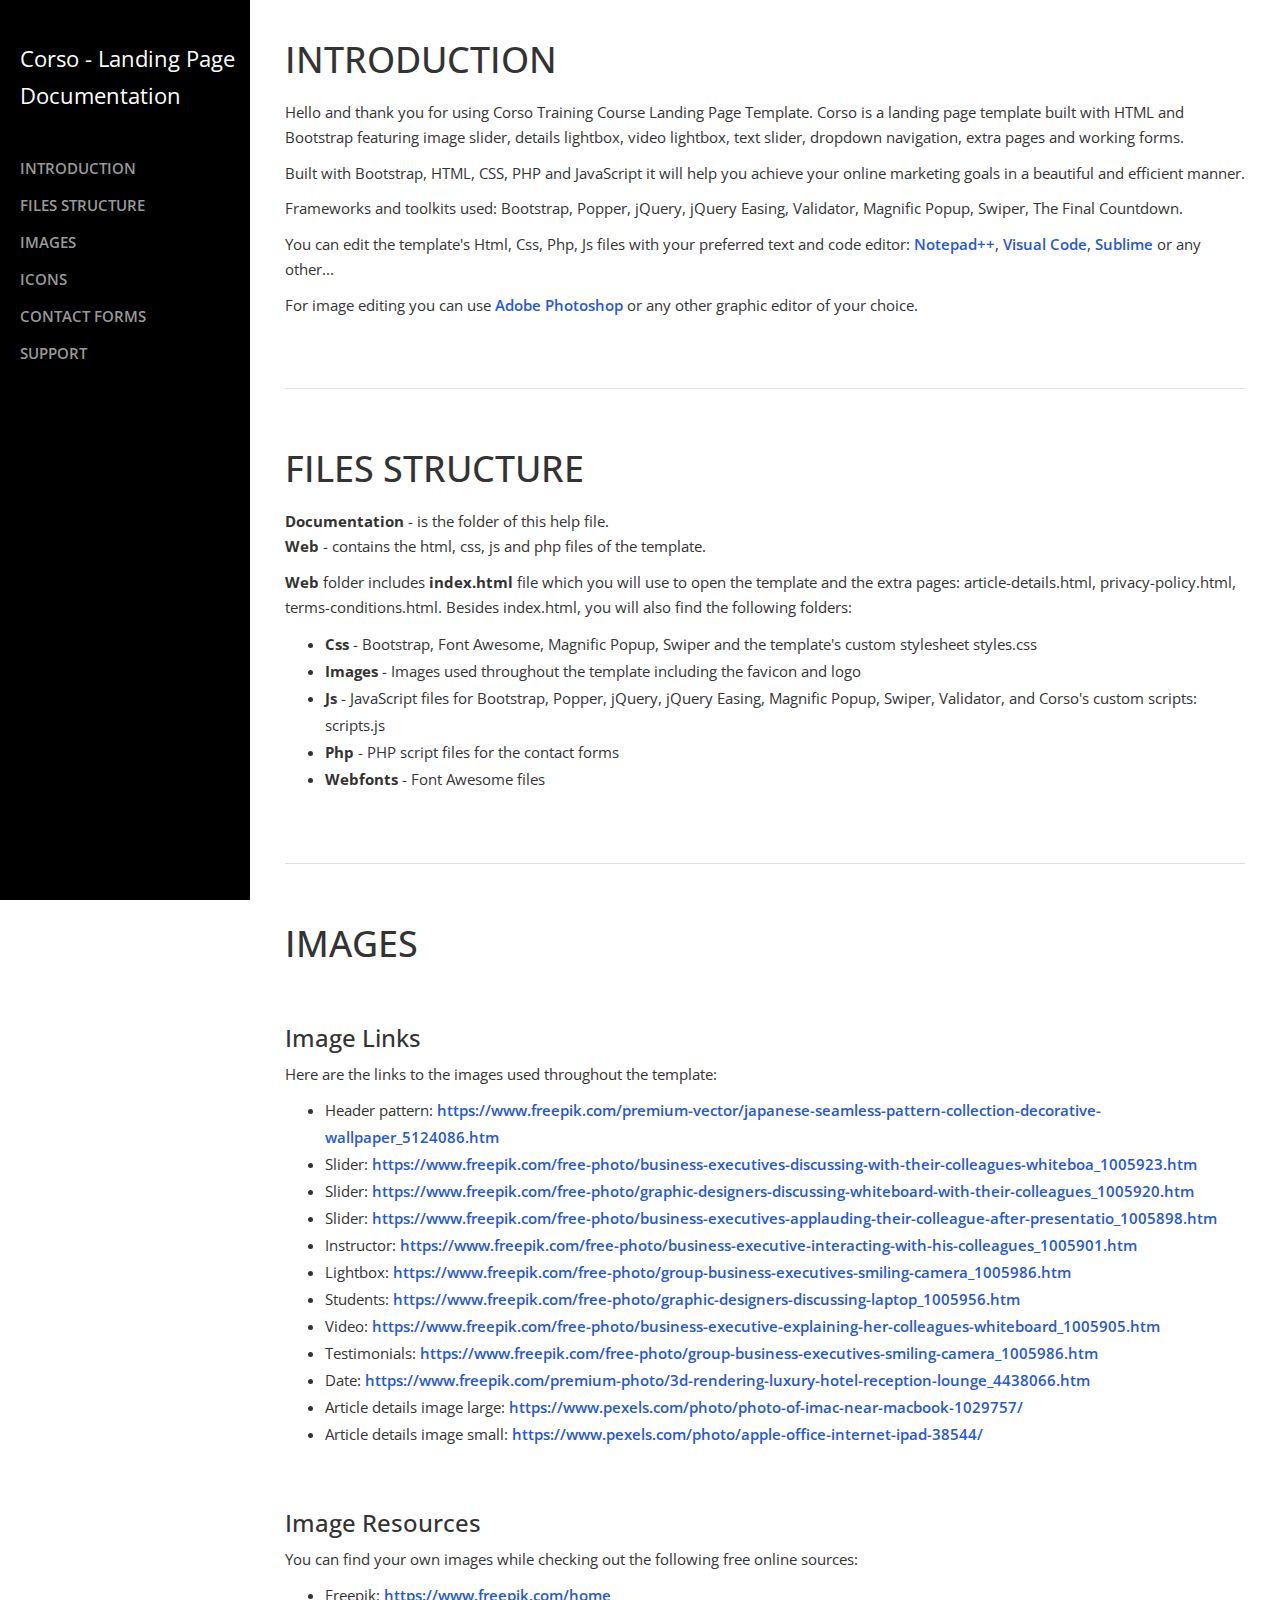
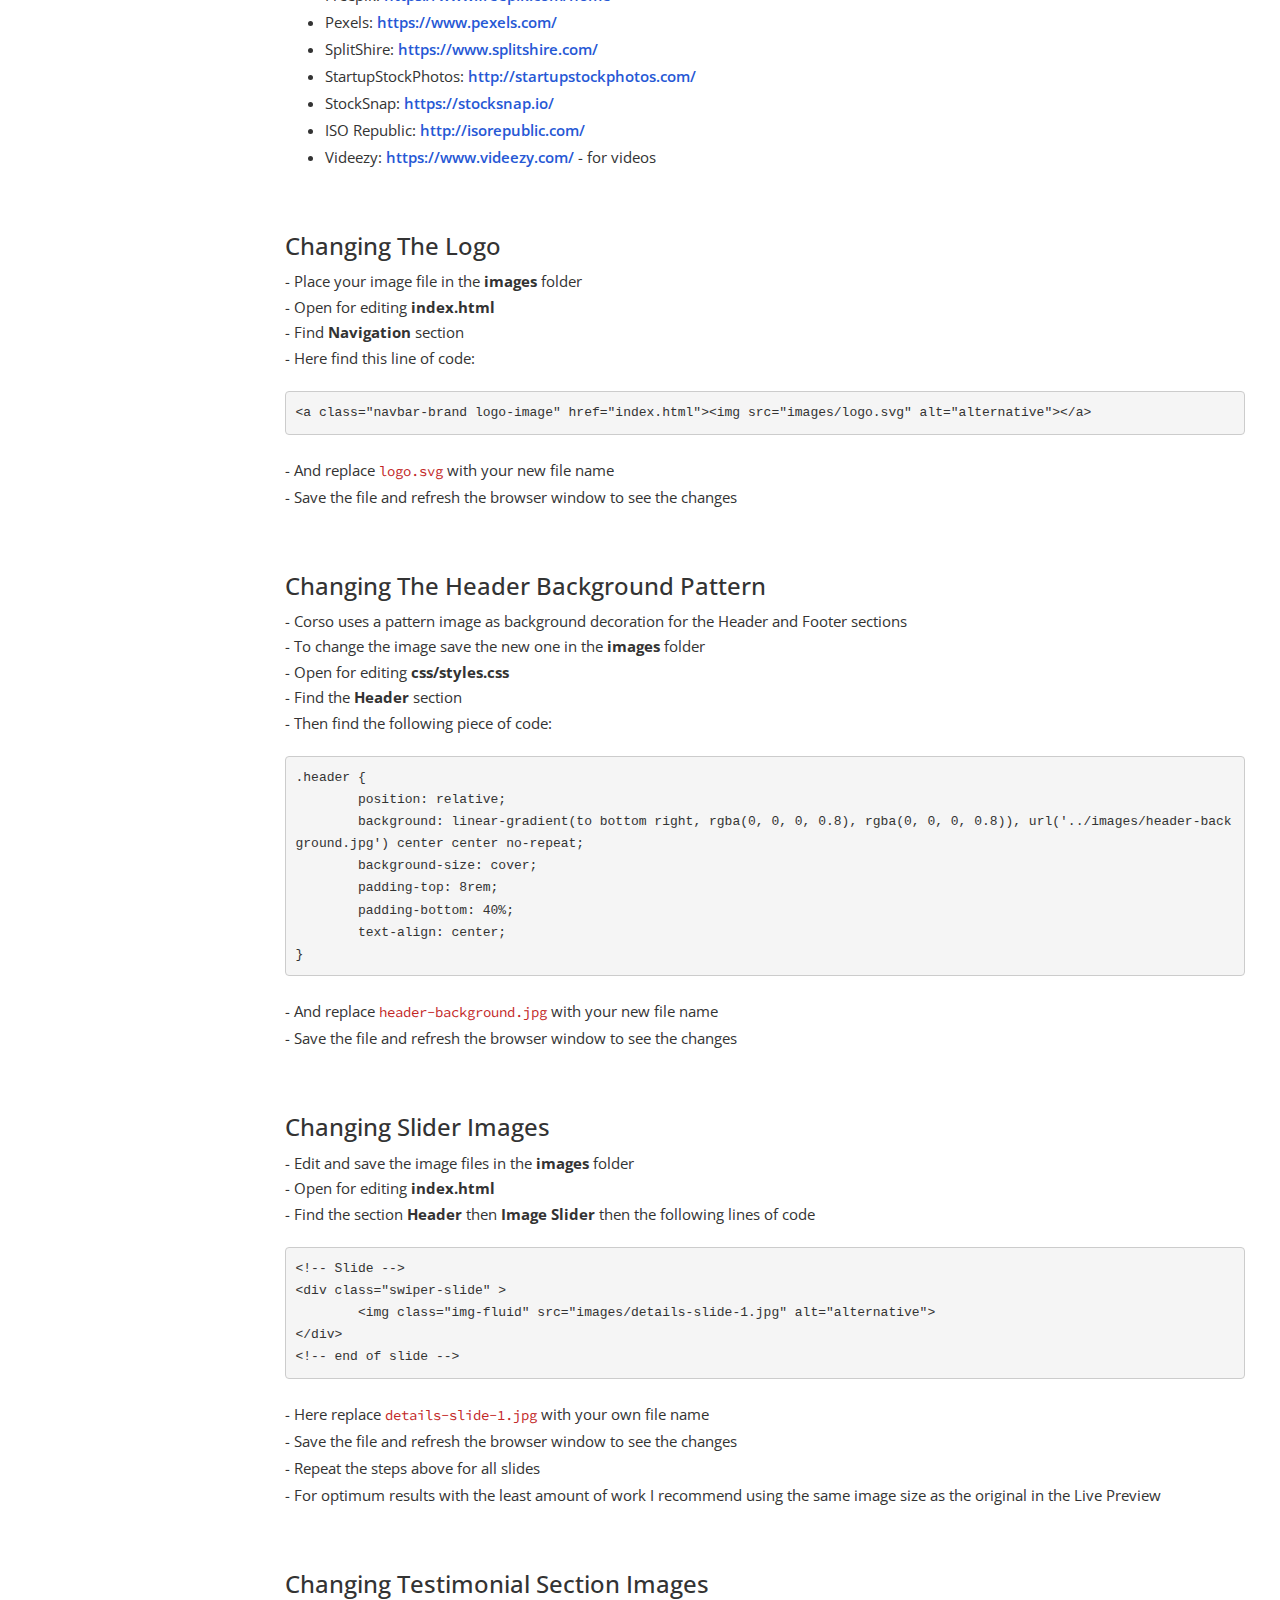
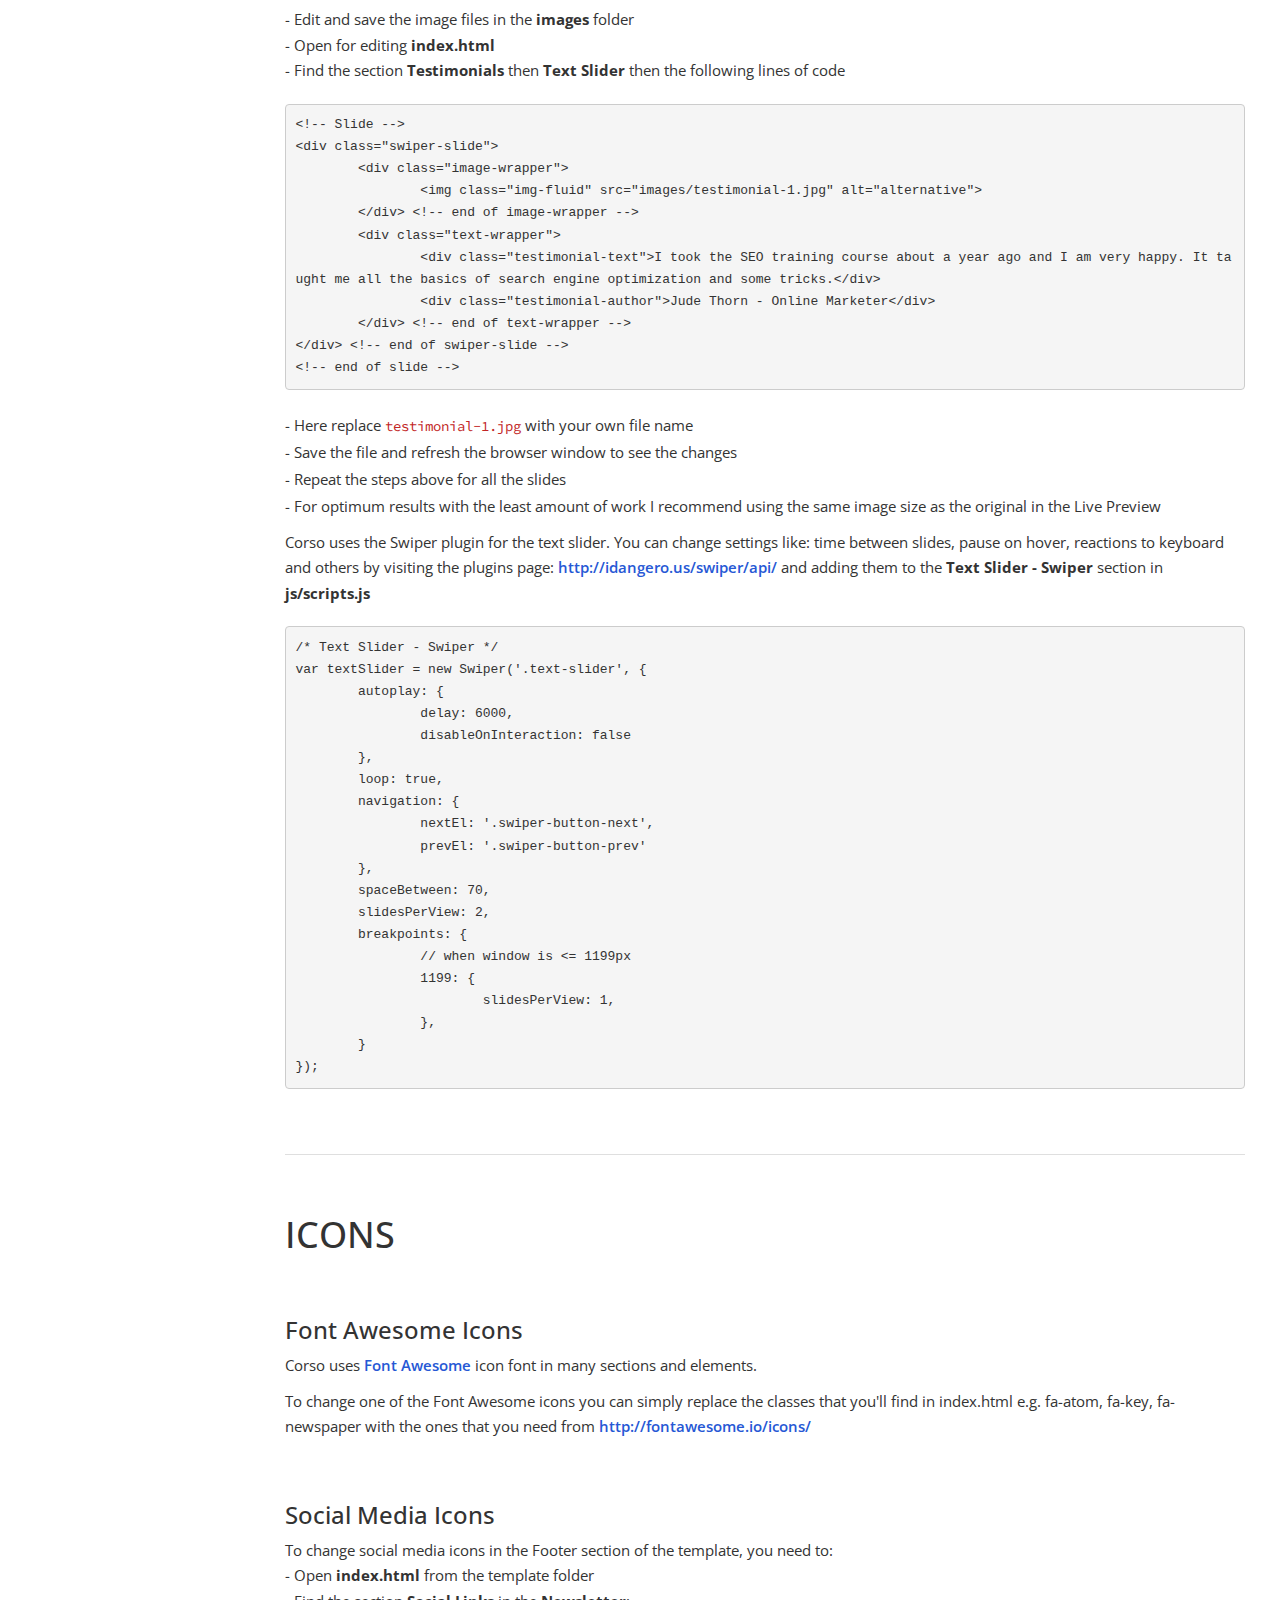
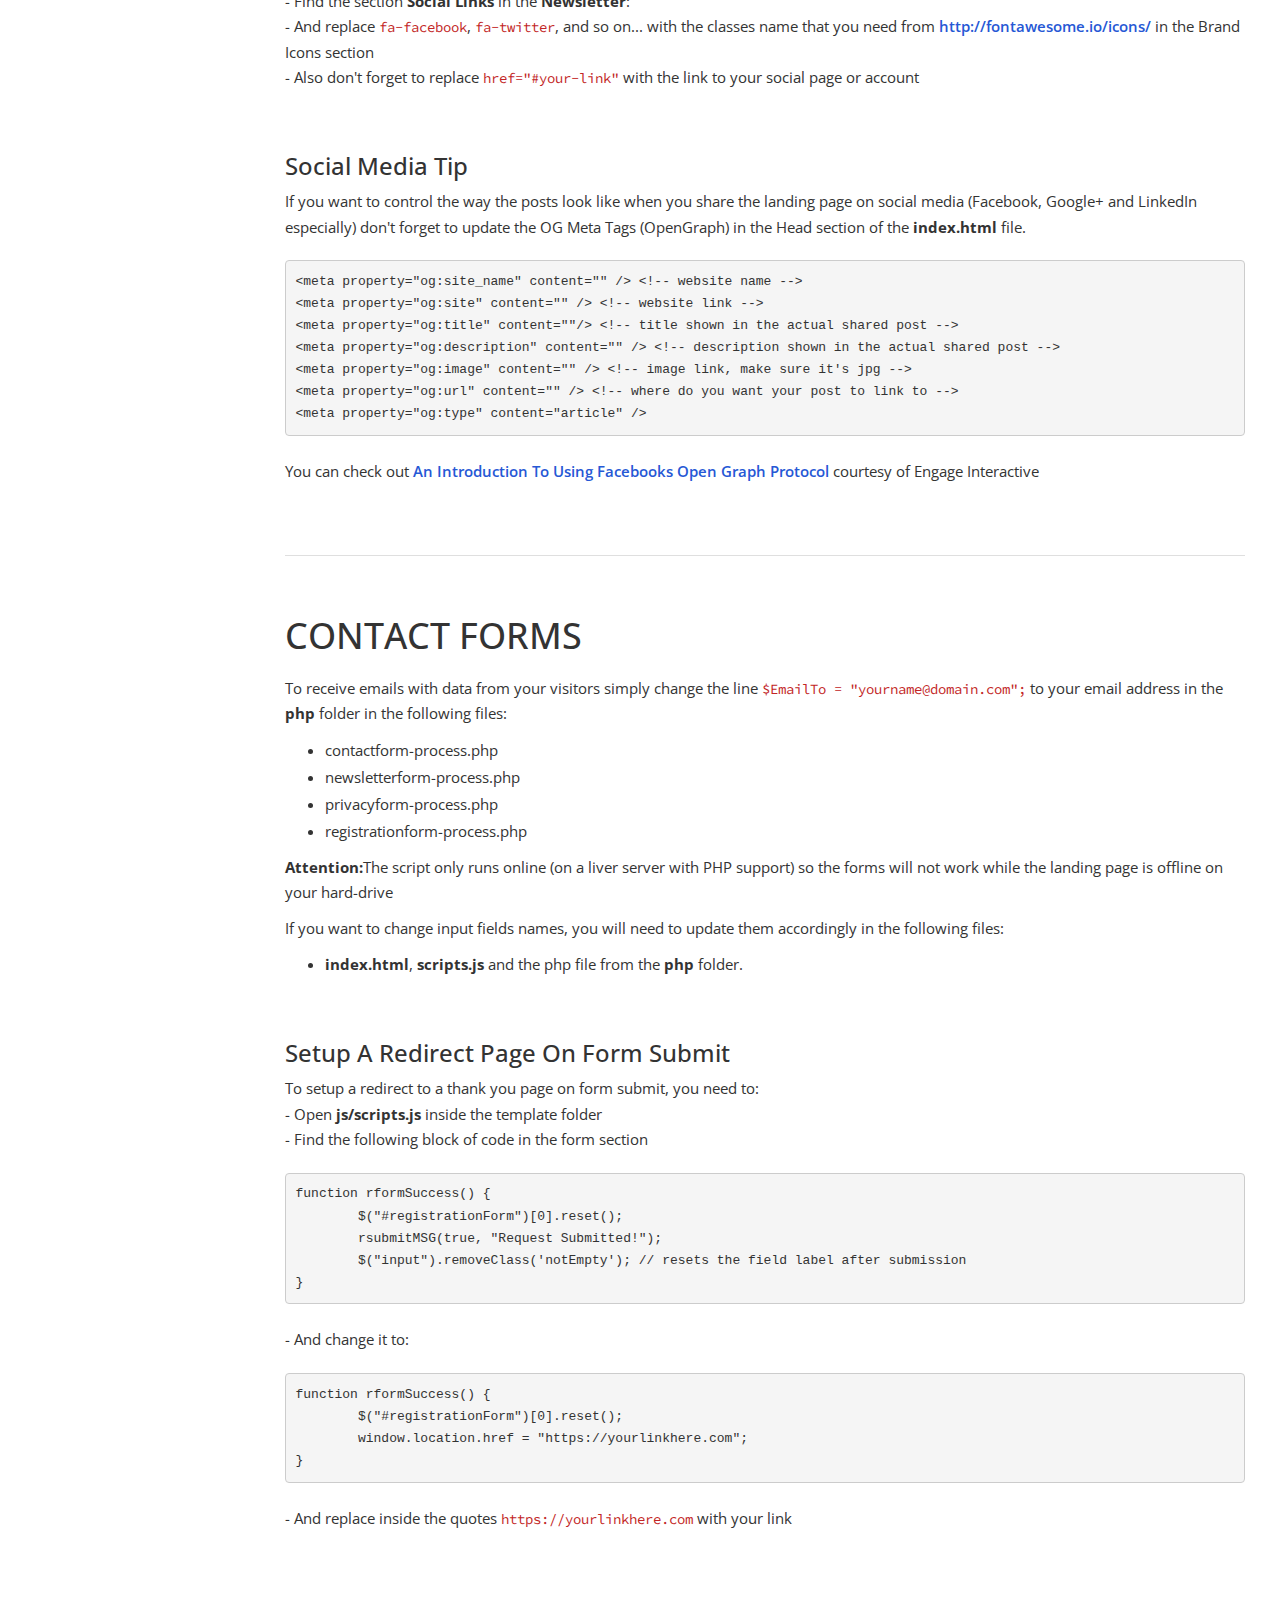
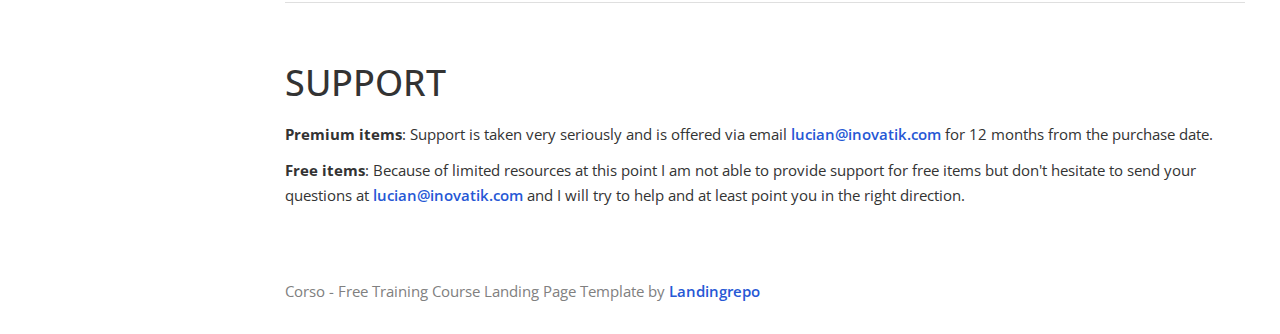
<file: Okul Kurs/documentation/index.html>
<!DOCTYPE html>
<html lang="en">
<head>

    <meta charset="utf-8">
    <meta http-equiv="X-UA-Compatible" content="IE=edge">
    <meta name="viewport" content="width=device-width, shrink-to-fit=no, initial-scale=1">
    <meta name="description" content="">
    <meta name="author" content="">
    <title>Documentation - Corso Training Course Landing Page Template</title>

    <!-- Styles -->
	<link href="https://fonts.googleapis.com/css?family=Source+Code+Pro:300,400,600" rel="stylesheet">
	<link href="https://fonts.googleapis.com/css?family=Open+Sans:300,400,600" rel="stylesheet">
    <link href="css/bootstrap.min.css" rel="stylesheet">
    <link href="css/styles.css" rel="stylesheet">

    <!-- HTML5 Shim and Respond.js IE8 support of HTML5 elements and media queries -->
    <!-- WARNING: Respond.js doesn't work if you view the page via file:// -->
    <!--[if lt IE 9]>
        <script src="https://oss.maxcdn.com/libs/html5shiv/3.7.0/html5shiv.js"></script>
        <script src="https://oss.maxcdn.com/libs/respond.js/1.4.2/respond.min.js"></script>
    <![endif]-->

</head>
<body>
    <div id="wrapper">

        <!-- Sidebar -->
        <div id="sidebar-wrapper">
			<p>Corso - Landing Page<br> Documentation</p>
            <ul class="sidebar-nav">
                <li class="sidebar-brand">
                </li>
                <li>
                    <a href="#introduction">INTRODUCTION</a>
                </li>
                <li>
                    <a href="#files">FILES STRUCTURE</a>
				</li>
				<li>
                    <a href="#images">IMAGES</a>
                </li>
                <li>
                    <a href="#icons">ICONS</a>
				</li>
				<li>
                    <a href="#forms">CONTACT FORMS</a>
                </li>
				<li>
                    <a href="#support">SUPPORT</a>
                </li>
            </ul>
        </div>
        <!-- end of sidebar wrapper -->


        <!-- Page Content -->
        <div id="page-content-wrapper">
            <div class="container-fluid">
                <div class="row">
                    <div id="introduction" class="col-lg-12">
                        <h1>INTRODUCTION</h1>
                        <p>Hello and thank you for using Corso Training Course Landing Page Template. Corso is a landing page template built with HTML and Bootstrap featuring image slider, details lightbox, video lightbox, text slider, dropdown navigation, extra pages and working forms.</p>
						<p>Built with Bootstrap, HTML, CSS, PHP and JavaScript it will help you achieve your online marketing goals in a beautiful and efficient manner.</p>
						<p>Frameworks and toolkits used: Bootstrap, Popper, jQuery, jQuery Easing, Validator, Magnific Popup, Swiper, The Final Countdown.</p>
						<p>You can edit the template's Html, Css, Php, Js files with your preferred text and code editor: <a href="https://notepad-plus-plus.org/">Notepad++</a>, <a href="https://code.visualstudio.com/">Visual Code</a>, <a href="https://www.sublimetext.com/">Sublime</a> or any other...</p>
						<p>For image editing you can use <a href="http://www.adobe.com/products/photoshop.html">Adobe Photoshop</a> or any other graphic editor of your choice.</p>
					</div> <!-- end of introduction -->
					
					
					<div class="col-lg-12"><hr></div> <!-- gray separator line -->
					
					
					<div id="files" class="col-lg-12">
                        <h1>FILES STRUCTURE</h1>
						<p>
							<b>Documentation</b> - is the folder of this help file.
							<br><b>Web</b> - contains the html, css, js and php files of the template.
						</p>
						<p><b>Web</b> folder includes <b>index.html</b> file which you will use to open the template and the extra pages: article-details.html, privacy-policy.html, terms-conditions.html. Besides index.html, you will also find the following folders:
							<ul>
								<li><b>Css</b> - Bootstrap, Font Awesome, Magnific Popup, Swiper and the template's custom stylesheet styles.css</li>
								<li><b>Images</b> - Images used throughout the template including the favicon and logo</li>
								<li><b>Js</b> - JavaScript files for Bootstrap, Popper, jQuery, jQuery Easing, Magnific Popup, Swiper, Validator, and Corso's custom scripts: scripts.js</li>
								<li><b>Php</b> - PHP script files for the contact forms</li>
								<li><b>Webfonts</b> - Font Awesome files</li>
							</ul>
						</p>
					</div> <!-- end of files structure -->


					<div class="col-lg-12"><hr></div> <!-- gray separator line -->


					<div id="images" class="col-lg-12">
						<h1>IMAGES</h1>
						<h3>Image Links</h3>
						<p>Here are the links to the images used throughout the template:
							<ul>
								<li>Header pattern: <a href="https://www.freepik.com/premium-vector/japanese-seamless-pattern-collection-decorative-wallpaper_5124086.htm">https://www.freepik.com/premium-vector/japanese-seamless-pattern-collection-decorative-wallpaper_5124086.htm</a></li>
								<li>Slider: <a href="https://www.freepik.com/free-photo/business-executives-discussing-with-their-colleagues-whiteboa_1005923.htm">https://www.freepik.com/free-photo/business-executives-discussing-with-their-colleagues-whiteboa_1005923.htm</a></li>
								<li>Slider: <a href="https://www.freepik.com/free-photo/graphic-designers-discussing-whiteboard-with-their-colleagues_1005920.htm">https://www.freepik.com/free-photo/graphic-designers-discussing-whiteboard-with-their-colleagues_1005920.htm</a></li>
								<li>Slider: <a href="https://www.freepik.com/free-photo/business-executives-applauding-their-colleague-after-presentatio_1005898.htm">https://www.freepik.com/free-photo/business-executives-applauding-their-colleague-after-presentatio_1005898.htm</a></li>
								<li>Instructor: <a href="https://www.freepik.com/free-photo/business-executive-interacting-with-his-colleagues_1005901.htm">https://www.freepik.com/free-photo/business-executive-interacting-with-his-colleagues_1005901.htm</a></li>
								<li>Lightbox: <a href="https://www.freepik.com/free-photo/group-business-executives-smiling-camera_1005986.htm">https://www.freepik.com/free-photo/group-business-executives-smiling-camera_1005986.htm</a></li>
								<li>Students: <a href="https://www.freepik.com/free-photo/graphic-designers-discussing-laptop_1005956.htm">https://www.freepik.com/free-photo/graphic-designers-discussing-laptop_1005956.htm</a></li>
								<li>Video: <a href="https://www.freepik.com/free-photo/business-executive-explaining-her-colleagues-whiteboard_1005905.htm">https://www.freepik.com/free-photo/business-executive-explaining-her-colleagues-whiteboard_1005905.htm</a></li>
								<li>Testimonials: <a href="https://www.freepik.com/free-photo/group-business-executives-smiling-camera_1005986.htm">https://www.freepik.com/free-photo/group-business-executives-smiling-camera_1005986.htm</a></li>
								<li>Date: <a href="https://www.freepik.com/premium-photo/3d-rendering-luxury-hotel-reception-lounge_4438066.htm">https://www.freepik.com/premium-photo/3d-rendering-luxury-hotel-reception-lounge_4438066.htm</a></li>
								<li>Article details image large: <a href="https://www.pexels.com/photo/photo-of-imac-near-macbook-1029757/">https://www.pexels.com/photo/photo-of-imac-near-macbook-1029757/</a></li>
								<li>Article details image small: <a href="https://www.pexels.com/photo/apple-office-internet-ipad-38544/">https://www.pexels.com/photo/apple-office-internet-ipad-38544/</a></li>
							</ul>
						</p>
						
						<h3>Image Resources</h3>
						<p>You can find your own images while checking out the following free online sources:
							<ul>
								<li>Freepik: <a href="https://www.pexels.com/">https://www.freepik.com/home</a></li>
								<li>Pexels: <a href="https://www.pexels.com/">https://www.pexels.com/</a></li>
								<li>SplitShire: <a href="https://www.splitshire.com/">https://www.splitshire.com/</a></li>
								<li>StartupStockPhotos: <a href="http://startupstockphotos.com/">http://startupstockphotos.com/</a></li>
								<li>StockSnap: <a href="https://stocksnap.io/">https://stocksnap.io/</a></li>
								<li>ISO Republic: <a href="http://isorepublic.com/">http://isorepublic.com/</a></li>
								<li>Videezy: <a href="https://www.videezy.com/">https://www.videezy.com/</a> - for videos</li>
							</ul>
						</p>

						<h3>Changing The Logo</h3>
						<p>
							- Place your image file in the <b>images</b> folder
							<br>- Open for editing <b>index.html</b>
							<br>- Find <b>Navigation</b> section
							<br>- Here find this line of code:
<pre class="code-format">
&lt;a class=&quot;navbar-brand logo-image&quot; href=&quot;index.html&quot;&gt;&lt;img src=&quot;images/logo.svg&quot; alt=&quot;alternative&quot;&gt;&lt;/a&gt; 
</pre>							
							<br>- And replace <span class="code">logo.svg</span> with your new file name
							<br>- Save the file and refresh the browser window to see the changes
						</p>
						
						<h3>Changing The Header Background Pattern</h3>
						<p>
							- Corso uses a pattern image as background decoration for the Header and Footer sections
							<br>- To change the image save the new one in the <b>images</b> folder
							<br>- Open for editing <b>css/styles.css</b>
							<br>- Find the <b>Header</b> section
							<br>- Then find the following piece of code:
<pre class="code-format">
.header {
	position: relative;
	background: linear-gradient(to bottom right, rgba(0, 0, 0, 0.8), rgba(0, 0, 0, 0.8)), url('../images/header-background.jpg') center center no-repeat;
	background-size: cover;
	padding-top: 8rem;
	padding-bottom: 40%;
	text-align: center;
}
</pre>						
							<br>- And replace <span class="code">header-background.jpg</span> with your new file name
							<br>- Save the file and refresh the browser window to see the changes
						</p>

						<h3>Changing Slider Images</h3>
						<p>
							- Edit and save the image files in the <b>images</b> folder
							<br>- Open for editing <b>index.html</b>
							<br>- Find the section <b>Header</b> then <b>Image Slider</b> then the following lines of code
<pre class="code-format">
&lt;!-- Slide --&gt;
&lt;div class=&quot;swiper-slide&quot; &gt;
	&lt;img class=&quot;img-fluid&quot; src=&quot;images/details-slide-1.jpg&quot; alt=&quot;alternative&quot;&gt;
&lt;/div&gt;
&lt;!-- end of slide --&gt;
</pre>							
							<br>- Here replace <span class="code">details-slide-1.jpg</span> with your own file name
							<br>- Save the file and refresh the browser window to see the changes
							<br>- Repeat the steps above for all slides
							<br>- For optimum results with the least amount of work I recommend using the same image size as the original in the Live Preview
						</p>

						<h3>Changing Testimonial Section Images</h3>
						<p>
							- Edit and save the image files in the <b>images</b> folder
							<br>- Open for editing <b>index.html</b>
							<br>- Find the section <b>Testimonials</b> then <b>Text Slider</b> then the following lines of code
<pre class="code-format">
&lt;!-- Slide --&gt;
&lt;div class=&quot;swiper-slide&quot;&gt;
	&lt;div class=&quot;image-wrapper&quot;&gt;
		&lt;img class=&quot;img-fluid&quot; src=&quot;images/testimonial-1.jpg&quot; alt=&quot;alternative&quot;&gt;
	&lt;/div&gt; &lt;!-- end of image-wrapper --&gt;
	&lt;div class=&quot;text-wrapper&quot;&gt;
		&lt;div class=&quot;testimonial-text&quot;&gt;I took the SEO training course about a year ago and I am very happy. It taught me all the basics of search engine optimization and some tricks.&lt;/div&gt;
		&lt;div class=&quot;testimonial-author&quot;&gt;Jude Thorn - Online Marketer&lt;/div&gt;
	&lt;/div&gt; &lt;!-- end of text-wrapper --&gt;
&lt;/div&gt; &lt;!-- end of swiper-slide --&gt;
&lt;!-- end of slide --&gt;
</pre>							
							<br>- Here replace <span class="code">testimonial-1.jpg</span> with your own file name
							<br>- Save the file and refresh the browser window to see the changes
							<br>- Repeat the steps above for all the slides
							<br>- For optimum results with the least amount of work I recommend using the same image size as the original in the Live Preview
						</p>
						<p>
							Corso uses the Swiper plugin for the text slider. You can change settings like: time between slides, pause on hover, reactions to keyboard and others by visiting the plugins page: <a href="http://idangero.us/swiper/api/">http://idangero.us/swiper/api/</a> and adding them to the <b>Text Slider - Swiper</b> section in <b>js/scripts.js</b>
<pre class="code-format">
/* Text Slider - Swiper */
var textSlider = new Swiper('.text-slider', {
	autoplay: {
		delay: 6000,
		disableOnInteraction: false
	},
	loop: true,
	navigation: {
		nextEl: '.swiper-button-next',
		prevEl: '.swiper-button-prev'
	},
	spaceBetween: 70,
	slidesPerView: 2,
	breakpoints: {
		// when window is <= 1199px
		1199: {
			slidesPerView: 1,
		},
	}
});
</pre>
						</p>
					</div> <!-- end of images -->


					<div class="col-lg-12"><hr></div> <!-- gray separator line -->
					
					
					<div id="icons" class="col-lg-12">
                        <h1>ICONS</h1>
						<h3>Font Awesome Icons</h3>
						<p>Corso uses <a href="http://fontawesome.io/">Font Awesome</a> icon font in many sections and elements.
						<p>To change one of the Font Awesome icons you can simply replace the classes that you'll find in index.html e.g. fa-atom, fa-key, fa-newspaper with the ones that you need from <a href="http://fontawesome.io/icons/">http://fontawesome.io/icons/</a></p>

						<h3>Social Media Icons</h3>
						<p>To change social media icons in the Footer section of the template, you need to: 
							<br>- Open <b>index.html</b> from the template folder
							<br>- Find the section <b>Social Links</b> in the <b>Newsletter</b>:
							<br>- And replace <span class="code">fa-facebook</span>, <span class="code">fa-twitter</span>, and so on... with the classes name that you need from <a href="http://fontawesome.io/icons/">http://fontawesome.io/icons/</a> in the Brand Icons section
							<br>- Also don't forget to replace <span class="code">href="#your-link"</span> with the link to your social page or account
						</p>

						<h3>Social Media Tip</h3>
						<p>If you want to control the way the posts look like when you share the landing page on social media (Facebook, Google+ and LinkedIn especially) don't forget to update the OG Meta Tags (OpenGraph) in the Head section of the <b>index.html</b> file.
<pre class="code-format">
&lt;meta property="og:site_name" content="" /&gt; &lt;!-- website name --&gt;
&lt;meta property="og:site" content="" /&gt; &lt;!-- website link --&gt;
&lt;meta property="og:title" content=""/&gt; &lt;!-- title shown in the actual shared post --&gt;
&lt;meta property="og:description" content="" /&gt; &lt;!-- description shown in the actual shared post --&gt;
&lt;meta property="og:image" content="" /&gt; &lt;!-- image link, make sure it's jpg --&gt;
&lt;meta property="og:url" content="" /&gt; &lt;!-- where do you want your post to link to --&gt;
&lt;meta property="og:type" content="article" /&gt;
</pre>
						<br>You can check out <a href="http://engageinteractive.co.uk/blog/an-introduction-to-using-facebooks-open-graph-protocol">An Introduction To Using Facebooks Open Graph Protocol</a> courtesy of Engage Interactive</p>
                    </div> <!-- end of icons -->
					

					<div class="col-lg-12"><hr></div> <!-- gray separator line -->
					

					<div id="forms" class="col-lg-12">
                        <h1>CONTACT FORMS</h1>
                        <p>To receive emails with data from your visitors simply change the line <span class="code">$EmailTo = "yourname@domain.com";</span> to your email address in the <b>php</b> folder in the following files:</p>
						<ul>
							<li>contactform-process.php</li>
							<li>newsletterform-process.php</li>
							<li>privacyform-process.php</li>
							<li>registrationform-process.php</li>
						</ul>
						<p><b>Attention:</b>The script only runs online (on a liver server with PHP support) so the forms will not work while the landing page is offline on your hard-drive</p>
						<p>If you want to change input fields names, you will need to update them accordingly in the following files:</p>
						<ul>
							<li><b>index.html</b>, <b>scripts.js</b> and the php file from the <b>php</b> folder.</li>
						</ul>

						<h3>Setup A Redirect Page On Form Submit</h3>
						<p>
							To setup a redirect to a thank you page on form submit, you need to: 
							<br>- Open <b>js/scripts.js</b> inside the template folder
							<br>- Find the following block of code in the form section 
<pre class="code-format">
function rformSuccess() {
	$("#registrationForm")[0].reset();
	rsubmitMSG(true, "Request Submitted!");
	$("input").removeClass('notEmpty'); // resets the field label after submission
}
</pre>
							<br>- And change it to:
<pre class="code-format">
function rformSuccess() {
	$("#registrationForm")[0].reset();
	window.location.href = "https://yourlinkhere.com";
}
</pre>
							<br>- And replace inside the quotes <span class="code">https://yourlinkhere.com</span> with your link
						</p>
					</div> <!-- end of contact form and privacy policy form -->
						
					
					<div class="col-lg-12"><hr></div> <!-- gray separator line -->

					
					<div id="support" class="col-lg-12">
						<h1>SUPPORT</h1>
						<p><b>Premium items</b>: Support is taken very seriously and is offered via email <a href="mailto:lucian@inovatik.com">lucian@inovatik.com</a> for 12 months from the purchase date.</p>
						<p><b>Free items</b>: Because of limited resources at this point I am not able to provide support for free items but don't hesitate to send your questions at <a href="mailto:lucian@inovatik.com">lucian@inovatik.com</a> and I will try to help and at least point you in the right direction.</p>
					</div> <!-- end of support -->
										
					<div class="col-lg-12">
						<p class="footer">Corso - Free Training Course Landing Page Template by <a href="https://landingrepo.com">Landingrepo</a></p>
					</div>
                </div>
            </div>
        </div> <!-- end of page content wrapper -->
    </div> <!-- end of wrapper -->
    

    <!-- Scripts Libraries -->
    <script src="js/jquery.js" type="text/javascript"></script>
    <script src="js/bootstrap.min.js" type="text/javascript"></script>

	
	<!-- Custom Scripts -->
    <script>
    <!-- Menu Toggle Script -->
	$("#menu-toggle").click(function(e) {
        e.preventDefault();
        $("#wrapper").toggleClass("toggled");
    });
	
	/* Smooth Scrolling To Anchors  */
		$(function() {
			$('a[href*="#"]:not([data-toggle="tab"])').click(function() {
				if (location.pathname.replace(/^\//,'') == this.pathname.replace(/^\//,'') && location.hostname == this.hostname) {
					var target = $(this.hash);
					target = target.length ? target : $('[name=' + this.hash.slice(1) +']');
					if (target.length) {
						$('html, body').animate({
							scrollTop: target.offset().top
						}, 700);
						return false;
					}
				}
			});
		});
	</script>

</body>
</html>
</file>
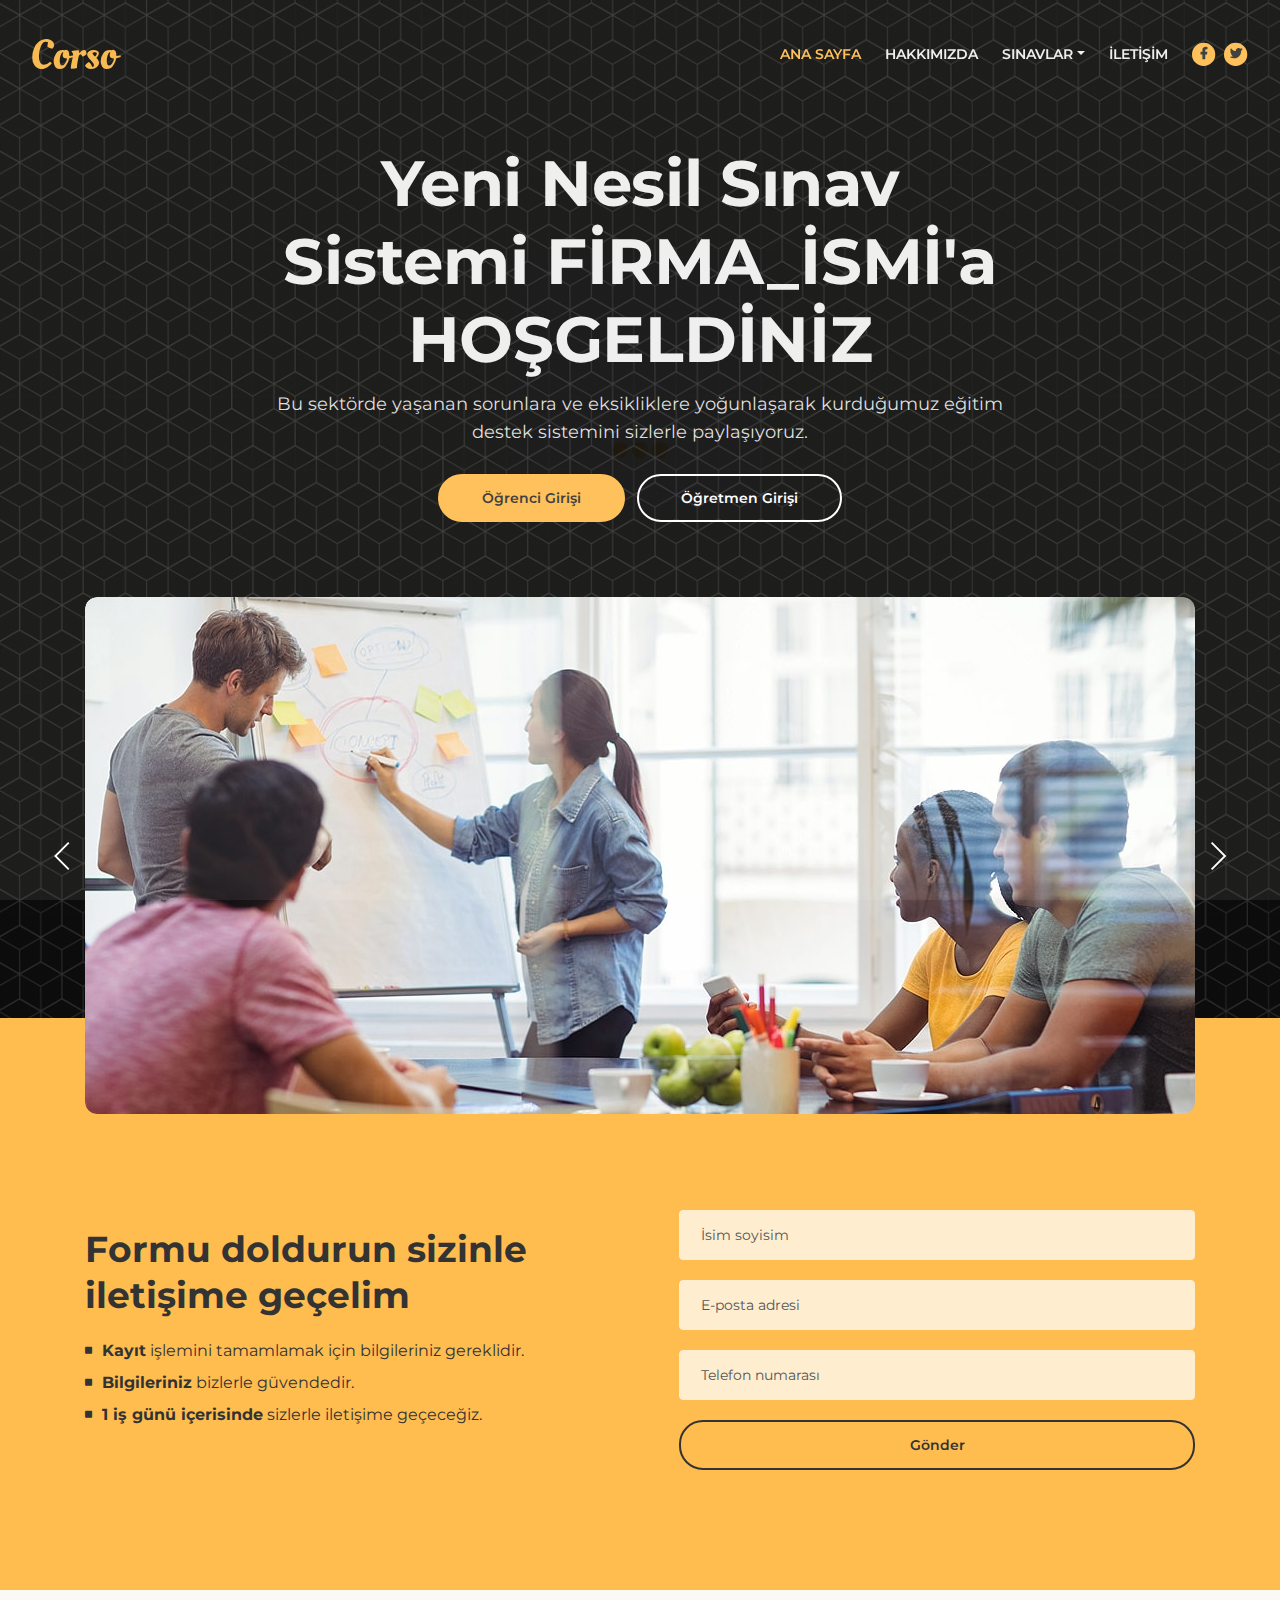
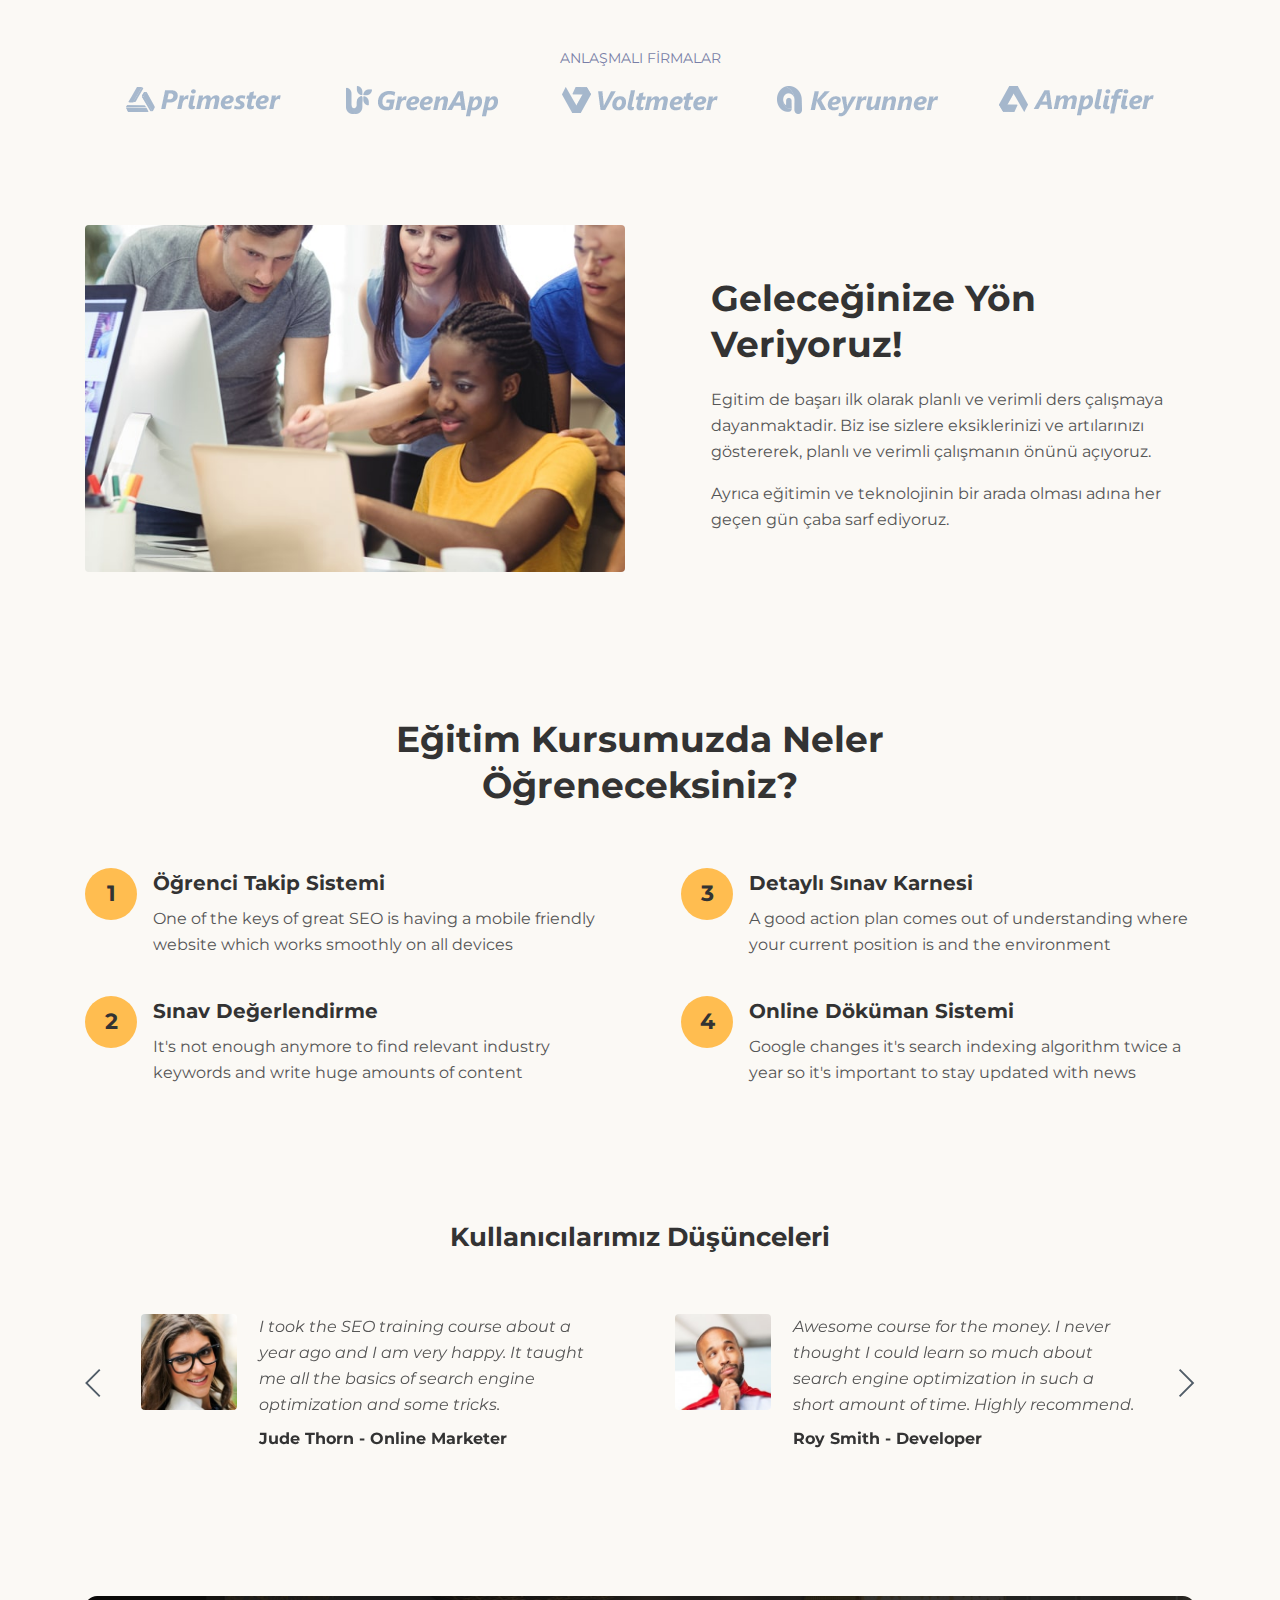
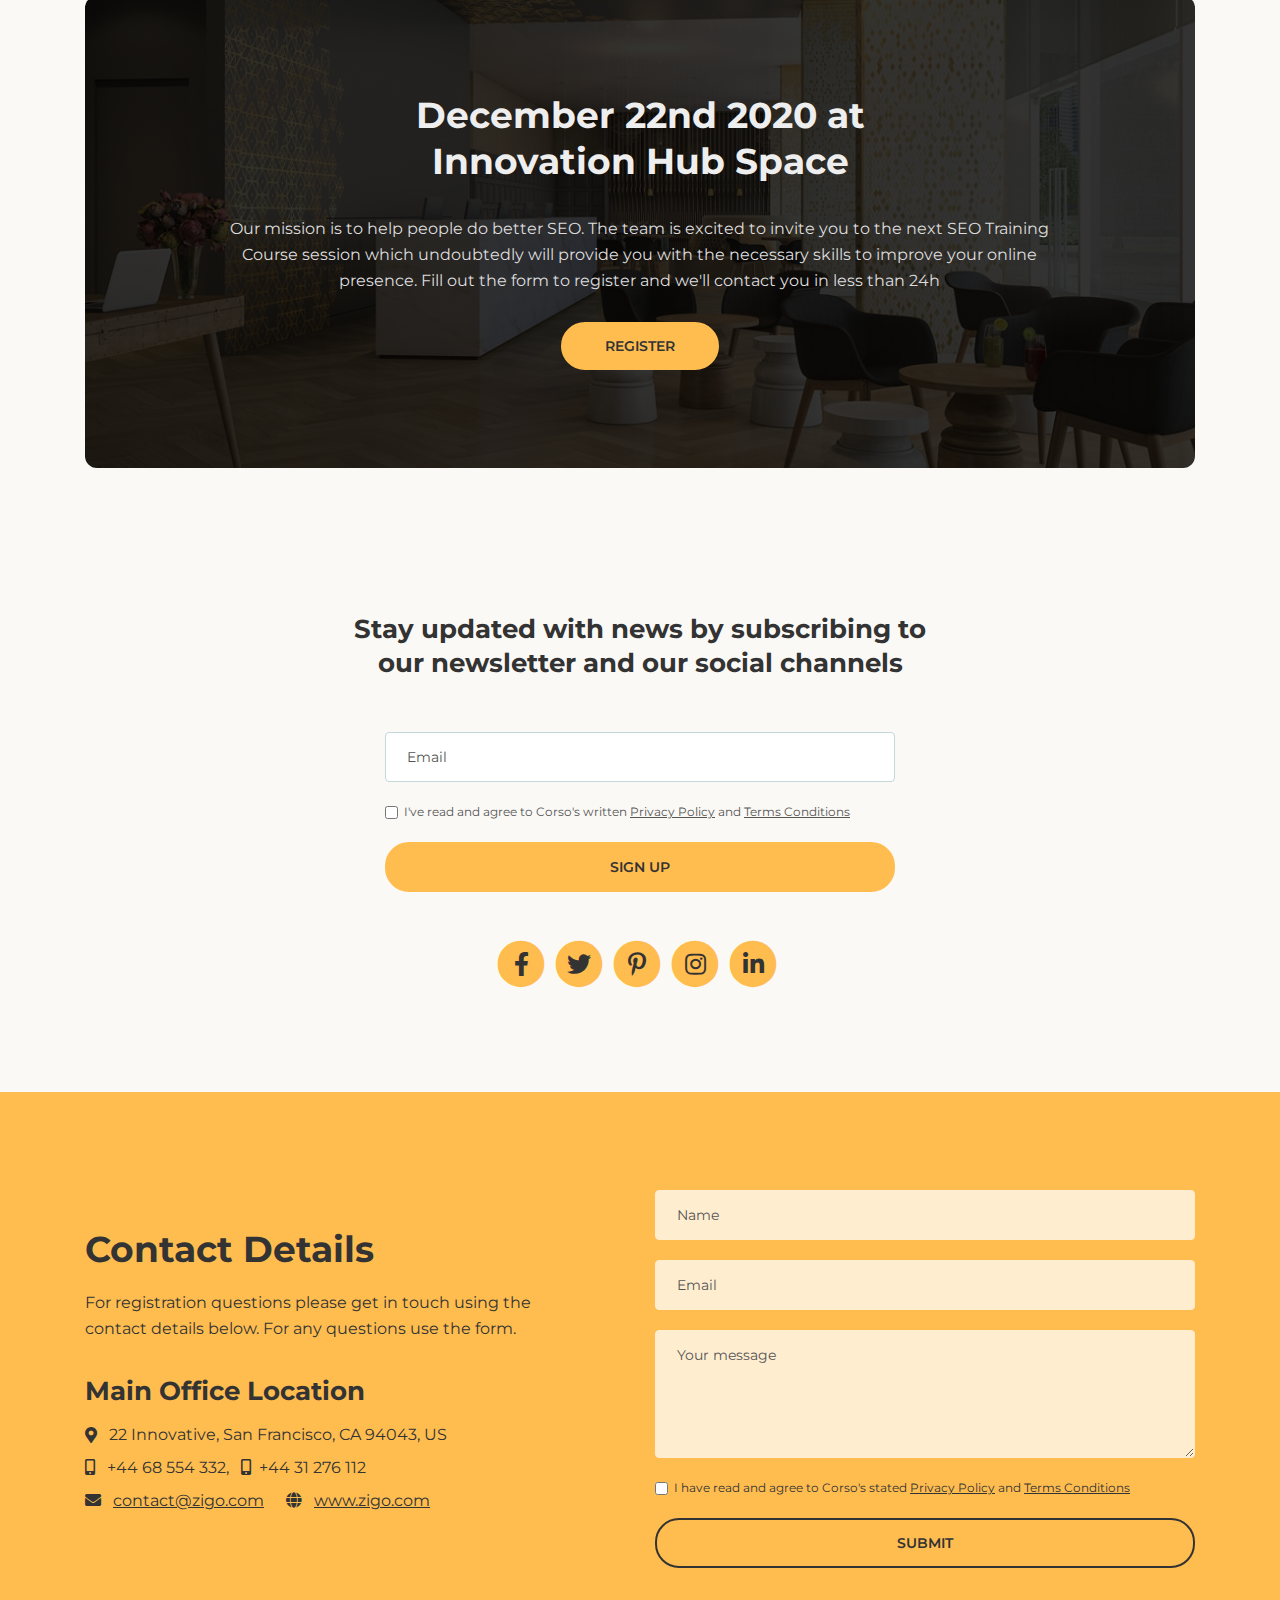
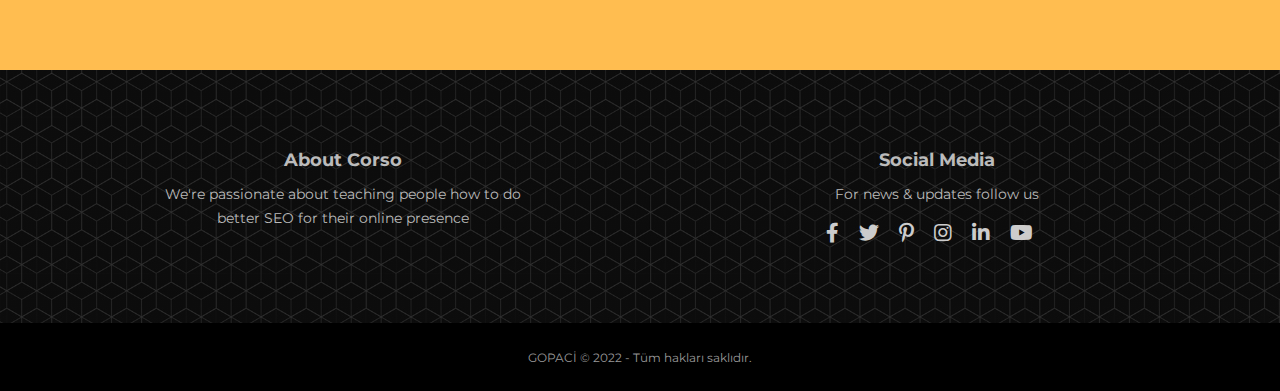
<file: Okul Kurs/web/index.html>
<!DOCTYPE html>
<html lang="en">
<head>
    <meta charset="utf-8">
    <meta name="viewport" content="width=device-width, initial-scale=1, shrink-to-fit=no">
    
    <!-- SEO Meta Tags -->
    <meta name="description" content="Landing page template built with HTML and Bootstrap 4 for presenting training courses, classes, workshops and for convincing visitors to register using the form.">
    <meta name="author" content="Inovatik">

	<meta property="og:site_name" content="" />
	<meta property="og:site" content="" />
	<meta property="og:title" content=""/>
	<meta property="og:description" content="" />
	<meta property="og:image" content="" />
	<meta property="og:url" content="" />
	<meta property="og:type" content="article" />
    <title>Firmaİsmi</title>
    
    <!-- Styles -->
    <link href="https://fonts.googleapis.com/css?family=Montserrat:400,400i,600,700,700i&display=swap" rel="stylesheet">
    <link href="css/bootstrap.css" rel="stylesheet">
    <link href="css/fontawesome-all.css" rel="stylesheet">
    <link href="css/swiper.css" rel="stylesheet">
	<link href="css/magnific-popup.css" rel="stylesheet">
	<link href="css/styles.css" rel="stylesheet">
	<!-- Favicon  -->
    <link rel="icon" href="images/favicon.png">
</head>
<body data-spy="scroll" data-target=".fixed-top">

    <!-- Preloader -->
	<div class="spinner-wrapper">
        <div class="spinner">
            <div class="bounce1"></div>
            <div class="bounce2"></div>
            <div class="bounce3"></div>
        </div>
    </div>
    <!-- end of preloader -->
    
    <nav class="navbar navbar-expand-lg navbar-dark navbar-custom fixed-top">
        <a class="navbar-brand logo-image" href="index.html"><img src="images/logo.svg" alt="alternative"></a> 
        
        <!-- Mobile Menu Toggle Button -->
        <button class="navbar-toggler" type="button" data-toggle="collapse" data-target="#navbarsExampleDefault" aria-controls="navbarsExampleDefault" aria-expanded="false" aria-label="Toggle navigation">
            <span class="navbar-toggler-awesome fas fa-bars"></span>
            <span class="navbar-toggler-awesome fas fa-times"></span>
        </button>
        <!-- end of mobile menu toggle button -->

        <div class="collapse navbar-collapse" id="navbarsExampleDefault">
            <ul class="navbar-nav ml-auto">
                <li class="nav-item">
                    <a class="nav-link page-scroll" href="#header">ANA SAYFA <span class="sr-only">(current)</span></a>
                </li>
                <li class="nav-item">
                    <a class="nav-link page-scroll" href="#instructor">HAKKIMIZDA</a>
                </li>
                <li class="nav-item dropdown">
                    <a class="nav-link dropdown-toggle page-scroll" href="#date" id="navbarDropdown" role="button" aria-haspopup="true" aria-expanded="false">SINAVLAR</a>
                    <div class="dropdown-menu" aria-labelledby="navbarDropdown">
                        <a class="dropdown-item" href="article-details.html"><span class="item-text">ÜNİVERSİTE HAZIRLIK</span></a>
                        <div class="dropdown-divider"></div>
                        <a class="dropdown-item" href="terms-conditions.html"><span class="item-text">İNGİLİZCE</span></a>
                        <div class="dropdown-divider"></div>
                        <a class="dropdown-item" href="privacy-policy.html"><span class="item-text">IQ TESTİ</span></a>
                    </div>
                </li>
                <li class="nav-item">
                    <a class="nav-link page-scroll" href="#contact">İLETİŞİM</a>
                </li>
            </ul>
            <span class="nav-item social-icons">
                <span class="fa-stack">
                    <a href="https://www.facebook.com/" target="_blank">
                        <i class="fas fa-circle fa-stack-2x"></i>
                        <i class="fab fa-facebook-f fa-stack-1x"></i>
                    </a>
                </span>
                <span class="fa-stack">
                    <a href="https://twitter.com/">
                        <i class="fas fa-circle fa-stack-2x"></i>
                        <i class="fab fa-twitter fa-stack-1x"></i>
                    </a>
                </span>
            </span>
        </div>
    </nav>
    <!-- end of navigation -->

    <!-- Header -->
    <header id="header" class="header">
        <div class="container">
            <div class="row">
                <div class="col-lg-12">
                    <div class="text-container">
                        <h1>Yeni Nesil Sınav Sistemi FİRMA_İSMİ'a HOŞGELDİNİZ</h1>
                        <p class="p-large">Bu sektörde yaşanan sorunlara ve eksikliklere yoğunlaşarak kurduğumuz eğitim destek sistemini sizlerle paylaşıyoruz.</p>
                        <a class="btn-solid-lg page-scroll" href="#">Öğrenci Girişi</a>
                        <a class="btn-outline-lg page-scroll" href="#">Öğretmen Girişi</a>
                    </div>
                </div>
            </div> 
        </div>
        
        <!-- IMAGE -->
        <div class="outer-container">
            <div class="slider-container">
                <div class="swiper-container image-slider-1">
                    <div class="swiper-wrapper">
                        <div class="swiper-slide" >
                            <img class="img-fluid" src="images/details-slide-1.jpg" alt="alternative">
                        </div>
                        <div class="swiper-slide">
                            <img class="img-fluid" src="images/details-slide-2.jpg" alt="alternative">
                        </div>
                        <div class="swiper-slide">
                            <img class="img-fluid" src="images/details-slide-3.jpg" alt="alternative">
                        </div>
                    </div> 
                    <!-- Sağ-Sol -->
                    <div class="swiper-button-next"></div>
                    <div class="swiper-button-prev"></div>
                </div>
            </div>
        </div>
    </header>
    <!-- end of header -->

    <!-- Registration -->
    <div id="register" class="form-1">
        <div class="container">
            <div class="row">
                <div class="col-lg-6">
                    <div class="text-container">
                        <h2>Formu doldurun sizinle iletişime geçelim</h2>
                        <ul class="list-unstyled li-space-lg">
                            <li class="media">
                                <i class="fas fa-square"></i>
                                <div class="media-body"><strong>Kayıt</strong> işlemini tamamlamak için bilgileriniz gereklidir.</div>
                            </li>
                            <li class="media">
                                <i class="fas fa-square"></i>
                                <div class="media-body"><strong>Bilgileriniz</strong> bizlerle güvendedir.</div>
                            </li>
                            <li class="media">
                                <i class="fas fa-square"></i>
                                <div class="media-body"><strong>1 iş günü içerisinde</strong> sizlerle iletişime geçeceğiz.</div>
                            </li>
                        </ul>
                    </div> <!-- end of text-container -->
                </div> <!-- end of col -->
                <div class="col-lg-6">
                    <!-- Registration Form -->
                    <div class="form-container">
                        <form id="registrationForm" data-toggle="validator" data-focus="false">
                            <div class="form-group">
                                <input type="text" class="form-control-input" id="rname" name="rname" required>
                                <label class="label-control" for="rname">İsim soyisim</label>
                                <div class="help-block with-errors"></div>
                            </div>
                            <div class="form-group">
                                <input type="email" class="form-control-input" id="remail" name="remail" required>
                                <label class="label-control" for="remail">E-posta adresi</label>
                                <div class="help-block with-errors"></div>
                            </div>
                            <div class="form-group">
                                <input type="text" class="form-control-input" id="rphone" name="rphone" required>
                                <label class="label-control" for="rphone">Telefon numarası</label>
                                <div class="help-block with-errors"></div>
                            </div>
                            <!-- <div class="form-group checkbox">
                                <input type="checkbox" id="rterms" value="Agreed-to-Terms" name="rterms" required>I've read and agree to Corso's written <a href="privacy-policy.html">Privacy Policy</a> and <a href="terms-conditions.html">Terms & Conditions</a>
                                <div class="help-block with-errors"></div>
                            </div> -->
                            <div class="form-group">
                                <button type="submit" class="form-control-submit-button">Gönder</button>
                            </div>
                            <div class="form-message">
                                <div id="rmsgSubmit" class="h3 text-center hidden"></div>
                            </div>
                        </form>
                    </div>                     
                </div> 
            </div> 
        </div> 
    </div>

    <!-- Partners -->
    <div class="slider-1">
        <div class="container">
            <div class="row">
                <div class="col-lg-12">
                    <p class="p-small">ANLAŞMALI FİRMALAR</p>

                    <!-- Image Slider -->
                    <div class="slider-container">
                        <div class="swiper-container image-slider-2">
                            <div class="swiper-wrapper">
                                <div class="swiper-slide">
                                        <img class="img-fluid" src="images/customer-logo-1.png" alt="alternative">
                                </div>
                                <div class="swiper-slide">
                                        <img class="img-fluid" src="images/customer-logo-2.png" alt="alternative">
                                </div>
                                <div class="swiper-slide">
                                        <img class="img-fluid" src="images/customer-logo-3.png" alt="alternative">
                                </div>
                                <div class="swiper-slide">
                                        <img class="img-fluid" src="images/customer-logo-4.png" alt="alternative">
                                </div>
                                <div class="swiper-slide">
                                        <img class="img-fluid" src="images/customer-logo-5.png" alt="alternative">
                                </div>
                                <div class="swiper-slide">
                                        <img class="img-fluid" src="images/customer-logo-6.png" alt="alternative">
                                </div>
                            </div> <!-- end of swiper-wrapper -->
                        </div> <!-- end of swiper container -->
                    </div> <!-- end of slider-container -->
                    <!-- end of image slider -->

                </div> <!-- end of col -->
            </div> <!-- end of row -->
        </div> <!-- end of container -->
    </div>
    <!-- end of partners -->

    <!-- Instructor -->
    <div id="instructor" class="basic-1">
        <div class="container">
            <div class="row">
                <div class="col-lg-6">
                    <img class="img-fluid" src="images/students.jpg" alt="alternative">
                </div> <!-- end of col -->
                <div class="col-lg-6">
                    <div class="text-container">
                        <h2>Geleceğinize Yön Veriyoruz!</h2>
                        <p>Egitim de başarı ilk olarak planlı ve verimli ders çalışmaya dayanmaktadir. Biz ise sizlere eksiklerinizi ve artılarınızı göstererek, planlı ve verimli çalışmanın önünü açıyoruz.</p>
                        <p>Ayrıca eğitimin ve teknolojinin bir arada olması adına her geçen gün çaba sarf ediyoruz.</p>
                    </div> 
                </div>
            </div>
        </div>
    </div>
    <!-- end of instructor -->

    <!-- Description -->
    <div id="description" class="basic-2">
        <div class="container">
            <div class="row">
                <div class="col-lg-12">
                    <h2>Eğitim Kursumuzda Neler Öğreneceksiniz?</h2>
                </div> <!-- end of col -->
            </div> <!-- end of row -->
            <div class="row">
                <div class="col-lg-6">
                    <ul class="list-unstyled li-space-lg first">
                        <li class="media">
                            <i class="bullet">1</i>
                            <div class="media-body">
                                <h4>Öğrenci Takip Sistemi</h4>
                                <p>One of the keys of great SEO is having a mobile friendly website which works smoothly on all devices</p>
                            </div>
                        </li>
                        <li class="media">
                            <i class="bullet">2</i>
                            <div class="media-body">
                                <h4>Sınav Değerlendirme</h4>
                                <p>It's not enough anymore to find relevant industry keywords and write huge amounts of content </p>
                            </div>
                        </li>

                    </ul>
                </div> <!-- end of col -->
                <div class="col-lg-6">
                    <ul class="list-unstyled li-space-lg second">
                        <li class="media">
                            <i class="bullet">3</i>
                            <div class="media-body">
                                <h4>Detaylı Sınav Karnesi</h4>
                                <p>A good action plan comes out of understanding where your current position is and the environment</p>
                            </div>
                        </li>
                        <li class="media">
                            <i class="bullet">4</i>
                            <div class="media-body">
                                <h4>Online Döküman Sistemi</h4>
                                <p>Google changes it's search indexing algorithm twice a year so it's important to stay updated with news</p>
                            </div>
                        </li>

                    </ul>
                </div> <!-- end of col -->
            </div> <!-- end of row -->
        </div> <!-- end of container -->
    </div> <!-- end of basic-2 -->
    <!-- end of description -->

    <!-- Testimonials -->
    <div class="slider-2">
        <div class="container">
            <div class="row">
                <div class="col-lg-12">
                    <h3>Kullanıcılarımız Düşünceleri</h3>

                    <!-- Text Slider -->
                    <div class="slider-container">
                        <div class="swiper-container text-slider">
                            <div class="swiper-wrapper">

                                <div class="swiper-slide">
                                    <div class="image-wrapper">
                                        <img class="img-fluid" src="images/testimonial-1.jpg" alt="alternative">
                                    </div> <!-- end of image-wrapper -->
                                    <div class="text-wrapper">
                                        <div class="testimonial-text">I took the SEO training course about a year ago and I am very happy. It taught me all the basics of search engine optimization and some tricks.</div>
                                        <div class="testimonial-author">Jude Thorn - Online Marketer</div>
                                    </div> <!-- end of text-wrapper -->
                                </div>

                                <div class="swiper-slide">
                                    <div class="image-wrapper">
                                        <img class="img-fluid" src="images/testimonial-2.jpg" alt="alternative">
                                    </div> <!-- end of image-wrapper -->
                                    <div class="text-wrapper">
                                        <div class="testimonial-text">Awesome course for the money. I never thought I could learn so much about search engine optimization in such a short amount of time. Highly recommend.</div>
                                        <div class="testimonial-author">Roy Smith - Developer</div>
                                    </div> <!-- end of text-wrapper -->
                                </div>

                                <div class="swiper-slide">
                                    <div class="image-wrapper">
                                        <img class="img-fluid" src="images/testimonial-3.jpg" alt="alternative">
                                    </div> <!-- end of image-wrapper -->
                                    <div class="text-wrapper">
                                        <div class="testimonial-text">Corso is the best SEO training course in the market. It teaches you all the basics but it also adds value with some advanced tips & tricks the are great.</div>
                                        <div class="testimonial-author">Martin Singer - Online Marketer</div>
                                    </div> <!-- end of text-wrapper -->
                                </div>

                            </div>

                            <div class="swiper-button-next"></div>
                            <div class="swiper-button-prev"></div>

                        </div>
                    </div>

                </div>
            </div>
        </div>
    </div>

    <!-- Date -->
    <div id="date" class="basic-5">
        <div class="container">
            <div class="row">
                <div class="col-lg-12">
                    <div class="text-container">
                        <h2>December 22nd 2020 at Innovation Hub Space</h2>
                        <p>Our mission is to help people do better SEO. The team is excited to invite you to the next SEO Training Course session which undoubtedly will provide you with the necessary skills to improve your online presence. Fill out the form to register and we'll contact you in less than 24h</p>
                        <a class="btn-solid-lg page-scroll" href="#register">REGISTER</a>
                    </div> <!-- end of text-container -->
                </div> <!-- end of col -->
            </div> <!-- end of row -->
        </div> <!-- end of container -->
    </div> <!-- end of basic-5 -->
    <!-- end of date -->


    <!-- Newsletter -->
    <div class="form-2">
        <div class="container">
            <div class="row">
                <div class="col-lg-12">
                    <h3>Stay updated with news by subscribing to our newsletter and our social channels</h3>
                    
                    <!-- Newsletter Form -->
                    <form id="newsletterForm" data-toggle="validator" data-focus="false">
                        <div class="form-group">
                            <input type="email" class="form-control-input" id="nemail" required>
                            <label class="label-control" for="nemail">Email</label>
                            <div class="help-block with-errors"></div>
                        </div>
                        <div class="form-group checkbox">
                            <input type="checkbox" id="nterms" value="Agreed-to-Terms" required>I've read and agree to Corso's written <a href="privacy-policy.html">Privacy Policy</a> and <a href="terms-conditions.html">Terms Conditions</a> 
                            <div class="help-block with-errors"></div>
                        </div>
                        <div class="form-group">
                            <button type="submit" class="form-control-submit-button">SIGN UP</button>
                        </div>
                        <div class="form-message">
                            <div id="nmsgSubmit" class="h3 text-center hidden"></div>
                        </div>
                    </form>
                    <!-- end of newsletter form -->

                    <!-- Social Links -->
                    <div class="icon-container">
                        <span class="fa-stack">
                            <a href="#your-link">
                                <i class="fas fa-circle fa-stack-2x"></i>
                                <i class="fab fa-facebook-f fa-stack-1x"></i>
                            </a>
                        </span>
                        <span class="fa-stack">
                            <a href="#your-link">
                                <i class="fas fa-circle fa-stack-2x"></i>
                                <i class="fab fa-twitter fa-stack-1x"></i>
                            </a>
                        </span>
                        <span class="fa-stack">
                            <a href="#your-link">
                                <i class="fas fa-circle fa-stack-2x"></i>
                                <i class="fab fa-pinterest-p fa-stack-1x"></i>
                            </a>
                        </span>
                        <span class="fa-stack">
                            <a href="#your-link">
                                <i class="fas fa-circle fa-stack-2x"></i>
                                <i class="fab fa-instagram fa-stack-1x"></i>
                            </a>
                        </span>
                        <span class="fa-stack">
                            <a href="#your-link">
                                <i class="fas fa-circle fa-stack-2x"></i>
                                <i class="fab fa-linkedin-in fa-stack-1x"></i>
                            </a>
                        </span>
                    </div> <!-- end of icon-container -->
                    <!-- end of social icons -->

                </div> <!-- end of col -->
            </div> <!-- end of row -->
        </div> <!-- end of container -->
    </div> <!-- end of form-2 -->
    <!-- end of newsletter -->


    <!-- Contact -->
    <div id="contact" class="form-3">
        <div class="container">
            <div class="row">
                <div class="col-lg-6">
                    <div class="text-container">
                        <h2>Contact Details</h2>
                        <p>For registration questions please get in touch using the contact details below. For any questions use the form.</p>
                        <h3>Main Office Location</h3>
                        <ul class="list-unstyled li-space-lg">
                            <li class="media">
                                <i class="fas fa-map-marker-alt"></i>
                                <div class="media-body">22 Innovative, San Francisco, CA 94043, US</div>
                            </li>
                            <li class="media">
                                <i class="fas fa-mobile-alt"></i>
                                <div class="media-body">+44 68 554 332, &nbsp;&nbsp;<i class="fas fa-mobile-alt"></i>&nbsp; +44 31 276 112</div>
                            </li>
                            <li class="media">
                                <i class="fas fa-envelope"></i>
                                <div class="media-body"><a class="light-gray" href="mailto:contact@zigo.com">contact@zigo.com</a> <i class="fas fa-globe"></i><a class="light-gray" href="#your-link">www.zigo.com</a></div>
                            </li>
                        </ul>
                    </div> <!-- end of text-container -->
                </div> <!-- end of col -->
                <div class="col-lg-6">

                    <!-- Contact Form -->
                    <form id="contactForm" data-toggle="validator" data-focus="false">
                        <div class="form-group">
                            <input type="text" class="form-control-input" id="cname" required>
                            <label class="label-control" for="cname">Name</label>
                            <div class="help-block with-errors"></div>
                        </div>
                        <div class="form-group">
                            <input type="email" class="form-control-input" id="cemail" required>
                            <label class="label-control" for="cemail">Email</label>
                            <div class="help-block with-errors"></div>
                        </div>
                        <div class="form-group">
                            <textarea class="form-control-textarea" id="cmessage" required></textarea>
                            <label class="label-control" for="cmessage">Your message</label>
                            <div class="help-block with-errors"></div>
                        </div>
                        <div class="form-group checkbox">
                            <input type="checkbox" id="cterms" value="Agreed-to-Terms" required>I have read and agree to Corso's stated <a href="privacy-policy.html">Privacy Policy</a> and <a href="terms-conditions.html">Terms Conditions</a> 
                            <div class="help-block with-errors"></div>
                        </div>
                        <div class="form-group">
                            <button type="submit" class="form-control-submit-button">SUBMIT</button>
                        </div>
                        <div class="form-message">
                            <div id="cmsgSubmit" class="h3 text-center hidden"></div>
                        </div>
                    </form>
                    <!-- end of contact form -->

                </div> <!-- end of col -->
            </div> <!-- end of row -->
        </div> <!-- end of container -->
    </div> <!-- end of form-3 -->
    <!-- end of contact -->


    <!-- Footer -->
    <div class="footer">
        <div class="container">
            <div class="row">
                <div class="col-md-6" style="text-align:center ;">
                    <div class="footer-col first">
                        <h5>About Corso</h5>
                        <p class="p-small">We're passionate about teaching people how to do <br>better SEO for their online presence</p>
                    </div>
                </div> <!-- end of col -->
                <div class="col-md-6" style="text-align:center;">
                    <div class="footer-col fourth">
                        <h5>Social Media</h5>
                        <p class="p-small">For news & updates follow us</p>
                        <a href="#your-link">
                            <i class="fab fa-facebook-f"></i>
                        </a>
                        <a href="#your-link">
                            <i class="fab fa-twitter"></i>
                        </a>
                        <a href="#your-link">
                            <i class="fab fa-pinterest-p"></i>
                        </a>
                        <a href="#your-link">
                            <i class="fab fa-instagram"></i>
                        </a>
                        <a href="#your-link">
                            <i class="fab fa-linkedin-in"></i>
                        </a>
                        <a href="#your-link">
                            <i class="fab fa-youtube"></i>
                        </a>
                    </div> 
                </div> <!-- end of col -->
            </div> <!-- end of row -->
        </div> <!-- end of container -->
    </div> <!-- end of footer -->  
    <!-- end of footer -->


    <!-- Copyright -->
    <div class="copyright">
        <div class="container">
            <div class="row">
                <div class="col-lg-12">
                    <p class="p-small">GOPACİ © 2022 - Tüm hakları saklıdır.</p>
                </div> <!-- end of col -->
            </div> <!-- enf of row -->
        </div> <!-- end of container -->
    </div> <!-- end of copyright --> 
    <!-- end of copyright -->
    
    	
    <!-- Scripts -->
    <script src="js/jquery.min.js"></script> <!-- jQuery for Bootstrap's JavaScript plugins -->
    <script src="js/popper.min.js"></script> <!-- Popper tooltip library for Bootstrap -->
    <script src="js/bootstrap.min.js"></script> <!-- Bootstrap framework -->
    <script src="js/jquery.easing.min.js"></script> <!-- jQuery Easing for smooth scrolling between anchors -->
    <script src="js/jquery.countdown.min.js"></script> <!-- The Final Countdown plugin for jQuery -->
    <script src="js/swiper.min.js"></script> <!-- Swiper for image and text sliders -->
    <script src="js/jquery.magnific-popup.js"></script> <!-- Magnific Popup for lightboxes -->
    <script src="js/validator.min.js"></script> <!-- Validator.js - Bootstrap plugin that validates forms -->
    <script src="js/scripts.js"></script> <!-- Custom scripts -->
</body>
</html>
</file>
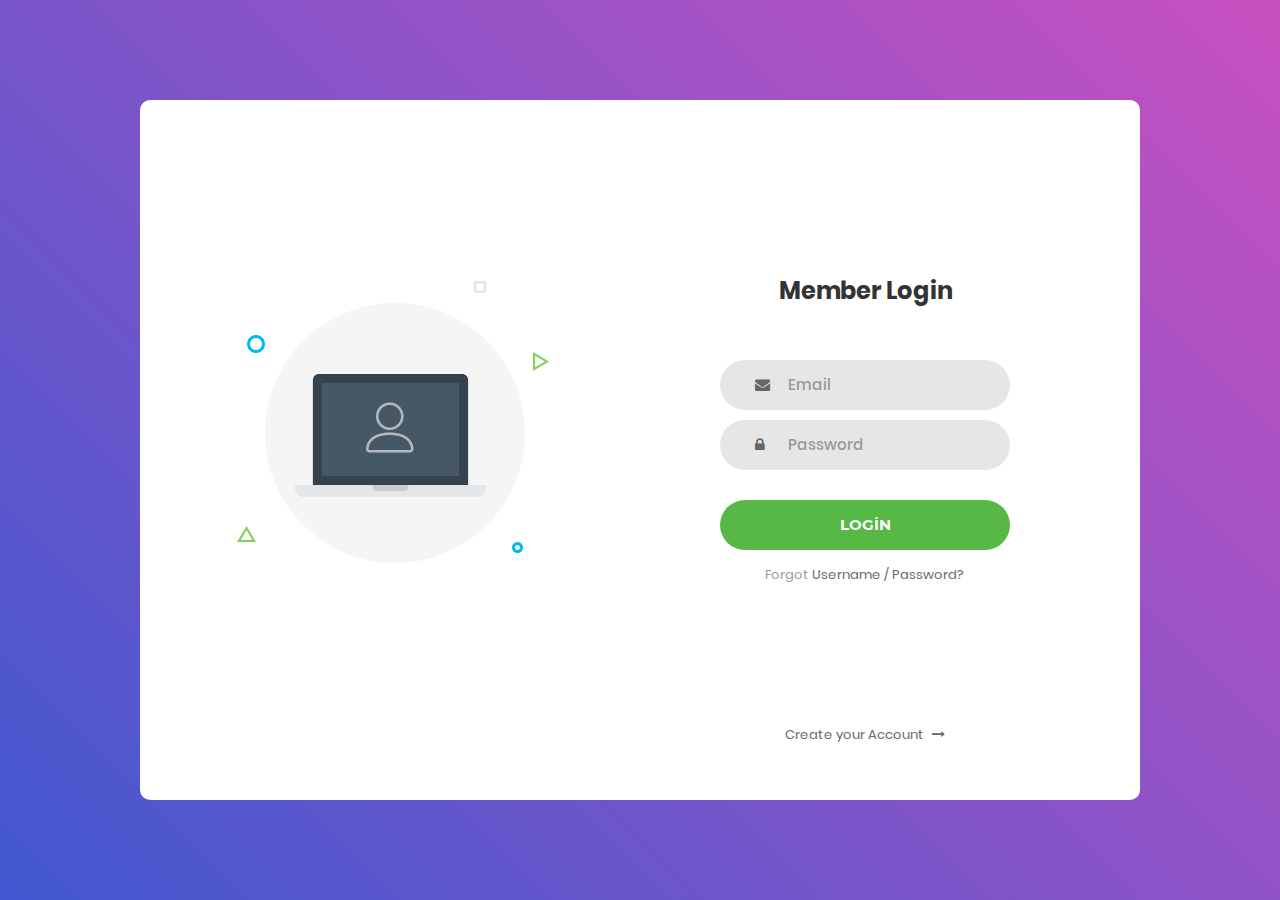
<file: ACİ_Kurs/wwwroot/Login_v1/index.html>
<!DOCTYPE html>
<html lang="tr">
<head>
	<title>Öğrenci Girişi</title>
	<meta charset="UTF-8">
	<meta name="viewport" content="width=device-width, initial-scale=1">
	<link rel="icon" type="image/png" href="images/icons/favicon.ico"/>
	<link rel="stylesheet" type="text/css" href="vendor/bootstrap/css/bootstrap.min.css">
	<link rel="stylesheet" type="text/css" href="fonts/font-awesome-4.7.0/css/font-awesome.min.css">
	<link rel="stylesheet" type="text/css" href="vendor/animate/animate.css">
	<link rel="stylesheet" type="text/css" href="vendor/css-hamburgers/hamburgers.min.css">
	<link rel="stylesheet" type="text/css" href="vendor/select2/select2.min.css">
	<link rel="stylesheet" type="text/css" href="css/util.css">
	<link rel="stylesheet" type="text/css" href="css/main.css">

</head>
<body>
	
	<div class="limiter">
		<div class="container-login100">
			<div class="wrap-login100" style="width:1000px;height:700px;">

				<div class="login100-pic js-tilt" data-tilt>
					<img src="images/img-01.png" alt="IMG">
				</div>

				<form class="login100-form validate-form">
					<span class="login100-form-title">
						Member Login
					</span>

					<div class="wrap-input100 validate-input" data-validate="Valid email is required: ex@abc.xyz">
						<input class="input100" type="text" name="email" placeholder="Email">
						<span class="focus-input100"></span>
						<span class="symbol-input100">
							<i class="fa fa-envelope" aria-hidden="true"></i>
						</span>
					</div>

					<div class="wrap-input100 validate-input" data-validate="Password is required">
						<input class="input100" type="password" name="pass" placeholder="Password">
						<span class="focus-input100"></span>
						<span class="symbol-input100">
							<i class="fa fa-lock" aria-hidden="true"></i>
						</span>
					</div>

					<div class="container-login100-form-btn">
						<button class="login100-form-btn">
							Login
						</button>
					</div>

					<div class="text-center p-t-12">
						<span class="txt1">
							Forgot
						</span>
						<a class="txt2" href="#">
							Username / Password?
						</a>
					</div>

					<div class="text-center p-t-136">
						<a class="txt2" href="#">
							Create your Account
							<i class="fa fa-long-arrow-right m-l-5" aria-hidden="true"></i>
						</a>
					</div>
				</form>
			</div>
		</div>
	</div>
	
	<script src="vendor/jquery/jquery-3.2.1.min.js"></script>
	<script src="vendor/bootstrap/js/popper.js"></script>
	<script src="vendor/bootstrap/js/bootstrap.min.js"></script>
	<script src="vendor/select2/select2.min.js"></script>
	<script src="vendor/tilt/tilt.jquery.min.js"></script>
	<script >
		$('.js-tilt').tilt({
			scale: 1.1
		})
	</script>
	<script src="js/main.js"></script>

</body>
</html>
</file>
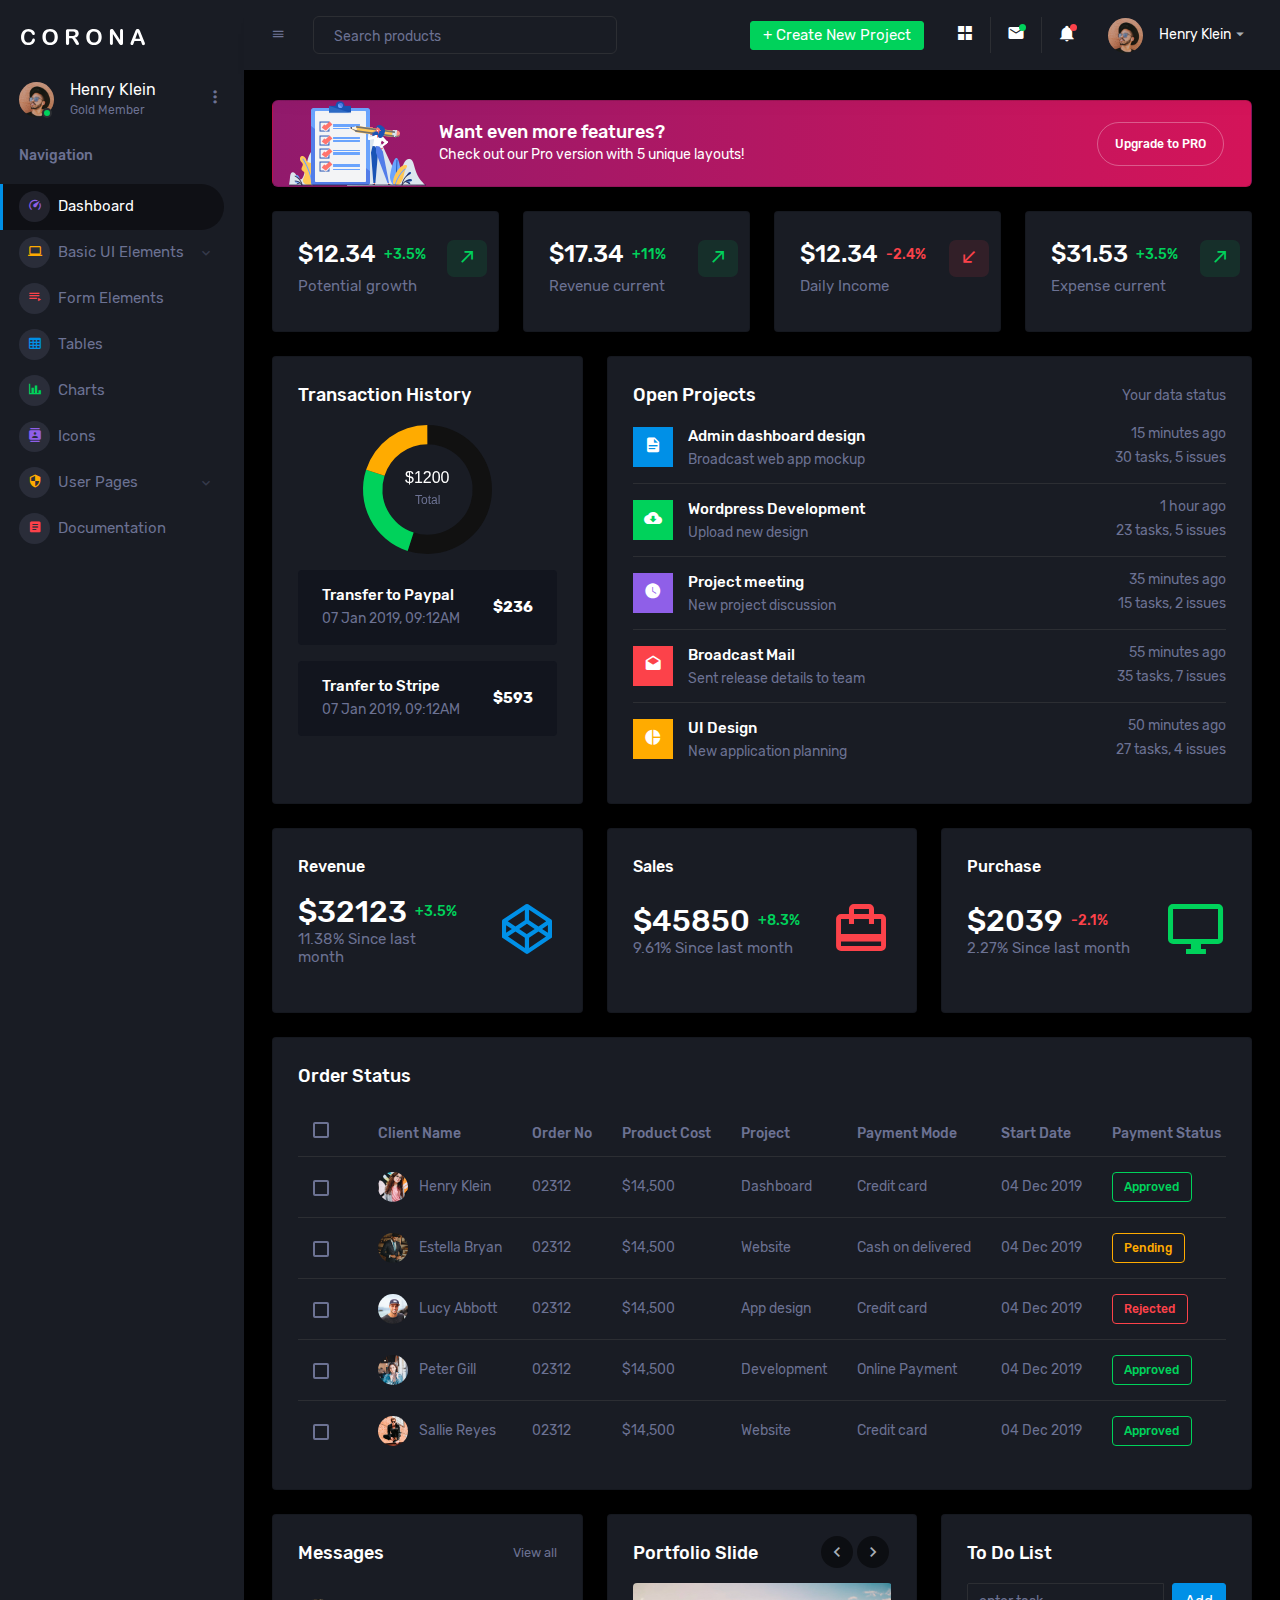
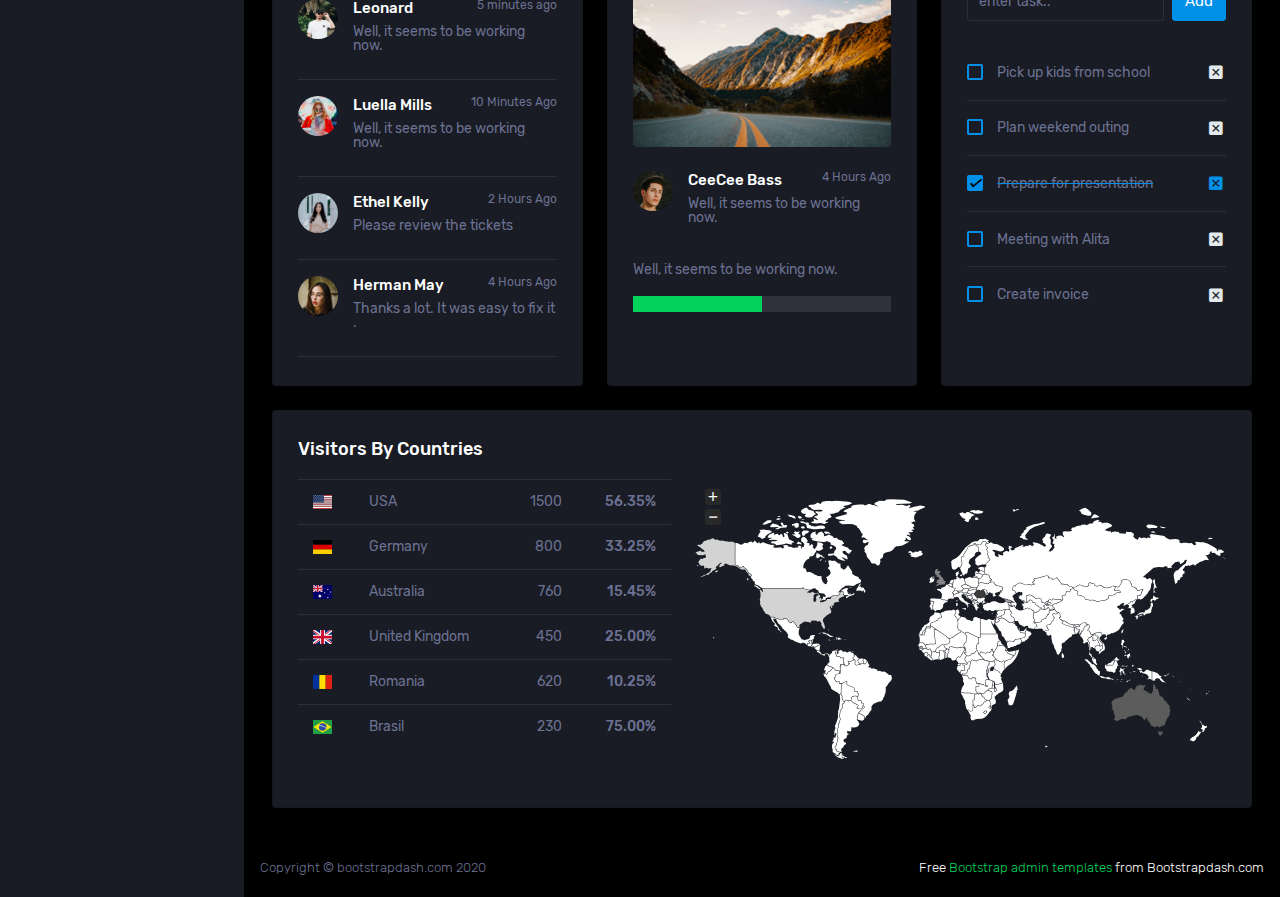
<file: ACİ_Kurs/wwwroot/ÖğrenciPanel/index.html>
<!DOCTYPE html>
<html lang="en">
  <head>
    <meta charset="utf-8">
    <meta name="viewport" content="width=device-width, initial-scale=1, shrink-to-fit=no">
    <title>Corona Admin</title>
    <link rel="stylesheet" href="assets/vendors/mdi/css/materialdesignicons.min.css">
    <link rel="stylesheet" href="assets/vendors/css/vendor.bundle.base.css">
    <link rel="stylesheet" href="assets/vendors/jvectormap/jquery-jvectormap.css">
    <link rel="stylesheet" href="assets/vendors/flag-icon-css/css/flag-icon.min.css">
    <link rel="stylesheet" href="assets/vendors/owl-carousel-2/owl.carousel.min.css">
    <link rel="stylesheet" href="assets/vendors/owl-carousel-2/owl.theme.default.min.css">
    <link rel="stylesheet" href="assets/css/style.css">
    <link rel="shortcut icon" href="assets/images/favicon.png" />
  </head>
  <body>
    <div class="container-scroller">
      <nav class="sidebar sidebar-offcanvas" id="sidebar">
        <div class="sidebar-brand-wrapper d-none d-lg-flex align-items-center justify-content-center fixed-top">
          <a class="sidebar-brand brand-logo" href="index.html"><img src="assets/images/logo.svg" alt="logo" /></a>
          <a class="sidebar-brand brand-logo-mini" href="index.html"><img src="assets/images/logo-mini.svg" alt="logo" /></a>
        </div>
        <ul class="nav">
          <li class="nav-item profile">
            <div class="profile-desc">
              <div class="profile-pic">
                <div class="count-indicator">
                  <img class="img-xs rounded-circle " src="assets/images/faces/face15.jpg" alt="">
                  <span class="count bg-success"></span>
                </div>
                <div class="profile-name">
                  <h5 class="mb-0 font-weight-normal">Henry Klein</h5>
                  <span>Gold Member</span>
                </div>
              </div>
              <a href="#" id="profile-dropdown" data-toggle="dropdown"><i class="mdi mdi-dots-vertical"></i></a>
              <div class="dropdown-menu dropdown-menu-right sidebar-dropdown preview-list" aria-labelledby="profile-dropdown">
                <a href="#" class="dropdown-item preview-item">
                  <div class="preview-thumbnail">
                    <div class="preview-icon bg-dark rounded-circle">
                      <i class="mdi mdi-settings text-primary"></i>
                    </div>
                  </div>
                  <div class="preview-item-content">
                    <p class="preview-subject ellipsis mb-1 text-small">Account settings</p>
                  </div>
                </a>
                <div class="dropdown-divider"></div>
                <a href="#" class="dropdown-item preview-item">
                  <div class="preview-thumbnail">
                    <div class="preview-icon bg-dark rounded-circle">
                      <i class="mdi mdi-onepassword  text-info"></i>
                    </div>
                  </div>
                  <div class="preview-item-content">
                    <p class="preview-subject ellipsis mb-1 text-small">Change Password</p>
                  </div>
                </a>
                <div class="dropdown-divider"></div>
                <a href="#" class="dropdown-item preview-item">
                  <div class="preview-thumbnail">
                    <div class="preview-icon bg-dark rounded-circle">
                      <i class="mdi mdi-calendar-today text-success"></i>
                    </div>
                  </div>
                  <div class="preview-item-content">
                    <p class="preview-subject ellipsis mb-1 text-small">To-do list</p>
                  </div>
                </a>
              </div>
            </div>
          </li>
          <li class="nav-item nav-category">
            <span class="nav-link">Navigation</span>
          </li>
          <li class="nav-item menu-items">
            <a class="nav-link" href="index.html">
              <span class="menu-icon">
                <i class="mdi mdi-speedometer"></i>
              </span>
              <span class="menu-title">Dashboard</span>
            </a>
          </li>
          <li class="nav-item menu-items">
            <a class="nav-link" data-toggle="collapse" href="#ui-basic" aria-expanded="false" aria-controls="ui-basic">
              <span class="menu-icon">
                <i class="mdi mdi-laptop"></i>
              </span>
              <span class="menu-title">Basic UI Elements</span>
              <i class="menu-arrow"></i>
            </a>
            <div class="collapse" id="ui-basic">
              <ul class="nav flex-column sub-menu">
                <li class="nav-item"> <a class="nav-link" href="pages/ui-features/buttons.html">Buttons</a></li>
                <li class="nav-item"> <a class="nav-link" href="pages/ui-features/dropdowns.html">Dropdowns</a></li>
                <li class="nav-item"> <a class="nav-link" href="pages/ui-features/typography.html">Typography</a></li>
              </ul>
            </div>
          </li>
          <li class="nav-item menu-items">
            <a class="nav-link" href="pages/forms/basic_elements.html">
              <span class="menu-icon">
                <i class="mdi mdi-playlist-play"></i>
              </span>
              <span class="menu-title">Form Elements</span>
            </a>
          </li>
          <li class="nav-item menu-items">
            <a class="nav-link" href="pages/tables/basic-table.html">
              <span class="menu-icon">
                <i class="mdi mdi-table-large"></i>
              </span>
              <span class="menu-title">Tables</span>
            </a>
          </li>
          <li class="nav-item menu-items">
            <a class="nav-link" href="pages/charts/chartjs.html">
              <span class="menu-icon">
                <i class="mdi mdi-chart-bar"></i>
              </span>
              <span class="menu-title">Charts</span>
            </a>
          </li>
          <li class="nav-item menu-items">
            <a class="nav-link" href="pages/icons/mdi.html">
              <span class="menu-icon">
                <i class="mdi mdi-contacts"></i>
              </span>
              <span class="menu-title">Icons</span>
            </a>
          </li>
          <li class="nav-item menu-items">
            <a class="nav-link" data-toggle="collapse" href="#auth" aria-expanded="false" aria-controls="auth">
              <span class="menu-icon">
                <i class="mdi mdi-security"></i>
              </span>
              <span class="menu-title">User Pages</span>
              <i class="menu-arrow"></i>
            </a>
            <div class="collapse" id="auth">
              <ul class="nav flex-column sub-menu">
                <li class="nav-item"> <a class="nav-link" href="pages/samples/blank-page.html"> Blank Page </a></li>
                <li class="nav-item"> <a class="nav-link" href="pages/samples/error-404.html"> 404 </a></li>
                <li class="nav-item"> <a class="nav-link" href="pages/samples/error-500.html"> 500 </a></li>
                <li class="nav-item"> <a class="nav-link" href="pages/samples/login.html"> Login </a></li>
                <li class="nav-item"> <a class="nav-link" href="pages/samples/register.html"> Register </a></li>
              </ul>
            </div>
          </li>
          <li class="nav-item menu-items">
            <a class="nav-link" href="http://www.bootstrapdash.com/demo/corona-free/jquery/documentation/documentation.html">
              <span class="menu-icon">
                <i class="mdi mdi-file-document-box"></i>
              </span>
              <span class="menu-title">Documentation</span>
            </a>
          </li>
        </ul>
      </nav>
      <!-- partial -->
      <div class="container-fluid page-body-wrapper">
        <!-- partial:partials/_navbar.html -->
        <nav class="navbar p-0 fixed-top d-flex flex-row">
          <div class="navbar-brand-wrapper d-flex d-lg-none align-items-center justify-content-center">
            <a class="navbar-brand brand-logo-mini" href="index.html"><img src="assets/images/logo-mini.svg" alt="logo" /></a>
          </div>
          <div class="navbar-menu-wrapper flex-grow d-flex align-items-stretch">
            <button class="navbar-toggler navbar-toggler align-self-center" type="button" data-toggle="minimize">
              <span class="mdi mdi-menu"></span>
            </button>
            <ul class="navbar-nav w-100">
              <li class="nav-item w-100">
                <form class="nav-link mt-2 mt-md-0 d-none d-lg-flex search">
                  <input type="text" class="form-control" placeholder="Search products">
                </form>
              </li>
            </ul>
            <ul class="navbar-nav navbar-nav-right">
              <li class="nav-item dropdown d-none d-lg-block">
                <a class="nav-link btn btn-success create-new-button" id="createbuttonDropdown" data-toggle="dropdown" aria-expanded="false" href="#">+ Create New Project</a>
                <div class="dropdown-menu dropdown-menu-right navbar-dropdown preview-list" aria-labelledby="createbuttonDropdown">
                  <h6 class="p-3 mb-0">Projects</h6>
                  <div class="dropdown-divider"></div>
                  <a class="dropdown-item preview-item">
                    <div class="preview-thumbnail">
                      <div class="preview-icon bg-dark rounded-circle">
                        <i class="mdi mdi-file-outline text-primary"></i>
                      </div>
                    </div>
                    <div class="preview-item-content">
                      <p class="preview-subject ellipsis mb-1">Software Development</p>
                    </div>
                  </a>
                  <div class="dropdown-divider"></div>
                  <a class="dropdown-item preview-item">
                    <div class="preview-thumbnail">
                      <div class="preview-icon bg-dark rounded-circle">
                        <i class="mdi mdi-web text-info"></i>
                      </div>
                    </div>
                    <div class="preview-item-content">
                      <p class="preview-subject ellipsis mb-1">UI Development</p>
                    </div>
                  </a>
                  <div class="dropdown-divider"></div>
                  <a class="dropdown-item preview-item">
                    <div class="preview-thumbnail">
                      <div class="preview-icon bg-dark rounded-circle">
                        <i class="mdi mdi-layers text-danger"></i>
                      </div>
                    </div>
                    <div class="preview-item-content">
                      <p class="preview-subject ellipsis mb-1">Software Testing</p>
                    </div>
                  </a>
                  <div class="dropdown-divider"></div>
                  <p class="p-3 mb-0 text-center">See all projects</p>
                </div>
              </li>
              <li class="nav-item nav-settings d-none d-lg-block">
                <a class="nav-link" href="#">
                  <i class="mdi mdi-view-grid"></i>
                </a>
              </li>
              <li class="nav-item dropdown border-left">
                <a class="nav-link count-indicator dropdown-toggle" id="messageDropdown" href="#" data-toggle="dropdown" aria-expanded="false">
                  <i class="mdi mdi-email"></i>
                  <span class="count bg-success"></span>
                </a>
                <div class="dropdown-menu dropdown-menu-right navbar-dropdown preview-list" aria-labelledby="messageDropdown">
                  <h6 class="p-3 mb-0">Messages</h6>
                  <div class="dropdown-divider"></div>
                  <a class="dropdown-item preview-item">
                    <div class="preview-thumbnail">
                      <img src="assets/images/faces/face4.jpg" alt="image" class="rounded-circle profile-pic">
                    </div>
                    <div class="preview-item-content">
                      <p class="preview-subject ellipsis mb-1">Mark send you a message</p>
                      <p class="text-muted mb-0"> 1 Minutes ago </p>
                    </div>
                  </a>
                  <div class="dropdown-divider"></div>
                  <a class="dropdown-item preview-item">
                    <div class="preview-thumbnail">
                      <img src="assets/images/faces/face2.jpg" alt="image" class="rounded-circle profile-pic">
                    </div>
                    <div class="preview-item-content">
                      <p class="preview-subject ellipsis mb-1">Cregh send you a message</p>
                      <p class="text-muted mb-0"> 15 Minutes ago </p>
                    </div>
                  </a>
                  <div class="dropdown-divider"></div>
                  <a class="dropdown-item preview-item">
                    <div class="preview-thumbnail">
                      <img src="assets/images/faces/face3.jpg" alt="image" class="rounded-circle profile-pic">
                    </div>
                    <div class="preview-item-content">
                      <p class="preview-subject ellipsis mb-1">Profile picture updated</p>
                      <p class="text-muted mb-0"> 18 Minutes ago </p>
                    </div>
                  </a>
                  <div class="dropdown-divider"></div>
                  <p class="p-3 mb-0 text-center">4 new messages</p>
                </div>
              </li>
              <li class="nav-item dropdown border-left">
                <a class="nav-link count-indicator dropdown-toggle" id="notificationDropdown" href="#" data-toggle="dropdown">
                  <i class="mdi mdi-bell"></i>
                  <span class="count bg-danger"></span>
                </a>
                <div class="dropdown-menu dropdown-menu-right navbar-dropdown preview-list" aria-labelledby="notificationDropdown">
                  <h6 class="p-3 mb-0">Notifications</h6>
                  <div class="dropdown-divider"></div>
                  <a class="dropdown-item preview-item">
                    <div class="preview-thumbnail">
                      <div class="preview-icon bg-dark rounded-circle">
                        <i class="mdi mdi-calendar text-success"></i>
                      </div>
                    </div>
                    <div class="preview-item-content">
                      <p class="preview-subject mb-1">Event today</p>
                      <p class="text-muted ellipsis mb-0"> Just a reminder that you have an event today </p>
                    </div>
                  </a>
                  <div class="dropdown-divider"></div>
                  <a class="dropdown-item preview-item">
                    <div class="preview-thumbnail">
                      <div class="preview-icon bg-dark rounded-circle">
                        <i class="mdi mdi-settings text-danger"></i>
                      </div>
                    </div>
                    <div class="preview-item-content">
                      <p class="preview-subject mb-1">Settings</p>
                      <p class="text-muted ellipsis mb-0"> Update dashboard </p>
                    </div>
                  </a>
                  <div class="dropdown-divider"></div>
                  <a class="dropdown-item preview-item">
                    <div class="preview-thumbnail">
                      <div class="preview-icon bg-dark rounded-circle">
                        <i class="mdi mdi-link-variant text-warning"></i>
                      </div>
                    </div>
                    <div class="preview-item-content">
                      <p class="preview-subject mb-1">Launch Admin</p>
                      <p class="text-muted ellipsis mb-0"> New admin wow! </p>
                    </div>
                  </a>
                  <div class="dropdown-divider"></div>
                  <p class="p-3 mb-0 text-center">See all notifications</p>
                </div>
              </li>
              <li class="nav-item dropdown">
                <a class="nav-link" id="profileDropdown" href="#" data-toggle="dropdown">
                  <div class="navbar-profile">
                    <img class="img-xs rounded-circle" src="assets/images/faces/face15.jpg" alt="">
                    <p class="mb-0 d-none d-sm-block navbar-profile-name">Henry Klein</p>
                    <i class="mdi mdi-menu-down d-none d-sm-block"></i>
                  </div>
                </a>
                <div class="dropdown-menu dropdown-menu-right navbar-dropdown preview-list" aria-labelledby="profileDropdown">
                  <h6 class="p-3 mb-0">Profile</h6>
                  <div class="dropdown-divider"></div>
                  <a class="dropdown-item preview-item">
                    <div class="preview-thumbnail">
                      <div class="preview-icon bg-dark rounded-circle">
                        <i class="mdi mdi-settings text-success"></i>
                      </div>
                    </div>
                    <div class="preview-item-content">
                      <p class="preview-subject mb-1">Settings</p>
                    </div>
                  </a>
                  <div class="dropdown-divider"></div>
                  <a class="dropdown-item preview-item">
                    <div class="preview-thumbnail">
                      <div class="preview-icon bg-dark rounded-circle">
                        <i class="mdi mdi-logout text-danger"></i>
                      </div>
                    </div>
                    <div class="preview-item-content">
                      <p class="preview-subject mb-1">Log out</p>
                    </div>
                  </a>
                  <div class="dropdown-divider"></div>
                  <p class="p-3 mb-0 text-center">Advanced settings</p>
                </div>
              </li>
            </ul>
            <button class="navbar-toggler navbar-toggler-right d-lg-none align-self-center" type="button" data-toggle="offcanvas">
              <span class="mdi mdi-format-line-spacing"></span>
            </button>
          </div>
        </nav>
        <!-- partial -->
        <div class="main-panel">
          <div class="content-wrapper">
            <div class="row">
              <div class="col-12 grid-margin stretch-card">
                <div class="card corona-gradient-card">
                  <div class="card-body py-0 px-0 px-sm-3">
                    <div class="row align-items-center">
                      <div class="col-4 col-sm-3 col-xl-2">
                        <img src="assets/images/dashboard/Group126@2x.png" class="gradient-corona-img img-fluid" alt="">
                      </div>
                      <div class="col-5 col-sm-7 col-xl-8 p-0">
                        <h4 class="mb-1 mb-sm-0">Want even more features?</h4>
                        <p class="mb-0 font-weight-normal d-none d-sm-block">Check out our Pro version with 5 unique layouts!</p>
                      </div>
                      <div class="col-3 col-sm-2 col-xl-2 pl-0 text-center">
                        <span>
                          <a href="https://www.bootstrapdash.com/product/corona-admin-template/" target="_blank" class="btn btn-outline-light btn-rounded get-started-btn">Upgrade to PRO</a>
                        </span>
                      </div>
                    </div>
                  </div>
                </div>
              </div>
            </div>
            <div class="row">
              <div class="col-xl-3 col-sm-6 grid-margin stretch-card">
                <div class="card">
                  <div class="card-body">
                    <div class="row">
                      <div class="col-9">
                        <div class="d-flex align-items-center align-self-start">
                          <h3 class="mb-0">$12.34</h3>
                          <p class="text-success ml-2 mb-0 font-weight-medium">+3.5%</p>
                        </div>
                      </div>
                      <div class="col-3">
                        <div class="icon icon-box-success ">
                          <span class="mdi mdi-arrow-top-right icon-item"></span>
                        </div>
                      </div>
                    </div>
                    <h6 class="text-muted font-weight-normal">Potential growth</h6>
                  </div>
                </div>
              </div>
              <div class="col-xl-3 col-sm-6 grid-margin stretch-card">
                <div class="card">
                  <div class="card-body">
                    <div class="row">
                      <div class="col-9">
                        <div class="d-flex align-items-center align-self-start">
                          <h3 class="mb-0">$17.34</h3>
                          <p class="text-success ml-2 mb-0 font-weight-medium">+11%</p>
                        </div>
                      </div>
                      <div class="col-3">
                        <div class="icon icon-box-success">
                          <span class="mdi mdi-arrow-top-right icon-item"></span>
                        </div>
                      </div>
                    </div>
                    <h6 class="text-muted font-weight-normal">Revenue current</h6>
                  </div>
                </div>
              </div>
              <div class="col-xl-3 col-sm-6 grid-margin stretch-card">
                <div class="card">
                  <div class="card-body">
                    <div class="row">
                      <div class="col-9">
                        <div class="d-flex align-items-center align-self-start">
                          <h3 class="mb-0">$12.34</h3>
                          <p class="text-danger ml-2 mb-0 font-weight-medium">-2.4%</p>
                        </div>
                      </div>
                      <div class="col-3">
                        <div class="icon icon-box-danger">
                          <span class="mdi mdi-arrow-bottom-left icon-item"></span>
                        </div>
                      </div>
                    </div>
                    <h6 class="text-muted font-weight-normal">Daily Income</h6>
                  </div>
                </div>
              </div>
              <div class="col-xl-3 col-sm-6 grid-margin stretch-card">
                <div class="card">
                  <div class="card-body">
                    <div class="row">
                      <div class="col-9">
                        <div class="d-flex align-items-center align-self-start">
                          <h3 class="mb-0">$31.53</h3>
                          <p class="text-success ml-2 mb-0 font-weight-medium">+3.5%</p>
                        </div>
                      </div>
                      <div class="col-3">
                        <div class="icon icon-box-success ">
                          <span class="mdi mdi-arrow-top-right icon-item"></span>
                        </div>
                      </div>
                    </div>
                    <h6 class="text-muted font-weight-normal">Expense current</h6>
                  </div>
                </div>
              </div>
            </div>
            <div class="row">
              <div class="col-md-4 grid-margin stretch-card">
                <div class="card">
                  <div class="card-body">
                    <h4 class="card-title">Transaction History</h4>
                    <canvas id="transaction-history" class="transaction-chart"></canvas>
                    <div class="bg-gray-dark d-flex d-md-block d-xl-flex flex-row py-3 px-4 px-md-3 px-xl-4 rounded mt-3">
                      <div class="text-md-center text-xl-left">
                        <h6 class="mb-1">Transfer to Paypal</h6>
                        <p class="text-muted mb-0">07 Jan 2019, 09:12AM</p>
                      </div>
                      <div class="align-self-center flex-grow text-right text-md-center text-xl-right py-md-2 py-xl-0">
                        <h6 class="font-weight-bold mb-0">$236</h6>
                      </div>
                    </div>
                    <div class="bg-gray-dark d-flex d-md-block d-xl-flex flex-row py-3 px-4 px-md-3 px-xl-4 rounded mt-3">
                      <div class="text-md-center text-xl-left">
                        <h6 class="mb-1">Tranfer to Stripe</h6>
                        <p class="text-muted mb-0">07 Jan 2019, 09:12AM</p>
                      </div>
                      <div class="align-self-center flex-grow text-right text-md-center text-xl-right py-md-2 py-xl-0">
                        <h6 class="font-weight-bold mb-0">$593</h6>
                      </div>
                    </div>
                  </div>
                </div>
              </div>
              <div class="col-md-8 grid-margin stretch-card">
                <div class="card">
                  <div class="card-body">
                    <div class="d-flex flex-row justify-content-between">
                      <h4 class="card-title mb-1">Open Projects</h4>
                      <p class="text-muted mb-1">Your data status</p>
                    </div>
                    <div class="row">
                      <div class="col-12">
                        <div class="preview-list">
                          <div class="preview-item border-bottom">
                            <div class="preview-thumbnail">
                              <div class="preview-icon bg-primary">
                                <i class="mdi mdi-file-document"></i>
                              </div>
                            </div>
                            <div class="preview-item-content d-sm-flex flex-grow">
                              <div class="flex-grow">
                                <h6 class="preview-subject">Admin dashboard design</h6>
                                <p class="text-muted mb-0">Broadcast web app mockup</p>
                              </div>
                              <div class="mr-auto text-sm-right pt-2 pt-sm-0">
                                <p class="text-muted">15 minutes ago</p>
                                <p class="text-muted mb-0">30 tasks, 5 issues </p>
                              </div>
                            </div>
                          </div>
                          <div class="preview-item border-bottom">
                            <div class="preview-thumbnail">
                              <div class="preview-icon bg-success">
                                <i class="mdi mdi-cloud-download"></i>
                              </div>
                            </div>
                            <div class="preview-item-content d-sm-flex flex-grow">
                              <div class="flex-grow">
                                <h6 class="preview-subject">Wordpress Development</h6>
                                <p class="text-muted mb-0">Upload new design</p>
                              </div>
                              <div class="mr-auto text-sm-right pt-2 pt-sm-0">
                                <p class="text-muted">1 hour ago</p>
                                <p class="text-muted mb-0">23 tasks, 5 issues </p>
                              </div>
                            </div>
                          </div>
                          <div class="preview-item border-bottom">
                            <div class="preview-thumbnail">
                              <div class="preview-icon bg-info">
                                <i class="mdi mdi-clock"></i>
                              </div>
                            </div>
                            <div class="preview-item-content d-sm-flex flex-grow">
                              <div class="flex-grow">
                                <h6 class="preview-subject">Project meeting</h6>
                                <p class="text-muted mb-0">New project discussion</p>
                              </div>
                              <div class="mr-auto text-sm-right pt-2 pt-sm-0">
                                <p class="text-muted">35 minutes ago</p>
                                <p class="text-muted mb-0">15 tasks, 2 issues</p>
                              </div>
                            </div>
                          </div>
                          <div class="preview-item border-bottom">
                            <div class="preview-thumbnail">
                              <div class="preview-icon bg-danger">
                                <i class="mdi mdi-email-open"></i>
                              </div>
                            </div>
                            <div class="preview-item-content d-sm-flex flex-grow">
                              <div class="flex-grow">
                                <h6 class="preview-subject">Broadcast Mail</h6>
                                <p class="text-muted mb-0">Sent release details to team</p>
                              </div>
                              <div class="mr-auto text-sm-right pt-2 pt-sm-0">
                                <p class="text-muted">55 minutes ago</p>
                                <p class="text-muted mb-0">35 tasks, 7 issues </p>
                              </div>
                            </div>
                          </div>
                          <div class="preview-item">
                            <div class="preview-thumbnail">
                              <div class="preview-icon bg-warning">
                                <i class="mdi mdi-chart-pie"></i>
                              </div>
                            </div>
                            <div class="preview-item-content d-sm-flex flex-grow">
                              <div class="flex-grow">
                                <h6 class="preview-subject">UI Design</h6>
                                <p class="text-muted mb-0">New application planning</p>
                              </div>
                              <div class="mr-auto text-sm-right pt-2 pt-sm-0">
                                <p class="text-muted">50 minutes ago</p>
                                <p class="text-muted mb-0">27 tasks, 4 issues </p>
                              </div>
                            </div>
                          </div>
                        </div>
                      </div>
                    </div>
                  </div>
                </div>
              </div>
            </div>
            <div class="row">
              <div class="col-sm-4 grid-margin">
                <div class="card">
                  <div class="card-body">
                    <h5>Revenue</h5>
                    <div class="row">
                      <div class="col-8 col-sm-12 col-xl-8 my-auto">
                        <div class="d-flex d-sm-block d-md-flex align-items-center">
                          <h2 class="mb-0">$32123</h2>
                          <p class="text-success ml-2 mb-0 font-weight-medium">+3.5%</p>
                        </div>
                        <h6 class="text-muted font-weight-normal">11.38% Since last month</h6>
                      </div>
                      <div class="col-4 col-sm-12 col-xl-4 text-center text-xl-right">
                        <i class="icon-lg mdi mdi-codepen text-primary ml-auto"></i>
                      </div>
                    </div>
                  </div>
                </div>
              </div>
              <div class="col-sm-4 grid-margin">
                <div class="card">
                  <div class="card-body">
                    <h5>Sales</h5>
                    <div class="row">
                      <div class="col-8 col-sm-12 col-xl-8 my-auto">
                        <div class="d-flex d-sm-block d-md-flex align-items-center">
                          <h2 class="mb-0">$45850</h2>
                          <p class="text-success ml-2 mb-0 font-weight-medium">+8.3%</p>
                        </div>
                        <h6 class="text-muted font-weight-normal"> 9.61% Since last month</h6>
                      </div>
                      <div class="col-4 col-sm-12 col-xl-4 text-center text-xl-right">
                        <i class="icon-lg mdi mdi-wallet-travel text-danger ml-auto"></i>
                      </div>
                    </div>
                  </div>
                </div>
              </div>
              <div class="col-sm-4 grid-margin">
                <div class="card">
                  <div class="card-body">
                    <h5>Purchase</h5>
                    <div class="row">
                      <div class="col-8 col-sm-12 col-xl-8 my-auto">
                        <div class="d-flex d-sm-block d-md-flex align-items-center">
                          <h2 class="mb-0">$2039</h2>
                          <p class="text-danger ml-2 mb-0 font-weight-medium">-2.1% </p>
                        </div>
                        <h6 class="text-muted font-weight-normal">2.27% Since last month</h6>
                      </div>
                      <div class="col-4 col-sm-12 col-xl-4 text-center text-xl-right">
                        <i class="icon-lg mdi mdi-monitor text-success ml-auto"></i>
                      </div>
                    </div>
                  </div>
                </div>
              </div>
            </div>
            <div class="row ">
              <div class="col-12 grid-margin">
                <div class="card">
                  <div class="card-body">
                    <h4 class="card-title">Order Status</h4>
                    <div class="table-responsive">
                      <table class="table">
                        <thead>
                          <tr>
                            <th>
                              <div class="form-check form-check-muted m-0">
                                <label class="form-check-label">
                                  <input type="checkbox" class="form-check-input">
                                </label>
                              </div>
                            </th>
                            <th> Client Name </th>
                            <th> Order No </th>
                            <th> Product Cost </th>
                            <th> Project </th>
                            <th> Payment Mode </th>
                            <th> Start Date </th>
                            <th> Payment Status </th>
                          </tr>
                        </thead>
                        <tbody>
                          <tr>
                            <td>
                              <div class="form-check form-check-muted m-0">
                                <label class="form-check-label">
                                  <input type="checkbox" class="form-check-input">
                                </label>
                              </div>
                            </td>
                            <td>
                              <img src="assets/images/faces/face1.jpg" alt="image" />
                              <span class="pl-2">Henry Klein</span>
                            </td>
                            <td> 02312 </td>
                            <td> $14,500 </td>
                            <td> Dashboard </td>
                            <td> Credit card </td>
                            <td> 04 Dec 2019 </td>
                            <td>
                              <div class="badge badge-outline-success">Approved</div>
                            </td>
                          </tr>
                          <tr>
                            <td>
                              <div class="form-check form-check-muted m-0">
                                <label class="form-check-label">
                                  <input type="checkbox" class="form-check-input">
                                </label>
                              </div>
                            </td>
                            <td>
                              <img src="assets/images/faces/face2.jpg" alt="image" />
                              <span class="pl-2">Estella Bryan</span>
                            </td>
                            <td> 02312 </td>
                            <td> $14,500 </td>
                            <td> Website </td>
                            <td> Cash on delivered </td>
                            <td> 04 Dec 2019 </td>
                            <td>
                              <div class="badge badge-outline-warning">Pending</div>
                            </td>
                          </tr>
                          <tr>
                            <td>
                              <div class="form-check form-check-muted m-0">
                                <label class="form-check-label">
                                  <input type="checkbox" class="form-check-input">
                                </label>
                              </div>
                            </td>
                            <td>
                              <img src="assets/images/faces/face5.jpg" alt="image" />
                              <span class="pl-2">Lucy Abbott</span>
                            </td>
                            <td> 02312 </td>
                            <td> $14,500 </td>
                            <td> App design </td>
                            <td> Credit card </td>
                            <td> 04 Dec 2019 </td>
                            <td>
                              <div class="badge badge-outline-danger">Rejected</div>
                            </td>
                          </tr>
                          <tr>
                            <td>
                              <div class="form-check form-check-muted m-0">
                                <label class="form-check-label">
                                  <input type="checkbox" class="form-check-input">
                                </label>
                              </div>
                            </td>
                            <td>
                              <img src="assets/images/faces/face3.jpg" alt="image" />
                              <span class="pl-2">Peter Gill</span>
                            </td>
                            <td> 02312 </td>
                            <td> $14,500 </td>
                            <td> Development </td>
                            <td> Online Payment </td>
                            <td> 04 Dec 2019 </td>
                            <td>
                              <div class="badge badge-outline-success">Approved</div>
                            </td>
                          </tr>
                          <tr>
                            <td>
                              <div class="form-check form-check-muted m-0">
                                <label class="form-check-label">
                                  <input type="checkbox" class="form-check-input">
                                </label>
                              </div>
                            </td>
                            <td>
                              <img src="assets/images/faces/face4.jpg" alt="image" />
                              <span class="pl-2">Sallie Reyes</span>
                            </td>
                            <td> 02312 </td>
                            <td> $14,500 </td>
                            <td> Website </td>
                            <td> Credit card </td>
                            <td> 04 Dec 2019 </td>
                            <td>
                              <div class="badge badge-outline-success">Approved</div>
                            </td>
                          </tr>
                        </tbody>
                      </table>
                    </div>
                  </div>
                </div>
              </div>
            </div>
            <div class="row">
              <div class="col-md-6 col-xl-4 grid-margin stretch-card">
                <div class="card">
                  <div class="card-body">
                    <div class="d-flex flex-row justify-content-between">
                      <h4 class="card-title">Messages</h4>
                      <p class="text-muted mb-1 small">View all</p>
                    </div>
                    <div class="preview-list">
                      <div class="preview-item border-bottom">
                        <div class="preview-thumbnail">
                          <img src="assets/images/faces/face6.jpg" alt="image" class="rounded-circle" />
                        </div>
                        <div class="preview-item-content d-flex flex-grow">
                          <div class="flex-grow">
                            <div class="d-flex d-md-block d-xl-flex justify-content-between">
                              <h6 class="preview-subject">Leonard</h6>
                              <p class="text-muted text-small">5 minutes ago</p>
                            </div>
                            <p class="text-muted">Well, it seems to be working now.</p>
                          </div>
                        </div>
                      </div>
                      <div class="preview-item border-bottom">
                        <div class="preview-thumbnail">
                          <img src="assets/images/faces/face8.jpg" alt="image" class="rounded-circle" />
                        </div>
                        <div class="preview-item-content d-flex flex-grow">
                          <div class="flex-grow">
                            <div class="d-flex d-md-block d-xl-flex justify-content-between">
                              <h6 class="preview-subject">Luella Mills</h6>
                              <p class="text-muted text-small">10 Minutes Ago</p>
                            </div>
                            <p class="text-muted">Well, it seems to be working now.</p>
                          </div>
                        </div>
                      </div>
                      <div class="preview-item border-bottom">
                        <div class="preview-thumbnail">
                          <img src="assets/images/faces/face9.jpg" alt="image" class="rounded-circle" />
                        </div>
                        <div class="preview-item-content d-flex flex-grow">
                          <div class="flex-grow">
                            <div class="d-flex d-md-block d-xl-flex justify-content-between">
                              <h6 class="preview-subject">Ethel Kelly</h6>
                              <p class="text-muted text-small">2 Hours Ago</p>
                            </div>
                            <p class="text-muted">Please review the tickets</p>
                          </div>
                        </div>
                      </div>
                      <div class="preview-item border-bottom">
                        <div class="preview-thumbnail">
                          <img src="assets/images/faces/face11.jpg" alt="image" class="rounded-circle" />
                        </div>
                        <div class="preview-item-content d-flex flex-grow">
                          <div class="flex-grow">
                            <div class="d-flex d-md-block d-xl-flex justify-content-between">
                              <h6 class="preview-subject">Herman May</h6>
                              <p class="text-muted text-small">4 Hours Ago</p>
                            </div>
                            <p class="text-muted">Thanks a lot. It was easy to fix it .</p>
                          </div>
                        </div>
                      </div>
                    </div>
                  </div>
                </div>
              </div>
              <div class="col-md-6 col-xl-4 grid-margin stretch-card">
                <div class="card">
                  <div class="card-body">
                    <h4 class="card-title">Portfolio Slide</h4>
                    <div class="owl-carousel owl-theme full-width owl-carousel-dash portfolio-carousel" id="owl-carousel-basic">
                      <div class="item">
                        <img src="assets/images/dashboard/Rectangle.jpg" alt="">
                      </div>
                      <div class="item">
                        <img src="assets/images/dashboard/Img_5.jpg" alt="">
                      </div>
                      <div class="item">
                        <img src="assets/images/dashboard/img_6.jpg" alt="">
                      </div>
                    </div>
                    <div class="d-flex py-4">
                      <div class="preview-list w-100">
                        <div class="preview-item p-0">
                          <div class="preview-thumbnail">
                            <img src="assets/images/faces/face12.jpg" class="rounded-circle" alt="">
                          </div>
                          <div class="preview-item-content d-flex flex-grow">
                            <div class="flex-grow">
                              <div class="d-flex d-md-block d-xl-flex justify-content-between">
                                <h6 class="preview-subject">CeeCee Bass</h6>
                                <p class="text-muted text-small">4 Hours Ago</p>
                              </div>
                              <p class="text-muted">Well, it seems to be working now.</p>
                            </div>
                          </div>
                        </div>
                      </div>
                    </div>
                    <p class="text-muted">Well, it seems to be working now. </p>
                    <div class="progress progress-md portfolio-progress">
                      <div class="progress-bar bg-success" role="progressbar" style="width: 50%" aria-valuenow="25" aria-valuemin="0" aria-valuemax="100"></div>
                    </div>
                  </div>
                </div>
              </div>
              <div class="col-md-12 col-xl-4 grid-margin stretch-card">
                <div class="card">
                  <div class="card-body">
                    <h4 class="card-title">To do list</h4>
                    <div class="add-items d-flex">
                      <input type="text" class="form-control todo-list-input" placeholder="enter task..">
                      <button class="add btn btn-primary todo-list-add-btn">Add</button>
                    </div>
                    <div class="list-wrapper">
                      <ul class="d-flex flex-column-reverse text-white todo-list todo-list-custom">
                        <li>
                          <div class="form-check form-check-primary">
                            <label class="form-check-label">
                              <input class="checkbox" type="checkbox"> Create invoice </label>
                          </div>
                          <i class="remove mdi mdi-close-box"></i>
                        </li>
                        <li>
                          <div class="form-check form-check-primary">
                            <label class="form-check-label">
                              <input class="checkbox" type="checkbox"> Meeting with Alita </label>
                          </div>
                          <i class="remove mdi mdi-close-box"></i>
                        </li>
                        <li class="completed">
                          <div class="form-check form-check-primary">
                            <label class="form-check-label">
                              <input class="checkbox" type="checkbox" checked> Prepare for presentation </label>
                          </div>
                          <i class="remove mdi mdi-close-box"></i>
                        </li>
                        <li>
                          <div class="form-check form-check-primary">
                            <label class="form-check-label">
                              <input class="checkbox" type="checkbox"> Plan weekend outing </label>
                          </div>
                          <i class="remove mdi mdi-close-box"></i>
                        </li>
                        <li>
                          <div class="form-check form-check-primary">
                            <label class="form-check-label">
                              <input class="checkbox" type="checkbox"> Pick up kids from school </label>
                          </div>
                          <i class="remove mdi mdi-close-box"></i>
                        </li>
                      </ul>
                    </div>
                  </div>
                </div>
              </div>
            </div>
            <div class="row">
              <div class="col-12">
                <div class="card">
                  <div class="card-body">
                    <h4 class="card-title">Visitors by Countries</h4>
                    <div class="row">
                      <div class="col-md-5">
                        <div class="table-responsive">
                          <table class="table">
                            <tbody>
                              <tr>
                                <td>
                                  <i class="flag-icon flag-icon-us"></i>
                                </td>
                                <td>USA</td>
                                <td class="text-right"> 1500 </td>
                                <td class="text-right font-weight-medium"> 56.35% </td>
                              </tr>
                              <tr>
                                <td>
                                  <i class="flag-icon flag-icon-de"></i>
                                </td>
                                <td>Germany</td>
                                <td class="text-right"> 800 </td>
                                <td class="text-right font-weight-medium"> 33.25% </td>
                              </tr>
                              <tr>
                                <td>
                                  <i class="flag-icon flag-icon-au"></i>
                                </td>
                                <td>Australia</td>
                                <td class="text-right"> 760 </td>
                                <td class="text-right font-weight-medium"> 15.45% </td>
                              </tr>
                              <tr>
                                <td>
                                  <i class="flag-icon flag-icon-gb"></i>
                                </td>
                                <td>United Kingdom</td>
                                <td class="text-right"> 450 </td>
                                <td class="text-right font-weight-medium"> 25.00% </td>
                              </tr>
                              <tr>
                                <td>
                                  <i class="flag-icon flag-icon-ro"></i>
                                </td>
                                <td>Romania</td>
                                <td class="text-right"> 620 </td>
                                <td class="text-right font-weight-medium"> 10.25% </td>
                              </tr>
                              <tr>
                                <td>
                                  <i class="flag-icon flag-icon-br"></i>
                                </td>
                                <td>Brasil</td>
                                <td class="text-right"> 230 </td>
                                <td class="text-right font-weight-medium"> 75.00% </td>
                              </tr>
                            </tbody>
                          </table>
                        </div>
                      </div>
                      <div class="col-md-7">
                        <div id="audience-map" class="vector-map"></div>
                      </div>
                    </div>
                  </div>
                </div>
              </div>
            </div>
          </div>
          <!-- content-wrapper ends -->
          <!-- partial:partials/_footer.html -->
          <footer class="footer">
            <div class="d-sm-flex justify-content-center justify-content-sm-between">
              <span class="text-muted d-block text-center text-sm-left d-sm-inline-block">Copyright © bootstrapdash.com 2020</span>
              <span class="float-none float-sm-right d-block mt-1 mt-sm-0 text-center"> Free <a href="https://www.bootstrapdash.com/bootstrap-admin-template/" target="_blank">Bootstrap admin templates</a> from Bootstrapdash.com</span>
            </div>
          </footer>
          <!-- partial -->
        </div>
        <!-- main-panel ends -->
      </div>
      <!-- page-body-wrapper ends -->
    </div>
    <!-- container-scroller -->
    <!-- plugins:js -->
    <script src="assets/vendors/js/vendor.bundle.base.js"></script>
    <!-- endinject -->
    <!-- Plugin js for this page -->
    <script src="assets/vendors/chart.js/Chart.min.js"></script>
    <script src="assets/vendors/progressbar.js/progressbar.min.js"></script>
    <script src="assets/vendors/jvectormap/jquery-jvectormap.min.js"></script>
    <script src="assets/vendors/jvectormap/jquery-jvectormap-world-mill-en.js"></script>
    <script src="assets/vendors/owl-carousel-2/owl.carousel.min.js"></script>
    <!-- End plugin js for this page -->
    <!-- inject:js -->
    <script src="assets/js/off-canvas.js"></script>
    <script src="assets/js/hoverable-collapse.js"></script>
    <script src="assets/js/misc.js"></script>
    <script src="assets/js/settings.js"></script>
    <script src="assets/js/todolist.js"></script>
    <!-- endinject -->
    <!-- Custom js for this page -->
    <script src="assets/js/dashboard.js"></script>
    <!-- End custom js for this page -->
  </body>
</html>
</file>
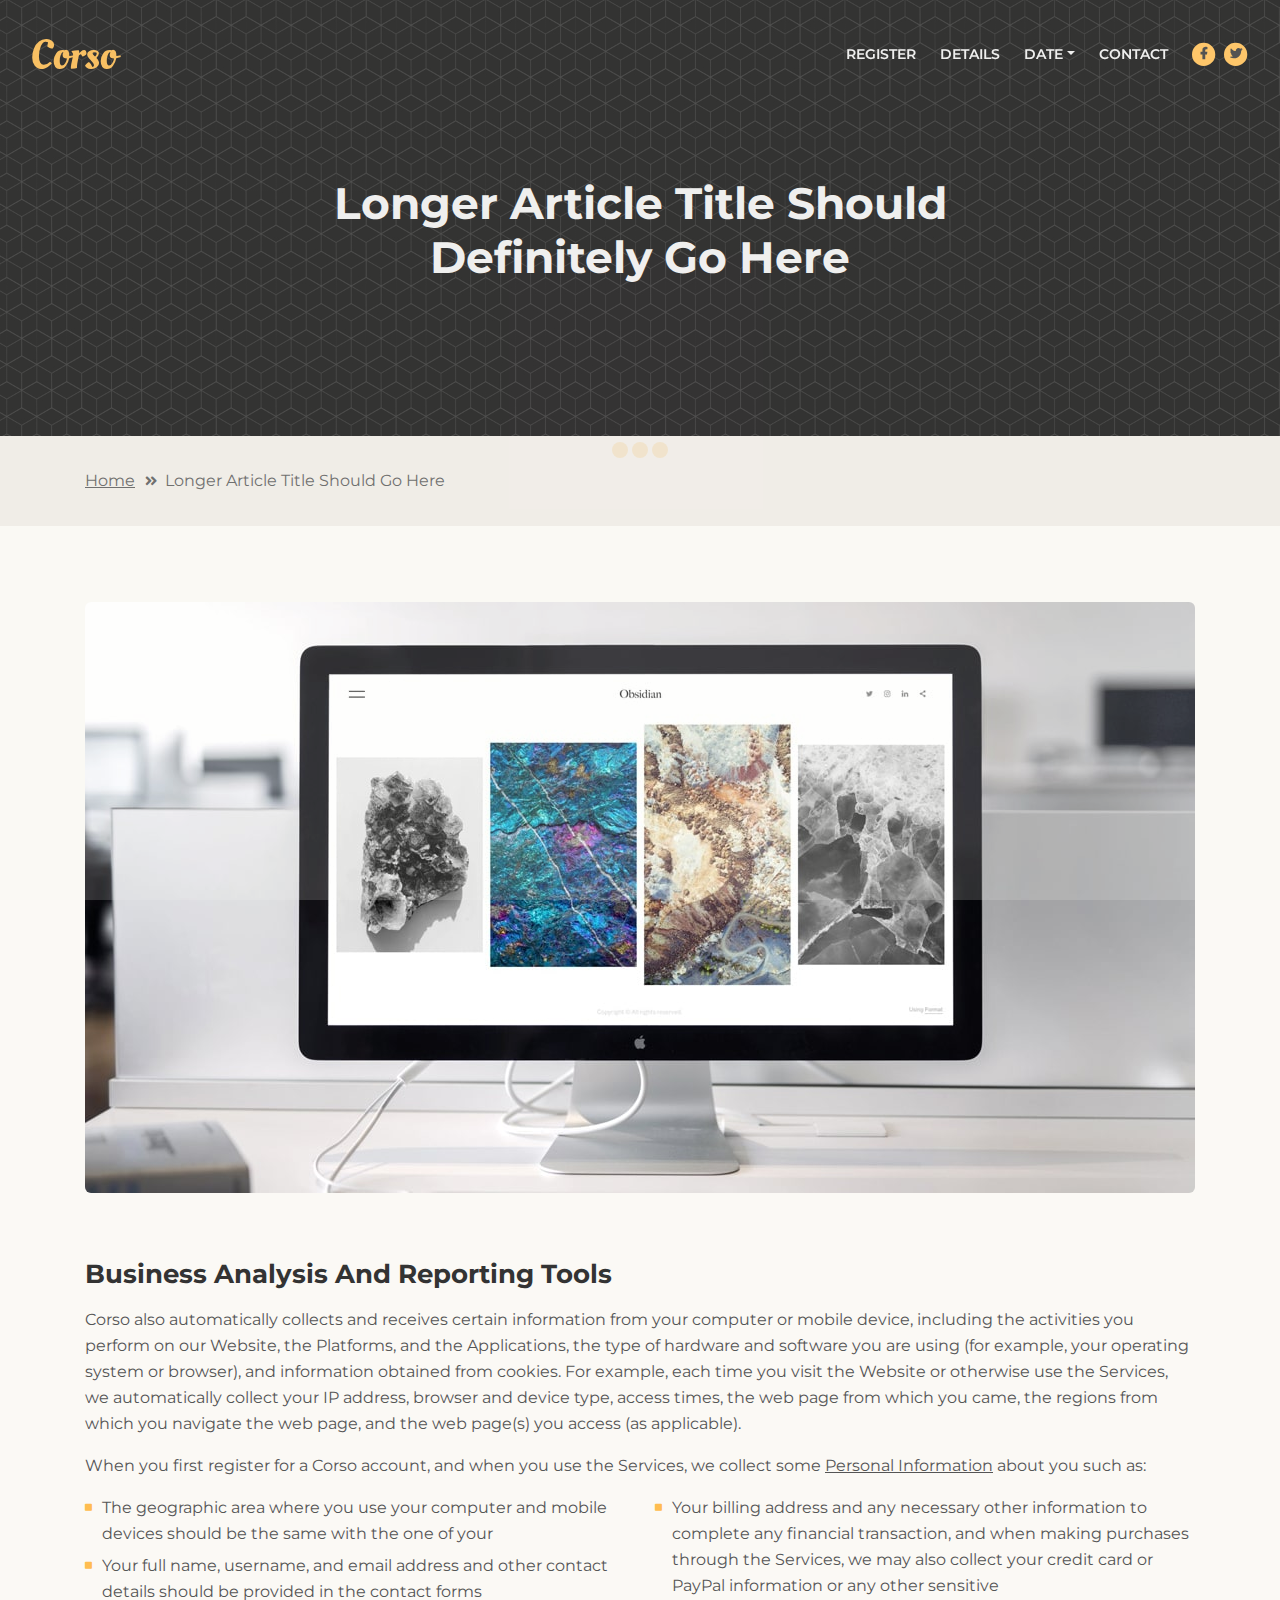
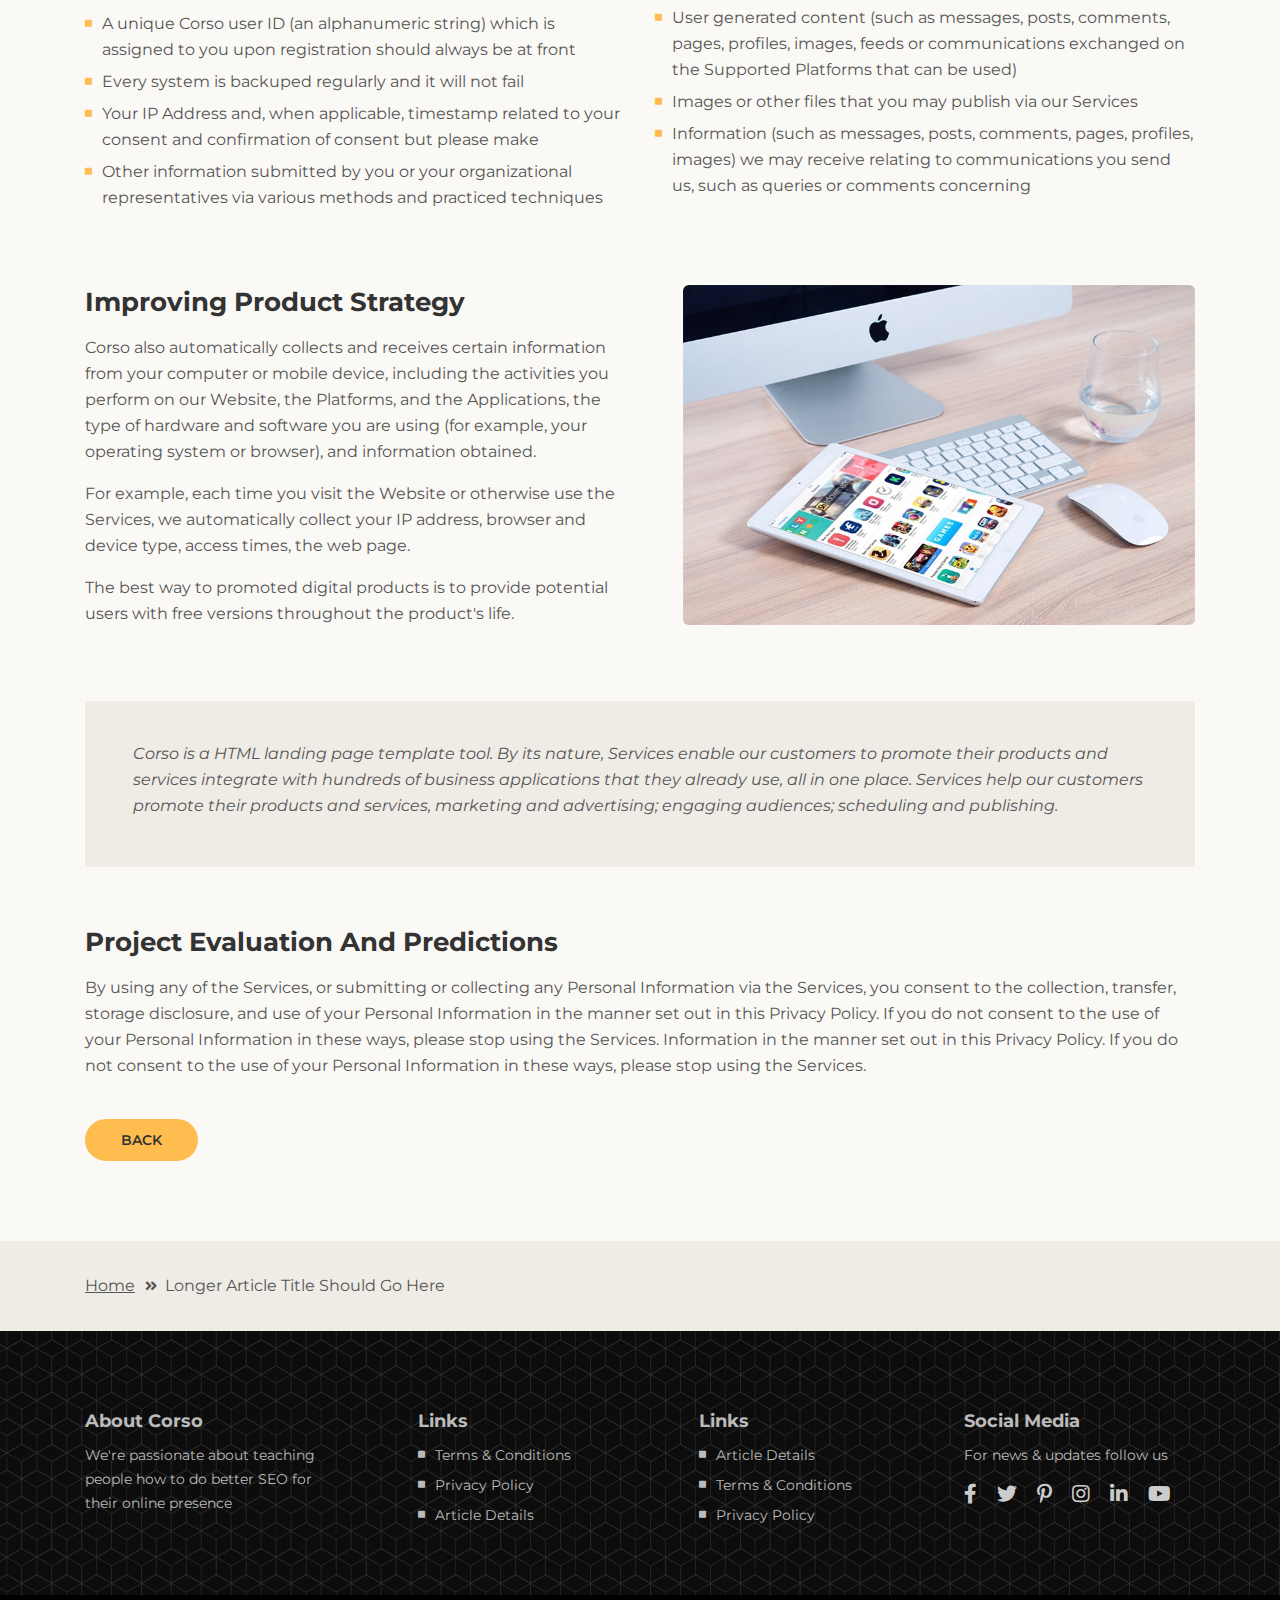
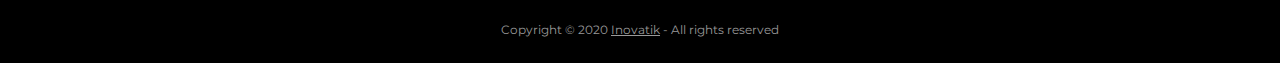
<file: Okul Kurs/web/article-details.html>
<!DOCTYPE html>
<html lang="en">
<head>
    <meta charset="utf-8">
    <meta name="viewport" content="width=device-width, initial-scale=1, shrink-to-fit=no">
    
    <!-- SEO Meta Tags -->
    <meta name="description" content="Landing page template built with HTML and Bootstrap 4 for presenting training courses, classes, workshops and for convincing visitors to register using the form.">
    <meta name="author" content="Inovatik">

    <!-- OG Meta Tags to improve the way the post looks when you share the page on LinkedIn, Facebook, Google+ -->
	<meta property="og:site_name" content="" /> <!-- website name -->
	<meta property="og:site" content="" /> <!-- website link -->
	<meta property="og:title" content=""/> <!-- title shown in the actual shared post -->
	<meta property="og:description" content="" /> <!-- description shown in the actual shared post -->
	<meta property="og:image" content="" /> <!-- image link, make sure it's jpg -->
	<meta property="og:url" content="" /> <!-- where do you want your post to link to -->
	<meta property="og:type" content="article" />

    <!-- Website Title -->
    <title>Article Details - Corso</title>
    
    <!-- Styles -->
    <link href="https://fonts.googleapis.com/css?family=Montserrat:400,400i,600,700,700i&display=swap" rel="stylesheet">
    <link href="css/bootstrap.css" rel="stylesheet">
    <link href="css/fontawesome-all.css" rel="stylesheet">
    <link href="css/swiper.css" rel="stylesheet">
	<link href="css/magnific-popup.css" rel="stylesheet">
    <link href="css/styles.css" rel="stylesheet">
	
	<!-- Favicon  -->
    <link rel="icon" href="images/favicon.png">
</head>
<body data-spy="scroll" data-target=".fixed-top">
    
    <!-- Preloader -->
	<div class="spinner-wrapper">
        <div class="spinner">
            <div class="bounce1"></div>
            <div class="bounce2"></div>
            <div class="bounce3"></div>
        </div>
    </div>
    <!-- end of preloader -->
    

    <!-- Navigation -->
    <nav class="navbar navbar-expand-lg navbar-dark navbar-custom fixed-top">

        <!-- Text Logo - Use this if you don't have a graphic logo -->
        <!-- <a class="navbar-brand logo-text page-scroll" href="index.html">Corso</a> -->

        <!-- Image Logo -->
        <a class="navbar-brand logo-image" href="index.html"><img src="images/logo.svg" alt="alternative"></a>
        
        <!-- Mobile Menu Toggle Button -->
        <button class="navbar-toggler" type="button" data-toggle="collapse" data-target="#navbarsExampleDefault" aria-controls="navbarsExampleDefault" aria-expanded="false" aria-label="Toggle navigation">
            <span class="navbar-toggler-awesome fas fa-bars"></span>
            <span class="navbar-toggler-awesome fas fa-times"></span>
        </button>
        <!-- end of mobile menu toggle button -->

        <div class="collapse navbar-collapse" id="navbarsExampleDefault">
            <ul class="navbar-nav ml-auto">
                <li class="nav-item">
                    <a class="nav-link page-scroll" href="index.html#register">REGISTER <span class="sr-only">(current)</span></a>
                </li>
                <li class="nav-item">
                    <a class="nav-link page-scroll" href="index.html#description">DETAILS</a>
                </li>

                <!-- Dropdown Menu -->          
                <li class="nav-item dropdown">
                    <a class="nav-link dropdown-toggle page-scroll" href="index.html#date" id="navbarDropdown" role="button" aria-haspopup="true" aria-expanded="false">DATE</a>
                    <div class="dropdown-menu" aria-labelledby="navbarDropdown">
                        <a class="dropdown-item" href="article-details.html"><span class="item-text">ARTICLE DETAILS</span></a>
                        <div class="dropdown-divider"></div>
                        <a class="dropdown-item" href="terms-conditions.html"><span class="item-text">TERMS CONDITIONS</span></a>
                        <div class="dropdown-divider"></div>
                        <a class="dropdown-item" href="privacy-policy.html"><span class="item-text">PRIVACY POLICY</span></a>
                    </div>
                </li>
                <!-- end of dropdown menu -->

                <li class="nav-item">
                    <a class="nav-link page-scroll" href="index.html#contact">CONTACT</a>
                </li>
            </ul>
            <span class="nav-item social-icons">
                <span class="fa-stack">
                    <a href="#your-link">
                        <i class="fas fa-circle fa-stack-2x"></i>
                        <i class="fab fa-facebook-f fa-stack-1x"></i>
                    </a>
                </span>
                <span class="fa-stack">
                    <a href="#your-link">
                        <i class="fas fa-circle fa-stack-2x"></i>
                        <i class="fab fa-twitter fa-stack-1x"></i>
                    </a>
                </span>
            </span>
        </div>
    </nav> <!-- end of navbar -->
    <!-- end of navigation -->


    <!-- Header -->
    <header id="header" class="ex-header">
        <div class="container">
            <div class="row">
                <div class="col-md-12">
                    <h1 class="white">Longer Article Title Should Definitely Go Here</h1>
                </div> <!-- end of col -->
            </div> <!-- end of row -->
        </div> <!-- end of container -->
    </header> <!-- end of ex-header -->
    <!-- end of header -->


    <!-- Breadcrumbs -->
    <div class="ex-basic-1">
        <div class="container">
            <div class="row">
                <div class="col-lg-12">
                    <div class="breadcrumbs">
                        <a href="index.html">Home</a><i class="fa fa-angle-double-right"></i><span>Longer Article Title Should Go Here</span>
                    </div> <!-- end of breadcrumbs -->
                </div> <!-- end of col -->
            </div> <!-- end of row -->
        </div> <!-- end of container -->
    </div> <!-- end of ex-basic-1 -->
    <!-- end of breadcrumbs -->


    <!-- Privacy Content -->
    <div class="ex-basic-2">
        <div class="container">
            <div class="row">
                <div class="col-lg-12">
                    <div class="image-container-large">
                        <img class="img-fluid" src="images/article-details-large.jpg" alt="alternative">
                    </div> <!-- end of image-container-large -->
                    <div class="text-container">
                        <h3>Business Analysis And Reporting Tools</h3>
                        <p>Corso also automatically collects and receives certain information from your computer or mobile device, including the activities you perform on our Website, the Platforms, and the Applications, the type of hardware and software you are using (for example, your operating system or browser), and information obtained from cookies. For example, each time you visit the Website or otherwise use the Services, we automatically collect your IP address, browser and device type, access times, the web page from which you came, the regions from which you navigate the web page, and the web page(s) you access (as applicable).</p>
                        <p>When you first register for a Corso account, and when you use the Services, we collect some <a href="#your-link">Personal Information</a> about you such as:</p>
                        <div class="row">
                            <div class="col-md-6">
                                <ul class="list-unstyled li-space-lg">
                                    <li class="media">
                                        <i class="fas fa-square"></i>
                                        <div class="media-body">The geographic area where you use your computer and mobile devices should be the same with the one of your</div>
                                    </li>
                                    <li class="media">
                                        <i class="fas fa-square"></i>
                                        <div class="media-body">Your full name, username, and email address and other contact details should be provided in the contact forms</div>
                                    </li>
                                    <li class="media">
                                        <i class="fas fa-square"></i>
                                        <div class="media-body">A unique Corso user ID (an alphanumeric string) which is assigned to you upon registration should always be at front</div>
                                    </li>
                                    <li class="media">
                                        <i class="fas fa-square"></i>
                                        <div class="media-body">Every system is backuped regularly and it will not fail</div>
                                    </li>
                                    <li class="media">
                                        <i class="fas fa-square"></i>
                                        <div class="media-body">Your IP Address and, when applicable, timestamp related to your consent and confirmation of consent but please make</div>
                                    </li>
                                    <li class="media">
                                        <i class="fas fa-square"></i>
                                        <div class="media-body">Other information submitted by you or your organizational representatives via various methods and practiced techniques</div>
                                    </li>
                                </ul>
                            </div> <!-- end of col -->

                            <div class="col-md-6">
                                <ul class="list-unstyled li-space-lg">
                                    <li class="media">
                                        <i class="fas fa-square"></i>
                                        <div class="media-body">Your billing address and any necessary other information to complete any financial transaction, and when making purchases through the Services, we may also collect your credit card or PayPal information or any other sensitive</div>
                                    </li>
                                    <li class="media">
                                        <i class="fas fa-square"></i>
                                        <div class="media-body">User generated content (such as messages, posts, comments, pages, profiles, images, feeds or communications exchanged on the Supported Platforms that can be used)</div>
                                    </li>
                                    <li class="media">
                                        <i class="fas fa-square"></i>
                                        <div class="media-body">Images or other files that you may publish via our Services</div>
                                    </li>
                                    <li class="media">
                                        <i class="fas fa-square"></i>
                                        <div class="media-body">Information (such as messages, posts, comments, pages, profiles, images) we may receive relating to communications you send us, such as queries or comments concerning</div>
                                    </li>
                                </ul>
                            </div> <!-- end of col -->
                        </div> <!-- end of row -->
                    </div> <!-- end of text-container-->
                    
                    <div class="text-container">
                        <div class="row">
                            <div class="col-md-6">
                                <h3>Improving Product Strategy</h3>
                                <p>Corso also automatically collects and receives certain information from your computer or mobile device, including the activities you perform on our Website, the Platforms, and the Applications, the type of hardware and software you are using (for example, your operating system or browser), and information obtained.</p>
                                <p>For example, each time you visit the Website or otherwise use the Services, we automatically collect your IP address, browser and device type, access times, the web page.</p>
                                <p>The best way to promoted digital products is to provide potential users with free versions throughout the product's life.</p>
                            </div> <!-- end of col -->
                            <div class="col-md-6">
                                <div class="image-container-small">
                                    <img class="img-fluid" src="images/article-details-small.jpg" alt="alternative">
                                </div> <!-- end of image-container-small -->
                            </div> <!-- end of col -->
                        </div> <!-- end of row -->
                    </div> <!-- end of text-container -->

                    <div class="text-container dark">
                        <p class="testimonial-text">Corso is a HTML landing page template tool. By its nature, Services enable our customers to promote their products and services integrate with hundreds of business applications that they already use, all in one place. Services help our customers promote their products and services, marketing and advertising; engaging audiences; scheduling and publishing.</p>
                    </div> <!-- end of text container -->

                    <div class="text-container last">
                        <h3>Project Evaluation And Predictions</h3>
					    <p>By using any of the Services, or submitting or collecting any Personal Information via the Services, you consent to the collection, transfer, storage disclosure, and use of your Personal Information in the manner set out in this Privacy Policy. If you do not consent to the use of your Personal Information in these ways, please stop using the Services. Information in the manner set out in this Privacy Policy. If you do not consent to the use of your Personal Information in these ways, please stop using the Services.</p>
                    </div> <!-- end of text-container -->
                    <a class="btn-solid-reg" href="index.html">BACK</a>
                </div> <!-- end of col-->
            </div> <!-- end of row -->
        </div> <!-- end of container -->
    </div> <!-- end of ex-basic-2 -->
    <!-- end of privacy content -->


    <!-- Breadcrumbs -->
    <div class="ex-basic-1">
        <div class="container">
            <div class="row">
                <div class="col-lg-12">
                    <div class="breadcrumbs">
                        <a href="index.html">Home</a><i class="fa fa-angle-double-right"></i><span>Longer Article Title Should Go Here</span>
                    </div> <!-- end of breadcrumbs -->
                </div> <!-- end of col -->
            </div> <!-- end of row -->
        </div> <!-- end of container -->
    </div> <!-- end of ex-basic-1 -->
    <!-- end of breadcrumbs -->

    
    <!-- Footer -->
    <div class="footer">
        <div class="container">
            <div class="row">
                <div class="col-md-3">
                    <div class="footer-col first">
                        <h5>About Corso</h5>
                        <p class="p-small">We're passionate about teaching people how to do better SEO for their online presence</p>
                    </div>
                </div> <!-- end of col -->
                <div class="col-md-3">
                    <div class="footer-col second">
                        <h5>Links</h5>
                        <ul class="list-unstyled li-space-lg p-small">
                            <li class="media">
                                <i class="fas fa-square"></i>
                                <div class="media-body"><a href="terms-conditions.html">Terms & Conditions</a></div>
                            </li>
                            <li class="media">
                                <i class="fas fa-square"></i>
                                <div class="media-body"><a href="privacy-policy.html">Privacy Policy</a></div>
                            </li>
                            <li class="media">
                                <i class="fas fa-square"></i>
                                <div class="media-body"><a href="article-details.html">Article Details</a></div>
                            </li>
                        </ul>
                    </div>
                </div> <!-- end of col -->
                <div class="col-md-3">
                    <div class="footer-col third">
                        <h5>Links</h5>
                        <ul class="list-unstyled li-space-lg p-small">
                            <li class="media">
                                <i class="fas fa-square"></i>
                                <div class="media-body"><a href="article-details.html">Article Details</a></div>
                            </li>
                            <li class="media">
                                <i class="fas fa-square"></i>
                                <div class="media-body"><a href="terms-conditions.html">Terms & Conditions</a></div>
                            </li>
                            <li class="media">
                                <i class="fas fa-square"></i>
                                <div class="media-body"><a href="privacy-policy.html">Privacy Policy</a></div>
                            </li>
                        </ul>
                    </div>
                </div> <!-- end of col -->
                <div class="col-md-3">
                    <div class="footer-col fourth">
                        <h5>Social Media</h5>
                        <p class="p-small">For news & updates follow us</p>
                        <a href="#your-link">
                            <i class="fab fa-facebook-f"></i>
                        </a>
                        <a href="#your-link">
                            <i class="fab fa-twitter"></i>
                        </a>
                        <a href="#your-link">
                            <i class="fab fa-pinterest-p"></i>
                        </a>
                        <a href="#your-link">
                            <i class="fab fa-instagram"></i>
                        </a>
                        <a href="#your-link">
                            <i class="fab fa-linkedin-in"></i>
                        </a>
                        <a href="#your-link">
                            <i class="fab fa-youtube"></i>
                        </a>
                    </div> 
                </div> <!-- end of col -->
            </div> <!-- end of row -->
        </div> <!-- end of container -->
    </div> <!-- end of footer -->  
    <!-- end of footer -->


    <!-- Copyright -->
    <div class="copyright">
        <div class="container">
            <div class="row">
                <div class="col-lg-12">
                    <p class="p-small">Copyright © 2020 <a href="https://inovatik.com">Inovatik</a> - All rights reserved</p>
                </div> <!-- end of col -->
            </div> <!-- enf of row -->
        </div> <!-- end of container -->
    </div> <!-- end of copyright --> 
    <!-- end of copyright -->
    
    	
    <!-- Scripts -->
    <script src="js/jquery.min.js"></script> <!-- jQuery for Bootstrap's JavaScript plugins -->
    <script src="js/popper.min.js"></script> <!-- Popper tooltip library for Bootstrap -->
    <script src="js/bootstrap.min.js"></script> <!-- Bootstrap framework -->
    <script src="js/jquery.easing.min.js"></script> <!-- jQuery Easing for smooth scrolling between anchors -->
    <script src="js/jquery.countdown.min.js"></script> <!-- The Final Countdown plugin for jQuery -->
    <script src="js/swiper.min.js"></script> <!-- Swiper for image and text sliders -->
    <script src="js/jquery.magnific-popup.js"></script> <!-- Magnific Popup for lightboxes -->
    <script src="js/validator.min.js"></script> <!-- Validator.js - Bootstrap plugin that validates forms -->
    <script src="js/scripts.js"></script> <!-- Custom scripts -->
</body>
</html>
</file>
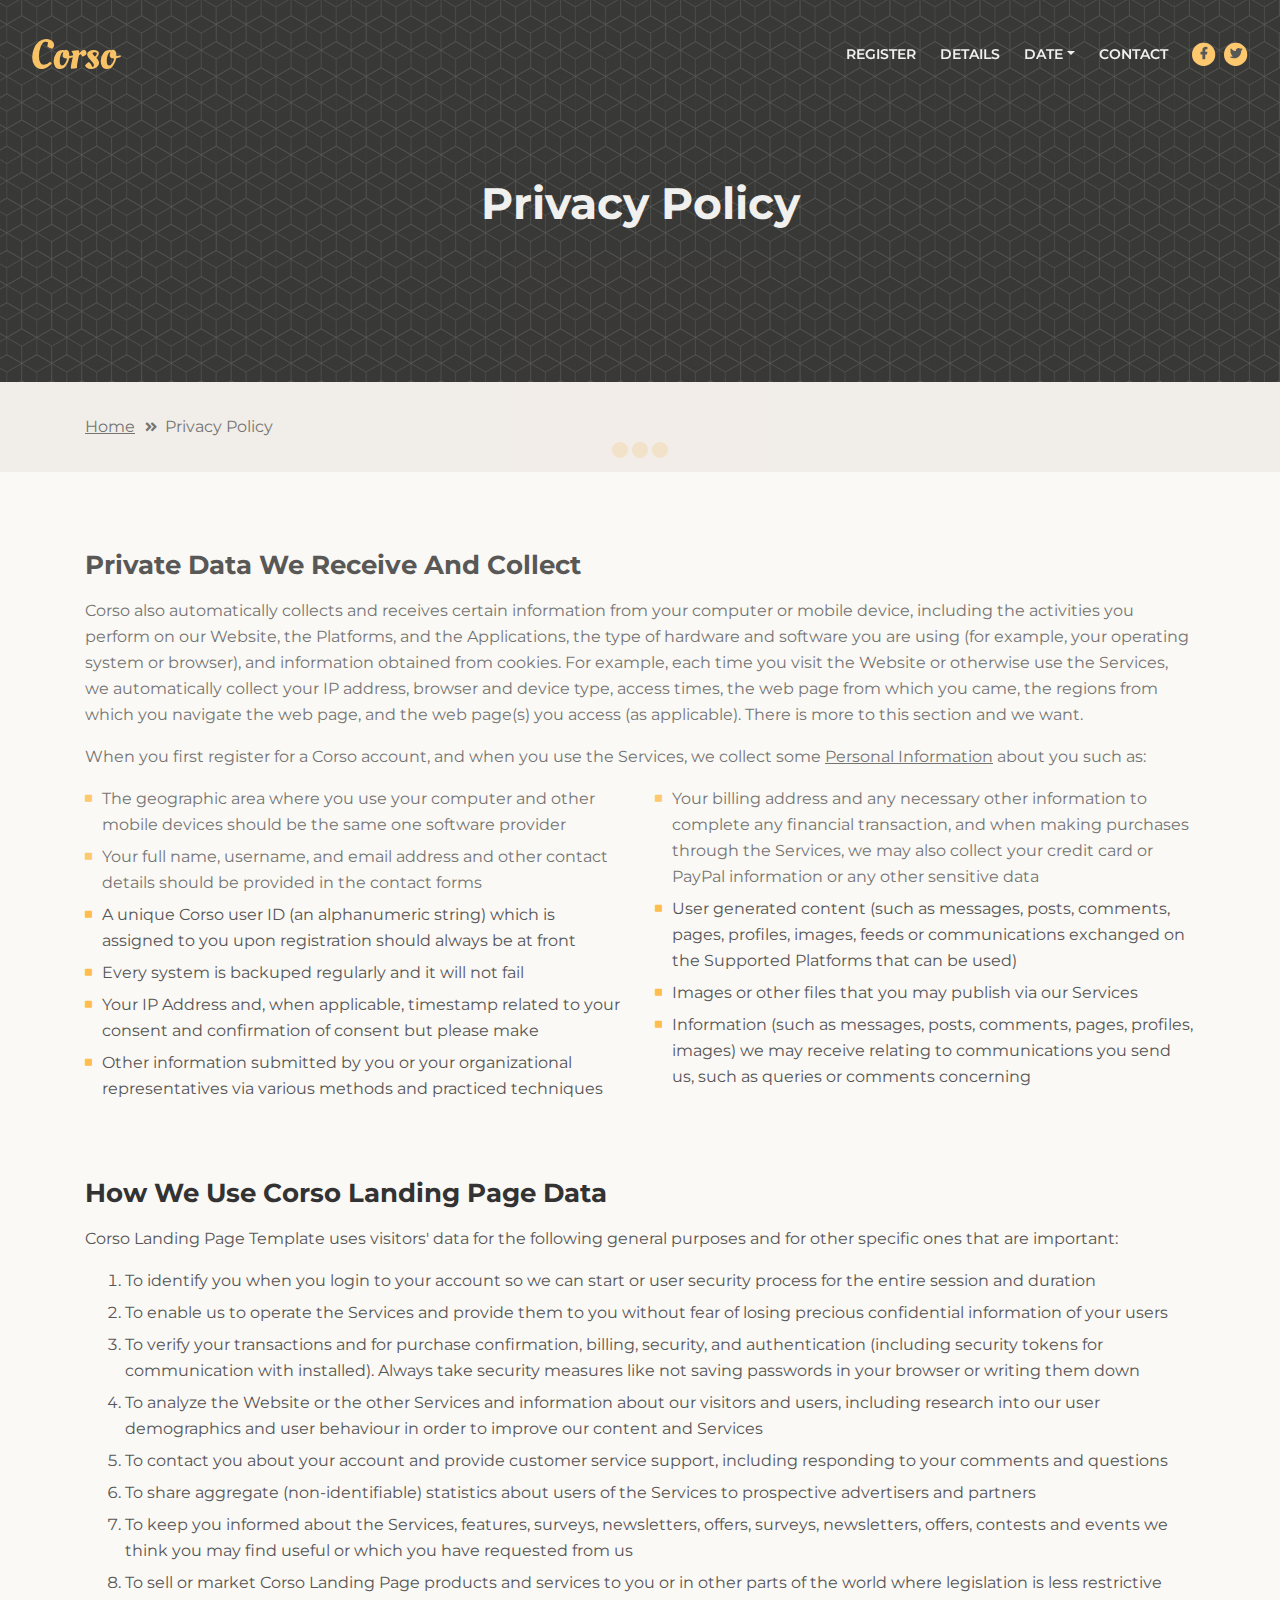
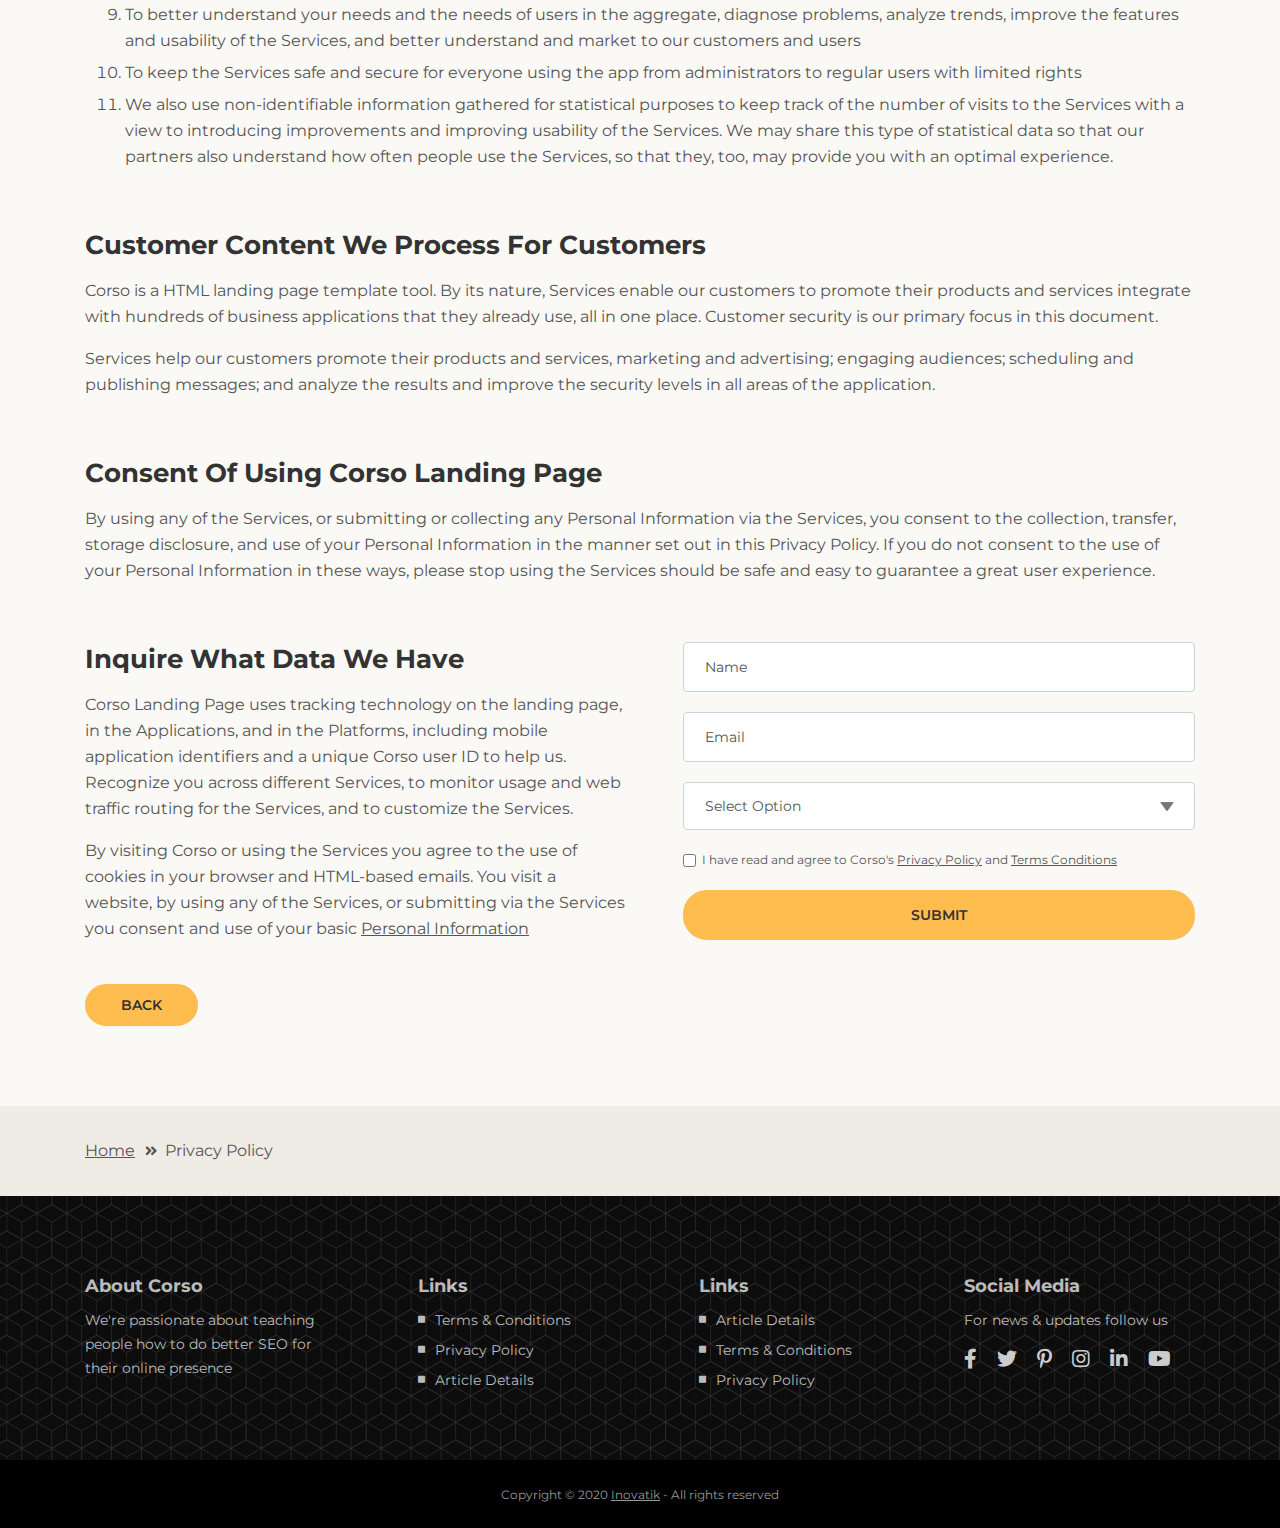
<file: Okul Kurs/web/privacy-policy.html>
<!DOCTYPE html>
<html lang="en">
<head>
    <meta charset="utf-8">
    <meta name="viewport" content="width=device-width, initial-scale=1, shrink-to-fit=no">
    
    <!-- SEO Meta Tags -->
    <meta name="description" content="Landing page template built with HTML and Bootstrap 4 for presenting training courses, classes, workshops and for convincing visitors to register using the form.">
    <meta name="author" content="Inovatik">

    <!-- OG Meta Tags to improve the way the post looks when you share the page on LinkedIn, Facebook, Google+ -->
	<meta property="og:site_name" content="" /> <!-- website name -->
	<meta property="og:site" content="" /> <!-- website link -->
	<meta property="og:title" content=""/> <!-- title shown in the actual shared post -->
	<meta property="og:description" content="" /> <!-- description shown in the actual shared post -->
	<meta property="og:image" content="" /> <!-- image link, make sure it's jpg -->
	<meta property="og:url" content="" /> <!-- where do you want your post to link to -->
	<meta property="og:type" content="article" />

    <!-- Website Title -->
    <title>Privacy Policy - Corso</title>
    
    <!-- Styles -->
    <link href="https://fonts.googleapis.com/css?family=Montserrat:400,400i,600,700,700i&display=swap" rel="stylesheet">
    <link href="css/bootstrap.css" rel="stylesheet">
    <link href="css/fontawesome-all.css" rel="stylesheet">
    <link href="css/swiper.css" rel="stylesheet">
	<link href="css/magnific-popup.css" rel="stylesheet">
	<link href="css/styles.css" rel="stylesheet">
	
	<!-- Favicon  -->
    <link rel="icon" href="images/favicon.png">
</head>
<body data-spy="scroll" data-target=".fixed-top">
    
    <!-- Preloader -->
	<div class="spinner-wrapper">
        <div class="spinner">
            <div class="bounce1"></div>
            <div class="bounce2"></div>
            <div class="bounce3"></div>
        </div>
    </div>
    <!-- end of preloader -->
    

    <!-- Navigation -->
    <nav class="navbar navbar-expand-lg navbar-dark navbar-custom fixed-top">

        <!-- Text Logo - Use this if you don't have a graphic logo -->
        <!-- <a class="navbar-brand logo-text page-scroll" href="index.html">Corso</a> -->

        <!-- Image Logo -->
        <a class="navbar-brand logo-image" href="index.html"><img src="images/logo.svg" alt="alternative"></a>
        
        <!-- Mobile Menu Toggle Button -->
        <button class="navbar-toggler" type="button" data-toggle="collapse" data-target="#navbarsExampleDefault" aria-controls="navbarsExampleDefault" aria-expanded="false" aria-label="Toggle navigation">
            <span class="navbar-toggler-awesome fas fa-bars"></span>
            <span class="navbar-toggler-awesome fas fa-times"></span>
        </button>
        <!-- end of mobile menu toggle button -->

        <div class="collapse navbar-collapse" id="navbarsExampleDefault">
            <ul class="navbar-nav ml-auto">
                <li class="nav-item">
                    <a class="nav-link page-scroll" href="index.html#register">REGISTER <span class="sr-only">(current)</span></a>
                </li>
                <li class="nav-item">
                    <a class="nav-link page-scroll" href="index.html#description">DETAILS</a>
                </li>

                <!-- Dropdown Menu -->          
                <li class="nav-item dropdown">
                    <a class="nav-link dropdown-toggle page-scroll" href="index.html#date" id="navbarDropdown" role="button" aria-haspopup="true" aria-expanded="false">DATE</a>
                    <div class="dropdown-menu" aria-labelledby="navbarDropdown">
                        <a class="dropdown-item" href="article-details.html"><span class="item-text">ARTICLE DETAILS</span></a>
                        <div class="dropdown-divider"></div>
                        <a class="dropdown-item" href="terms-conditions.html"><span class="item-text">TERMS CONDITIONS</span></a>
                        <div class="dropdown-divider"></div>
                        <a class="dropdown-item" href="privacy-policy.html"><span class="item-text">PRIVACY POLICY</span></a>
                    </div>
                </li>
                <!-- end of dropdown menu -->

                <li class="nav-item">
                    <a class="nav-link page-scroll" href="index.html#contact">CONTACT</a>
                </li>
            </ul>
            <span class="nav-item social-icons">
                <span class="fa-stack">
                    <a href="#your-link">
                        <i class="fas fa-circle fa-stack-2x"></i>
                        <i class="fab fa-facebook-f fa-stack-1x"></i>
                    </a>
                </span>
                <span class="fa-stack">
                    <a href="#your-link">
                        <i class="fas fa-circle fa-stack-2x"></i>
                        <i class="fab fa-twitter fa-stack-1x"></i>
                    </a>
                </span>
            </span>
        </div>
    </nav> <!-- end of navbar -->
    <!-- end of navigation -->


    <!-- Header -->
    <header id="header" class="ex-header">
        <div class="container">
            <div class="row">
                <div class="col-md-12">
                    <h1 class="white">Privacy Policy</h1>
                </div> <!-- end of col -->
            </div> <!-- end of row -->
        </div> <!-- end of container -->
    </header> <!-- end of ex-header -->
    <!-- end of header -->


    <!-- Breadcrumbs -->
    <div class="ex-basic-1">
        <div class="container">
            <div class="row">
                <div class="col-lg-12">
                    <div class="breadcrumbs">
                        <a href="index.html">Home</a><i class="fa fa-angle-double-right"></i><span>Privacy Policy</span>
                    </div> <!-- end of breadcrumbs -->
                </div> <!-- end of col -->
            </div> <!-- end of row -->
        </div> <!-- end of container -->
    </div> <!-- end of ex-basic-1 -->
    <!-- end of breadcrumbs -->


    <!-- Privacy Content -->
    <div class="ex-basic-2">
        <div class="container">
            <div class="row">
                <div class="col-lg-12">
                    <div class="text-container">
                        <h3>Private Data We Receive And Collect</h3>
                        <p>Corso also automatically collects and receives certain information from your computer or mobile device, including the activities you perform on our Website, the Platforms, and the Applications, the type of hardware and software you are using (for example, your operating system or browser), and information obtained from cookies. For example, each time you visit the Website or otherwise use the Services, we automatically collect your IP address, browser and device type, access times, the web page from which you came, the regions from which you navigate the web page, and the web page(s) you access (as applicable). There is more to this section and we want.</p>
                        <p>When you first register for a Corso account, and when you use the Services, we collect some <a href="#your-link">Personal Information</a> about you such as:</p>
                        <div class="row">
                            <div class="col-md-6">
                                <ul class="list-unstyled li-space-lg">
                                    <li class="media">
                                        <i class="fas fa-square"></i>
                                        <div class="media-body">The geographic area where you use your computer and other mobile devices should be the same one software provider</div>
                                    </li>
                                    <li class="media">
                                        <i class="fas fa-square"></i>
                                        <div class="media-body">Your full name, username, and email address and other contact details should be provided in the contact forms</div>
                                    </li>
                                    <li class="media">
                                        <i class="fas fa-square"></i>
                                        <div class="media-body">A unique Corso user ID (an alphanumeric string) which is assigned to you upon registration should always be at front</div>
                                    </li>
                                    <li class="media">
                                        <i class="fas fa-square"></i>
                                        <div class="media-body">Every system is backuped regularly and it will not fail</div>
                                    </li>
                                    <li class="media">
                                        <i class="fas fa-square"></i>
                                        <div class="media-body">Your IP Address and, when applicable, timestamp related to your consent and confirmation of consent but please make</div>
                                    </li>
                                    <li class="media">
                                        <i class="fas fa-square"></i>
                                        <div class="media-body">Other information submitted by you or your organizational representatives via various methods and practiced techniques</div>
                                    </li>
                                </ul>
                            </div> <!-- end of col -->

                            <div class="col-md-6">
                                <ul class="list-unstyled li-space-lg">
                                    <li class="media">
                                        <i class="fas fa-square"></i>
                                        <div class="media-body">Your billing address and any necessary other information to complete any financial transaction, and when making purchases through the Services, we may also collect your credit card or PayPal information or any other sensitive data</div>
                                    </li>
                                    <li class="media">
                                        <i class="fas fa-square"></i>
                                        <div class="media-body">User generated content (such as messages, posts, comments, pages, profiles, images, feeds or communications exchanged on the Supported Platforms that can be used)</div>
                                    </li>
                                    <li class="media">
                                        <i class="fas fa-square"></i>
                                        <div class="media-body">Images or other files that you may publish via our Services</div>
                                    </li>
                                    <li class="media">
                                        <i class="fas fa-square"></i>
                                        <div class="media-body">Information (such as messages, posts, comments, pages, profiles, images) we may receive relating to communications you send us, such as queries or comments concerning</div>
                                    </li>
                                </ul>
                            </div> <!-- end of col -->
                        </div> <!-- end of row -->
                    </div> <!-- end of text-container-->
                    
                    <div class="text-container">
                        <h3>How We Use Corso Landing Page Data</h3>
                        <p>Corso Landing Page Template uses visitors' data for the following general purposes and for other specific ones that are important:</p>
                        <ol class="li-space-lg">
                            <li>To identify you when you login to your account so we can start or user security process for the entire session and duration</li>
                            <li>To enable us to operate the Services and provide them to you without fear of losing precious confidential information of your users</li>
                            <li>To verify your transactions and for purchase confirmation, billing, security, and authentication (including security tokens for communication with installed). Always take security measures like not saving passwords in your browser or writing them down</li>
                            <li>To analyze the Website or the other Services and information about our visitors and users, including research into our user demographics and user behaviour in order to improve our content and Services</li>
                            <li>To contact you about your account and provide customer service support, including responding to your comments and questions</li>
                            <li>To share aggregate (non-identifiable) statistics about users of the Services to prospective advertisers and partners</li>
                            <li>To keep you informed about the Services, features, surveys, newsletters, offers, surveys, newsletters, offers, contests and events we think you may find useful or which you have requested from us</li>
                            <li>To sell or market Corso Landing Page products and services to you or in other parts of the world where legislation is less restrictive</li>
                            <li>To better understand your needs and the needs of users in the aggregate, diagnose problems, analyze trends, improve the features and usability of the Services, and better understand and market to our customers and users</li>
                            <li>To keep the Services safe and secure for everyone using the app from administrators to regular users with limited rights</li>
                            <li>We also use non-identifiable information gathered for statistical purposes to keep track of the number of visits to the Services with a view to introducing improvements and improving usability of the Services. We may share this type of statistical data so that our partners also understand how often people use the Services, so that they, too, may provide you with an optimal experience.</li>
                        </ol>
                    </div> <!-- end of text-container -->

                    <div class="text-container">
                        <h3>Customer Content We Process For Customers</h3>
                        <p>Corso is a HTML landing page template tool. By its nature, Services enable our customers to promote their products and services integrate with hundreds of business applications that they already use, all in one place. Customer security is our primary focus in this document.</p>
                        <p>Services help our customers promote their products and services, marketing and advertising; engaging audiences; scheduling and publishing messages; and analyze the results and improve the security levels in all areas of the application.</p>
                    </div> <!-- end of text container -->

                    <div class="text-container">
                        <h3>Consent Of Using Corso Landing Page</h3>
					    <p>By using any of the Services, or submitting or collecting any Personal Information via the Services, you consent to the collection, transfer, storage disclosure, and use of your Personal Information in the manner set out in this Privacy Policy. If you do not consent to the use of your Personal Information in these ways, please stop using the Services should be safe and easy to guarantee a great user experience.</p>
                    </div> <!-- end of text-container -->
                                       
                    <div class="row">
                        <div class="col-md-6">
                            <div class="text-container last">
                                <h3>Inquire What Data We Have</h3>
                                <p>Corso Landing Page uses tracking technology on the landing page, in the Applications, and in the Platforms, including mobile application identifiers and a unique Corso user ID to help us. Recognize you across different Services, to monitor usage and web traffic routing for the Services, and to customize the Services.</p>
                                <p>By visiting Corso or using the Services you agree to the use of cookies in your browser and HTML-based emails. You visit a website, by using any of the Services, or submitting via the Services you consent and use of your basic <a href="#your-link">Personal Information</a></p>
                            </div> <!-- end of text container -->
                        </div> <!-- end of col-->
                        <div class="col-md-6">

                            <!-- Privacy Form -->
                            <div class="form-container">
                                <form id="privacyForm" data-toggle="validator" data-focus="false">
                                    <div class="form-group">
                                        <input type="text" class="form-control-input" id="pname" required>
                                        <label class="label-control" for="pname">Name</label>
                                        <div class="help-block with-errors"></div>
                                    </div>
                                    <div class="form-group">
                                        <input type="email" class="form-control-input" id="pemail" required>
                                        <label class="label-control" for="pemail">Email</label>
                                        <div class="help-block with-errors"></div>
                                    </div>
                                    <div class="form-group">
                                        <select class="form-control-select" id="pselect" required>
                                            <option class="select-option" value="" disabled selected>Select Option</option>
                                            <option class="select-option" value="Delete data">Delete my data</option>
                                            <option class="select-option" value="Show me data">Show me my data</option>
                                        </select>
                                        <div class="help-block with-errors"></div>
                                    </div>
                                    <div class="form-group checkbox">
                                        <input type="checkbox" id="pterms" value="Agreed-to-Terms" required>I have read and agree to Corso's <a href="privacy-policy.html">Privacy Policy</a> and <a href="terms-conditions.html">Terms Conditions</a>
                                        <div class="help-block with-errors"></div>
                                    </div>
                                    <div class="form-group">
                                        <button type="submit" class="form-control-submit-button">SUBMIT</button>
                                    </div>
                                    <div class="form-message">
                                        <div id="pmsgSubmit" class="h3 text-center hidden"></div>
                                    </div>
                                </form>
                            </div> <!-- end of form container -->
                            <!-- end of privacy form -->

                        </div> <!-- end of col--> 
                    </div> <!-- end of row -->
                    <a class="btn-solid-reg" href="index.html">BACK</a>
                </div> <!-- end of col-->
            </div> <!-- end of row -->
        </div> <!-- end of container -->
    </div> <!-- end of ex-basic-2 -->
    <!-- end of privacy content -->


    <!-- Breadcrumbs -->
    <div class="ex-basic-1">
        <div class="container">
            <div class="row">
                <div class="col-lg-12">
                    <div class="breadcrumbs">
                        <a href="index.html">Home</a><i class="fa fa-angle-double-right"></i><span>Privacy Policy</span>
                    </div> <!-- end of breadcrumbs -->
                </div> <!-- end of col -->
            </div> <!-- end of row -->
        </div> <!-- end of container -->
    </div> <!-- end of ex-basic-1 -->
    <!-- end of breadcrumbs -->

    
    <!-- Footer -->
    <div class="footer">
        <div class="container">
            <div class="row">
                <div class="col-md-3">
                    <div class="footer-col first">
                        <h5>About Corso</h5>
                        <p class="p-small">We're passionate about teaching people how to do better SEO for their online presence</p>
                    </div>
                </div> <!-- end of col -->
                <div class="col-md-3">
                    <div class="footer-col second">
                        <h5>Links</h5>
                        <ul class="list-unstyled li-space-lg p-small">
                            <li class="media">
                                <i class="fas fa-square"></i>
                                <div class="media-body"><a href="terms-conditions.html">Terms & Conditions</a></div>
                            </li>
                            <li class="media">
                                <i class="fas fa-square"></i>
                                <div class="media-body"><a href="privacy-policy.html">Privacy Policy</a></div>
                            </li>
                            <li class="media">
                                <i class="fas fa-square"></i>
                                <div class="media-body"><a href="article-details.html">Article Details</a></div>
                            </li>
                        </ul>
                    </div>
                </div> <!-- end of col -->
                <div class="col-md-3">
                    <div class="footer-col third">
                        <h5>Links</h5>
                        <ul class="list-unstyled li-space-lg p-small">
                            <li class="media">
                                <i class="fas fa-square"></i>
                                <div class="media-body"><a href="article-details.html">Article Details</a></div>
                            </li>
                            <li class="media">
                                <i class="fas fa-square"></i>
                                <div class="media-body"><a href="terms-conditions.html">Terms & Conditions</a></div>
                            </li>
                            <li class="media">
                                <i class="fas fa-square"></i>
                                <div class="media-body"><a href="privacy-policy.html">Privacy Policy</a></div>
                            </li>
                        </ul>
                    </div>
                </div> <!-- end of col -->
                <div class="col-md-3">
                    <div class="footer-col fourth">
                        <h5>Social Media</h5>
                        <p class="p-small">For news & updates follow us</p>
                        <a href="#your-link">
                            <i class="fab fa-facebook-f"></i>
                        </a>
                        <a href="#your-link">
                            <i class="fab fa-twitter"></i>
                        </a>
                        <a href="#your-link">
                            <i class="fab fa-pinterest-p"></i>
                        </a>
                        <a href="#your-link">
                            <i class="fab fa-instagram"></i>
                        </a>
                        <a href="#your-link">
                            <i class="fab fa-linkedin-in"></i>
                        </a>
                        <a href="#your-link">
                            <i class="fab fa-youtube"></i>
                        </a>
                    </div> 
                </div> <!-- end of col -->
            </div> <!-- end of row -->
        </div> <!-- end of container -->
    </div> <!-- end of footer -->  
    <!-- end of footer -->


    <!-- Copyright -->
    <div class="copyright">
        <div class="container">
            <div class="row">
                <div class="col-lg-12">
                    <p class="p-small">Copyright © 2020 <a href="https://inovatik.com">Inovatik</a> - All rights reserved</p>
                </div> <!-- end of col -->
            </div> <!-- enf of row -->
        </div> <!-- end of container -->
    </div> <!-- end of copyright --> 
    <!-- end of copyright -->
    
    	
    <!-- Scripts -->
    <script src="js/jquery.min.js"></script> <!-- jQuery for Bootstrap's JavaScript plugins -->
    <script src="js/popper.min.js"></script> <!-- Popper tooltip library for Bootstrap -->
    <script src="js/bootstrap.min.js"></script> <!-- Bootstrap framework -->
    <script src="js/jquery.easing.min.js"></script> <!-- jQuery Easing for smooth scrolling between anchors -->
    <script src="js/jquery.countdown.min.js"></script> <!-- The Final Countdown plugin for jQuery -->
    <script src="js/swiper.min.js"></script> <!-- Swiper for image and text sliders -->
    <script src="js/jquery.magnific-popup.js"></script> <!-- Magnific Popup for lightboxes -->
    <script src="js/validator.min.js"></script> <!-- Validator.js - Bootstrap plugin that validates forms -->
    <script src="js/scripts.js"></script> <!-- Custom scripts -->
</body>
</html>
</file>
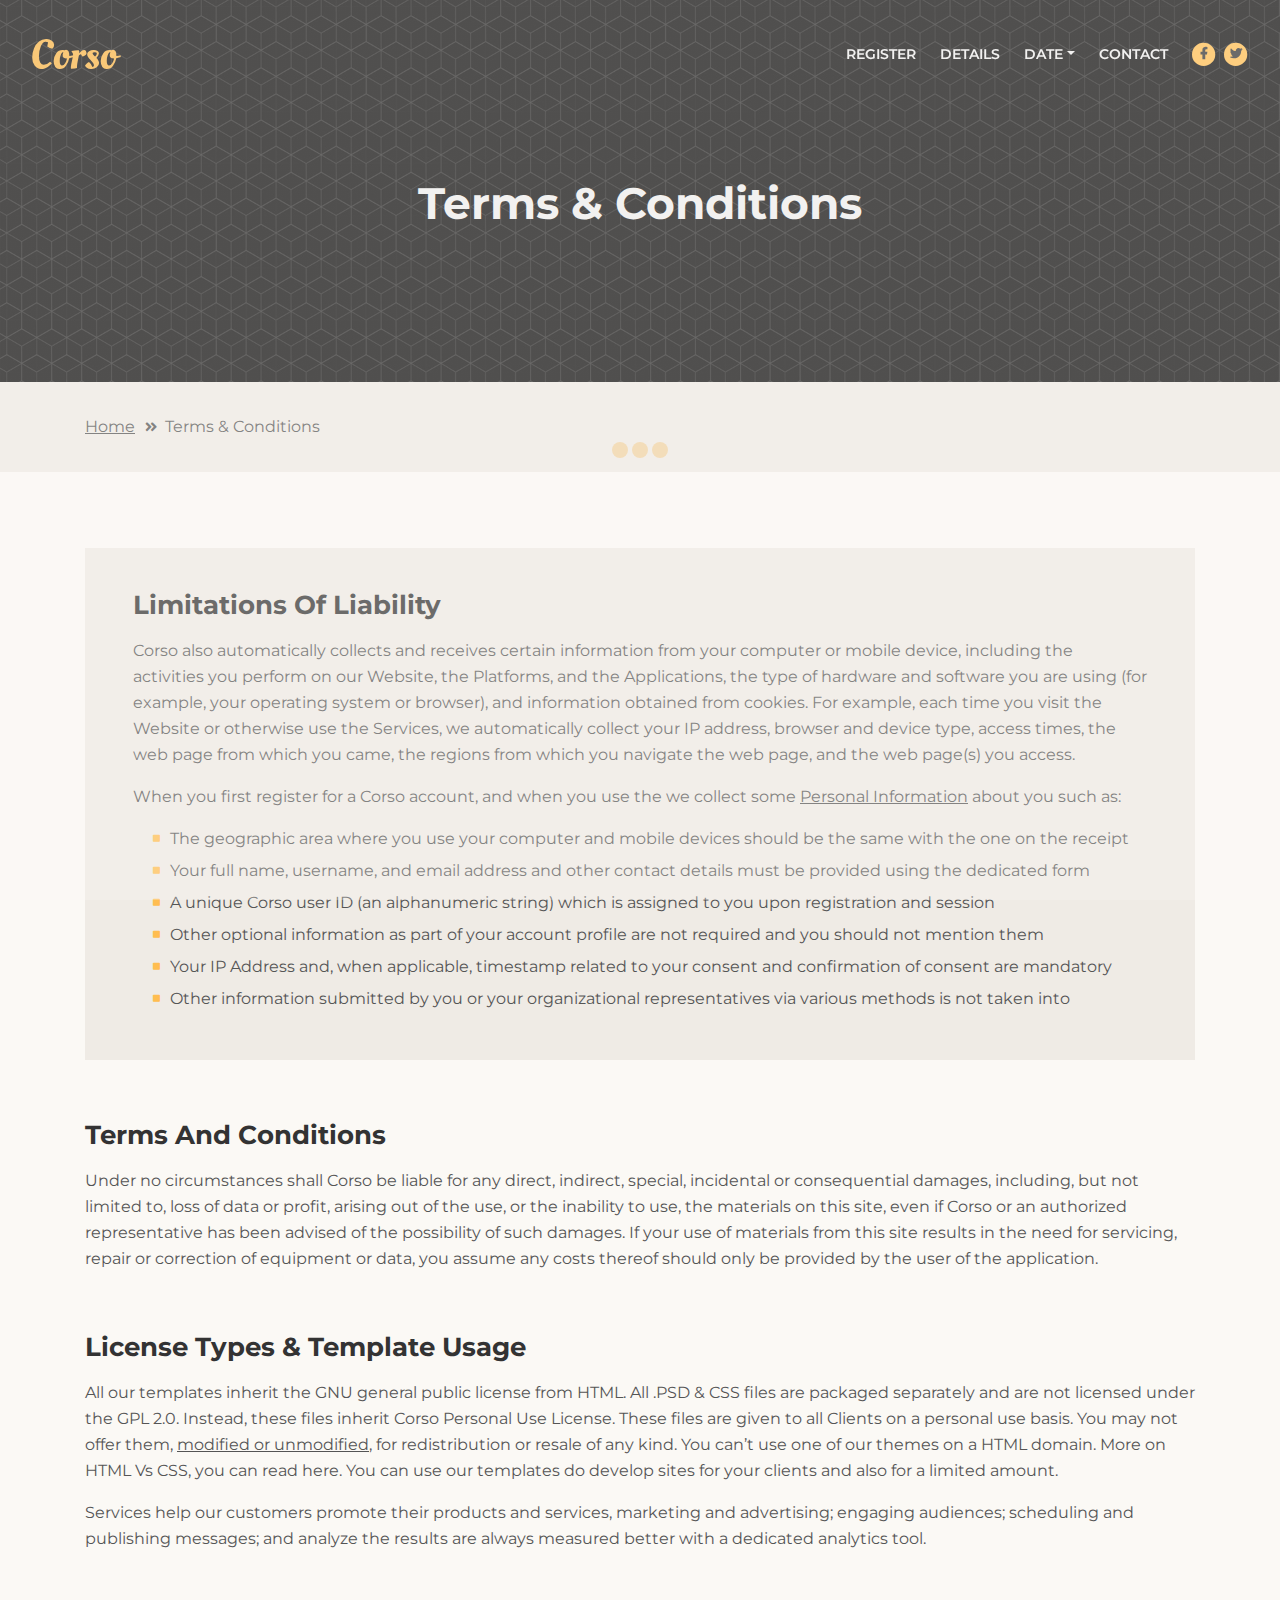
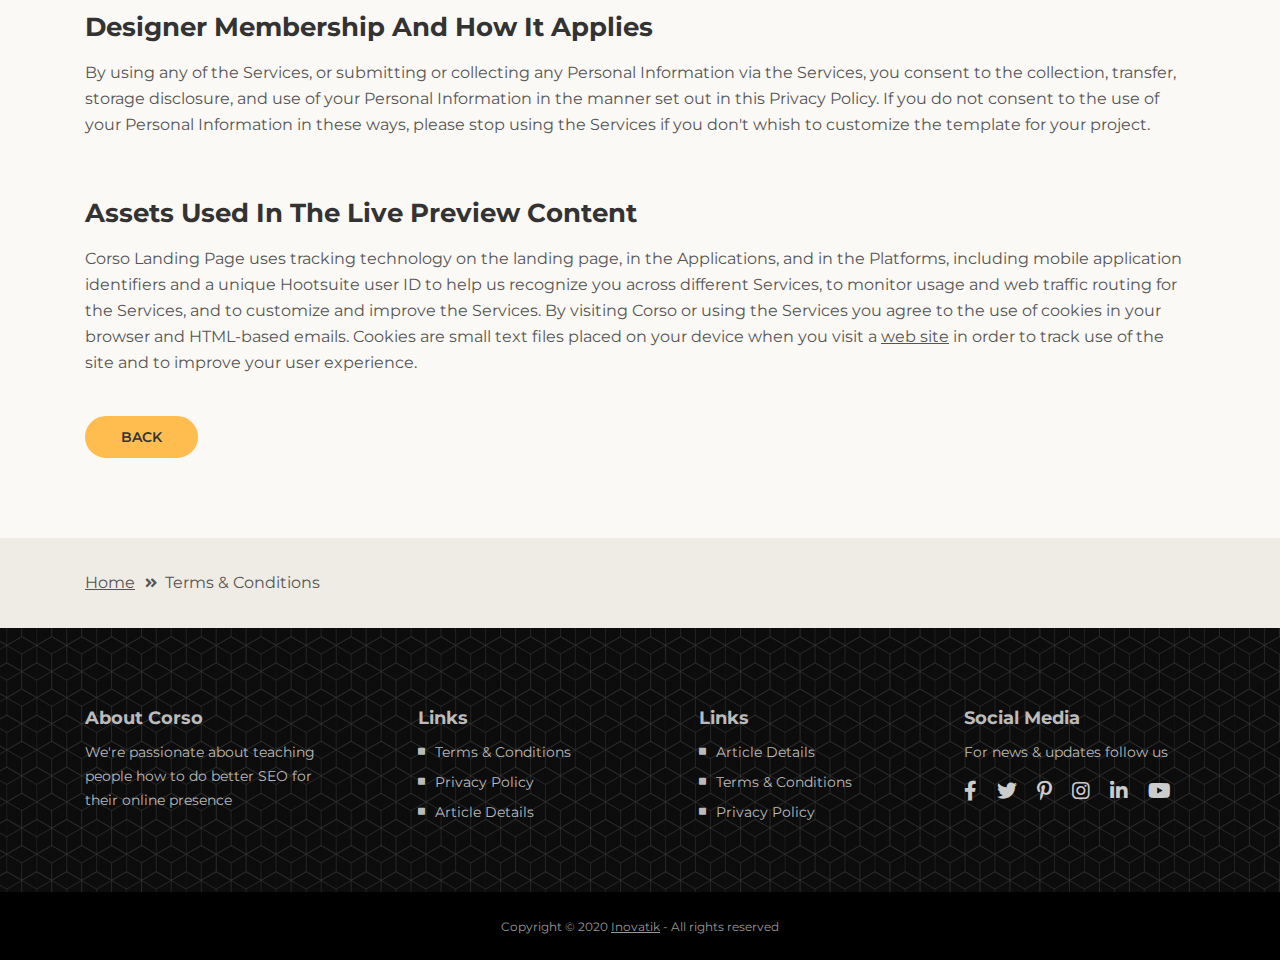
<file: Okul Kurs/web/terms-conditions.html>
<!DOCTYPE html>
<html lang="en">
<head>
    <meta charset="utf-8">
    <meta name="viewport" content="width=device-width, initial-scale=1, shrink-to-fit=no">
    
    <!-- SEO Meta Tags -->
    <meta name="description" content="Landing page template built with HTML and Bootstrap 4 for presenting training courses, classes, workshops and for convincing visitors to register using the form.">
    <meta name="author" content="Inovatik">

    <!-- OG Meta Tags to improve the way the post looks when you share the page on LinkedIn, Facebook, Google+ -->
	<meta property="og:site_name" content="" /> <!-- website name -->
	<meta property="og:site" content="" /> <!-- website link -->
	<meta property="og:title" content=""/> <!-- title shown in the actual shared post -->
	<meta property="og:description" content="" /> <!-- description shown in the actual shared post -->
	<meta property="og:image" content="" /> <!-- image link, make sure it's jpg -->
	<meta property="og:url" content="" /> <!-- where do you want your post to link to -->
	<meta property="og:type" content="article" />

    <!-- Website Title -->
    <title>Terms Conditions - Corso</title>
    
    <!-- Styles -->
    <link href="https://fonts.googleapis.com/css?family=Montserrat:400,400i,600,700,700i&display=swap" rel="stylesheet">
    <link href="css/bootstrap.css" rel="stylesheet">
    <link href="css/fontawesome-all.css" rel="stylesheet">
    <link href="css/swiper.css" rel="stylesheet">
	<link href="css/magnific-popup.css" rel="stylesheet">
	<link href="css/styles.css" rel="stylesheet">
	
	<!-- Favicon  -->
    <link rel="icon" href="images/favicon.png">
</head>
<body data-spy="scroll" data-target=".fixed-top">
    
    <!-- Preloader -->
	<div class="spinner-wrapper">
        <div class="spinner">
            <div class="bounce1"></div>
            <div class="bounce2"></div>
            <div class="bounce3"></div>
        </div>
    </div>
    <!-- end of preloader -->
    

    <!-- Navigation -->
    <nav class="navbar navbar-expand-lg navbar-dark navbar-custom fixed-top">

        <!-- Text Logo - Use this if you don't have a graphic logo -->
        <!-- <a class="navbar-brand logo-text page-scroll" href="index.html">Corso</a> -->

        <!-- Image Logo -->
        <a class="navbar-brand logo-image" href="index.html"><img src="images/logo.svg" alt="alternative"></a>
        
        <!-- Mobile Menu Toggle Button -->
        <button class="navbar-toggler" type="button" data-toggle="collapse" data-target="#navbarsExampleDefault" aria-controls="navbarsExampleDefault" aria-expanded="false" aria-label="Toggle navigation">
            <span class="navbar-toggler-awesome fas fa-bars"></span>
            <span class="navbar-toggler-awesome fas fa-times"></span>
        </button>
        <!-- end of mobile menu toggle button -->

        <div class="collapse navbar-collapse" id="navbarsExampleDefault">
            <ul class="navbar-nav ml-auto">
                <li class="nav-item">
                    <a class="nav-link page-scroll" href="index.html#register">REGISTER <span class="sr-only">(current)</span></a>
                </li>
                <li class="nav-item">
                    <a class="nav-link page-scroll" href="index.html#description">DETAILS</a>
                </li>

                <!-- Dropdown Menu -->          
                <li class="nav-item dropdown">
                    <a class="nav-link dropdown-toggle page-scroll" href="index.html#date" id="navbarDropdown" role="button" aria-haspopup="true" aria-expanded="false">DATE</a>
                    <div class="dropdown-menu" aria-labelledby="navbarDropdown">
                        <a class="dropdown-item" href="article-details.html"><span class="item-text">ARTICLE DETAILS</span></a>
                        <div class="dropdown-divider"></div>
                        <a class="dropdown-item" href="terms-conditions.html"><span class="item-text">TERMS CONDITIONS</span></a>
                        <div class="dropdown-divider"></div>
                        <a class="dropdown-item" href="privacy-policy.html"><span class="item-text">PRIVACY POLICY</span></a>
                    </div>
                </li>
                <!-- end of dropdown menu -->

                <li class="nav-item">
                    <a class="nav-link page-scroll" href="index.html#contact">CONTACT</a>
                </li>
            </ul>
            <span class="nav-item social-icons">
                <span class="fa-stack">
                    <a href="#your-link">
                        <i class="fas fa-circle fa-stack-2x"></i>
                        <i class="fab fa-facebook-f fa-stack-1x"></i>
                    </a>
                </span>
                <span class="fa-stack">
                    <a href="#your-link">
                        <i class="fas fa-circle fa-stack-2x"></i>
                        <i class="fab fa-twitter fa-stack-1x"></i>
                    </a>
                </span>
            </span>
        </div>
    </nav> <!-- end of navbar -->
    <!-- end of navigation -->


    <!-- Header -->
    <header id="header" class="ex-header">
        <div class="container">
            <div class="row">
                <div class="col-lg-12">
                    <h1 class="white">Terms & Conditions</h1>
                </div> <!-- end of col -->
            </div> <!-- end of row -->
        </div> <!-- end of container -->
    </header> <!-- end of ex-header -->
    <!-- end of header -->


    <!-- Breadcrumbs -->
    <div class="ex-basic-1">
        <div class="container">
            <div class="row">
                <div class="col-lg-12">
                    <div class="breadcrumbs">
                        <a href="index.html">Home</a><i class="fa fa-angle-double-right"></i><span>Terms & Conditions</span>
                    </div> <!-- end of breadcrumbs -->
                </div> <!-- end of col -->
            </div> <!-- end of row -->
        </div> <!-- end of container -->
    </div> <!-- end of ex-basic-1 -->
    <!-- end of breadcrumbs -->


    <!-- Terms Content -->
    <div class="ex-basic-2">
        <div class="container">
            <div class="row">
                <div class="col-lg-12">
                    <div class="text-container dark">
                        <h3>Limitations Of Liability</h3>
                        <p>Corso also automatically collects and receives certain information from your computer or mobile device, including the activities you perform on our Website, the Platforms, and the Applications, the type of hardware and software you are using (for example, your operating system or browser), and information obtained from cookies. For example, each time you visit the Website or otherwise use the Services, we automatically collect your IP address, browser and device type, access times, the web page from which you came, the regions from which you navigate the web page, and the web page(s) you access.</p>
                        <p>When you first register for a Corso account, and when you use the we collect some <a href="#your-link">Personal Information</a> about you such as:</p>
                        <ul class="list-unstyled li-space-lg indent">
                            <li class="media">
                                <i class="fas fa-square"></i>
                                <div class="media-body">The geographic area where you use your computer and mobile devices should be the same with the one on the receipt</div>
                            </li>
                            <li class="media">
                                <i class="fas fa-square"></i>
                                <div class="media-body">Your full name, username, and email address and other contact details must be provided using the dedicated form</div>
                            </li>
                            <li class="media">
                                <i class="fas fa-square"></i>
                                <div class="media-body">A unique Corso user ID (an alphanumeric string) which is assigned to you upon registration and session</div>
                            </li>
                            <li class="media">
                                <i class="fas fa-square"></i>
                                <div class="media-body">Other optional information as part of your account profile are not required and you should not mention them</div>
                            </li>
                            <li class="media">
                                <i class="fas fa-square"></i>
                                <div class="media-body">Your IP Address and, when applicable, timestamp related to your consent and confirmation of consent are mandatory</div>
                            </li>
                            <li class="media">
                                <i class="fas fa-square"></i>
                                <div class="media-body">Other information submitted by you or your organizational representatives via various methods is not taken into</div>
                            </li>
                        </ul>
                    </div> <!-- end of text-container -->
                    
                    <div class="text-container">
                        <h3>Terms And Conditions</h3>
                        <p>Under no circumstances shall Corso be liable for any direct, indirect, special, incidental or consequential damages, including, but not limited to, loss of data or profit, arising out of the use, or the inability to use, the materials on this site, even if Corso or an authorized representative has been advised of the possibility of such damages. If your use of materials from this site results in the need for servicing, repair or correction of equipment or data, you assume any costs thereof should only be provided by the user of the application.</p>
                    </div> <!-- end of text-container -->

                    <div class="text-container">
                        <h3>License Types & Template Usage</h3>
                        <p>All our templates inherit the GNU general public license from HTML. All .PSD & CSS files are packaged separately and are not licensed under the GPL 2.0. Instead, these files inherit Corso Personal Use License. These files are given to all Clients on a personal use basis. You may not offer them, <a href="#your-link">modified or unmodified</a>, for redistribution or resale of any kind. You can’t use one of our themes on a HTML domain. More on HTML Vs CSS, you can read here. You can use our templates do develop sites for your clients and also for a limited amount.</p>
                        <p>Services help our customers promote their products and services, marketing and advertising; engaging audiences; scheduling and publishing messages; and analyze the results are always measured better with a dedicated analytics tool.</p>
                    </div> <!-- end of text-container -->

                    <div class="text-container">
                        <h3>Designer Membership And How It Applies</h3>
                        <p>By using any of the Services, or submitting or collecting any Personal Information via the Services, you consent to the collection, transfer, storage disclosure, and use of your Personal Information in the manner set out in this Privacy Policy. If you do not consent to the use of your Personal Information in these ways, please stop using the Services if you don't whish to customize the template for your project.</p>
                    </div> <!-- end of text-container -->
                    
                    <div class="text-container last">
                        <h3>Assets Used In The Live Preview Content</h3>
                        <p>Corso Landing Page uses tracking technology on the landing page, in the Applications, and in the Platforms, including mobile application identifiers and a unique Hootsuite user ID to help us recognize you across different Services, to monitor usage and web traffic routing for the Services, and to customize and improve the Services. By visiting Corso or using the Services you agree to the use of cookies in your browser and HTML-based emails. Cookies are small text files placed on your device when you visit a <a href="#your-link">web site</a> in order to track use of the site and to improve your user experience.</p>
                        <a class="btn-solid-reg" href="index.html">BACK</a>
                    </div> <!-- end of text-container -->
                </div>
            </div> <!-- end of row -->
        </div> <!-- end of container -->
    </div> <!-- end of ex-basic -->
    <!-- end of terms content -->

    
    <!-- Breadcrumbs -->
    <div class="ex-basic-1">
        <div class="container">
            <div class="row">
                <div class="col-lg-12">
                    <div class="breadcrumbs">
                        <a href="index.html">Home</a><i class="fa fa-angle-double-right"></i><span>Terms & Conditions</span>
                    </div> <!-- end of breadcrumbs -->
                </div> <!-- end of col -->
            </div> <!-- end of row -->
        </div> <!-- end of container -->
    </div> <!-- end of ex-basic-1 -->
    <!-- end of breadcrumbs -->


    <!-- Footer -->
    <div class="footer">
        <div class="container">
            <div class="row">
                <div class="col-md-3">
                    <div class="footer-col first">
                        <h5>About Corso</h5>
                        <p class="p-small">We're passionate about teaching people how to do better SEO for their online presence</p>
                    </div>
                </div> <!-- end of col -->
                <div class="col-md-3">
                    <div class="footer-col second">
                        <h5>Links</h5>
                        <ul class="list-unstyled li-space-lg p-small">
                            <li class="media">
                                <i class="fas fa-square"></i>
                                <div class="media-body"><a href="terms-conditions.html">Terms & Conditions</a></div>
                            </li>
                            <li class="media">
                                <i class="fas fa-square"></i>
                                <div class="media-body"><a href="privacy-policy.html">Privacy Policy</a></div>
                            </li>
                            <li class="media">
                                <i class="fas fa-square"></i>
                                <div class="media-body"><a href="article-details.html">Article Details</a></div>
                            </li>
                        </ul>
                    </div>
                </div> <!-- end of col -->
                <div class="col-md-3">
                    <div class="footer-col third">
                        <h5>Links</h5>
                        <ul class="list-unstyled li-space-lg p-small">
                            <li class="media">
                                <i class="fas fa-square"></i>
                                <div class="media-body"><a href="article-details.html">Article Details</a></div>
                            </li>
                            <li class="media">
                                <i class="fas fa-square"></i>
                                <div class="media-body"><a href="terms-conditions.html">Terms & Conditions</a></div>
                            </li>
                            <li class="media">
                                <i class="fas fa-square"></i>
                                <div class="media-body"><a href="privacy-policy.html">Privacy Policy</a></div>
                            </li>
                        </ul>
                    </div>
                </div> <!-- end of col -->
                <div class="col-md-3">
                    <div class="footer-col fourth">
                        <h5>Social Media</h5>
                        <p class="p-small">For news & updates follow us</p>
                        <a href="#your-link">
                            <i class="fab fa-facebook-f"></i>
                        </a>
                        <a href="#your-link">
                            <i class="fab fa-twitter"></i>
                        </a>
                        <a href="#your-link">
                            <i class="fab fa-pinterest-p"></i>
                        </a>
                        <a href="#your-link">
                            <i class="fab fa-instagram"></i>
                        </a>
                        <a href="#your-link">
                            <i class="fab fa-linkedin-in"></i>
                        </a>
                        <a href="#your-link">
                            <i class="fab fa-youtube"></i>
                        </a>
                    </div> 
                </div> <!-- end of col -->
            </div> <!-- end of row -->
        </div> <!-- end of container -->
    </div> <!-- end of footer -->  
    <!-- end of footer -->


    <!-- Copyright -->
    <div class="copyright">
        <div class="container">
            <div class="row">
                <div class="col-lg-12">
                    <p class="p-small">Copyright © 2020 <a href="https://inovatik.com">Inovatik</a> - All rights reserved</p>
                </div> <!-- end of col -->
            </div> <!-- enf of row -->
        </div> <!-- end of container -->
    </div> <!-- end of copyright --> 
    <!-- end of copyright -->
    
    	
    <!-- Scripts -->
    <script src="js/jquery.min.js"></script> <!-- jQuery for Bootstrap's JavaScript plugins -->
    <script src="js/popper.min.js"></script> <!-- Popper tooltip library for Bootstrap -->
    <script src="js/bootstrap.min.js"></script> <!-- Bootstrap framework -->
    <script src="js/jquery.easing.min.js"></script> <!-- jQuery Easing for smooth scrolling between anchors -->
    <script src="js/jquery.countdown.min.js"></script> <!-- The Final Countdown plugin for jQuery -->
    <script src="js/swiper.min.js"></script> <!-- Swiper for image and text sliders -->
    <script src="js/jquery.magnific-popup.js"></script> <!-- Magnific Popup for lightboxes -->
    <script src="js/validator.min.js"></script> <!-- Validator.js - Bootstrap plugin that validates forms -->
    <script src="js/scripts.js"></script> <!-- Custom scripts -->
</body>
</html>
</file>
<file: Okul Kurs/documentation/css/styles.css>
/**************************/
/*     General Styles     */
/**************************/
body {
	overflow-x: hidden;
	font: 400 15px/1.8em "Open Sans", sans-serif; 
}

p {
	font: 400 15px/1.7em "Open Sans", sans-serif; 
}

h1 {
	margin-bottom: 20px;
}

h3 {
	margin-top: 62px;
}

a {
	color: #2658d5;
	font-weight: 600;
	text-decoration: none;
}
 
a:hover {
	text-decoration: none;
}

hr {
	margin-top: 60px;
	margin-bottom: 40px;
}

pre.code-format {
	max-width: 1000px;
	line-height:1.7em;
	white-space: pre-wrap;       /* Since CSS 2.1 */
    white-space: -moz-pre-wrap;  /* Mozilla, since 1999 */
    white-space: -pre-wrap;      /* Opera 4-6 */
    white-space: -o-pre-wrap;    /* Opera 7 */
    word-wrap: break-word;       /* Internet Explorer 5.5+ */
	margin-top: 20px;
	margin-bottom: -5px;
}



/************************/
/*     Page Content     */
/************************/
#wrapper {
    padding-left: 0;
    -webkit-transition: all 0.5s ease;
    -moz-transition: all 0.5s ease;
    -o-transition: all 0.5s ease;
    transition: all 0.5s ease;
}

#wrapper.toggled {
    padding-left: 250px;
}

#sidebar-wrapper {
    z-index: 1000;
    position: fixed;
    left: 250px;
    width: 0;
    height: 100%;
    margin-left: -250px;
    overflow-y: auto;
    background: #000;
    -webkit-transition: all 0.5s ease;
    -moz-transition: all 0.5s ease;
    -o-transition: all 0.5s ease;
    transition: all 0.5s ease;
}

#sidebar-wrapper p {
	display: block;
	color: #fff;
	font-size: 22px;
	margin-left: 20px;
	margin-top: 40px;
}

#wrapper.toggled #sidebar-wrapper {
    width: 250px;
}

#page-content-wrapper {
    width: 100%;
    position: absolute;
    padding: 15px;
}

#page-content-wrapper .code {
	font: 400 14px/1.6em "Source Code Pro", sans-serif; 
	color: #c22525;
}

#page-content-wrapper hr {
	border-top: 1px solid #dfdfdf; 
}

#wrapper.toggled #page-content-wrapper {
    position: absolute;
    margin-right: -250px;
}

.separator {
	margin-bottom: 15px;
}

.footer {
	margin-top: 60px;
	color: grey;
}


/**************************/
/*     Sidebar Styles     */
/**************************/
.sidebar-nav {
    position: absolute;
    top: 0;
    width: 250px;
    margin: 0;
    padding: 0;
    list-style: none;
}

.sidebar-nav li {
    padding-top: 0.5rem;
    padding-bottom: 0.5rem;
}

.sidebar-nav li a {
    padding-left: 20px;
    line-height: 20px;
}

.sidebar-nav li a {
    display: inline-block;
    text-decoration: none;
    color: #999999;
}

.sidebar-nav li:hover {
    text-decoration: none;
    background: rgba(255,255,255,0.2);
}

.sidebar-nav li:hover a {
    color: #fff;
}

.sidebar-nav li a:active,
.sidebar-nav li a:focus {
	color: #fff;
}

.sidebar-nav > .sidebar-brand {
    font-size: 18px;
    line-height: 22px;
	margin-top: 140px;
	color: #fff;
	text-align: left;
}

.sidebar-nav > .sidebar-brand a {
    color: #999999;
}

.sidebar-nav > .sidebar-brand a:hover {
    color: #fff;
    background: none;
}


/*************************/
/*     Media Queries     */
/*************************/
@media(min-width:768px) {
    #wrapper {
        padding-left: 250px;
    }

    #wrapper.toggled {
        padding-left: 0;
    }

    #sidebar-wrapper {
        width: 250px;
    }

    #wrapper.toggled #sidebar-wrapper {
        width: 0;
    }

    #page-content-wrapper {
        padding: 20px;
        position: relative;
    }

    #wrapper.toggled #page-content-wrapper {
        position: relative;
        margin-right: 0;
    }
}
</file>
<file: Okul Kurs/web/css/styles.css>
/* Template: Corso - Free Training Course Landing Page Template
   Author: Inovatik
   Created: Nov 2019
   Description: Master CSS file
*/

/*****************************************
Table Of Contents:

01. General Styles
02. Preloader
03. Navigation
04. Header
05. Registration
06. Partners
07. Instructor
08. Description
09. Students
10. Details Lightbox
11. Video
12. Takeaways
13. Testimonials
14. Date
15. Newsletter
16. Contact
17. Footer
18. Copyright
19. Back To Top Button
20. Extra Pages
21. Media Queries
******************************************/

/*****************************************
Colors:
- Backgrounds - light gray #fbf9f5
- Backgrounds, buttons - yellow #ffbd50
- Headings text, navbar links - black #333
- Body text - dark gray #555
******************************************/


/******************************/
/*     01. General Styles     */
/******************************/
body,
html {
    width: 100%;
	height: 100%;
}

body, p {
	color: #555; 
	font: 400 1rem/1.625rem "Montserrat", sans-serif;
}

.p-large {
	font: 400 1.125rem/1.75rem "Montserrat", sans-serif;
}

.p-small {
	font: 400 0.875rem/1.5rem "Montserrat", sans-serif;
}

.p-heading {
	margin-bottom: 3.75rem;
}

h1 {
	color: #333;
	font: 700 2.75rem/3.375rem "Montserrat", sans-serif;
}

h2 {
	color: #333;
	font: 700 2.25rem/2.875rem "Montserrat", sans-serif;
}

h3 {
	color: #333;
	font: 700 1.625rem/2.125rem "Montserrat", sans-serif;
}

h4 {
	color: #333;
	font: 700 1.25rem/1.875rem "Montserrat", sans-serif;
}

h5 {
	color: #333;
	font: 700 1.125rem/1.75rem "Montserrat", sans-serif;
}

h6 {
	color: #333;
	font: 700 1rem/1.625rem "Montserrat", sans-serif;
}

.testimonial-text {
	font-style: italic;
}

.testimonial-author {
	font-weight: 700;
	font-size: 1rem;
	line-height: 1.625rem;
}

.li-space-lg li {
	margin-bottom: 0.375rem;
}

.indent {
	padding-left: 1.25rem;
}

a {
	color: #555;
	text-decoration: underline;
}

a:hover {
	color: #555;
	text-decoration: underline;
}

.white {
	color: #eee;
}

.btn-solid-reg {
	display: inline-block;
	padding: 1.1875rem 2.125rem 1.1875rem 2.125rem;
	border: 0.125rem solid #ffbd50;
	border-radius: 2rem;
	background-color: #ffbd50;
	color: #333;
	font: 600 0.875rem/0 "Montserrat", sans-serif;
	text-decoration: none;
	transition: all 0.2s;
}

.btn-solid-reg:hover {
	border: 0.125rem solid #333;
	background-color: transparent;
	color: #333;
	text-decoration: none;
}

.btn-solid-lg {
	display: inline-block;
	padding: 1.375rem 2.625rem 1.375rem 2.625rem;
	border: 0.125rem solid #ffbd50;
	border-radius: 2rem;
	background-color: #ffbd50;
	color: #333;
	font: 600 0.875rem/0 "Montserrat", sans-serif;
	text-decoration: none;
	transition: all 0.2s;
}

.btn-solid-lg:hover {
	border: 0.125rem solid #333;
	background-color: transparent;
	color: #333;
	text-decoration: none;
}

.btn-outline-reg {
	display: inline-block;
	padding: 1.1875rem 2.125rem 1.1875rem 2.125rem;
	border: 0.125rem solid #333;
	border-radius: 2rem;
	background-color: transparent;
	color: #333;
	font: 600 0.875rem/0 "Montserrat", sans-serif;
	text-decoration: none;
	transition: all 0.2s;
}

.btn-outline-reg:hover {
	border: 0.125rem solid #ffbd50;
	background-color: #ffbd50;
	color: #333;
	text-decoration: none;
}

.btn-outline-lg {
	display: inline-block;
	padding: 1.375rem 2.625rem 1.375rem 2.625rem;
	border: 0.125rem solid #333;
	border-radius: 2rem;
	background-color: transparent;
	color: #333;
	font: 600 0.875rem/0 "Montserrat", sans-serif;
	text-decoration: none;
	transition: all 0.2s;
}

.btn-outline-lg:hover {
	border: 0.125rem solid #ffbd50;
	background-color: #ffbd50;
	color: #333;
	text-decoration: none;
}

.btn-outline-sm {
	display: inline-block;
	padding: 1rem 1.625rem 0.875rem 1.625rem;
	border: 0.125rem solid #333;
	border-radius: 2rem;
	background-color: transparent;
	color: #333;
	font: 600 0.875rem/0 "Montserrat", sans-serif;
	text-decoration: none;
	transition: all 0.2s;
}

.btn-outline-sm:hover {
	border: 0.125rem solid #ffbd50;
	background-color: #ffbd50;
	color: #333;
	text-decoration: none;
}

.form-group {
	position: relative;
	margin-bottom: 1.25rem;
}

.form-group.has-error.has-danger {
	margin-bottom: 0.625rem;
}

.form-group.has-error.has-danger .help-block.with-errors ul {
	margin-top: 0.375rem;
}

.label-control {
	position: absolute;
	top: 0.87rem;
	left: 1.375rem;
	color: #555;
	opacity: 1;
	font: 400 0.875rem/1.375rem "Montserrat", sans-serif;
	cursor: text;
	transition: all 0.2s ease;
}

/* IE10+ hack to solve lower label text position compared to the rest of the browsers */
@media screen and (-ms-high-contrast: active), screen and (-ms-high-contrast: none) {  
	.label-control {
		top: 0.9375rem;
	}
}

.form-control-input:focus + .label-control,
.form-control-input.notEmpty + .label-control,
.form-control-textarea:focus + .label-control,
.form-control-textarea.notEmpty + .label-control {
	top: 0.125rem;
	opacity: 1;
	font-size: 0.75rem;
	font-weight: 700;
}

.form-control-input,
.form-control-select {
	display: block; /* needed for proper display of the label in Firefox, IE, Edge */
	width: 100%;
	padding-top: 1.0625rem;
	padding-bottom: 0.0625rem;
	padding-left: 1.3125rem;
	border: 1px solid #c4d8dc;
	border-radius: 0.25rem;
	background-color: #fff;
	color: #555;
	font: 400 0.875rem/1.875rem "Montserrat", sans-serif;
	transition: all 0.2s;
	-webkit-appearance: none; /* removes inner shadow on form inputs on ios safari */
}

.form-control-select {
	padding-top: 0.5rem;
	padding-bottom: 0.5rem;
	height: 3rem;
}

/* IE10+ hack to solve lower label text position compared to the rest of the browsers */
@media screen and (-ms-high-contrast: active), screen and (-ms-high-contrast: none) {  
	.form-control-input {
		padding-top: 1.25rem;
		padding-bottom: 0.75rem;
		line-height: 1.75rem;
	}

	.form-control-select {
		padding-top: 0.875rem;
		padding-bottom: 0.75rem;
		height: 3.125rem;
		line-height: 2.125rem;
	}
}

select {
    /* you should keep these first rules in place to maintain cross-browser behavior */
    -webkit-appearance: none;
	-moz-appearance: none;
	-ms-appearance: none;
    -o-appearance: none;
    appearance: none;
    background-image: url('../images/down-arrow.png');
    background-position: 96% 50%;
    background-repeat: no-repeat;
    outline: none;
}

select::-ms-expand {
    display: none; /* removes the ugly default down arrow on select form field in IE11 */
}

.form-control-textarea {
	display: block; /* used to eliminate a bottom gap difference between Chrome and IE/FF */
	width: 100%;
	height: 8rem; /* used instead of html rows to normalize height between Chrome and IE/FF */
	padding-top: 1.25rem;
	padding-left: 1.3125rem;
	border: 1px solid #c4d8dc;
	border-radius: 0.25rem;
	background-color: #fff;
	color: #555;
	font: 400 0.875rem/1.75rem "Montserrat", sans-serif;
	transition: all 0.2s;
}

.form-control-input:focus,
.form-control-select:focus,
.form-control-textarea:focus {
	border: 1px solid #a1a1a1;
	outline: none; /* Removes blue border on focus */
}

.form-control-input:hover,
.form-control-select:hover,
.form-control-textarea:hover {
	border: 1px solid #a1a1a1;
}

.checkbox {
	font-size: 0.75rem;
	line-height: 1.25rem;
}

input[type='checkbox'] {
	vertical-align: -15%;
	margin-right: 0.375rem;
}

/* IE10+ hack to raise checkbox field position compared to the rest of the browsers */
@media screen and (-ms-high-contrast: active), screen and (-ms-high-contrast: none) {  
	input[type='checkbox'] {
		vertical-align: -9%;
	}
}

.form-control-submit-button {
	display: inline-block;
	width: 100%;
	height: 3.125rem;
	border: 0.125rem solid #ffbd50;
	border-radius: 1.5rem;
	background-color: #ffbd50;
	color: #333;
	font: 600 0.875rem/0 "Montserrat", sans-serif;
	cursor: pointer;
	transition: all 0.2s;
}

.form-control-submit-button:hover {
	border: 0.125rem solid #333;
	background-color: transparent;
	color: #333;
}

/* Form Success And Error Message Formatting */
#rmsgSubmit.h3.text-center.tada.animated,
#nmsgSubmit.h3.text-center.tada.animated,
#cmsgSubmit.h3.text-center.tada.animated,
#pmsgSubmit.h3.text-center.tada.animated,
#rmsgSubmit.h3.text-center,
#nmsgSubmit.h3.text-center,
#cmsgSubmit.h3.text-center,
#pmsgSubmit.h3.text-center {
	display: block;
	margin-bottom: 0;
	color: #333;
	font-weight: 700;
	font-size: 1.125rem;
	line-height: 1rem;
}

.help-block.with-errors .list-unstyled {
	font-size: 0.75rem;
	line-height: 1.125rem;
	text-align: left;
}

.help-block.with-errors ul {
	margin-bottom: 0;
}
/* end of form success and error message formatting */

/* Form Success And Error Message Animation - Animate.css */
@-webkit-keyframes tada {
	from {
		-webkit-transform: scale3d(1, 1, 1);
		-ms-transform: scale3d(1, 1, 1);
		transform: scale3d(1, 1, 1);
	}
	10%, 20% {
		-webkit-transform: scale3d(.9, .9, .9) rotate3d(0, 0, 1, -3deg);
		-ms-transform: scale3d(.9, .9, .9) rotate3d(0, 0, 1, -3deg);
		transform: scale3d(.9, .9, .9) rotate3d(0, 0, 1, -3deg);
	}
	30%, 50%, 70%, 90% {
		-webkit-transform: scale3d(1.1, 1.1, 1.1) rotate3d(0, 0, 1, 3deg);
		-ms-transform: scale3d(1.1, 1.1, 1.1) rotate3d(0, 0, 1, 3deg);
		transform: scale3d(1.1, 1.1, 1.1) rotate3d(0, 0, 1, 3deg);
	}
	40%, 60%, 80% {
		-webkit-transform: scale3d(1.1, 1.1, 1.1) rotate3d(0, 0, 1, -3deg);
		-ms-transform: scale3d(1.1, 1.1, 1.1) rotate3d(0, 0, 1, -3deg);
		transform: scale3d(1.1, 1.1, 1.1) rotate3d(0, 0, 1, -3deg);
	}
	to {
		-webkit-transform: scale3d(1, 1, 1);
		-ms-transform: scale3d(1, 1, 1);
		transform: scale3d(1, 1, 1);
	}
}

@keyframes tada {
	from {
		-webkit-transform: scale3d(1, 1, 1);
		-ms-transform: scale3d(1, 1, 1);
		transform: scale3d(1, 1, 1);
	}
	10%, 20% {
		-webkit-transform: scale3d(.9, .9, .9) rotate3d(0, 0, 1, -3deg);
		-ms-transform: scale3d(.9, .9, .9) rotate3d(0, 0, 1, -3deg);
		transform: scale3d(.9, .9, .9) rotate3d(0, 0, 1, -3deg);
	}
	30%, 50%, 70%, 90% {
		-webkit-transform: scale3d(1.1, 1.1, 1.1) rotate3d(0, 0, 1, 3deg);
		-ms-transform: scale3d(1.1, 1.1, 1.1) rotate3d(0, 0, 1, 3deg);
		transform: scale3d(1.1, 1.1, 1.1) rotate3d(0, 0, 1, 3deg);
	}
	40%, 60%, 80% {
		-webkit-transform: scale3d(1.1, 1.1, 1.1) rotate3d(0, 0, 1, -3deg);
		-ms-transform: scale3d(1.1, 1.1, 1.1) rotate3d(0, 0, 1, -3deg);
		transform: scale3d(1.1, 1.1, 1.1) rotate3d(0, 0, 1, -3deg);
	}
	to {
		-webkit-transform: scale3d(1, 1, 1);
		-ms-transform: scale3d(1, 1, 1);
		transform: scale3d(1, 1, 1);
	}
}

.tada {
	-webkit-animation-name: tada;
	animation-name: tada;
}

.animated {
	-webkit-animation-duration: 1s;
	animation-duration: 1s;
	-webkit-animation-fill-mode: both;
	animation-fill-mode: both;
}
/* end of form success and error message animation - Animate.css */

/* Fade-move Animation For Details Lightbox - Magnific Popup */
/* at start */
.my-mfp-slide-bottom .zoom-anim-dialog {
	opacity: 0;
	transition: all 0.2s ease-out;
	-webkit-transform: translateY(-1.25rem) perspective(37.5rem) rotateX(10deg);
	-ms-transform: translateY(-1.25rem) perspective(37.5rem) rotateX(10deg);
	transform: translateY(-1.25rem) perspective(37.5rem) rotateX(10deg);
}

/* animate in */
.my-mfp-slide-bottom.mfp-ready .zoom-anim-dialog {
	opacity: 1;
	-webkit-transform: translateY(0) perspective(37.5rem) rotateX(0); 
	-ms-transform: translateY(0) perspective(37.5rem) rotateX(0); 
	transform: translateY(0) perspective(37.5rem) rotateX(0); 
}

/* animate out */
.my-mfp-slide-bottom.mfp-removing .zoom-anim-dialog {
	opacity: 0;
	-webkit-transform: translateY(-0.625rem) perspective(37.5rem) rotateX(10deg); 
	-ms-transform: translateY(-0.625rem) perspective(37.5rem) rotateX(10deg); 
	transform: translateY(-0.625rem) perspective(37.5rem) rotateX(10deg); 
}

/* dark overlay, start state */
.my-mfp-slide-bottom.mfp-bg {
	opacity: 0;
	transition: opacity 0.2s ease-out;
}

/* animate in */
.my-mfp-slide-bottom.mfp-ready.mfp-bg {
	opacity: 0.8;
}
/* animate out */
.my-mfp-slide-bottom.mfp-removing.mfp-bg {
	opacity: 0;
}
/* end of fade-move animation for details lightbox - magnific popup */

/* Fade Animation For Image Lightbox - Magnific Popup */
@-webkit-keyframes fadeIn {
	from {
		opacity: 0;
	}
	to {
		opacity: 1;
	}
}

@keyframes fadeIn {
	from {
		opacity: 0;
	}
	to {
		opacity: 1;
	}
}

.fadeIn {
	-webkit-animation: fadeIn 0.6s;
	animation: fadeIn 0.6s;
}

@-webkit-keyframes fadeOut {
	from {
		opacity: 1;
	}
	to {
		opacity: 0;
	}
}

@keyframes fadeOut {
	from {
		opacity: 1;
	}
	to {
		opacity: 0;
	}
}

.fadeOut {
	-webkit-animation: fadeOut 0.8s;
	animation: fadeOut 0.8s;
}
/* end of fade animation for details lightbox - magnific popup */


/*************************/
/*     02. Preloader     */
/*************************/
.spinner-wrapper {
	position: fixed;
	z-index: 999999;
	top: 0;
	right: 0;
	bottom: 0;
	left: 0;
	background: #fbf9f5;
}

.spinner {
	position: absolute;
	top: 50%; /* centers the loading animation vertically one the screen */
	left: 50%; /* centers the loading animation horizontally one the screen */
	width: 3.75rem;
	height: 1.25rem;
	margin: -0.625rem 0 0 -1.875rem; /* is width and height divided by two */ 
	text-align: center;
}

.spinner > div {
	display: inline-block;
	width: 1rem;
	height: 1rem;
	border-radius: 100%;
	background-color: #ffbd50;
	-webkit-animation: sk-bouncedelay 1.4s infinite ease-in-out both;
	animation: sk-bouncedelay 1.4s infinite ease-in-out both;
}

.spinner .bounce1 {
	-webkit-animation-delay: -0.32s;
	animation-delay: -0.32s;
}

.spinner .bounce2 {
	-webkit-animation-delay: -0.16s;
	animation-delay: -0.16s;
}

@-webkit-keyframes sk-bouncedelay {
	0%, 80%, 100% { -webkit-transform: scale(0); }
	40% { -webkit-transform: scale(1.0); }
}

@keyframes sk-bouncedelay {
	0%, 80%, 100% { 
		-webkit-transform: scale(0);
		-ms-transform: scale(0);
		transform: scale(0);
	} 40% { 
		-webkit-transform: scale(1.0);
		-ms-transform: scale(1.0);
		transform: scale(1.0);
	}
}


/**************************/
/*     03. Navigation     */
/**************************/
.navbar-custom {
	background-color: #fff;
	box-shadow: 0 0.0625rem 0.375rem 0 rgba(0, 0, 0, 0.04);
	font: 600 0.875rem/0.875rem "Montserrat", sans-serif;
	transition: all 0.2s;
}

.navbar-custom .navbar-brand.logo-image img {
    width: 5.5625rem;
	height: 1.875rem;
}

.navbar-custom .navbar-brand.logo-text {
	font: italic 600 2rem/1.5rem "Montserrat", sans-serif;
	color: #ffbd50;
	text-decoration: none;
}

.navbar-custom .navbar-nav {
	margin-top: 0.75rem;
	margin-bottom: 0.5rem;
}

.navbar-custom .nav-item .nav-link {
	padding: 0.625rem 0.75rem;
	color: #333;
	text-decoration: none;
	transition: all 0.2s ease;
}

.navbar-custom .nav-item .nav-link:hover,
.navbar-custom .nav-item .nav-link.active {
	color: #ffbd50;
}

/* Dropdown Menu */
.navbar-custom .dropdown:hover > .dropdown-menu {
	display: block; /* this makes the dropdown menu stay open while hovering it */
	min-width: auto;
	animation: fadeDropdown 0.2s; /* required for the fade animation */
}

@keyframes fadeDropdown {
    0% {
        opacity: 0;
    }

    100% {
        opacity: 1;
    }
}

.navbar-custom .dropdown-toggle:focus { /* removes dropdown outline on focus */
	outline: 0;
}

.navbar-custom .dropdown-menu {
	margin-top: 0;
	border: none;
	border-radius: 0.25rem;
	background-color: #fff;
}

.navbar-custom .dropdown-item {
	color: #333;
	text-decoration: none;
}

.navbar-custom .dropdown-item:hover {
	background-color: #fff;
}

.navbar-custom .dropdown-item .item-text {
	font: 600 0.875rem/0.875rem "Montserrat", sans-serif;
}

.navbar-custom .dropdown-item:hover .item-text {
	color: #ffbd50;
}

.navbar-custom .dropdown-divider {
	width: 100%;
	height: 1px;
	margin: 0.75rem auto 0.725rem auto;
	border: none;
	background-color: #c4d8dc;
	opacity: 0.2;
}
/* end of dropdown menu */

.navbar-custom .social-icons {
	display: none;
}

.navbar-custom .navbar-toggler {
	padding: 0;
	border: none;
	color: #333;
	font-size: 2rem;
}

.navbar-custom button[aria-expanded='false'] .navbar-toggler-awesome.fas.fa-times{
	display: none;
}

.navbar-custom button[aria-expanded='false'] .navbar-toggler-awesome.fas.fa-bars{
	display: inline-block;
}

.navbar-custom button[aria-expanded='true'] .navbar-toggler-awesome.fas.fa-bars{
	display: none;
}

.navbar-custom button[aria-expanded='true'] .navbar-toggler-awesome.fas.fa-times{
	display: inline-block;
	margin-right: 0.125rem;
}


/*********************/
/*    04. Header     */
/*********************/
.header {
	position: relative;
	padding-top: 8rem;
	padding-bottom: 40%;
	background: linear-gradient(to bottom right, rgba(0, 0, 0, 0.8), rgba(0, 0, 0, 0.8)), url('../images/header-background.jpg') center center no-repeat;
	background-size: cover;
	text-align: center;
}

.header .countdown {
	margin-bottom: 0.5rem;
	color: #fff;
	text-align: center;
}

.header .countdown #clock .counter-number {
	display: inline-block;
	width: 6.5rem;
	height: 6.5rem;
	margin-right: 0.5rem;
	margin-bottom: 1.25rem;
	margin-left: 0.5rem;
	padding-top: 2rem;
	border: 0.125rem solid #fff;
	border-radius: 50%;
	font-weight: 400;
	font-size: 2.25rem;
	line-height: 1.25rem;
	text-align: center;
}

.header .countdown #clock .counter-number .timer-text {
	font-size: 0.75rem;
	line-height: 1rem;
	text-align: center;
}

.header h1 {
	margin-bottom: 0.75rem;
	color: #eee;
}

.header .p-large {
	margin-bottom: 1.75rem;
	color: #ddd;
}

.header .btn-solid-lg {
	margin-right: 0.5rem;
	margin-bottom: 1.125rem;
	margin-left: 0.5rem;
}

.header .btn-solid-lg:hover {
	border: 0.125rem solid #ffbd50;
	color: #ffbd50;
}

.header .btn-outline-lg {
	border: 0.125rem solid #fff;
	color: #fff;
}

.header .btn-outline-lg:hover {
	background-color: #fff;
	color: #333;
}

.header .outer-container {
	position: absolute;
	right: 0;
	bottom: -2rem;
	left: 0;
	margin-right: auto;
	margin-left: auto;
	width: 100%;
}

.header .slider-container {
	position: relative;
}

.header .swiper-container {
	position: static;
	width: 80%;
	border-radius: 0.75rem;
}

.header .swiper-container img {
	border-radius: 0.75rem;
}

.header .swiper-button-prev:focus,
.header .swiper-button-next:focus {
	/* even if you can't see it chrome you can see it on mobile device */
	outline: none;
}

.header .swiper-button-prev {
	left: 0.25rem;
	background-image: url("data:image/svg+xml;charset=utf-8,%3Csvg%20xmlns%3D'http%3A%2F%2Fwww.w3.org%2F2000%2Fsvg'%20viewBox%3D'0%200%2028%2044'%3E%3Cpath%20d%3D'M0%2C22L22%2C0l2.1%2C2.1L4.2%2C22l19.9%2C19.9L22%2C44L0%2C22L0%2C22L0%2C22z'%20fill%3D'%23ffffff'%2F%3E%3C%2Fsvg%3E");
	background-size: 1.125rem 1.75rem;
}

.header .swiper-button-next {
	right: 0.25rem;
	background-image: url("data:image/svg+xml;charset=utf-8,%3Csvg%20xmlns%3D'http%3A%2F%2Fwww.w3.org%2F2000%2Fsvg'%20viewBox%3D'0%200%2028%2044'%3E%3Cpath%20d%3D'M27%2C22L27%2C22L5%2C44l-2.1-2.1L22.8%2C22L2.9%2C2.1L5%2C0L27%2C22L27%2C22z'%20fill%3D'%23ffffff'%2F%3E%3C%2Fsvg%3E");
	background-size: 1.125rem 1.75rem;
}


/****************************/
/*     05. Registration     */
/****************************/
.form-1 {
	padding-top: 6rem;
	padding-bottom: 6.25rem;
	background-color: #ffbd50;
}

.form-1 h2 {
	margin-bottom: 1.25rem;
}

.form-1 p,
.form-1 .list-unstyled,
.form-1 .help-block,
.form-1 .checkbox,
.form-1 .checkbox a {
	color: #333;
}

.form-1 p {
	margin-bottom: 1.5rem;
}

.form-1 .list-unstyled .fas {
	color: #333;
	font-size: 0.5rem;
	line-height: 1.5rem;
}

.form-1 .list-unstyled .media-body {
	margin-left: 0.625rem;
}

.form-1 .form-control-input {
	border: 1px solid #ffedd0;
	background-color: #ffedd0;
}

.form-1 .form-control-input:hover {
	border: 1px solid #fff;
}

.form-1 .form-control-submit-button {
	border: 0.125rem solid #333;
	background-color: transparent;
}

.form-1 .form-control-submit-button:hover {
	border: 0.125rem solid #ffedd0;
	background-color: #ffedd0;
}


/************************/
/*     06. Partners     */
/************************/
.slider-1 {
	padding-top: 3.5rem;
	padding-bottom: 3rem;
	background-color: #fbf9f5;
	text-align: center;
}

.slider-1 .p-small {
	color: #797fa7;
}

.slider-1 .slider-container {
	margin-right: 1.5rem;
	margin-left: 1.5rem;
}


/**************************/
/*     07. Instructor     */
/**************************/
.basic-1 {
	padding-top: 3.75rem;
	padding-bottom: 3.5rem;
	background-color: #fbf9f5;
}

.basic-1 h2 {
	margin-bottom: 1.25rem;
}

.basic-1 img {
	margin-bottom: 2.5rem;
	border-radius: 0.25rem;
}


/***************************/
/*     08. Description     */
/***************************/
.basic-2 {
	padding-top: 3.5rem;
	padding-bottom: 2.75rem;
	background-color: #fbf9f5;
}

.basic-2 h2 {
	margin-bottom: 3.75rem;
	text-align: center;
}

.basic-2 .li-space-lg li {
	margin-bottom: 1.375rem;
}

.basic-2 .list-unstyled .bullet {
	margin-right: 0.625rem;
	width: 2.125rem;
	height: 2.125rem;
	border-radius: 50%;
	background-color: #ffbd50;
	color: #333;
	font-style: normal;
	font-weight: 700;
	font-size: 0.875rem;
	line-height: 2rem;
	text-align: center;
}


/************************/
/*     09. Students     */
/************************/
.basic-3 {
	padding-top: 2.75rem;
	padding-bottom: 4rem;
	background-color: #fbf9f5;
}

.basic-3 .text-container {
	margin-bottom: 3.5rem;
}

.basic-3 h2 {
	margin-bottom: 1.25rem;
}

.basic-3 p {
	margin-bottom: 1.375rem;
}

.basic-3 img {
	border-radius: 0.25rem;
}


/********************************/
/*     10. Details Lightbox     */
/********************************/
.lightbox-basic {
	margin: 2.5rem auto;
	padding: 2rem 1.5rem 2rem 1.5rem;
	border-radius: 0.25rem;
	background: #fbf9f5;
	text-align: left;
}

.lightbox-basic .container {
	padding-right: 0;
	padding-left: 0;
}

.lightbox-basic .image-container {
	max-width: 33.75rem;
	margin-right: auto;
	margin-bottom: 3rem;
	margin-left: auto;
}

.lightbox-basic .image-container img {
	border-radius: 0.25rem;
}

.lightbox-basic h3 {
	margin-bottom: 0.5rem;
}

.lightbox-basic hr {
	width: 2.5rem;
	height: 0.125rem;
	margin-top: 0;
	margin-bottom: 0.875rem;
	margin-left: 0;
	border: 0;
	background-color: #555;
	text-align: left;
}

.lightbox-basic h4 {
	margin-bottom: 1rem;
}

.lightbox-basic .list-unstyled .fas {
	color: #555;
	font-size: 0.5rem;
	line-height: 1.5rem;
}

.lightbox-basic .list-unstyled .media-body {
	margin-left: 0.625rem;
}

.lightbox-basic .btn-outline-reg,
.lightbox-basic .btn-solid-reg {
	margin-top: 0.75rem;
}

/* Signup Button */
.lightbox-basic .btn-solid-reg.mfp-close {
	position: relative;
	width: auto;
	height: auto;
	color: #333;
	opacity: 1;
}

.lightbox-basic .btn-solid-reg.mfp-close:hover {
	color: #333;
}
/* end of signup Button */

/* Back Button */
.lightbox-basic a.mfp-close.as-button {
	position: relative;
	width: auto;
	height: auto;
	margin-left: 0.375rem;
	color: #333;
	opacity: 1;
}

.lightbox-basic a.mfp-close.as-button:hover {
	color: #333;
}
/* end of back button */

.lightbox-basic button.mfp-close.x-button {
	position: absolute;
	top: -0.125rem;
	right: -0.125rem;
	width: 2.75rem;
	height: 2.75rem;
	color: #707984;
}


/*********************/
/*     11. Video     */
/*********************/
.basic-4 {
	padding-top: 4rem;
	padding-bottom: 3rem;
	background-color: #fbf9f5;
}

.basic-4 h2 {
	margin-bottom: 2.75rem;
	text-align: center;
}

.basic-4 .image-container {
	margin-bottom: 2rem;
}

.basic-4 .image-container img {
	border-radius: 0.75rem;
}

.basic-4 .video-wrapper {
	position: relative;
}

/* Video Play Button */
.basic-4 .video-play-button {
	position: absolute;
	z-index: 10;
	top: 50%;
	left: 50%;
	display: block;
	box-sizing: content-box;
	width: 2rem;
	height: 2.75rem;
	padding: 1.125rem 1.25rem 1.125rem 1.75rem;
	border-radius: 50%;
	-webkit-transform: translateX(-50%) translateY(-50%);
	-ms-transform: translateX(-50%) translateY(-50%);
	transform: translateX(-50%) translateY(-50%);
}
  
.basic-4 .video-play-button:before {
	content: "";
	position: absolute;
	z-index: 0;
	top: 50%;
	left: 50%;
	display: block;
	width: 4.75rem;
	height: 4.75rem;
	border-radius: 50%;
	background: #ffbd50;
	animation: pulse-border 1500ms ease-out infinite;
	-webkit-transform: translateX(-50%) translateY(-50%);
	-ms-transform: translateX(-50%) translateY(-50%);
	transform: translateX(-50%) translateY(-50%);
}
  
.basic-4 .video-play-button:after {
	content: "";
	position: absolute;
	z-index: 1;
	top: 50%;
	left: 50%;
	display: block;
	width: 4.375rem;
	height: 4.375rem;
	border-radius: 50%;
	background: #ffbd50;
	transition: all 200ms;
	-webkit-transform: translateX(-50%) translateY(-50%);
	-ms-transform: translateX(-50%) translateY(-50%);
	transform: translateX(-50%) translateY(-50%);
}
  
.basic-4 .video-play-button span {
	position: relative;
	display: block;
	z-index: 3;
	top: 0.375rem;
	left: 0.25rem;
	width: 0;
	height: 0;
	border-left: 1.625rem solid #fff;
	border-top: 1rem solid transparent;
	border-bottom: 1rem solid transparent;
}
  
@keyframes pulse-border {
	0% {
		transform: translateX(-50%) translateY(-50%) translateZ(0) scale(1);
		opacity: 1;
	}
	100% {
		transform: translateX(-50%) translateY(-50%) translateZ(0) scale(1.5);
		opacity: 0;
	}
}
/* end of video play button */


/*************************/
/*     12. Takeaways     */
/*************************/
.cards {
	padding-top: 3rem;
	padding-bottom: 2rem;
	background-color: #fbf9f5;
}

.cards h2 {
	margin-bottom: 1rem;
	text-align: center;
}

.cards p {
	text-align: center;
}

.cards .card {
	max-width: 21rem;
	margin-right: auto;
	margin-bottom: 4rem;
	margin-left: auto;
	padding: 3rem 1.625rem 1.75rem 1.625rem;
	border: none;
	background-color: #fff;
	text-align: center;
}

.cards .card-image {
	width: 6rem;
	height: 6rem;
	margin-right: auto;
	margin-bottom: 1.5rem;
	margin-left: auto;
	border-radius: 50%;
	background-color: #fbf9f5;
}

.cards .fas,
.cards .far {
	color: #ffbd50;
	font-size: 3rem;
	line-height: 6rem;
}

.cards .card-body {
	padding: 0;
}

.cards .card-title {
	margin-bottom: 0.5rem;
}


/****************************/
/*     13. Testimonials     */
/****************************/
.slider-2 {
	padding-top: 2.5rem;
	padding-bottom: 4rem;
	background-color: #fbf9f5;
}

.slider-2 h3 {
	margin-bottom: 3.75rem;
	text-align: center;
}

.slider-2 .slider-container {
	position: relative;
}

.slider-2 .swiper-container {
	position: static;
	width: 88%;
	text-align: center;
}

.slider-2 .image-wrapper {
	width: 6rem;
	margin-right: auto;
	margin-bottom: 1.5rem;
	margin-left: auto;
}

.slider-2 .image-wrapper img {
	border-radius: 0.25rem;
}

.slider-2 .testimonial-text {
	margin-bottom: 0.5rem;
}

.slider-2 .testimonial-author {
	color: #333;
}

.slider-2 .swiper-button-prev,
.slider-2 .swiper-button-next {
	width: 1.125rem;
}

.slider-2 .swiper-button-prev:focus,
.slider-2 .swiper-button-next:focus {
	/* even if you can't see it chrome you can see it on mobile device */
	outline: none;
}

.slider-2 .swiper-button-prev {
	left: -0.5rem;
	background-image: url("data:image/svg+xml;charset=utf-8,%3Csvg%20xmlns%3D'http%3A%2F%2Fwww.w3.org%2F2000%2Fsvg'%20viewBox%3D'0%200%2028%2044'%3E%3Cpath%20d%3D'M0%2C22L22%2C0l2.1%2C2.1L4.2%2C22l19.9%2C19.9L22%2C44L0%2C22L0%2C22L0%2C22z'%20fill%3D'%23505c67'%2F%3E%3C%2Fsvg%3E");
	background-size: 1.125rem 1.75rem;
}

.slider-2 .swiper-button-next {
	right: -0.5rem;
	background-image: url("data:image/svg+xml;charset=utf-8,%3Csvg%20xmlns%3D'http%3A%2F%2Fwww.w3.org%2F2000%2Fsvg'%20viewBox%3D'0%200%2028%2044'%3E%3Cpath%20d%3D'M27%2C22L27%2C22L5%2C44l-2.1-2.1L22.8%2C22L2.9%2C2.1L5%2C0L27%2C22L27%2C22z'%20fill%3D'%23505c67'%2F%3E%3C%2Fsvg%3E");
	background-size: 1.125rem 1.75rem;
}


/********************/
/*     14. Date     */
/********************/
.basic-5 {
	background-color: #fbf9f5;
}

.basic-5 .text-container {
	padding-top: 6rem;
	padding-bottom: 6.125rem;
	border-radius: 0.75rem;
	background: linear-gradient(to bottom right, rgba(0, 0, 0, 0.8), rgba(0, 0, 0, 0.8)), url('../images/date-background.jpg') center center no-repeat;
	background-size: cover;
	text-align: center;
}

.basic-5 h2 {
	width: 90%;
	margin-right: auto;
	margin-bottom: 2rem;
	margin-left: auto;
	color: #eee;
}

.basic-5 p {
	width: 88%;
	margin-right: auto;
	margin-bottom: 1.75rem;
	margin-left: auto;
	color: #ddd;
}

.basic-5 .btn-solid-lg:hover {
	border: 0.125rem solid #fff;
	color: #fff;
}


/**************************/
/*     15. Newsletter     */
/**************************/
.form-2 {
	padding-top: 8.125rem;
	padding-bottom: 5.75rem;
	background-color: #fbf9f5;
}

.form-2 h3 {
	margin-bottom: 3.25rem;
	text-align: center;
}

.form-2 form {
	margin-bottom: 3rem;
}

.form-2 .icon-container {
	text-align: center;
}

.form-2 .fa-stack {
	width: 2em;
	margin-bottom: 0.75rem;
	margin-right: 0.375rem;
	font-size: 1.5rem;
}

.form-2 .fa-stack .fa-stack-1x {
    color: #333;
	transition: all 0.2s ease;
}

.form-2 .fa-stack .fa-stack-2x {
	color: #ffbd50;
	transition: all 0.2s ease;
}

.form-2 .fa-stack:hover .fa-stack-1x {
	color: #ffbd50;
}

.form-2 .fa-stack:hover .fa-stack-2x {
    color: #333;
}


/***********************/
/*     16. Contact     */
/***********************/
.form-3 {
	padding-top: 6.125rem;
	padding-bottom: 5.125rem;
	background-color: #ffbd50;
}

.form-3 .text-container {
	margin-bottom: 3rem;
}

.form-3 h2 {
	margin-bottom: 1.125rem;
}

.form-3 p {
	color: #333;
	margin-bottom: 2rem;
}

.form-3 h3 {
	margin-bottom: 0.875rem;
}

.form-3 .list-unstyled,
.form-3 .list-unstyled a {
	color: #333;
}

.form-3 .list-unstyled .fas {
	color: #333;
	font-size: 1rem;
	line-height: 1.625rem;
}

.form-3 .list-unstyled .media-body {
	margin-left: 0.75rem;
}

.form-3 .list-unstyled .media-body .fas.fa-globe {
	margin-left: 1.125rem;
	margin-right: 0.75rem;
}

.form-3 .form-control-input,
.form-3 .form-control-textarea {
	border: 1px solid #ffedd0;
	background-color: #ffedd0;
}

.form-3 .form-control-input:hover,
.form-3 .form-control-textarea:hover {
	border: 1px solid #fff;
}

.form-3 .help-block,
.form-3 .checkbox,
.form-3 .checkbox a {
	color: #333;
}

.form-3 .form-control-submit-button {
	border: 0.125rem solid #333;
	background-color: transparent;
}

.form-3 .form-control-submit-button:hover {
	border: 0.125rem solid #ffedd0;
	background-color: #ffedd0;
}


/**********************/
/*     17. Footer     */
/**********************/
.footer {
	padding-top: 4.75rem;
	padding-bottom: 2rem;
	background: linear-gradient(to bottom right, rgba(0, 0, 0, 0.8), rgba(0, 0, 0, 0.8)), url('../images/header-background.jpg') center center no-repeat;
	background-size: cover;
}

.footer .footer-col {
	margin-bottom: 2.25rem;
}

.footer h5 {
	margin-bottom: 0.5rem;
}

.footer a { 
	text-decoration: none;
}

.footer h5,
.footer p,
.footer a {
	color: #bbb;
}

.footer .list-unstyled .fas {
	color: #bbb;
	font-size: 0.5rem;
	line-height: 1.375rem;
}

.footer .list-unstyled .media-body {
	margin-left: 0.625rem;
}

.footer .fab {
	margin-bottom: 0.75rem;
	margin-right: 1rem;
	color: #ccc;
	font-size: 1.25rem;
	transition: all 0.2s ease;
}

.footer .fab:hover {
	color: #ffbd50;
}


/*************************/
/*     18. Copyright     */
/*************************/
.copyright {
	padding-top: 1.5rem;
	padding-bottom: 0.375rem;
	background-color: #000;
	text-align: center;
}

.copyright .p-small {
	color: #999;
	font-size: 0.75rem;
	line-height: 1.375rem;
}

.copyright a {
	color: #999;
}


/**********************************/
/*     19. Back To Top Button     */
/**********************************/
a.back-to-top {
	position: fixed;
	z-index: 999;
	right: 0.75rem;
	bottom: 0.75rem;
	display: none;
	width: 2.625rem;
	height: 2.625rem;
	border-radius: 1.875rem;
	background: #ffbd50 url("../images/up-arrow.png") no-repeat center 47%;
	background-size: 1.125rem 1.125rem;
	text-indent: -9999px;
}

a:hover.back-to-top {
	background-color: #f0a731; 
}


/***************************/
/*     20. Extra Pages     */
/***************************/
.ex-header {
	padding-top: 8rem;
	padding-bottom: 5rem;
	background: linear-gradient(to bottom right, rgba(0, 0, 0, 0.8), rgba(0, 0, 0, 0.8)), url('../images/header-background.jpg') center center no-repeat;
	background-size: cover;
	text-align: center;
}

.ex-basic-1 {
	padding-top: 2rem;
	padding-bottom: 0.875rem;
	background-color: #efebe5;
}

.ex-basic-1 .breadcrumbs {
	margin-bottom: 1.125rem;
}

.ex-basic-1 .breadcrumbs .fa {
	margin-right: 0.5rem;
	margin-left: 0.625rem;
	font-size: 0.875rem;
}

.ex-basic-2 {
	padding-top: 4.75rem;
	padding-bottom: 4rem;
	background-color: #fbf9f5;
}

.ex-basic-2 h3 {
	margin-bottom: 1rem;
}

.ex-basic-2 .text-container {
	margin-bottom: 3.625rem;
}

.ex-basic-2 .text-container.last {
	margin-bottom: 0;
}

.ex-basic-2 .text-container.dark {
	padding: 1.625rem 1.5rem 0.75rem 2rem;
	background-color: #efebe5;
}

.ex-basic-2 .image-container-large {
	margin-bottom: 4rem;
}

.ex-basic-2 .image-container-large img {
	border-radius: 0.375rem;
}

.ex-basic-2 .image-container-small img {
	border-radius: 0.375rem;
}

.ex-basic-2 .list-unstyled .fas {
	color: #ffbd50;
	font-size: 0.5rem;
	line-height: 1.5rem;
}

.ex-basic-2 .list-unstyled .media-body {
	margin-left: 0.625rem;
}

.ex-basic-2 .form-container {
	margin-top: 3rem;
}

.ex-basic-2 .btn-solid-reg {
	margin-top: 1.5rem;
}


/*****************************/
/*     21. Media Queries     */
/*****************************/	
/* Min-width width 768px */
@media (min-width: 768px) {
	
	/* General Styles */
	.p-heading {
		width: 85%;
		margin-right: auto;
		margin-left: auto;
	}
	/* end of general styles */


	/* Header */
	.header {
		padding-top: 9rem;
	}

	.header h1 {
		font-size: 4rem;
		line-height: 4.875rem;
		letter-spacing: -0.3px;
	}

	.header .btn-solid-lg {
		margin-bottom: 0;
		margin-left: 0;
	}

	.header .outer-container {
		bottom: -4rem;
	}

	.header .swiper-button-prev {
		left: 1.5rem;
	}
	
	.header .swiper-button-next {
		right: 1.5rem;
	}
	/* end of header */


	/* Registration */
	.form-1 {
		padding-top: 9rem;
	}
	/* end of registration */


	/* Description */
	.basic-2 h2 {
		width: 41rem;
		margin-right: auto;
		margin-left: auto;
	}

	.basic-2 .list-unstyled .bullet {
		width: 3.25rem;
		height: 3.25rem;
		margin-right: 1rem;
		font-size: 1.375rem;
		line-height: 3.25rem;
	}
	/* end of description */


	/* Newsletter */
	.form-2 form {
		width: 31.875rem;
		margin-right: auto;
		margin-left: auto;
	}
	/* end of newsletter */


	/* Extra Pages */
	.ex-header {
		padding-top: 11rem;
		padding-bottom: 9rem;
	}

	.ex-basic-2 .text-container.dark {
		padding: 2.5rem 3rem 2rem 3rem;
	}

	.ex-basic-2 .form-container {
		margin-top: 0;
	}
	/* end of extra pages */
}
/* end of min-width width 768px */


/* Min-width width 992px */
@media (min-width: 992px) {
	
	/* Navigation */
	.navbar-custom {
		padding: 2.125rem 1.5rem 2.125rem 2rem;
        background: transparent;
		box-shadow: none;
	}
	
	.navbar-custom .navbar-nav {
		margin-top: 0;
		margin-bottom: 0;
	}

	.navbar-custom .nav-item .nav-link {
		padding: 0.25rem 0.75rem;
		color: #eee;
	}

	.navbar-custom.top-nav-collapse {
        padding: 0.5rem 1.5rem 0.5rem 2rem;
		background-color: #fff;
		box-shadow: 0 0.0625rem 0.375rem 0 rgba(0, 0, 0, 0.05);
	}

	.navbar-custom.top-nav-collapse .nav-item .nav-link {
		color: #333;
	}

	.navbar-custom.top-nav-collapse .nav-item .nav-link:hover,
	.navbar-custom.top-nav-collapse .nav-item .nav-link.active {
		color: #ffbd50;
	}

	.navbar-custom .dropdown-menu {
		padding-top: 1rem;
		padding-bottom: 1rem;
		border-top: 0.75rem solid rgba(0, 0, 0, 0);
		border-radius: 0.25rem;
	}

	.navbar-custom.top-nav-collapse .dropdown-menu {
		border-top: 0.5rem solid rgba(0, 0, 0, 0);
		box-shadow: 0 0.375rem 0.375rem 0 rgba(0, 0, 0, 0.02);
	}

	.navbar-custom .dropdown-item {
		padding-top: 0.25rem;
		padding-bottom: 0.25rem;
	}

	.navbar-custom .dropdown-divider {
		width: 84%;
	}

	.navbar-custom .social-icons {
		display: block;
		margin-right: 0.5rem;
		margin-left: 0.5rem;
	}

	.navbar-custom .fa-stack {
		width: 2em;
		margin-left: 0.25rem;
		font-size: 0.75rem;
	}
	
	.navbar-custom .fa-stack-2x {
		color: #ffbd50;
		transition: all 0.2s ease;
	}
	
	.navbar-custom .fa-stack-1x {
		color: #333;
		transition: all 0.2s ease;
	}

	.navbar-custom .fa-stack:hover .fa-stack-2x {
		color: #ee832b;
	}

	.navbar-custom .fa-stack:hover .fa-stack-1x {
		color: #fff;
	}
	/* end of navigation */


	/* General Styles */
	.p-heading {
		width: 65%;
	}
	/* end of general styles */


	/* Header */
	.header h1,
	.header .p-large {
		width: 47rem;
		margin-right: auto;
		margin-left: auto;
	}

	.header .swiper-button-prev {
		left: 3rem;
	}
	
	.header .swiper-button-next {
		right: 3rem;
	}
	/* end of header */


	/* Registration */
	.form-1 {
		padding-top: 10rem;
	}
	/* end of registration */


	/* Instructor */
	.basic-1 {
		padding-bottom: 4.5rem;
	}

	.basic-1 img {
		margin-bottom: 0;
	}
	/* end of instructor */


	/* Description */
	.basic-2 {
		padding-top: 4.5rem;
		padding-bottom: 3.5rem
	}
	/* end of description */


	/* Students */
	.basic-3 {
		padding-top: 3.5rem;
		padding-bottom: 4.5rem;
	}

	.basic-3 .text-container {
		margin-bottom: 0;
	}
	/* end of students */


	/* Details Lightbox */
	.lightbox-basic {
		max-width: 62.5rem;
		padding: 2.5rem 2.5rem 2.5rem 2.5rem;
	}

	.lightbox-basic .image-container {
		max-width: 100%;
		margin-right: 2rem;
		margin-bottom: 0;
		margin-left: 0.5rem;
	}
	
	.lightbox-basic h3 {
		margin-top: 0.5rem;
	}
	/* end of details lightbox */


	/* Video */
	.basic-4 {
		padding-top: 4.5rem;
		padding-bottom: 3.5rem;
	}
	/* end of video */


	/* Takeaways */
	.cards {
		padding-top: 3.5rem;
		padding-bottom: 3rem;
	}

	.cards .card {
		display: inline-block;
		width: 17.75rem;
		max-width: 100%;
		vertical-align: top;
	}

	.cards .card:nth-child(3n+2) {
		margin-right: 2rem;
		margin-left: 2rem;
	}
	/* end of takeaways */


	/* Testimonials */
	.slider-2 {
		padding-bottom: 9rem;
	}

	.slider-2 h3 {
		width: 37.5rem;
		margin-right: auto;
		margin-left: auto;
	}

	.slider-2 .swiper-container {
		width: 92%;
		text-align: left;
	}

	.slider-2 .image-wrapper {
		float: left;
		width: 6rem;
		margin-bottom: 0;
	}

	.slider-2 .text-wrapper {
		max-width: 100%;
		margin-left: 7.375rem;
	}

	.slider-2 .swiper-button-prev {
		left: 0;
	}
	
	.slider-2 .swiper-button-next {
		right: 0;
	}
	/* end of testimonials */


	/* Date */
	.basic-5 h2 {
		width: 70%;
	}
	/* end of date */


	/* Newsletter */
	.form-2 {
		padding-top: 9rem;
	}

	.form-2 h3 {
		width: 37.5rem;
		margin-right: auto;
		margin-left: auto;
	}
	/* end of newsletter */


	/* Contact */
	.form-3 .text-container {
		margin-bottom: 0;
	}
	/* end of contact */


	/* Extra Pages */
	.ex-header h1 {
		width: 80%;
		margin-right: auto;
		margin-left: auto;
	}

	.ex-basic-2 {
		padding-bottom: 5rem;
	}
	/* end of extra pages */
}
/* end of min-width width 992px */


/* Min-width width 1200px */
@media (min-width: 1200px) {
	
	/* Header */
	.header {
		padding-bottom: 31rem;
	}

	.header .outer-container {
		width: 69.375rem;
		bottom: -6rem;
	}

	.header .swiper-container {
		width: 100%;
	}

	.header .swiper-button-prev {
		left: -2.25rem;
	}
	
	.header .swiper-button-next {
		right: -2.25rem;
	}
	/* end of header */
	

	/* Registration */
	.form-1 {
		padding-top: 12rem;
	}

	.form-1 .text-container {
		margin-top: 1rem;
		margin-right: 3.5rem;
	}

	.form-1 form {
		margin-left: 1.5rem;
	}
	/* end of registration */


	/* Instructor */
	.basic-1 .text-container {
		margin-top: 3.125rem;
		margin-left: 3.5rem;
	}
	/* end of instructor */


	/* Description */
	.basic-2 .list-unstyled.first {
		margin-right: 1.625rem;
	}

	.basic-2 .list-unstyled.second {
		margin-left: 1.625rem;
	}
	/* end of description */


	/* Students */
	.basic-3 .text-container {
		margin-top: 2.5rem;
		margin-right: 3.5rem;
	}
	/* end of instructor */


	/* Takeaways */
	.cards .card {
		width: 21rem;
	}

	.cards .card:nth-child(3n+2) {
		margin-right: 2.875rem;
		margin-left: 2.875rem;
	}
	/* end of takeaways */


	/* Testimonials */
	.slider-2 .swiper-container {
		width: 90%;
	}

	.slider-2 .text-wrapper {
		margin-top: 0;
	}
	/* end of testimonials */


	/* Date */
	.basic-5 h2 {
		width: 50%;
	}

	.basic-5 p {
		width: 74%;
	}
	/* end of date */


	/* Contact */
	.form-3 .text-container {
		margin-top: 2.25rem;
		margin-right: 3.5rem;
	}
	/* end of contact */


	/* Footer */
	.footer .footer-col.first {
		margin-right: 1.5rem;
	}

	.footer .footer-col.second {
		margin-left: 3rem;
	}

	.footer .footer-col.third {
		margin-left: 2.75rem;
	}

	.footer .footer-col.fourth {
		margin-left: 1.5rem;
	}
	/* end of footer */


	/* Extra Pages */
	.ex-header h1 {
		width: 60%;
		margin-right: auto;
		margin-left: auto;
	}

	.ex-basic-2 .form-container {
		margin-left: 1.75rem;
	}

	.ex-basic-2 .image-container-small {
		margin-left: 1.75rem;
	}
	/* end of extra pages */
}
/* end of min-width width 1200px */
</file>
<file: ACİ_Kurs/wwwroot/Login_v1/css/util.css>
/*[ FONT SIZE ]
///////////////////////////////////////////////////////////
*/
.fs-1 {font-size: 1px;}
.fs-2 {font-size: 2px;}
.fs-3 {font-size: 3px;}
.fs-4 {font-size: 4px;}
.fs-5 {font-size: 5px;}
.fs-6 {font-size: 6px;}
.fs-7 {font-size: 7px;}
.fs-8 {font-size: 8px;}
.fs-9 {font-size: 9px;}
.fs-10 {font-size: 10px;}
.fs-11 {font-size: 11px;}
.fs-12 {font-size: 12px;}
.fs-13 {font-size: 13px;}
.fs-14 {font-size: 14px;}
.fs-15 {font-size: 15px;}
.fs-16 {font-size: 16px;}
.fs-17 {font-size: 17px;}
.fs-18 {font-size: 18px;}
.fs-19 {font-size: 19px;}
.fs-20 {font-size: 20px;}
.fs-21 {font-size: 21px;}
.fs-22 {font-size: 22px;}
.fs-23 {font-size: 23px;}
.fs-24 {font-size: 24px;}
.fs-25 {font-size: 25px;}
.fs-26 {font-size: 26px;}
.fs-27 {font-size: 27px;}
.fs-28 {font-size: 28px;}
.fs-29 {font-size: 29px;}
.fs-30 {font-size: 30px;}
.fs-31 {font-size: 31px;}
.fs-32 {font-size: 32px;}
.fs-33 {font-size: 33px;}
.fs-34 {font-size: 34px;}
.fs-35 {font-size: 35px;}
.fs-36 {font-size: 36px;}
.fs-37 {font-size: 37px;}
.fs-38 {font-size: 38px;}
.fs-39 {font-size: 39px;}
.fs-40 {font-size: 40px;}
.fs-41 {font-size: 41px;}
.fs-42 {font-size: 42px;}
.fs-43 {font-size: 43px;}
.fs-44 {font-size: 44px;}
.fs-45 {font-size: 45px;}
.fs-46 {font-size: 46px;}
.fs-47 {font-size: 47px;}
.fs-48 {font-size: 48px;}
.fs-49 {font-size: 49px;}
.fs-50 {font-size: 50px;}
.fs-51 {font-size: 51px;}
.fs-52 {font-size: 52px;}
.fs-53 {font-size: 53px;}
.fs-54 {font-size: 54px;}
.fs-55 {font-size: 55px;}
.fs-56 {font-size: 56px;}
.fs-57 {font-size: 57px;}
.fs-58 {font-size: 58px;}
.fs-59 {font-size: 59px;}
.fs-60 {font-size: 60px;}
.fs-61 {font-size: 61px;}
.fs-62 {font-size: 62px;}
.fs-63 {font-size: 63px;}
.fs-64 {font-size: 64px;}
.fs-65 {font-size: 65px;}
.fs-66 {font-size: 66px;}
.fs-67 {font-size: 67px;}
.fs-68 {font-size: 68px;}
.fs-69 {font-size: 69px;}
.fs-70 {font-size: 70px;}
.fs-71 {font-size: 71px;}
.fs-72 {font-size: 72px;}
.fs-73 {font-size: 73px;}
.fs-74 {font-size: 74px;}
.fs-75 {font-size: 75px;}
.fs-76 {font-size: 76px;}
.fs-77 {font-size: 77px;}
.fs-78 {font-size: 78px;}
.fs-79 {font-size: 79px;}
.fs-80 {font-size: 80px;}
.fs-81 {font-size: 81px;}
.fs-82 {font-size: 82px;}
.fs-83 {font-size: 83px;}
.fs-84 {font-size: 84px;}
.fs-85 {font-size: 85px;}
.fs-86 {font-size: 86px;}
.fs-87 {font-size: 87px;}
.fs-88 {font-size: 88px;}
.fs-89 {font-size: 89px;}
.fs-90 {font-size: 90px;}
.fs-91 {font-size: 91px;}
.fs-92 {font-size: 92px;}
.fs-93 {font-size: 93px;}
.fs-94 {font-size: 94px;}
.fs-95 {font-size: 95px;}
.fs-96 {font-size: 96px;}
.fs-97 {font-size: 97px;}
.fs-98 {font-size: 98px;}
.fs-99 {font-size: 99px;}
.fs-100 {font-size: 100px;}
.fs-101 {font-size: 101px;}
.fs-102 {font-size: 102px;}
.fs-103 {font-size: 103px;}
.fs-104 {font-size: 104px;}
.fs-105 {font-size: 105px;}
.fs-106 {font-size: 106px;}
.fs-107 {font-size: 107px;}
.fs-108 {font-size: 108px;}
.fs-109 {font-size: 109px;}
.fs-110 {font-size: 110px;}
.fs-111 {font-size: 111px;}
.fs-112 {font-size: 112px;}
.fs-113 {font-size: 113px;}
.fs-114 {font-size: 114px;}
.fs-115 {font-size: 115px;}
.fs-116 {font-size: 116px;}
.fs-117 {font-size: 117px;}
.fs-118 {font-size: 118px;}
.fs-119 {font-size: 119px;}
.fs-120 {font-size: 120px;}
.fs-121 {font-size: 121px;}
.fs-122 {font-size: 122px;}
.fs-123 {font-size: 123px;}
.fs-124 {font-size: 124px;}
.fs-125 {font-size: 125px;}
.fs-126 {font-size: 126px;}
.fs-127 {font-size: 127px;}
.fs-128 {font-size: 128px;}
.fs-129 {font-size: 129px;}
.fs-130 {font-size: 130px;}
.fs-131 {font-size: 131px;}
.fs-132 {font-size: 132px;}
.fs-133 {font-size: 133px;}
.fs-134 {font-size: 134px;}
.fs-135 {font-size: 135px;}
.fs-136 {font-size: 136px;}
.fs-137 {font-size: 137px;}
.fs-138 {font-size: 138px;}
.fs-139 {font-size: 139px;}
.fs-140 {font-size: 140px;}
.fs-141 {font-size: 141px;}
.fs-142 {font-size: 142px;}
.fs-143 {font-size: 143px;}
.fs-144 {font-size: 144px;}
.fs-145 {font-size: 145px;}
.fs-146 {font-size: 146px;}
.fs-147 {font-size: 147px;}
.fs-148 {font-size: 148px;}
.fs-149 {font-size: 149px;}
.fs-150 {font-size: 150px;}
.fs-151 {font-size: 151px;}
.fs-152 {font-size: 152px;}
.fs-153 {font-size: 153px;}
.fs-154 {font-size: 154px;}
.fs-155 {font-size: 155px;}
.fs-156 {font-size: 156px;}
.fs-157 {font-size: 157px;}
.fs-158 {font-size: 158px;}
.fs-159 {font-size: 159px;}
.fs-160 {font-size: 160px;}
.fs-161 {font-size: 161px;}
.fs-162 {font-size: 162px;}
.fs-163 {font-size: 163px;}
.fs-164 {font-size: 164px;}
.fs-165 {font-size: 165px;}
.fs-166 {font-size: 166px;}
.fs-167 {font-size: 167px;}
.fs-168 {font-size: 168px;}
.fs-169 {font-size: 169px;}
.fs-170 {font-size: 170px;}
.fs-171 {font-size: 171px;}
.fs-172 {font-size: 172px;}
.fs-173 {font-size: 173px;}
.fs-174 {font-size: 174px;}
.fs-175 {font-size: 175px;}
.fs-176 {font-size: 176px;}
.fs-177 {font-size: 177px;}
.fs-178 {font-size: 178px;}
.fs-179 {font-size: 179px;}
.fs-180 {font-size: 180px;}
.fs-181 {font-size: 181px;}
.fs-182 {font-size: 182px;}
.fs-183 {font-size: 183px;}
.fs-184 {font-size: 184px;}
.fs-185 {font-size: 185px;}
.fs-186 {font-size: 186px;}
.fs-187 {font-size: 187px;}
.fs-188 {font-size: 188px;}
.fs-189 {font-size: 189px;}
.fs-190 {font-size: 190px;}
.fs-191 {font-size: 191px;}
.fs-192 {font-size: 192px;}
.fs-193 {font-size: 193px;}
.fs-194 {font-size: 194px;}
.fs-195 {font-size: 195px;}
.fs-196 {font-size: 196px;}
.fs-197 {font-size: 197px;}
.fs-198 {font-size: 198px;}
.fs-199 {font-size: 199px;}
.fs-200 {font-size: 200px;}

/*[ PADDING ]
///////////////////////////////////////////////////////////
*/
.p-t-0 {padding-top: 0px;}
.p-t-1 {padding-top: 1px;}
.p-t-2 {padding-top: 2px;}
.p-t-3 {padding-top: 3px;}
.p-t-4 {padding-top: 4px;}
.p-t-5 {padding-top: 5px;}
.p-t-6 {padding-top: 6px;}
.p-t-7 {padding-top: 7px;}
.p-t-8 {padding-top: 8px;}
.p-t-9 {padding-top: 9px;}
.p-t-10 {padding-top: 10px;}
.p-t-11 {padding-top: 11px;}
.p-t-12 {padding-top: 12px;}
.p-t-13 {padding-top: 13px;}
.p-t-14 {padding-top: 14px;}
.p-t-15 {padding-top: 15px;}
.p-t-16 {padding-top: 16px;}
.p-t-17 {padding-top: 17px;}
.p-t-18 {padding-top: 18px;}
.p-t-19 {padding-top: 19px;}
.p-t-20 {padding-top: 20px;}
.p-t-21 {padding-top: 21px;}
.p-t-22 {padding-top: 22px;}
.p-t-23 {padding-top: 23px;}
.p-t-24 {padding-top: 24px;}
.p-t-25 {padding-top: 25px;}
.p-t-26 {padding-top: 26px;}
.p-t-27 {padding-top: 27px;}
.p-t-28 {padding-top: 28px;}
.p-t-29 {padding-top: 29px;}
.p-t-30 {padding-top: 30px;}
.p-t-31 {padding-top: 31px;}
.p-t-32 {padding-top: 32px;}
.p-t-33 {padding-top: 33px;}
.p-t-34 {padding-top: 34px;}
.p-t-35 {padding-top: 35px;}
.p-t-36 {padding-top: 36px;}
.p-t-37 {padding-top: 37px;}
.p-t-38 {padding-top: 38px;}
.p-t-39 {padding-top: 39px;}
.p-t-40 {padding-top: 40px;}
.p-t-41 {padding-top: 41px;}
.p-t-42 {padding-top: 42px;}
.p-t-43 {padding-top: 43px;}
.p-t-44 {padding-top: 44px;}
.p-t-45 {padding-top: 45px;}
.p-t-46 {padding-top: 46px;}
.p-t-47 {padding-top: 47px;}
.p-t-48 {padding-top: 48px;}
.p-t-49 {padding-top: 49px;}
.p-t-50 {padding-top: 50px;}
.p-t-51 {padding-top: 51px;}
.p-t-52 {padding-top: 52px;}
.p-t-53 {padding-top: 53px;}
.p-t-54 {padding-top: 54px;}
.p-t-55 {padding-top: 55px;}
.p-t-56 {padding-top: 56px;}
.p-t-57 {padding-top: 57px;}
.p-t-58 {padding-top: 58px;}
.p-t-59 {padding-top: 59px;}
.p-t-60 {padding-top: 60px;}
.p-t-61 {padding-top: 61px;}
.p-t-62 {padding-top: 62px;}
.p-t-63 {padding-top: 63px;}
.p-t-64 {padding-top: 64px;}
.p-t-65 {padding-top: 65px;}
.p-t-66 {padding-top: 66px;}
.p-t-67 {padding-top: 67px;}
.p-t-68 {padding-top: 68px;}
.p-t-69 {padding-top: 69px;}
.p-t-70 {padding-top: 70px;}
.p-t-71 {padding-top: 71px;}
.p-t-72 {padding-top: 72px;}
.p-t-73 {padding-top: 73px;}
.p-t-74 {padding-top: 74px;}
.p-t-75 {padding-top: 75px;}
.p-t-76 {padding-top: 76px;}
.p-t-77 {padding-top: 77px;}
.p-t-78 {padding-top: 78px;}
.p-t-79 {padding-top: 79px;}
.p-t-80 {padding-top: 80px;}
.p-t-81 {padding-top: 81px;}
.p-t-82 {padding-top: 82px;}
.p-t-83 {padding-top: 83px;}
.p-t-84 {padding-top: 84px;}
.p-t-85 {padding-top: 85px;}
.p-t-86 {padding-top: 86px;}
.p-t-87 {padding-top: 87px;}
.p-t-88 {padding-top: 88px;}
.p-t-89 {padding-top: 89px;}
.p-t-90 {padding-top: 90px;}
.p-t-91 {padding-top: 91px;}
.p-t-92 {padding-top: 92px;}
.p-t-93 {padding-top: 93px;}
.p-t-94 {padding-top: 94px;}
.p-t-95 {padding-top: 95px;}
.p-t-96 {padding-top: 96px;}
.p-t-97 {padding-top: 97px;}
.p-t-98 {padding-top: 98px;}
.p-t-99 {padding-top: 99px;}
.p-t-100 {padding-top: 100px;}
.p-t-101 {padding-top: 101px;}
.p-t-102 {padding-top: 102px;}
.p-t-103 {padding-top: 103px;}
.p-t-104 {padding-top: 104px;}
.p-t-105 {padding-top: 105px;}
.p-t-106 {padding-top: 106px;}
.p-t-107 {padding-top: 107px;}
.p-t-108 {padding-top: 108px;}
.p-t-109 {padding-top: 109px;}
.p-t-110 {padding-top: 110px;}
.p-t-111 {padding-top: 111px;}
.p-t-112 {padding-top: 112px;}
.p-t-113 {padding-top: 113px;}
.p-t-114 {padding-top: 114px;}
.p-t-115 {padding-top: 115px;}
.p-t-116 {padding-top: 116px;}
.p-t-117 {padding-top: 117px;}
.p-t-118 {padding-top: 118px;}
.p-t-119 {padding-top: 119px;}
.p-t-120 {padding-top: 120px;}
.p-t-121 {padding-top: 121px;}
.p-t-122 {padding-top: 122px;}
.p-t-123 {padding-top: 123px;}
.p-t-124 {padding-top: 124px;}
.p-t-125 {padding-top: 125px;}
.p-t-126 {padding-top: 126px;}
.p-t-127 {padding-top: 127px;}
.p-t-128 {padding-top: 128px;}
.p-t-129 {padding-top: 129px;}
.p-t-130 {padding-top: 130px;}
.p-t-131 {padding-top: 131px;}
.p-t-132 {padding-top: 132px;}
.p-t-133 {padding-top: 133px;}
.p-t-134 {padding-top: 134px;}
.p-t-135 {padding-top: 135px;}
.p-t-136 {padding-top: 136px;}
.p-t-137 {padding-top: 137px;}
.p-t-138 {padding-top: 138px;}
.p-t-139 {padding-top: 139px;}
.p-t-140 {padding-top: 140px;}
.p-t-141 {padding-top: 141px;}
.p-t-142 {padding-top: 142px;}
.p-t-143 {padding-top: 143px;}
.p-t-144 {padding-top: 144px;}
.p-t-145 {padding-top: 145px;}
.p-t-146 {padding-top: 146px;}
.p-t-147 {padding-top: 147px;}
.p-t-148 {padding-top: 148px;}
.p-t-149 {padding-top: 149px;}
.p-t-150 {padding-top: 150px;}
.p-t-151 {padding-top: 151px;}
.p-t-152 {padding-top: 152px;}
.p-t-153 {padding-top: 153px;}
.p-t-154 {padding-top: 154px;}
.p-t-155 {padding-top: 155px;}
.p-t-156 {padding-top: 156px;}
.p-t-157 {padding-top: 157px;}
.p-t-158 {padding-top: 158px;}
.p-t-159 {padding-top: 159px;}
.p-t-160 {padding-top: 160px;}
.p-t-161 {padding-top: 161px;}
.p-t-162 {padding-top: 162px;}
.p-t-163 {padding-top: 163px;}
.p-t-164 {padding-top: 164px;}
.p-t-165 {padding-top: 165px;}
.p-t-166 {padding-top: 166px;}
.p-t-167 {padding-top: 167px;}
.p-t-168 {padding-top: 168px;}
.p-t-169 {padding-top: 169px;}
.p-t-170 {padding-top: 170px;}
.p-t-171 {padding-top: 171px;}
.p-t-172 {padding-top: 172px;}
.p-t-173 {padding-top: 173px;}
.p-t-174 {padding-top: 174px;}
.p-t-175 {padding-top: 175px;}
.p-t-176 {padding-top: 176px;}
.p-t-177 {padding-top: 177px;}
.p-t-178 {padding-top: 178px;}
.p-t-179 {padding-top: 179px;}
.p-t-180 {padding-top: 180px;}
.p-t-181 {padding-top: 181px;}
.p-t-182 {padding-top: 182px;}
.p-t-183 {padding-top: 183px;}
.p-t-184 {padding-top: 184px;}
.p-t-185 {padding-top: 185px;}
.p-t-186 {padding-top: 186px;}
.p-t-187 {padding-top: 187px;}
.p-t-188 {padding-top: 188px;}
.p-t-189 {padding-top: 189px;}
.p-t-190 {padding-top: 190px;}
.p-t-191 {padding-top: 191px;}
.p-t-192 {padding-top: 192px;}
.p-t-193 {padding-top: 193px;}
.p-t-194 {padding-top: 194px;}
.p-t-195 {padding-top: 195px;}
.p-t-196 {padding-top: 196px;}
.p-t-197 {padding-top: 197px;}
.p-t-198 {padding-top: 198px;}
.p-t-199 {padding-top: 199px;}
.p-t-200 {padding-top: 200px;}
.p-t-201 {padding-top: 201px;}
.p-t-202 {padding-top: 202px;}
.p-t-203 {padding-top: 203px;}
.p-t-204 {padding-top: 204px;}
.p-t-205 {padding-top: 205px;}
.p-t-206 {padding-top: 206px;}
.p-t-207 {padding-top: 207px;}
.p-t-208 {padding-top: 208px;}
.p-t-209 {padding-top: 209px;}
.p-t-210 {padding-top: 210px;}
.p-t-211 {padding-top: 211px;}
.p-t-212 {padding-top: 212px;}
.p-t-213 {padding-top: 213px;}
.p-t-214 {padding-top: 214px;}
.p-t-215 {padding-top: 215px;}
.p-t-216 {padding-top: 216px;}
.p-t-217 {padding-top: 217px;}
.p-t-218 {padding-top: 218px;}
.p-t-219 {padding-top: 219px;}
.p-t-220 {padding-top: 220px;}
.p-t-221 {padding-top: 221px;}
.p-t-222 {padding-top: 222px;}
.p-t-223 {padding-top: 223px;}
.p-t-224 {padding-top: 224px;}
.p-t-225 {padding-top: 225px;}
.p-t-226 {padding-top: 226px;}
.p-t-227 {padding-top: 227px;}
.p-t-228 {padding-top: 228px;}
.p-t-229 {padding-top: 229px;}
.p-t-230 {padding-top: 230px;}
.p-t-231 {padding-top: 231px;}
.p-t-232 {padding-top: 232px;}
.p-t-233 {padding-top: 233px;}
.p-t-234 {padding-top: 234px;}
.p-t-235 {padding-top: 235px;}
.p-t-236 {padding-top: 236px;}
.p-t-237 {padding-top: 237px;}
.p-t-238 {padding-top: 238px;}
.p-t-239 {padding-top: 239px;}
.p-t-240 {padding-top: 240px;}
.p-t-241 {padding-top: 241px;}
.p-t-242 {padding-top: 242px;}
.p-t-243 {padding-top: 243px;}
.p-t-244 {padding-top: 244px;}
.p-t-245 {padding-top: 245px;}
.p-t-246 {padding-top: 246px;}
.p-t-247 {padding-top: 247px;}
.p-t-248 {padding-top: 248px;}
.p-t-249 {padding-top: 249px;}
.p-t-250 {padding-top: 250px;}
.p-b-0 {padding-bottom: 0px;}
.p-b-1 {padding-bottom: 1px;}
.p-b-2 {padding-bottom: 2px;}
.p-b-3 {padding-bottom: 3px;}
.p-b-4 {padding-bottom: 4px;}
.p-b-5 {padding-bottom: 5px;}
.p-b-6 {padding-bottom: 6px;}
.p-b-7 {padding-bottom: 7px;}
.p-b-8 {padding-bottom: 8px;}
.p-b-9 {padding-bottom: 9px;}
.p-b-10 {padding-bottom: 10px;}
.p-b-11 {padding-bottom: 11px;}
.p-b-12 {padding-bottom: 12px;}
.p-b-13 {padding-bottom: 13px;}
.p-b-14 {padding-bottom: 14px;}
.p-b-15 {padding-bottom: 15px;}
.p-b-16 {padding-bottom: 16px;}
.p-b-17 {padding-bottom: 17px;}
.p-b-18 {padding-bottom: 18px;}
.p-b-19 {padding-bottom: 19px;}
.p-b-20 {padding-bottom: 20px;}
.p-b-21 {padding-bottom: 21px;}
.p-b-22 {padding-bottom: 22px;}
.p-b-23 {padding-bottom: 23px;}
.p-b-24 {padding-bottom: 24px;}
.p-b-25 {padding-bottom: 25px;}
.p-b-26 {padding-bottom: 26px;}
.p-b-27 {padding-bottom: 27px;}
.p-b-28 {padding-bottom: 28px;}
.p-b-29 {padding-bottom: 29px;}
.p-b-30 {padding-bottom: 30px;}
.p-b-31 {padding-bottom: 31px;}
.p-b-32 {padding-bottom: 32px;}
.p-b-33 {padding-bottom: 33px;}
.p-b-34 {padding-bottom: 34px;}
.p-b-35 {padding-bottom: 35px;}
.p-b-36 {padding-bottom: 36px;}
.p-b-37 {padding-bottom: 37px;}
.p-b-38 {padding-bottom: 38px;}
.p-b-39 {padding-bottom: 39px;}
.p-b-40 {padding-bottom: 40px;}
.p-b-41 {padding-bottom: 41px;}
.p-b-42 {padding-bottom: 42px;}
.p-b-43 {padding-bottom: 43px;}
.p-b-44 {padding-bottom: 44px;}
.p-b-45 {padding-bottom: 45px;}
.p-b-46 {padding-bottom: 46px;}
.p-b-47 {padding-bottom: 47px;}
.p-b-48 {padding-bottom: 48px;}
.p-b-49 {padding-bottom: 49px;}
.p-b-50 {padding-bottom: 50px;}
.p-b-51 {padding-bottom: 51px;}
.p-b-52 {padding-bottom: 52px;}
.p-b-53 {padding-bottom: 53px;}
.p-b-54 {padding-bottom: 54px;}
.p-b-55 {padding-bottom: 55px;}
.p-b-56 {padding-bottom: 56px;}
.p-b-57 {padding-bottom: 57px;}
.p-b-58 {padding-bottom: 58px;}
.p-b-59 {padding-bottom: 59px;}
.p-b-60 {padding-bottom: 60px;}
.p-b-61 {padding-bottom: 61px;}
.p-b-62 {padding-bottom: 62px;}
.p-b-63 {padding-bottom: 63px;}
.p-b-64 {padding-bottom: 64px;}
.p-b-65 {padding-bottom: 65px;}
.p-b-66 {padding-bottom: 66px;}
.p-b-67 {padding-bottom: 67px;}
.p-b-68 {padding-bottom: 68px;}
.p-b-69 {padding-bottom: 69px;}
.p-b-70 {padding-bottom: 70px;}
.p-b-71 {padding-bottom: 71px;}
.p-b-72 {padding-bottom: 72px;}
.p-b-73 {padding-bottom: 73px;}
.p-b-74 {padding-bottom: 74px;}
.p-b-75 {padding-bottom: 75px;}
.p-b-76 {padding-bottom: 76px;}
.p-b-77 {padding-bottom: 77px;}
.p-b-78 {padding-bottom: 78px;}
.p-b-79 {padding-bottom: 79px;}
.p-b-80 {padding-bottom: 80px;}
.p-b-81 {padding-bottom: 81px;}
.p-b-82 {padding-bottom: 82px;}
.p-b-83 {padding-bottom: 83px;}
.p-b-84 {padding-bottom: 84px;}
.p-b-85 {padding-bottom: 85px;}
.p-b-86 {padding-bottom: 86px;}
.p-b-87 {padding-bottom: 87px;}
.p-b-88 {padding-bottom: 88px;}
.p-b-89 {padding-bottom: 89px;}
.p-b-90 {padding-bottom: 90px;}
.p-b-91 {padding-bottom: 91px;}
.p-b-92 {padding-bottom: 92px;}
.p-b-93 {padding-bottom: 93px;}
.p-b-94 {padding-bottom: 94px;}
.p-b-95 {padding-bottom: 95px;}
.p-b-96 {padding-bottom: 96px;}
.p-b-97 {padding-bottom: 97px;}
.p-b-98 {padding-bottom: 98px;}
.p-b-99 {padding-bottom: 99px;}
.p-b-100 {padding-bottom: 100px;}
.p-b-101 {padding-bottom: 101px;}
.p-b-102 {padding-bottom: 102px;}
.p-b-103 {padding-bottom: 103px;}
.p-b-104 {padding-bottom: 104px;}
.p-b-105 {padding-bottom: 105px;}
.p-b-106 {padding-bottom: 106px;}
.p-b-107 {padding-bottom: 107px;}
.p-b-108 {padding-bottom: 108px;}
.p-b-109 {padding-bottom: 109px;}
.p-b-110 {padding-bottom: 110px;}
.p-b-111 {padding-bottom: 111px;}
.p-b-112 {padding-bottom: 112px;}
.p-b-113 {padding-bottom: 113px;}
.p-b-114 {padding-bottom: 114px;}
.p-b-115 {padding-bottom: 115px;}
.p-b-116 {padding-bottom: 116px;}
.p-b-117 {padding-bottom: 117px;}
.p-b-118 {padding-bottom: 118px;}
.p-b-119 {padding-bottom: 119px;}
.p-b-120 {padding-bottom: 120px;}
.p-b-121 {padding-bottom: 121px;}
.p-b-122 {padding-bottom: 122px;}
.p-b-123 {padding-bottom: 123px;}
.p-b-124 {padding-bottom: 124px;}
.p-b-125 {padding-bottom: 125px;}
.p-b-126 {padding-bottom: 126px;}
.p-b-127 {padding-bottom: 127px;}
.p-b-128 {padding-bottom: 128px;}
.p-b-129 {padding-bottom: 129px;}
.p-b-130 {padding-bottom: 130px;}
.p-b-131 {padding-bottom: 131px;}
.p-b-132 {padding-bottom: 132px;}
.p-b-133 {padding-bottom: 133px;}
.p-b-134 {padding-bottom: 134px;}
.p-b-135 {padding-bottom: 135px;}
.p-b-136 {padding-bottom: 136px;}
.p-b-137 {padding-bottom: 137px;}
.p-b-138 {padding-bottom: 138px;}
.p-b-139 {padding-bottom: 139px;}
.p-b-140 {padding-bottom: 140px;}
.p-b-141 {padding-bottom: 141px;}
.p-b-142 {padding-bottom: 142px;}
.p-b-143 {padding-bottom: 143px;}
.p-b-144 {padding-bottom: 144px;}
.p-b-145 {padding-bottom: 145px;}
.p-b-146 {padding-bottom: 146px;}
.p-b-147 {padding-bottom: 147px;}
.p-b-148 {padding-bottom: 148px;}
.p-b-149 {padding-bottom: 149px;}
.p-b-150 {padding-bottom: 150px;}
.p-b-151 {padding-bottom: 151px;}
.p-b-152 {padding-bottom: 152px;}
.p-b-153 {padding-bottom: 153px;}
.p-b-154 {padding-bottom: 154px;}
.p-b-155 {padding-bottom: 155px;}
.p-b-156 {padding-bottom: 156px;}
.p-b-157 {padding-bottom: 157px;}
.p-b-158 {padding-bottom: 158px;}
.p-b-159 {padding-bottom: 159px;}
.p-b-160 {padding-bottom: 160px;}
.p-b-161 {padding-bottom: 161px;}
.p-b-162 {padding-bottom: 162px;}
.p-b-163 {padding-bottom: 163px;}
.p-b-164 {padding-bottom: 164px;}
.p-b-165 {padding-bottom: 165px;}
.p-b-166 {padding-bottom: 166px;}
.p-b-167 {padding-bottom: 167px;}
.p-b-168 {padding-bottom: 168px;}
.p-b-169 {padding-bottom: 169px;}
.p-b-170 {padding-bottom: 170px;}
.p-b-171 {padding-bottom: 171px;}
.p-b-172 {padding-bottom: 172px;}
.p-b-173 {padding-bottom: 173px;}
.p-b-174 {padding-bottom: 174px;}
.p-b-175 {padding-bottom: 175px;}
.p-b-176 {padding-bottom: 176px;}
.p-b-177 {padding-bottom: 177px;}
.p-b-178 {padding-bottom: 178px;}
.p-b-179 {padding-bottom: 179px;}
.p-b-180 {padding-bottom: 180px;}
.p-b-181 {padding-bottom: 181px;}
.p-b-182 {padding-bottom: 182px;}
.p-b-183 {padding-bottom: 183px;}
.p-b-184 {padding-bottom: 184px;}
.p-b-185 {padding-bottom: 185px;}
.p-b-186 {padding-bottom: 186px;}
.p-b-187 {padding-bottom: 187px;}
.p-b-188 {padding-bottom: 188px;}
.p-b-189 {padding-bottom: 189px;}
.p-b-190 {padding-bottom: 190px;}
.p-b-191 {padding-bottom: 191px;}
.p-b-192 {padding-bottom: 192px;}
.p-b-193 {padding-bottom: 193px;}
.p-b-194 {padding-bottom: 194px;}
.p-b-195 {padding-bottom: 195px;}
.p-b-196 {padding-bottom: 196px;}
.p-b-197 {padding-bottom: 197px;}
.p-b-198 {padding-bottom: 198px;}
.p-b-199 {padding-bottom: 199px;}
.p-b-200 {padding-bottom: 200px;}
.p-b-201 {padding-bottom: 201px;}
.p-b-202 {padding-bottom: 202px;}
.p-b-203 {padding-bottom: 203px;}
.p-b-204 {padding-bottom: 204px;}
.p-b-205 {padding-bottom: 205px;}
.p-b-206 {padding-bottom: 206px;}
.p-b-207 {padding-bottom: 207px;}
.p-b-208 {padding-bottom: 208px;}
.p-b-209 {padding-bottom: 209px;}
.p-b-210 {padding-bottom: 210px;}
.p-b-211 {padding-bottom: 211px;}
.p-b-212 {padding-bottom: 212px;}
.p-b-213 {padding-bottom: 213px;}
.p-b-214 {padding-bottom: 214px;}
.p-b-215 {padding-bottom: 215px;}
.p-b-216 {padding-bottom: 216px;}
.p-b-217 {padding-bottom: 217px;}
.p-b-218 {padding-bottom: 218px;}
.p-b-219 {padding-bottom: 219px;}
.p-b-220 {padding-bottom: 220px;}
.p-b-221 {padding-bottom: 221px;}
.p-b-222 {padding-bottom: 222px;}
.p-b-223 {padding-bottom: 223px;}
.p-b-224 {padding-bottom: 224px;}
.p-b-225 {padding-bottom: 225px;}
.p-b-226 {padding-bottom: 226px;}
.p-b-227 {padding-bottom: 227px;}
.p-b-228 {padding-bottom: 228px;}
.p-b-229 {padding-bottom: 229px;}
.p-b-230 {padding-bottom: 230px;}
.p-b-231 {padding-bottom: 231px;}
.p-b-232 {padding-bottom: 232px;}
.p-b-233 {padding-bottom: 233px;}
.p-b-234 {padding-bottom: 234px;}
.p-b-235 {padding-bottom: 235px;}
.p-b-236 {padding-bottom: 236px;}
.p-b-237 {padding-bottom: 237px;}
.p-b-238 {padding-bottom: 238px;}
.p-b-239 {padding-bottom: 239px;}
.p-b-240 {padding-bottom: 240px;}
.p-b-241 {padding-bottom: 241px;}
.p-b-242 {padding-bottom: 242px;}
.p-b-243 {padding-bottom: 243px;}
.p-b-244 {padding-bottom: 244px;}
.p-b-245 {padding-bottom: 245px;}
.p-b-246 {padding-bottom: 246px;}
.p-b-247 {padding-bottom: 247px;}
.p-b-248 {padding-bottom: 248px;}
.p-b-249 {padding-bottom: 249px;}
.p-b-250 {padding-bottom: 250px;}
.p-l-0 {padding-left: 0px;}
.p-l-1 {padding-left: 1px;}
.p-l-2 {padding-left: 2px;}
.p-l-3 {padding-left: 3px;}
.p-l-4 {padding-left: 4px;}
.p-l-5 {padding-left: 5px;}
.p-l-6 {padding-left: 6px;}
.p-l-7 {padding-left: 7px;}
.p-l-8 {padding-left: 8px;}
.p-l-9 {padding-left: 9px;}
.p-l-10 {padding-left: 10px;}
.p-l-11 {padding-left: 11px;}
.p-l-12 {padding-left: 12px;}
.p-l-13 {padding-left: 13px;}
.p-l-14 {padding-left: 14px;}
.p-l-15 {padding-left: 15px;}
.p-l-16 {padding-left: 16px;}
.p-l-17 {padding-left: 17px;}
.p-l-18 {padding-left: 18px;}
.p-l-19 {padding-left: 19px;}
.p-l-20 {padding-left: 20px;}
.p-l-21 {padding-left: 21px;}
.p-l-22 {padding-left: 22px;}
.p-l-23 {padding-left: 23px;}
.p-l-24 {padding-left: 24px;}
.p-l-25 {padding-left: 25px;}
.p-l-26 {padding-left: 26px;}
.p-l-27 {padding-left: 27px;}
.p-l-28 {padding-left: 28px;}
.p-l-29 {padding-left: 29px;}
.p-l-30 {padding-left: 30px;}
.p-l-31 {padding-left: 31px;}
.p-l-32 {padding-left: 32px;}
.p-l-33 {padding-left: 33px;}
.p-l-34 {padding-left: 34px;}
.p-l-35 {padding-left: 35px;}
.p-l-36 {padding-left: 36px;}
.p-l-37 {padding-left: 37px;}
.p-l-38 {padding-left: 38px;}
.p-l-39 {padding-left: 39px;}
.p-l-40 {padding-left: 40px;}
.p-l-41 {padding-left: 41px;}
.p-l-42 {padding-left: 42px;}
.p-l-43 {padding-left: 43px;}
.p-l-44 {padding-left: 44px;}
.p-l-45 {padding-left: 45px;}
.p-l-46 {padding-left: 46px;}
.p-l-47 {padding-left: 47px;}
.p-l-48 {padding-left: 48px;}
.p-l-49 {padding-left: 49px;}
.p-l-50 {padding-left: 50px;}
.p-l-51 {padding-left: 51px;}
.p-l-52 {padding-left: 52px;}
.p-l-53 {padding-left: 53px;}
.p-l-54 {padding-left: 54px;}
.p-l-55 {padding-left: 55px;}
.p-l-56 {padding-left: 56px;}
.p-l-57 {padding-left: 57px;}
.p-l-58 {padding-left: 58px;}
.p-l-59 {padding-left: 59px;}
.p-l-60 {padding-left: 60px;}
.p-l-61 {padding-left: 61px;}
.p-l-62 {padding-left: 62px;}
.p-l-63 {padding-left: 63px;}
.p-l-64 {padding-left: 64px;}
.p-l-65 {padding-left: 65px;}
.p-l-66 {padding-left: 66px;}
.p-l-67 {padding-left: 67px;}
.p-l-68 {padding-left: 68px;}
.p-l-69 {padding-left: 69px;}
.p-l-70 {padding-left: 70px;}
.p-l-71 {padding-left: 71px;}
.p-l-72 {padding-left: 72px;}
.p-l-73 {padding-left: 73px;}
.p-l-74 {padding-left: 74px;}
.p-l-75 {padding-left: 75px;}
.p-l-76 {padding-left: 76px;}
.p-l-77 {padding-left: 77px;}
.p-l-78 {padding-left: 78px;}
.p-l-79 {padding-left: 79px;}
.p-l-80 {padding-left: 80px;}
.p-l-81 {padding-left: 81px;}
.p-l-82 {padding-left: 82px;}
.p-l-83 {padding-left: 83px;}
.p-l-84 {padding-left: 84px;}
.p-l-85 {padding-left: 85px;}
.p-l-86 {padding-left: 86px;}
.p-l-87 {padding-left: 87px;}
.p-l-88 {padding-left: 88px;}
.p-l-89 {padding-left: 89px;}
.p-l-90 {padding-left: 90px;}
.p-l-91 {padding-left: 91px;}
.p-l-92 {padding-left: 92px;}
.p-l-93 {padding-left: 93px;}
.p-l-94 {padding-left: 94px;}
.p-l-95 {padding-left: 95px;}
.p-l-96 {padding-left: 96px;}
.p-l-97 {padding-left: 97px;}
.p-l-98 {padding-left: 98px;}
.p-l-99 {padding-left: 99px;}
.p-l-100 {padding-left: 100px;}
.p-l-101 {padding-left: 101px;}
.p-l-102 {padding-left: 102px;}
.p-l-103 {padding-left: 103px;}
.p-l-104 {padding-left: 104px;}
.p-l-105 {padding-left: 105px;}
.p-l-106 {padding-left: 106px;}
.p-l-107 {padding-left: 107px;}
.p-l-108 {padding-left: 108px;}
.p-l-109 {padding-left: 109px;}
.p-l-110 {padding-left: 110px;}
.p-l-111 {padding-left: 111px;}
.p-l-112 {padding-left: 112px;}
.p-l-113 {padding-left: 113px;}
.p-l-114 {padding-left: 114px;}
.p-l-115 {padding-left: 115px;}
.p-l-116 {padding-left: 116px;}
.p-l-117 {padding-left: 117px;}
.p-l-118 {padding-left: 118px;}
.p-l-119 {padding-left: 119px;}
.p-l-120 {padding-left: 120px;}
.p-l-121 {padding-left: 121px;}
.p-l-122 {padding-left: 122px;}
.p-l-123 {padding-left: 123px;}
.p-l-124 {padding-left: 124px;}
.p-l-125 {padding-left: 125px;}
.p-l-126 {padding-left: 126px;}
.p-l-127 {padding-left: 127px;}
.p-l-128 {padding-left: 128px;}
.p-l-129 {padding-left: 129px;}
.p-l-130 {padding-left: 130px;}
.p-l-131 {padding-left: 131px;}
.p-l-132 {padding-left: 132px;}
.p-l-133 {padding-left: 133px;}
.p-l-134 {padding-left: 134px;}
.p-l-135 {padding-left: 135px;}
.p-l-136 {padding-left: 136px;}
.p-l-137 {padding-left: 137px;}
.p-l-138 {padding-left: 138px;}
.p-l-139 {padding-left: 139px;}
.p-l-140 {padding-left: 140px;}
.p-l-141 {padding-left: 141px;}
.p-l-142 {padding-left: 142px;}
.p-l-143 {padding-left: 143px;}
.p-l-144 {padding-left: 144px;}
.p-l-145 {padding-left: 145px;}
.p-l-146 {padding-left: 146px;}
.p-l-147 {padding-left: 147px;}
.p-l-148 {padding-left: 148px;}
.p-l-149 {padding-left: 149px;}
.p-l-150 {padding-left: 150px;}
.p-l-151 {padding-left: 151px;}
.p-l-152 {padding-left: 152px;}
.p-l-153 {padding-left: 153px;}
.p-l-154 {padding-left: 154px;}
.p-l-155 {padding-left: 155px;}
.p-l-156 {padding-left: 156px;}
.p-l-157 {padding-left: 157px;}
.p-l-158 {padding-left: 158px;}
.p-l-159 {padding-left: 159px;}
.p-l-160 {padding-left: 160px;}
.p-l-161 {padding-left: 161px;}
.p-l-162 {padding-left: 162px;}
.p-l-163 {padding-left: 163px;}
.p-l-164 {padding-left: 164px;}
.p-l-165 {padding-left: 165px;}
.p-l-166 {padding-left: 166px;}
.p-l-167 {padding-left: 167px;}
.p-l-168 {padding-left: 168px;}
.p-l-169 {padding-left: 169px;}
.p-l-170 {padding-left: 170px;}
.p-l-171 {padding-left: 171px;}
.p-l-172 {padding-left: 172px;}
.p-l-173 {padding-left: 173px;}
.p-l-174 {padding-left: 174px;}
.p-l-175 {padding-left: 175px;}
.p-l-176 {padding-left: 176px;}
.p-l-177 {padding-left: 177px;}
.p-l-178 {padding-left: 178px;}
.p-l-179 {padding-left: 179px;}
.p-l-180 {padding-left: 180px;}
.p-l-181 {padding-left: 181px;}
.p-l-182 {padding-left: 182px;}
.p-l-183 {padding-left: 183px;}
.p-l-184 {padding-left: 184px;}
.p-l-185 {padding-left: 185px;}
.p-l-186 {padding-left: 186px;}
.p-l-187 {padding-left: 187px;}
.p-l-188 {padding-left: 188px;}
.p-l-189 {padding-left: 189px;}
.p-l-190 {padding-left: 190px;}
.p-l-191 {padding-left: 191px;}
.p-l-192 {padding-left: 192px;}
.p-l-193 {padding-left: 193px;}
.p-l-194 {padding-left: 194px;}
.p-l-195 {padding-left: 195px;}
.p-l-196 {padding-left: 196px;}
.p-l-197 {padding-left: 197px;}
.p-l-198 {padding-left: 198px;}
.p-l-199 {padding-left: 199px;}
.p-l-200 {padding-left: 200px;}
.p-l-201 {padding-left: 201px;}
.p-l-202 {padding-left: 202px;}
.p-l-203 {padding-left: 203px;}
.p-l-204 {padding-left: 204px;}
.p-l-205 {padding-left: 205px;}
.p-l-206 {padding-left: 206px;}
.p-l-207 {padding-left: 207px;}
.p-l-208 {padding-left: 208px;}
.p-l-209 {padding-left: 209px;}
.p-l-210 {padding-left: 210px;}
.p-l-211 {padding-left: 211px;}
.p-l-212 {padding-left: 212px;}
.p-l-213 {padding-left: 213px;}
.p-l-214 {padding-left: 214px;}
.p-l-215 {padding-left: 215px;}
.p-l-216 {padding-left: 216px;}
.p-l-217 {padding-left: 217px;}
.p-l-218 {padding-left: 218px;}
.p-l-219 {padding-left: 219px;}
.p-l-220 {padding-left: 220px;}
.p-l-221 {padding-left: 221px;}
.p-l-222 {padding-left: 222px;}
.p-l-223 {padding-left: 223px;}
.p-l-224 {padding-left: 224px;}
.p-l-225 {padding-left: 225px;}
.p-l-226 {padding-left: 226px;}
.p-l-227 {padding-left: 227px;}
.p-l-228 {padding-left: 228px;}
.p-l-229 {padding-left: 229px;}
.p-l-230 {padding-left: 230px;}
.p-l-231 {padding-left: 231px;}
.p-l-232 {padding-left: 232px;}
.p-l-233 {padding-left: 233px;}
.p-l-234 {padding-left: 234px;}
.p-l-235 {padding-left: 235px;}
.p-l-236 {padding-left: 236px;}
.p-l-237 {padding-left: 237px;}
.p-l-238 {padding-left: 238px;}
.p-l-239 {padding-left: 239px;}
.p-l-240 {padding-left: 240px;}
.p-l-241 {padding-left: 241px;}
.p-l-242 {padding-left: 242px;}
.p-l-243 {padding-left: 243px;}
.p-l-244 {padding-left: 244px;}
.p-l-245 {padding-left: 245px;}
.p-l-246 {padding-left: 246px;}
.p-l-247 {padding-left: 247px;}
.p-l-248 {padding-left: 248px;}
.p-l-249 {padding-left: 249px;}
.p-l-250 {padding-left: 250px;}
.p-r-0 {padding-right: 0px;}
.p-r-1 {padding-right: 1px;}
.p-r-2 {padding-right: 2px;}
.p-r-3 {padding-right: 3px;}
.p-r-4 {padding-right: 4px;}
.p-r-5 {padding-right: 5px;}
.p-r-6 {padding-right: 6px;}
.p-r-7 {padding-right: 7px;}
.p-r-8 {padding-right: 8px;}
.p-r-9 {padding-right: 9px;}
.p-r-10 {padding-right: 10px;}
.p-r-11 {padding-right: 11px;}
.p-r-12 {padding-right: 12px;}
.p-r-13 {padding-right: 13px;}
.p-r-14 {padding-right: 14px;}
.p-r-15 {padding-right: 15px;}
.p-r-16 {padding-right: 16px;}
.p-r-17 {padding-right: 17px;}
.p-r-18 {padding-right: 18px;}
.p-r-19 {padding-right: 19px;}
.p-r-20 {padding-right: 20px;}
.p-r-21 {padding-right: 21px;}
.p-r-22 {padding-right: 22px;}
.p-r-23 {padding-right: 23px;}
.p-r-24 {padding-right: 24px;}
.p-r-25 {padding-right: 25px;}
.p-r-26 {padding-right: 26px;}
.p-r-27 {padding-right: 27px;}
.p-r-28 {padding-right: 28px;}
.p-r-29 {padding-right: 29px;}
.p-r-30 {padding-right: 30px;}
.p-r-31 {padding-right: 31px;}
.p-r-32 {padding-right: 32px;}
.p-r-33 {padding-right: 33px;}
.p-r-34 {padding-right: 34px;}
.p-r-35 {padding-right: 35px;}
.p-r-36 {padding-right: 36px;}
.p-r-37 {padding-right: 37px;}
.p-r-38 {padding-right: 38px;}
.p-r-39 {padding-right: 39px;}
.p-r-40 {padding-right: 40px;}
.p-r-41 {padding-right: 41px;}
.p-r-42 {padding-right: 42px;}
.p-r-43 {padding-right: 43px;}
.p-r-44 {padding-right: 44px;}
.p-r-45 {padding-right: 45px;}
.p-r-46 {padding-right: 46px;}
.p-r-47 {padding-right: 47px;}
.p-r-48 {padding-right: 48px;}
.p-r-49 {padding-right: 49px;}
.p-r-50 {padding-right: 50px;}
.p-r-51 {padding-right: 51px;}
.p-r-52 {padding-right: 52px;}
.p-r-53 {padding-right: 53px;}
.p-r-54 {padding-right: 54px;}
.p-r-55 {padding-right: 55px;}
.p-r-56 {padding-right: 56px;}
.p-r-57 {padding-right: 57px;}
.p-r-58 {padding-right: 58px;}
.p-r-59 {padding-right: 59px;}
.p-r-60 {padding-right: 60px;}
.p-r-61 {padding-right: 61px;}
.p-r-62 {padding-right: 62px;}
.p-r-63 {padding-right: 63px;}
.p-r-64 {padding-right: 64px;}
.p-r-65 {padding-right: 65px;}
.p-r-66 {padding-right: 66px;}
.p-r-67 {padding-right: 67px;}
.p-r-68 {padding-right: 68px;}
.p-r-69 {padding-right: 69px;}
.p-r-70 {padding-right: 70px;}
.p-r-71 {padding-right: 71px;}
.p-r-72 {padding-right: 72px;}
.p-r-73 {padding-right: 73px;}
.p-r-74 {padding-right: 74px;}
.p-r-75 {padding-right: 75px;}
.p-r-76 {padding-right: 76px;}
.p-r-77 {padding-right: 77px;}
.p-r-78 {padding-right: 78px;}
.p-r-79 {padding-right: 79px;}
.p-r-80 {padding-right: 80px;}
.p-r-81 {padding-right: 81px;}
.p-r-82 {padding-right: 82px;}
.p-r-83 {padding-right: 83px;}
.p-r-84 {padding-right: 84px;}
.p-r-85 {padding-right: 85px;}
.p-r-86 {padding-right: 86px;}
.p-r-87 {padding-right: 87px;}
.p-r-88 {padding-right: 88px;}
.p-r-89 {padding-right: 89px;}
.p-r-90 {padding-right: 90px;}
.p-r-91 {padding-right: 91px;}
.p-r-92 {padding-right: 92px;}
.p-r-93 {padding-right: 93px;}
.p-r-94 {padding-right: 94px;}
.p-r-95 {padding-right: 95px;}
.p-r-96 {padding-right: 96px;}
.p-r-97 {padding-right: 97px;}
.p-r-98 {padding-right: 98px;}
.p-r-99 {padding-right: 99px;}
.p-r-100 {padding-right: 100px;}
.p-r-101 {padding-right: 101px;}
.p-r-102 {padding-right: 102px;}
.p-r-103 {padding-right: 103px;}
.p-r-104 {padding-right: 104px;}
.p-r-105 {padding-right: 105px;}
.p-r-106 {padding-right: 106px;}
.p-r-107 {padding-right: 107px;}
.p-r-108 {padding-right: 108px;}
.p-r-109 {padding-right: 109px;}
.p-r-110 {padding-right: 110px;}
.p-r-111 {padding-right: 111px;}
.p-r-112 {padding-right: 112px;}
.p-r-113 {padding-right: 113px;}
.p-r-114 {padding-right: 114px;}
.p-r-115 {padding-right: 115px;}
.p-r-116 {padding-right: 116px;}
.p-r-117 {padding-right: 117px;}
.p-r-118 {padding-right: 118px;}
.p-r-119 {padding-right: 119px;}
.p-r-120 {padding-right: 120px;}
.p-r-121 {padding-right: 121px;}
.p-r-122 {padding-right: 122px;}
.p-r-123 {padding-right: 123px;}
.p-r-124 {padding-right: 124px;}
.p-r-125 {padding-right: 125px;}
.p-r-126 {padding-right: 126px;}
.p-r-127 {padding-right: 127px;}
.p-r-128 {padding-right: 128px;}
.p-r-129 {padding-right: 129px;}
.p-r-130 {padding-right: 130px;}
.p-r-131 {padding-right: 131px;}
.p-r-132 {padding-right: 132px;}
.p-r-133 {padding-right: 133px;}
.p-r-134 {padding-right: 134px;}
.p-r-135 {padding-right: 135px;}
.p-r-136 {padding-right: 136px;}
.p-r-137 {padding-right: 137px;}
.p-r-138 {padding-right: 138px;}
.p-r-139 {padding-right: 139px;}
.p-r-140 {padding-right: 140px;}
.p-r-141 {padding-right: 141px;}
.p-r-142 {padding-right: 142px;}
.p-r-143 {padding-right: 143px;}
.p-r-144 {padding-right: 144px;}
.p-r-145 {padding-right: 145px;}
.p-r-146 {padding-right: 146px;}
.p-r-147 {padding-right: 147px;}
.p-r-148 {padding-right: 148px;}
.p-r-149 {padding-right: 149px;}
.p-r-150 {padding-right: 150px;}
.p-r-151 {padding-right: 151px;}
.p-r-152 {padding-right: 152px;}
.p-r-153 {padding-right: 153px;}
.p-r-154 {padding-right: 154px;}
.p-r-155 {padding-right: 155px;}
.p-r-156 {padding-right: 156px;}
.p-r-157 {padding-right: 157px;}
.p-r-158 {padding-right: 158px;}
.p-r-159 {padding-right: 159px;}
.p-r-160 {padding-right: 160px;}
.p-r-161 {padding-right: 161px;}
.p-r-162 {padding-right: 162px;}
.p-r-163 {padding-right: 163px;}
.p-r-164 {padding-right: 164px;}
.p-r-165 {padding-right: 165px;}
.p-r-166 {padding-right: 166px;}
.p-r-167 {padding-right: 167px;}
.p-r-168 {padding-right: 168px;}
.p-r-169 {padding-right: 169px;}
.p-r-170 {padding-right: 170px;}
.p-r-171 {padding-right: 171px;}
.p-r-172 {padding-right: 172px;}
.p-r-173 {padding-right: 173px;}
.p-r-174 {padding-right: 174px;}
.p-r-175 {padding-right: 175px;}
.p-r-176 {padding-right: 176px;}
.p-r-177 {padding-right: 177px;}
.p-r-178 {padding-right: 178px;}
.p-r-179 {padding-right: 179px;}
.p-r-180 {padding-right: 180px;}
.p-r-181 {padding-right: 181px;}
.p-r-182 {padding-right: 182px;}
.p-r-183 {padding-right: 183px;}
.p-r-184 {padding-right: 184px;}
.p-r-185 {padding-right: 185px;}
.p-r-186 {padding-right: 186px;}
.p-r-187 {padding-right: 187px;}
.p-r-188 {padding-right: 188px;}
.p-r-189 {padding-right: 189px;}
.p-r-190 {padding-right: 190px;}
.p-r-191 {padding-right: 191px;}
.p-r-192 {padding-right: 192px;}
.p-r-193 {padding-right: 193px;}
.p-r-194 {padding-right: 194px;}
.p-r-195 {padding-right: 195px;}
.p-r-196 {padding-right: 196px;}
.p-r-197 {padding-right: 197px;}
.p-r-198 {padding-right: 198px;}
.p-r-199 {padding-right: 199px;}
.p-r-200 {padding-right: 200px;}
.p-r-201 {padding-right: 201px;}
.p-r-202 {padding-right: 202px;}
.p-r-203 {padding-right: 203px;}
.p-r-204 {padding-right: 204px;}
.p-r-205 {padding-right: 205px;}
.p-r-206 {padding-right: 206px;}
.p-r-207 {padding-right: 207px;}
.p-r-208 {padding-right: 208px;}
.p-r-209 {padding-right: 209px;}
.p-r-210 {padding-right: 210px;}
.p-r-211 {padding-right: 211px;}
.p-r-212 {padding-right: 212px;}
.p-r-213 {padding-right: 213px;}
.p-r-214 {padding-right: 214px;}
.p-r-215 {padding-right: 215px;}
.p-r-216 {padding-right: 216px;}
.p-r-217 {padding-right: 217px;}
.p-r-218 {padding-right: 218px;}
.p-r-219 {padding-right: 219px;}
.p-r-220 {padding-right: 220px;}
.p-r-221 {padding-right: 221px;}
.p-r-222 {padding-right: 222px;}
.p-r-223 {padding-right: 223px;}
.p-r-224 {padding-right: 224px;}
.p-r-225 {padding-right: 225px;}
.p-r-226 {padding-right: 226px;}
.p-r-227 {padding-right: 227px;}
.p-r-228 {padding-right: 228px;}
.p-r-229 {padding-right: 229px;}
.p-r-230 {padding-right: 230px;}
.p-r-231 {padding-right: 231px;}
.p-r-232 {padding-right: 232px;}
.p-r-233 {padding-right: 233px;}
.p-r-234 {padding-right: 234px;}
.p-r-235 {padding-right: 235px;}
.p-r-236 {padding-right: 236px;}
.p-r-237 {padding-right: 237px;}
.p-r-238 {padding-right: 238px;}
.p-r-239 {padding-right: 239px;}
.p-r-240 {padding-right: 240px;}
.p-r-241 {padding-right: 241px;}
.p-r-242 {padding-right: 242px;}
.p-r-243 {padding-right: 243px;}
.p-r-244 {padding-right: 244px;}
.p-r-245 {padding-right: 245px;}
.p-r-246 {padding-right: 246px;}
.p-r-247 {padding-right: 247px;}
.p-r-248 {padding-right: 248px;}
.p-r-249 {padding-right: 249px;}
.p-r-250 {padding-right: 250px;}

/*[ MARGIN ]
///////////////////////////////////////////////////////////
*/
.m-t-0 {margin-top: 0px;}
.m-t-1 {margin-top: 1px;}
.m-t-2 {margin-top: 2px;}
.m-t-3 {margin-top: 3px;}
.m-t-4 {margin-top: 4px;}
.m-t-5 {margin-top: 5px;}
.m-t-6 {margin-top: 6px;}
.m-t-7 {margin-top: 7px;}
.m-t-8 {margin-top: 8px;}
.m-t-9 {margin-top: 9px;}
.m-t-10 {margin-top: 10px;}
.m-t-11 {margin-top: 11px;}
.m-t-12 {margin-top: 12px;}
.m-t-13 {margin-top: 13px;}
.m-t-14 {margin-top: 14px;}
.m-t-15 {margin-top: 15px;}
.m-t-16 {margin-top: 16px;}
.m-t-17 {margin-top: 17px;}
.m-t-18 {margin-top: 18px;}
.m-t-19 {margin-top: 19px;}
.m-t-20 {margin-top: 20px;}
.m-t-21 {margin-top: 21px;}
.m-t-22 {margin-top: 22px;}
.m-t-23 {margin-top: 23px;}
.m-t-24 {margin-top: 24px;}
.m-t-25 {margin-top: 25px;}
.m-t-26 {margin-top: 26px;}
.m-t-27 {margin-top: 27px;}
.m-t-28 {margin-top: 28px;}
.m-t-29 {margin-top: 29px;}
.m-t-30 {margin-top: 30px;}
.m-t-31 {margin-top: 31px;}
.m-t-32 {margin-top: 32px;}
.m-t-33 {margin-top: 33px;}
.m-t-34 {margin-top: 34px;}
.m-t-35 {margin-top: 35px;}
.m-t-36 {margin-top: 36px;}
.m-t-37 {margin-top: 37px;}
.m-t-38 {margin-top: 38px;}
.m-t-39 {margin-top: 39px;}
.m-t-40 {margin-top: 40px;}
.m-t-41 {margin-top: 41px;}
.m-t-42 {margin-top: 42px;}
.m-t-43 {margin-top: 43px;}
.m-t-44 {margin-top: 44px;}
.m-t-45 {margin-top: 45px;}
.m-t-46 {margin-top: 46px;}
.m-t-47 {margin-top: 47px;}
.m-t-48 {margin-top: 48px;}
.m-t-49 {margin-top: 49px;}
.m-t-50 {margin-top: 50px;}
.m-t-51 {margin-top: 51px;}
.m-t-52 {margin-top: 52px;}
.m-t-53 {margin-top: 53px;}
.m-t-54 {margin-top: 54px;}
.m-t-55 {margin-top: 55px;}
.m-t-56 {margin-top: 56px;}
.m-t-57 {margin-top: 57px;}
.m-t-58 {margin-top: 58px;}
.m-t-59 {margin-top: 59px;}
.m-t-60 {margin-top: 60px;}
.m-t-61 {margin-top: 61px;}
.m-t-62 {margin-top: 62px;}
.m-t-63 {margin-top: 63px;}
.m-t-64 {margin-top: 64px;}
.m-t-65 {margin-top: 65px;}
.m-t-66 {margin-top: 66px;}
.m-t-67 {margin-top: 67px;}
.m-t-68 {margin-top: 68px;}
.m-t-69 {margin-top: 69px;}
.m-t-70 {margin-top: 70px;}
.m-t-71 {margin-top: 71px;}
.m-t-72 {margin-top: 72px;}
.m-t-73 {margin-top: 73px;}
.m-t-74 {margin-top: 74px;}
.m-t-75 {margin-top: 75px;}
.m-t-76 {margin-top: 76px;}
.m-t-77 {margin-top: 77px;}
.m-t-78 {margin-top: 78px;}
.m-t-79 {margin-top: 79px;}
.m-t-80 {margin-top: 80px;}
.m-t-81 {margin-top: 81px;}
.m-t-82 {margin-top: 82px;}
.m-t-83 {margin-top: 83px;}
.m-t-84 {margin-top: 84px;}
.m-t-85 {margin-top: 85px;}
.m-t-86 {margin-top: 86px;}
.m-t-87 {margin-top: 87px;}
.m-t-88 {margin-top: 88px;}
.m-t-89 {margin-top: 89px;}
.m-t-90 {margin-top: 90px;}
.m-t-91 {margin-top: 91px;}
.m-t-92 {margin-top: 92px;}
.m-t-93 {margin-top: 93px;}
.m-t-94 {margin-top: 94px;}
.m-t-95 {margin-top: 95px;}
.m-t-96 {margin-top: 96px;}
.m-t-97 {margin-top: 97px;}
.m-t-98 {margin-top: 98px;}
.m-t-99 {margin-top: 99px;}
.m-t-100 {margin-top: 100px;}
.m-t-101 {margin-top: 101px;}
.m-t-102 {margin-top: 102px;}
.m-t-103 {margin-top: 103px;}
.m-t-104 {margin-top: 104px;}
.m-t-105 {margin-top: 105px;}
.m-t-106 {margin-top: 106px;}
.m-t-107 {margin-top: 107px;}
.m-t-108 {margin-top: 108px;}
.m-t-109 {margin-top: 109px;}
.m-t-110 {margin-top: 110px;}
.m-t-111 {margin-top: 111px;}
.m-t-112 {margin-top: 112px;}
.m-t-113 {margin-top: 113px;}
.m-t-114 {margin-top: 114px;}
.m-t-115 {margin-top: 115px;}
.m-t-116 {margin-top: 116px;}
.m-t-117 {margin-top: 117px;}
.m-t-118 {margin-top: 118px;}
.m-t-119 {margin-top: 119px;}
.m-t-120 {margin-top: 120px;}
.m-t-121 {margin-top: 121px;}
.m-t-122 {margin-top: 122px;}
.m-t-123 {margin-top: 123px;}
.m-t-124 {margin-top: 124px;}
.m-t-125 {margin-top: 125px;}
.m-t-126 {margin-top: 126px;}
.m-t-127 {margin-top: 127px;}
.m-t-128 {margin-top: 128px;}
.m-t-129 {margin-top: 129px;}
.m-t-130 {margin-top: 130px;}
.m-t-131 {margin-top: 131px;}
.m-t-132 {margin-top: 132px;}
.m-t-133 {margin-top: 133px;}
.m-t-134 {margin-top: 134px;}
.m-t-135 {margin-top: 135px;}
.m-t-136 {margin-top: 136px;}
.m-t-137 {margin-top: 137px;}
.m-t-138 {margin-top: 138px;}
.m-t-139 {margin-top: 139px;}
.m-t-140 {margin-top: 140px;}
.m-t-141 {margin-top: 141px;}
.m-t-142 {margin-top: 142px;}
.m-t-143 {margin-top: 143px;}
.m-t-144 {margin-top: 144px;}
.m-t-145 {margin-top: 145px;}
.m-t-146 {margin-top: 146px;}
.m-t-147 {margin-top: 147px;}
.m-t-148 {margin-top: 148px;}
.m-t-149 {margin-top: 149px;}
.m-t-150 {margin-top: 150px;}
.m-t-151 {margin-top: 151px;}
.m-t-152 {margin-top: 152px;}
.m-t-153 {margin-top: 153px;}
.m-t-154 {margin-top: 154px;}
.m-t-155 {margin-top: 155px;}
.m-t-156 {margin-top: 156px;}
.m-t-157 {margin-top: 157px;}
.m-t-158 {margin-top: 158px;}
.m-t-159 {margin-top: 159px;}
.m-t-160 {margin-top: 160px;}
.m-t-161 {margin-top: 161px;}
.m-t-162 {margin-top: 162px;}
.m-t-163 {margin-top: 163px;}
.m-t-164 {margin-top: 164px;}
.m-t-165 {margin-top: 165px;}
.m-t-166 {margin-top: 166px;}
.m-t-167 {margin-top: 167px;}
.m-t-168 {margin-top: 168px;}
.m-t-169 {margin-top: 169px;}
.m-t-170 {margin-top: 170px;}
.m-t-171 {margin-top: 171px;}
.m-t-172 {margin-top: 172px;}
.m-t-173 {margin-top: 173px;}
.m-t-174 {margin-top: 174px;}
.m-t-175 {margin-top: 175px;}
.m-t-176 {margin-top: 176px;}
.m-t-177 {margin-top: 177px;}
.m-t-178 {margin-top: 178px;}
.m-t-179 {margin-top: 179px;}
.m-t-180 {margin-top: 180px;}
.m-t-181 {margin-top: 181px;}
.m-t-182 {margin-top: 182px;}
.m-t-183 {margin-top: 183px;}
.m-t-184 {margin-top: 184px;}
.m-t-185 {margin-top: 185px;}
.m-t-186 {margin-top: 186px;}
.m-t-187 {margin-top: 187px;}
.m-t-188 {margin-top: 188px;}
.m-t-189 {margin-top: 189px;}
.m-t-190 {margin-top: 190px;}
.m-t-191 {margin-top: 191px;}
.m-t-192 {margin-top: 192px;}
.m-t-193 {margin-top: 193px;}
.m-t-194 {margin-top: 194px;}
.m-t-195 {margin-top: 195px;}
.m-t-196 {margin-top: 196px;}
.m-t-197 {margin-top: 197px;}
.m-t-198 {margin-top: 198px;}
.m-t-199 {margin-top: 199px;}
.m-t-200 {margin-top: 200px;}
.m-t-201 {margin-top: 201px;}
.m-t-202 {margin-top: 202px;}
.m-t-203 {margin-top: 203px;}
.m-t-204 {margin-top: 204px;}
.m-t-205 {margin-top: 205px;}
.m-t-206 {margin-top: 206px;}
.m-t-207 {margin-top: 207px;}
.m-t-208 {margin-top: 208px;}
.m-t-209 {margin-top: 209px;}
.m-t-210 {margin-top: 210px;}
.m-t-211 {margin-top: 211px;}
.m-t-212 {margin-top: 212px;}
.m-t-213 {margin-top: 213px;}
.m-t-214 {margin-top: 214px;}
.m-t-215 {margin-top: 215px;}
.m-t-216 {margin-top: 216px;}
.m-t-217 {margin-top: 217px;}
.m-t-218 {margin-top: 218px;}
.m-t-219 {margin-top: 219px;}
.m-t-220 {margin-top: 220px;}
.m-t-221 {margin-top: 221px;}
.m-t-222 {margin-top: 222px;}
.m-t-223 {margin-top: 223px;}
.m-t-224 {margin-top: 224px;}
.m-t-225 {margin-top: 225px;}
.m-t-226 {margin-top: 226px;}
.m-t-227 {margin-top: 227px;}
.m-t-228 {margin-top: 228px;}
.m-t-229 {margin-top: 229px;}
.m-t-230 {margin-top: 230px;}
.m-t-231 {margin-top: 231px;}
.m-t-232 {margin-top: 232px;}
.m-t-233 {margin-top: 233px;}
.m-t-234 {margin-top: 234px;}
.m-t-235 {margin-top: 235px;}
.m-t-236 {margin-top: 236px;}
.m-t-237 {margin-top: 237px;}
.m-t-238 {margin-top: 238px;}
.m-t-239 {margin-top: 239px;}
.m-t-240 {margin-top: 240px;}
.m-t-241 {margin-top: 241px;}
.m-t-242 {margin-top: 242px;}
.m-t-243 {margin-top: 243px;}
.m-t-244 {margin-top: 244px;}
.m-t-245 {margin-top: 245px;}
.m-t-246 {margin-top: 246px;}
.m-t-247 {margin-top: 247px;}
.m-t-248 {margin-top: 248px;}
.m-t-249 {margin-top: 249px;}
.m-t-250 {margin-top: 250px;}
.m-b-0 {margin-bottom: 0px;}
.m-b-1 {margin-bottom: 1px;}
.m-b-2 {margin-bottom: 2px;}
.m-b-3 {margin-bottom: 3px;}
.m-b-4 {margin-bottom: 4px;}
.m-b-5 {margin-bottom: 5px;}
.m-b-6 {margin-bottom: 6px;}
.m-b-7 {margin-bottom: 7px;}
.m-b-8 {margin-bottom: 8px;}
.m-b-9 {margin-bottom: 9px;}
.m-b-10 {margin-bottom: 10px;}
.m-b-11 {margin-bottom: 11px;}
.m-b-12 {margin-bottom: 12px;}
.m-b-13 {margin-bottom: 13px;}
.m-b-14 {margin-bottom: 14px;}
.m-b-15 {margin-bottom: 15px;}
.m-b-16 {margin-bottom: 16px;}
.m-b-17 {margin-bottom: 17px;}
.m-b-18 {margin-bottom: 18px;}
.m-b-19 {margin-bottom: 19px;}
.m-b-20 {margin-bottom: 20px;}
.m-b-21 {margin-bottom: 21px;}
.m-b-22 {margin-bottom: 22px;}
.m-b-23 {margin-bottom: 23px;}
.m-b-24 {margin-bottom: 24px;}
.m-b-25 {margin-bottom: 25px;}
.m-b-26 {margin-bottom: 26px;}
.m-b-27 {margin-bottom: 27px;}
.m-b-28 {margin-bottom: 28px;}
.m-b-29 {margin-bottom: 29px;}
.m-b-30 {margin-bottom: 30px;}
.m-b-31 {margin-bottom: 31px;}
.m-b-32 {margin-bottom: 32px;}
.m-b-33 {margin-bottom: 33px;}
.m-b-34 {margin-bottom: 34px;}
.m-b-35 {margin-bottom: 35px;}
.m-b-36 {margin-bottom: 36px;}
.m-b-37 {margin-bottom: 37px;}
.m-b-38 {margin-bottom: 38px;}
.m-b-39 {margin-bottom: 39px;}
.m-b-40 {margin-bottom: 40px;}
.m-b-41 {margin-bottom: 41px;}
.m-b-42 {margin-bottom: 42px;}
.m-b-43 {margin-bottom: 43px;}
.m-b-44 {margin-bottom: 44px;}
.m-b-45 {margin-bottom: 45px;}
.m-b-46 {margin-bottom: 46px;}
.m-b-47 {margin-bottom: 47px;}
.m-b-48 {margin-bottom: 48px;}
.m-b-49 {margin-bottom: 49px;}
.m-b-50 {margin-bottom: 50px;}
.m-b-51 {margin-bottom: 51px;}
.m-b-52 {margin-bottom: 52px;}
.m-b-53 {margin-bottom: 53px;}
.m-b-54 {margin-bottom: 54px;}
.m-b-55 {margin-bottom: 55px;}
.m-b-56 {margin-bottom: 56px;}
.m-b-57 {margin-bottom: 57px;}
.m-b-58 {margin-bottom: 58px;}
.m-b-59 {margin-bottom: 59px;}
.m-b-60 {margin-bottom: 60px;}
.m-b-61 {margin-bottom: 61px;}
.m-b-62 {margin-bottom: 62px;}
.m-b-63 {margin-bottom: 63px;}
.m-b-64 {margin-bottom: 64px;}
.m-b-65 {margin-bottom: 65px;}
.m-b-66 {margin-bottom: 66px;}
.m-b-67 {margin-bottom: 67px;}
.m-b-68 {margin-bottom: 68px;}
.m-b-69 {margin-bottom: 69px;}
.m-b-70 {margin-bottom: 70px;}
.m-b-71 {margin-bottom: 71px;}
.m-b-72 {margin-bottom: 72px;}
.m-b-73 {margin-bottom: 73px;}
.m-b-74 {margin-bottom: 74px;}
.m-b-75 {margin-bottom: 75px;}
.m-b-76 {margin-bottom: 76px;}
.m-b-77 {margin-bottom: 77px;}
.m-b-78 {margin-bottom: 78px;}
.m-b-79 {margin-bottom: 79px;}
.m-b-80 {margin-bottom: 80px;}
.m-b-81 {margin-bottom: 81px;}
.m-b-82 {margin-bottom: 82px;}
.m-b-83 {margin-bottom: 83px;}
.m-b-84 {margin-bottom: 84px;}
.m-b-85 {margin-bottom: 85px;}
.m-b-86 {margin-bottom: 86px;}
.m-b-87 {margin-bottom: 87px;}
.m-b-88 {margin-bottom: 88px;}
.m-b-89 {margin-bottom: 89px;}
.m-b-90 {margin-bottom: 90px;}
.m-b-91 {margin-bottom: 91px;}
.m-b-92 {margin-bottom: 92px;}
.m-b-93 {margin-bottom: 93px;}
.m-b-94 {margin-bottom: 94px;}
.m-b-95 {margin-bottom: 95px;}
.m-b-96 {margin-bottom: 96px;}
.m-b-97 {margin-bottom: 97px;}
.m-b-98 {margin-bottom: 98px;}
.m-b-99 {margin-bottom: 99px;}
.m-b-100 {margin-bottom: 100px;}
.m-b-101 {margin-bottom: 101px;}
.m-b-102 {margin-bottom: 102px;}
.m-b-103 {margin-bottom: 103px;}
.m-b-104 {margin-bottom: 104px;}
.m-b-105 {margin-bottom: 105px;}
.m-b-106 {margin-bottom: 106px;}
.m-b-107 {margin-bottom: 107px;}
.m-b-108 {margin-bottom: 108px;}
.m-b-109 {margin-bottom: 109px;}
.m-b-110 {margin-bottom: 110px;}
.m-b-111 {margin-bottom: 111px;}
.m-b-112 {margin-bottom: 112px;}
.m-b-113 {margin-bottom: 113px;}
.m-b-114 {margin-bottom: 114px;}
.m-b-115 {margin-bottom: 115px;}
.m-b-116 {margin-bottom: 116px;}
.m-b-117 {margin-bottom: 117px;}
.m-b-118 {margin-bottom: 118px;}
.m-b-119 {margin-bottom: 119px;}
.m-b-120 {margin-bottom: 120px;}
.m-b-121 {margin-bottom: 121px;}
.m-b-122 {margin-bottom: 122px;}
.m-b-123 {margin-bottom: 123px;}
.m-b-124 {margin-bottom: 124px;}
.m-b-125 {margin-bottom: 125px;}
.m-b-126 {margin-bottom: 126px;}
.m-b-127 {margin-bottom: 127px;}
.m-b-128 {margin-bottom: 128px;}
.m-b-129 {margin-bottom: 129px;}
.m-b-130 {margin-bottom: 130px;}
.m-b-131 {margin-bottom: 131px;}
.m-b-132 {margin-bottom: 132px;}
.m-b-133 {margin-bottom: 133px;}
.m-b-134 {margin-bottom: 134px;}
.m-b-135 {margin-bottom: 135px;}
.m-b-136 {margin-bottom: 136px;}
.m-b-137 {margin-bottom: 137px;}
.m-b-138 {margin-bottom: 138px;}
.m-b-139 {margin-bottom: 139px;}
.m-b-140 {margin-bottom: 140px;}
.m-b-141 {margin-bottom: 141px;}
.m-b-142 {margin-bottom: 142px;}
.m-b-143 {margin-bottom: 143px;}
.m-b-144 {margin-bottom: 144px;}
.m-b-145 {margin-bottom: 145px;}
.m-b-146 {margin-bottom: 146px;}
.m-b-147 {margin-bottom: 147px;}
.m-b-148 {margin-bottom: 148px;}
.m-b-149 {margin-bottom: 149px;}
.m-b-150 {margin-bottom: 150px;}
.m-b-151 {margin-bottom: 151px;}
.m-b-152 {margin-bottom: 152px;}
.m-b-153 {margin-bottom: 153px;}
.m-b-154 {margin-bottom: 154px;}
.m-b-155 {margin-bottom: 155px;}
.m-b-156 {margin-bottom: 156px;}
.m-b-157 {margin-bottom: 157px;}
.m-b-158 {margin-bottom: 158px;}
.m-b-159 {margin-bottom: 159px;}
.m-b-160 {margin-bottom: 160px;}
.m-b-161 {margin-bottom: 161px;}
.m-b-162 {margin-bottom: 162px;}
.m-b-163 {margin-bottom: 163px;}
.m-b-164 {margin-bottom: 164px;}
.m-b-165 {margin-bottom: 165px;}
.m-b-166 {margin-bottom: 166px;}
.m-b-167 {margin-bottom: 167px;}
.m-b-168 {margin-bottom: 168px;}
.m-b-169 {margin-bottom: 169px;}
.m-b-170 {margin-bottom: 170px;}
.m-b-171 {margin-bottom: 171px;}
.m-b-172 {margin-bottom: 172px;}
.m-b-173 {margin-bottom: 173px;}
.m-b-174 {margin-bottom: 174px;}
.m-b-175 {margin-bottom: 175px;}
.m-b-176 {margin-bottom: 176px;}
.m-b-177 {margin-bottom: 177px;}
.m-b-178 {margin-bottom: 178px;}
.m-b-179 {margin-bottom: 179px;}
.m-b-180 {margin-bottom: 180px;}
.m-b-181 {margin-bottom: 181px;}
.m-b-182 {margin-bottom: 182px;}
.m-b-183 {margin-bottom: 183px;}
.m-b-184 {margin-bottom: 184px;}
.m-b-185 {margin-bottom: 185px;}
.m-b-186 {margin-bottom: 186px;}
.m-b-187 {margin-bottom: 187px;}
.m-b-188 {margin-bottom: 188px;}
.m-b-189 {margin-bottom: 189px;}
.m-b-190 {margin-bottom: 190px;}
.m-b-191 {margin-bottom: 191px;}
.m-b-192 {margin-bottom: 192px;}
.m-b-193 {margin-bottom: 193px;}
.m-b-194 {margin-bottom: 194px;}
.m-b-195 {margin-bottom: 195px;}
.m-b-196 {margin-bottom: 196px;}
.m-b-197 {margin-bottom: 197px;}
.m-b-198 {margin-bottom: 198px;}
.m-b-199 {margin-bottom: 199px;}
.m-b-200 {margin-bottom: 200px;}
.m-b-201 {margin-bottom: 201px;}
.m-b-202 {margin-bottom: 202px;}
.m-b-203 {margin-bottom: 203px;}
.m-b-204 {margin-bottom: 204px;}
.m-b-205 {margin-bottom: 205px;}
.m-b-206 {margin-bottom: 206px;}
.m-b-207 {margin-bottom: 207px;}
.m-b-208 {margin-bottom: 208px;}
.m-b-209 {margin-bottom: 209px;}
.m-b-210 {margin-bottom: 210px;}
.m-b-211 {margin-bottom: 211px;}
.m-b-212 {margin-bottom: 212px;}
.m-b-213 {margin-bottom: 213px;}
.m-b-214 {margin-bottom: 214px;}
.m-b-215 {margin-bottom: 215px;}
.m-b-216 {margin-bottom: 216px;}
.m-b-217 {margin-bottom: 217px;}
.m-b-218 {margin-bottom: 218px;}
.m-b-219 {margin-bottom: 219px;}
.m-b-220 {margin-bottom: 220px;}
.m-b-221 {margin-bottom: 221px;}
.m-b-222 {margin-bottom: 222px;}
.m-b-223 {margin-bottom: 223px;}
.m-b-224 {margin-bottom: 224px;}
.m-b-225 {margin-bottom: 225px;}
.m-b-226 {margin-bottom: 226px;}
.m-b-227 {margin-bottom: 227px;}
.m-b-228 {margin-bottom: 228px;}
.m-b-229 {margin-bottom: 229px;}
.m-b-230 {margin-bottom: 230px;}
.m-b-231 {margin-bottom: 231px;}
.m-b-232 {margin-bottom: 232px;}
.m-b-233 {margin-bottom: 233px;}
.m-b-234 {margin-bottom: 234px;}
.m-b-235 {margin-bottom: 235px;}
.m-b-236 {margin-bottom: 236px;}
.m-b-237 {margin-bottom: 237px;}
.m-b-238 {margin-bottom: 238px;}
.m-b-239 {margin-bottom: 239px;}
.m-b-240 {margin-bottom: 240px;}
.m-b-241 {margin-bottom: 241px;}
.m-b-242 {margin-bottom: 242px;}
.m-b-243 {margin-bottom: 243px;}
.m-b-244 {margin-bottom: 244px;}
.m-b-245 {margin-bottom: 245px;}
.m-b-246 {margin-bottom: 246px;}
.m-b-247 {margin-bottom: 247px;}
.m-b-248 {margin-bottom: 248px;}
.m-b-249 {margin-bottom: 249px;}
.m-b-250 {margin-bottom: 250px;}
.m-l-0 {margin-left: 0px;}
.m-l-1 {margin-left: 1px;}
.m-l-2 {margin-left: 2px;}
.m-l-3 {margin-left: 3px;}
.m-l-4 {margin-left: 4px;}
.m-l-5 {margin-left: 5px;}
.m-l-6 {margin-left: 6px;}
.m-l-7 {margin-left: 7px;}
.m-l-8 {margin-left: 8px;}
.m-l-9 {margin-left: 9px;}
.m-l-10 {margin-left: 10px;}
.m-l-11 {margin-left: 11px;}
.m-l-12 {margin-left: 12px;}
.m-l-13 {margin-left: 13px;}
.m-l-14 {margin-left: 14px;}
.m-l-15 {margin-left: 15px;}
.m-l-16 {margin-left: 16px;}
.m-l-17 {margin-left: 17px;}
.m-l-18 {margin-left: 18px;}
.m-l-19 {margin-left: 19px;}
.m-l-20 {margin-left: 20px;}
.m-l-21 {margin-left: 21px;}
.m-l-22 {margin-left: 22px;}
.m-l-23 {margin-left: 23px;}
.m-l-24 {margin-left: 24px;}
.m-l-25 {margin-left: 25px;}
.m-l-26 {margin-left: 26px;}
.m-l-27 {margin-left: 27px;}
.m-l-28 {margin-left: 28px;}
.m-l-29 {margin-left: 29px;}
.m-l-30 {margin-left: 30px;}
.m-l-31 {margin-left: 31px;}
.m-l-32 {margin-left: 32px;}
.m-l-33 {margin-left: 33px;}
.m-l-34 {margin-left: 34px;}
.m-l-35 {margin-left: 35px;}
.m-l-36 {margin-left: 36px;}
.m-l-37 {margin-left: 37px;}
.m-l-38 {margin-left: 38px;}
.m-l-39 {margin-left: 39px;}
.m-l-40 {margin-left: 40px;}
.m-l-41 {margin-left: 41px;}
.m-l-42 {margin-left: 42px;}
.m-l-43 {margin-left: 43px;}
.m-l-44 {margin-left: 44px;}
.m-l-45 {margin-left: 45px;}
.m-l-46 {margin-left: 46px;}
.m-l-47 {margin-left: 47px;}
.m-l-48 {margin-left: 48px;}
.m-l-49 {margin-left: 49px;}
.m-l-50 {margin-left: 50px;}
.m-l-51 {margin-left: 51px;}
.m-l-52 {margin-left: 52px;}
.m-l-53 {margin-left: 53px;}
.m-l-54 {margin-left: 54px;}
.m-l-55 {margin-left: 55px;}
.m-l-56 {margin-left: 56px;}
.m-l-57 {margin-left: 57px;}
.m-l-58 {margin-left: 58px;}
.m-l-59 {margin-left: 59px;}
.m-l-60 {margin-left: 60px;}
.m-l-61 {margin-left: 61px;}
.m-l-62 {margin-left: 62px;}
.m-l-63 {margin-left: 63px;}
.m-l-64 {margin-left: 64px;}
.m-l-65 {margin-left: 65px;}
.m-l-66 {margin-left: 66px;}
.m-l-67 {margin-left: 67px;}
.m-l-68 {margin-left: 68px;}
.m-l-69 {margin-left: 69px;}
.m-l-70 {margin-left: 70px;}
.m-l-71 {margin-left: 71px;}
.m-l-72 {margin-left: 72px;}
.m-l-73 {margin-left: 73px;}
.m-l-74 {margin-left: 74px;}
.m-l-75 {margin-left: 75px;}
.m-l-76 {margin-left: 76px;}
.m-l-77 {margin-left: 77px;}
.m-l-78 {margin-left: 78px;}
.m-l-79 {margin-left: 79px;}
.m-l-80 {margin-left: 80px;}
.m-l-81 {margin-left: 81px;}
.m-l-82 {margin-left: 82px;}
.m-l-83 {margin-left: 83px;}
.m-l-84 {margin-left: 84px;}
.m-l-85 {margin-left: 85px;}
.m-l-86 {margin-left: 86px;}
.m-l-87 {margin-left: 87px;}
.m-l-88 {margin-left: 88px;}
.m-l-89 {margin-left: 89px;}
.m-l-90 {margin-left: 90px;}
.m-l-91 {margin-left: 91px;}
.m-l-92 {margin-left: 92px;}
.m-l-93 {margin-left: 93px;}
.m-l-94 {margin-left: 94px;}
.m-l-95 {margin-left: 95px;}
.m-l-96 {margin-left: 96px;}
.m-l-97 {margin-left: 97px;}
.m-l-98 {margin-left: 98px;}
.m-l-99 {margin-left: 99px;}
.m-l-100 {margin-left: 100px;}
.m-l-101 {margin-left: 101px;}
.m-l-102 {margin-left: 102px;}
.m-l-103 {margin-left: 103px;}
.m-l-104 {margin-left: 104px;}
.m-l-105 {margin-left: 105px;}
.m-l-106 {margin-left: 106px;}
.m-l-107 {margin-left: 107px;}
.m-l-108 {margin-left: 108px;}
.m-l-109 {margin-left: 109px;}
.m-l-110 {margin-left: 110px;}
.m-l-111 {margin-left: 111px;}
.m-l-112 {margin-left: 112px;}
.m-l-113 {margin-left: 113px;}
.m-l-114 {margin-left: 114px;}
.m-l-115 {margin-left: 115px;}
.m-l-116 {margin-left: 116px;}
.m-l-117 {margin-left: 117px;}
.m-l-118 {margin-left: 118px;}
.m-l-119 {margin-left: 119px;}
.m-l-120 {margin-left: 120px;}
.m-l-121 {margin-left: 121px;}
.m-l-122 {margin-left: 122px;}
.m-l-123 {margin-left: 123px;}
.m-l-124 {margin-left: 124px;}
.m-l-125 {margin-left: 125px;}
.m-l-126 {margin-left: 126px;}
.m-l-127 {margin-left: 127px;}
.m-l-128 {margin-left: 128px;}
.m-l-129 {margin-left: 129px;}
.m-l-130 {margin-left: 130px;}
.m-l-131 {margin-left: 131px;}
.m-l-132 {margin-left: 132px;}
.m-l-133 {margin-left: 133px;}
.m-l-134 {margin-left: 134px;}
.m-l-135 {margin-left: 135px;}
.m-l-136 {margin-left: 136px;}
.m-l-137 {margin-left: 137px;}
.m-l-138 {margin-left: 138px;}
.m-l-139 {margin-left: 139px;}
.m-l-140 {margin-left: 140px;}
.m-l-141 {margin-left: 141px;}
.m-l-142 {margin-left: 142px;}
.m-l-143 {margin-left: 143px;}
.m-l-144 {margin-left: 144px;}
.m-l-145 {margin-left: 145px;}
.m-l-146 {margin-left: 146px;}
.m-l-147 {margin-left: 147px;}
.m-l-148 {margin-left: 148px;}
.m-l-149 {margin-left: 149px;}
.m-l-150 {margin-left: 150px;}
.m-l-151 {margin-left: 151px;}
.m-l-152 {margin-left: 152px;}
.m-l-153 {margin-left: 153px;}
.m-l-154 {margin-left: 154px;}
.m-l-155 {margin-left: 155px;}
.m-l-156 {margin-left: 156px;}
.m-l-157 {margin-left: 157px;}
.m-l-158 {margin-left: 158px;}
.m-l-159 {margin-left: 159px;}
.m-l-160 {margin-left: 160px;}
.m-l-161 {margin-left: 161px;}
.m-l-162 {margin-left: 162px;}
.m-l-163 {margin-left: 163px;}
.m-l-164 {margin-left: 164px;}
.m-l-165 {margin-left: 165px;}
.m-l-166 {margin-left: 166px;}
.m-l-167 {margin-left: 167px;}
.m-l-168 {margin-left: 168px;}
.m-l-169 {margin-left: 169px;}
.m-l-170 {margin-left: 170px;}
.m-l-171 {margin-left: 171px;}
.m-l-172 {margin-left: 172px;}
.m-l-173 {margin-left: 173px;}
.m-l-174 {margin-left: 174px;}
.m-l-175 {margin-left: 175px;}
.m-l-176 {margin-left: 176px;}
.m-l-177 {margin-left: 177px;}
.m-l-178 {margin-left: 178px;}
.m-l-179 {margin-left: 179px;}
.m-l-180 {margin-left: 180px;}
.m-l-181 {margin-left: 181px;}
.m-l-182 {margin-left: 182px;}
.m-l-183 {margin-left: 183px;}
.m-l-184 {margin-left: 184px;}
.m-l-185 {margin-left: 185px;}
.m-l-186 {margin-left: 186px;}
.m-l-187 {margin-left: 187px;}
.m-l-188 {margin-left: 188px;}
.m-l-189 {margin-left: 189px;}
.m-l-190 {margin-left: 190px;}
.m-l-191 {margin-left: 191px;}
.m-l-192 {margin-left: 192px;}
.m-l-193 {margin-left: 193px;}
.m-l-194 {margin-left: 194px;}
.m-l-195 {margin-left: 195px;}
.m-l-196 {margin-left: 196px;}
.m-l-197 {margin-left: 197px;}
.m-l-198 {margin-left: 198px;}
.m-l-199 {margin-left: 199px;}
.m-l-200 {margin-left: 200px;}
.m-l-201 {margin-left: 201px;}
.m-l-202 {margin-left: 202px;}
.m-l-203 {margin-left: 203px;}
.m-l-204 {margin-left: 204px;}
.m-l-205 {margin-left: 205px;}
.m-l-206 {margin-left: 206px;}
.m-l-207 {margin-left: 207px;}
.m-l-208 {margin-left: 208px;}
.m-l-209 {margin-left: 209px;}
.m-l-210 {margin-left: 210px;}
.m-l-211 {margin-left: 211px;}
.m-l-212 {margin-left: 212px;}
.m-l-213 {margin-left: 213px;}
.m-l-214 {margin-left: 214px;}
.m-l-215 {margin-left: 215px;}
.m-l-216 {margin-left: 216px;}
.m-l-217 {margin-left: 217px;}
.m-l-218 {margin-left: 218px;}
.m-l-219 {margin-left: 219px;}
.m-l-220 {margin-left: 220px;}
.m-l-221 {margin-left: 221px;}
.m-l-222 {margin-left: 222px;}
.m-l-223 {margin-left: 223px;}
.m-l-224 {margin-left: 224px;}
.m-l-225 {margin-left: 225px;}
.m-l-226 {margin-left: 226px;}
.m-l-227 {margin-left: 227px;}
.m-l-228 {margin-left: 228px;}
.m-l-229 {margin-left: 229px;}
.m-l-230 {margin-left: 230px;}
.m-l-231 {margin-left: 231px;}
.m-l-232 {margin-left: 232px;}
.m-l-233 {margin-left: 233px;}
.m-l-234 {margin-left: 234px;}
.m-l-235 {margin-left: 235px;}
.m-l-236 {margin-left: 236px;}
.m-l-237 {margin-left: 237px;}
.m-l-238 {margin-left: 238px;}
.m-l-239 {margin-left: 239px;}
.m-l-240 {margin-left: 240px;}
.m-l-241 {margin-left: 241px;}
.m-l-242 {margin-left: 242px;}
.m-l-243 {margin-left: 243px;}
.m-l-244 {margin-left: 244px;}
.m-l-245 {margin-left: 245px;}
.m-l-246 {margin-left: 246px;}
.m-l-247 {margin-left: 247px;}
.m-l-248 {margin-left: 248px;}
.m-l-249 {margin-left: 249px;}
.m-l-250 {margin-left: 250px;}
.m-r-0 {margin-right: 0px;}
.m-r-1 {margin-right: 1px;}
.m-r-2 {margin-right: 2px;}
.m-r-3 {margin-right: 3px;}
.m-r-4 {margin-right: 4px;}
.m-r-5 {margin-right: 5px;}
.m-r-6 {margin-right: 6px;}
.m-r-7 {margin-right: 7px;}
.m-r-8 {margin-right: 8px;}
.m-r-9 {margin-right: 9px;}
.m-r-10 {margin-right: 10px;}
.m-r-11 {margin-right: 11px;}
.m-r-12 {margin-right: 12px;}
.m-r-13 {margin-right: 13px;}
.m-r-14 {margin-right: 14px;}
.m-r-15 {margin-right: 15px;}
.m-r-16 {margin-right: 16px;}
.m-r-17 {margin-right: 17px;}
.m-r-18 {margin-right: 18px;}
.m-r-19 {margin-right: 19px;}
.m-r-20 {margin-right: 20px;}
.m-r-21 {margin-right: 21px;}
.m-r-22 {margin-right: 22px;}
.m-r-23 {margin-right: 23px;}
.m-r-24 {margin-right: 24px;}
.m-r-25 {margin-right: 25px;}
.m-r-26 {margin-right: 26px;}
.m-r-27 {margin-right: 27px;}
.m-r-28 {margin-right: 28px;}
.m-r-29 {margin-right: 29px;}
.m-r-30 {margin-right: 30px;}
.m-r-31 {margin-right: 31px;}
.m-r-32 {margin-right: 32px;}
.m-r-33 {margin-right: 33px;}
.m-r-34 {margin-right: 34px;}
.m-r-35 {margin-right: 35px;}
.m-r-36 {margin-right: 36px;}
.m-r-37 {margin-right: 37px;}
.m-r-38 {margin-right: 38px;}
.m-r-39 {margin-right: 39px;}
.m-r-40 {margin-right: 40px;}
.m-r-41 {margin-right: 41px;}
.m-r-42 {margin-right: 42px;}
.m-r-43 {margin-right: 43px;}
.m-r-44 {margin-right: 44px;}
.m-r-45 {margin-right: 45px;}
.m-r-46 {margin-right: 46px;}
.m-r-47 {margin-right: 47px;}
.m-r-48 {margin-right: 48px;}
.m-r-49 {margin-right: 49px;}
.m-r-50 {margin-right: 50px;}
.m-r-51 {margin-right: 51px;}
.m-r-52 {margin-right: 52px;}
.m-r-53 {margin-right: 53px;}
.m-r-54 {margin-right: 54px;}
.m-r-55 {margin-right: 55px;}
.m-r-56 {margin-right: 56px;}
.m-r-57 {margin-right: 57px;}
.m-r-58 {margin-right: 58px;}
.m-r-59 {margin-right: 59px;}
.m-r-60 {margin-right: 60px;}
.m-r-61 {margin-right: 61px;}
.m-r-62 {margin-right: 62px;}
.m-r-63 {margin-right: 63px;}
.m-r-64 {margin-right: 64px;}
.m-r-65 {margin-right: 65px;}
.m-r-66 {margin-right: 66px;}
.m-r-67 {margin-right: 67px;}
.m-r-68 {margin-right: 68px;}
.m-r-69 {margin-right: 69px;}
.m-r-70 {margin-right: 70px;}
.m-r-71 {margin-right: 71px;}
.m-r-72 {margin-right: 72px;}
.m-r-73 {margin-right: 73px;}
.m-r-74 {margin-right: 74px;}
.m-r-75 {margin-right: 75px;}
.m-r-76 {margin-right: 76px;}
.m-r-77 {margin-right: 77px;}
.m-r-78 {margin-right: 78px;}
.m-r-79 {margin-right: 79px;}
.m-r-80 {margin-right: 80px;}
.m-r-81 {margin-right: 81px;}
.m-r-82 {margin-right: 82px;}
.m-r-83 {margin-right: 83px;}
.m-r-84 {margin-right: 84px;}
.m-r-85 {margin-right: 85px;}
.m-r-86 {margin-right: 86px;}
.m-r-87 {margin-right: 87px;}
.m-r-88 {margin-right: 88px;}
.m-r-89 {margin-right: 89px;}
.m-r-90 {margin-right: 90px;}
.m-r-91 {margin-right: 91px;}
.m-r-92 {margin-right: 92px;}
.m-r-93 {margin-right: 93px;}
.m-r-94 {margin-right: 94px;}
.m-r-95 {margin-right: 95px;}
.m-r-96 {margin-right: 96px;}
.m-r-97 {margin-right: 97px;}
.m-r-98 {margin-right: 98px;}
.m-r-99 {margin-right: 99px;}
.m-r-100 {margin-right: 100px;}
.m-r-101 {margin-right: 101px;}
.m-r-102 {margin-right: 102px;}
.m-r-103 {margin-right: 103px;}
.m-r-104 {margin-right: 104px;}
.m-r-105 {margin-right: 105px;}
.m-r-106 {margin-right: 106px;}
.m-r-107 {margin-right: 107px;}
.m-r-108 {margin-right: 108px;}
.m-r-109 {margin-right: 109px;}
.m-r-110 {margin-right: 110px;}
.m-r-111 {margin-right: 111px;}
.m-r-112 {margin-right: 112px;}
.m-r-113 {margin-right: 113px;}
.m-r-114 {margin-right: 114px;}
.m-r-115 {margin-right: 115px;}
.m-r-116 {margin-right: 116px;}
.m-r-117 {margin-right: 117px;}
.m-r-118 {margin-right: 118px;}
.m-r-119 {margin-right: 119px;}
.m-r-120 {margin-right: 120px;}
.m-r-121 {margin-right: 121px;}
.m-r-122 {margin-right: 122px;}
.m-r-123 {margin-right: 123px;}
.m-r-124 {margin-right: 124px;}
.m-r-125 {margin-right: 125px;}
.m-r-126 {margin-right: 126px;}
.m-r-127 {margin-right: 127px;}
.m-r-128 {margin-right: 128px;}
.m-r-129 {margin-right: 129px;}
.m-r-130 {margin-right: 130px;}
.m-r-131 {margin-right: 131px;}
.m-r-132 {margin-right: 132px;}
.m-r-133 {margin-right: 133px;}
.m-r-134 {margin-right: 134px;}
.m-r-135 {margin-right: 135px;}
.m-r-136 {margin-right: 136px;}
.m-r-137 {margin-right: 137px;}
.m-r-138 {margin-right: 138px;}
.m-r-139 {margin-right: 139px;}
.m-r-140 {margin-right: 140px;}
.m-r-141 {margin-right: 141px;}
.m-r-142 {margin-right: 142px;}
.m-r-143 {margin-right: 143px;}
.m-r-144 {margin-right: 144px;}
.m-r-145 {margin-right: 145px;}
.m-r-146 {margin-right: 146px;}
.m-r-147 {margin-right: 147px;}
.m-r-148 {margin-right: 148px;}
.m-r-149 {margin-right: 149px;}
.m-r-150 {margin-right: 150px;}
.m-r-151 {margin-right: 151px;}
.m-r-152 {margin-right: 152px;}
.m-r-153 {margin-right: 153px;}
.m-r-154 {margin-right: 154px;}
.m-r-155 {margin-right: 155px;}
.m-r-156 {margin-right: 156px;}
.m-r-157 {margin-right: 157px;}
.m-r-158 {margin-right: 158px;}
.m-r-159 {margin-right: 159px;}
.m-r-160 {margin-right: 160px;}
.m-r-161 {margin-right: 161px;}
.m-r-162 {margin-right: 162px;}
.m-r-163 {margin-right: 163px;}
.m-r-164 {margin-right: 164px;}
.m-r-165 {margin-right: 165px;}
.m-r-166 {margin-right: 166px;}
.m-r-167 {margin-right: 167px;}
.m-r-168 {margin-right: 168px;}
.m-r-169 {margin-right: 169px;}
.m-r-170 {margin-right: 170px;}
.m-r-171 {margin-right: 171px;}
.m-r-172 {margin-right: 172px;}
.m-r-173 {margin-right: 173px;}
.m-r-174 {margin-right: 174px;}
.m-r-175 {margin-right: 175px;}
.m-r-176 {margin-right: 176px;}
.m-r-177 {margin-right: 177px;}
.m-r-178 {margin-right: 178px;}
.m-r-179 {margin-right: 179px;}
.m-r-180 {margin-right: 180px;}
.m-r-181 {margin-right: 181px;}
.m-r-182 {margin-right: 182px;}
.m-r-183 {margin-right: 183px;}
.m-r-184 {margin-right: 184px;}
.m-r-185 {margin-right: 185px;}
.m-r-186 {margin-right: 186px;}
.m-r-187 {margin-right: 187px;}
.m-r-188 {margin-right: 188px;}
.m-r-189 {margin-right: 189px;}
.m-r-190 {margin-right: 190px;}
.m-r-191 {margin-right: 191px;}
.m-r-192 {margin-right: 192px;}
.m-r-193 {margin-right: 193px;}
.m-r-194 {margin-right: 194px;}
.m-r-195 {margin-right: 195px;}
.m-r-196 {margin-right: 196px;}
.m-r-197 {margin-right: 197px;}
.m-r-198 {margin-right: 198px;}
.m-r-199 {margin-right: 199px;}
.m-r-200 {margin-right: 200px;}
.m-r-201 {margin-right: 201px;}
.m-r-202 {margin-right: 202px;}
.m-r-203 {margin-right: 203px;}
.m-r-204 {margin-right: 204px;}
.m-r-205 {margin-right: 205px;}
.m-r-206 {margin-right: 206px;}
.m-r-207 {margin-right: 207px;}
.m-r-208 {margin-right: 208px;}
.m-r-209 {margin-right: 209px;}
.m-r-210 {margin-right: 210px;}
.m-r-211 {margin-right: 211px;}
.m-r-212 {margin-right: 212px;}
.m-r-213 {margin-right: 213px;}
.m-r-214 {margin-right: 214px;}
.m-r-215 {margin-right: 215px;}
.m-r-216 {margin-right: 216px;}
.m-r-217 {margin-right: 217px;}
.m-r-218 {margin-right: 218px;}
.m-r-219 {margin-right: 219px;}
.m-r-220 {margin-right: 220px;}
.m-r-221 {margin-right: 221px;}
.m-r-222 {margin-right: 222px;}
.m-r-223 {margin-right: 223px;}
.m-r-224 {margin-right: 224px;}
.m-r-225 {margin-right: 225px;}
.m-r-226 {margin-right: 226px;}
.m-r-227 {margin-right: 227px;}
.m-r-228 {margin-right: 228px;}
.m-r-229 {margin-right: 229px;}
.m-r-230 {margin-right: 230px;}
.m-r-231 {margin-right: 231px;}
.m-r-232 {margin-right: 232px;}
.m-r-233 {margin-right: 233px;}
.m-r-234 {margin-right: 234px;}
.m-r-235 {margin-right: 235px;}
.m-r-236 {margin-right: 236px;}
.m-r-237 {margin-right: 237px;}
.m-r-238 {margin-right: 238px;}
.m-r-239 {margin-right: 239px;}
.m-r-240 {margin-right: 240px;}
.m-r-241 {margin-right: 241px;}
.m-r-242 {margin-right: 242px;}
.m-r-243 {margin-right: 243px;}
.m-r-244 {margin-right: 244px;}
.m-r-245 {margin-right: 245px;}
.m-r-246 {margin-right: 246px;}
.m-r-247 {margin-right: 247px;}
.m-r-248 {margin-right: 248px;}
.m-r-249 {margin-right: 249px;}
.m-r-250 {margin-right: 250px;}
.m-l-r-auto {margin-left: auto;	margin-right: auto;}
.m-l-auto {margin-left: auto;}
.m-r-auto {margin-right: auto;}



/*[ TEXT ]
///////////////////////////////////////////////////////////
*/
/* ------------------------------------ */
.text-white {color: white;}
.text-black {color: black;}

.text-hov-white:hover {color: white;}

/* ------------------------------------ */
.text-up {text-transform: uppercase;}

/* ------------------------------------ */
.text-center {text-align: center;}
.text-left {text-align: left;}
.text-right {text-align: right;}
.text-middle {vertical-align: middle;}

/* ------------------------------------ */
.lh-1-0 {line-height: 1.0;}
.lh-1-1 {line-height: 1.1;}
.lh-1-2 {line-height: 1.2;}
.lh-1-3 {line-height: 1.3;}
.lh-1-4 {line-height: 1.4;}
.lh-1-5 {line-height: 1.5;}
.lh-1-6 {line-height: 1.6;}
.lh-1-7 {line-height: 1.7;}
.lh-1-8 {line-height: 1.8;}
.lh-1-9 {line-height: 1.9;}
.lh-2-0 {line-height: 2.0;}
.lh-2-1 {line-height: 2.1;}
.lh-2-2 {line-height: 2.2;}
.lh-2-3 {line-height: 2.3;}
.lh-2-4 {line-height: 2.4;}
.lh-2-5 {line-height: 2.5;}
.lh-2-6 {line-height: 2.6;}
.lh-2-7 {line-height: 2.7;}
.lh-2-8 {line-height: 2.8;}
.lh-2-9 {line-height: 2.9;}





/*[ SHAPE ]
///////////////////////////////////////////////////////////
*/

/*[ Display ]
-----------------------------------------------------------
*/
.dis-none {display: none;}
.dis-block {display: block;}
.dis-inline {display: inline;}
.dis-inline-block {display: inline-block;}
.dis-flex {
	display: -webkit-box;
	display: -webkit-flex;
	display: -moz-box;
	display: -ms-flexbox;
	display: flex;
}

/*[ Position ]
-----------------------------------------------------------
*/
.pos-relative {position: relative;}
.pos-absolute {position: absolute;}
.pos-fixed {position: fixed;}

/*[ float ]
-----------------------------------------------------------
*/
.float-l {float: left;}
.float-r {float: right;}


/*[ Width & Height ]
-----------------------------------------------------------
*/
.sizefull {
	width: 100%;
	height: 100%;
}
.w-full {width: 100%;}
.h-full {height: 100%;}
.max-w-full {max-width: 100%;}
.max-h-full {max-height: 100%;}
.min-w-full {min-width: 100%;}
.min-h-full {min-height: 100%;}

/*[ Top Bottom Left Right ]
-----------------------------------------------------------
*/
.top-0 {top: 0;}
.bottom-0 {bottom: 0;}
.left-0 {left: 0;}
.right-0 {right: 0;}

.top-auto {top: auto;}
.bottom-auto {bottom: auto;}
.left-auto {left: auto;}
.right-auto {right: auto;}


/*[ Opacity ]
-----------------------------------------------------------
*/
.op-0-0 {opacity: 0;}
.op-0-1 {opacity: 0.1;}
.op-0-2 {opacity: 0.2;}
.op-0-3 {opacity: 0.3;}
.op-0-4 {opacity: 0.4;}
.op-0-5 {opacity: 0.5;}
.op-0-6 {opacity: 0.6;}
.op-0-7 {opacity: 0.7;}
.op-0-8 {opacity: 0.8;}
.op-0-9 {opacity: 0.9;}
.op-1-0 {opacity: 1;}

/*[ Background ]
-----------------------------------------------------------
*/
.bgwhite {background-color: white;}
.bgblack {background-color: black;}



/*[ Wrap Picture ]
-----------------------------------------------------------
*/
.wrap-pic-w img {width: 100%;}
.wrap-pic-max-w img {max-width: 100%;}

/* ------------------------------------ */
.wrap-pic-h img {height: 100%;}
.wrap-pic-max-h img {max-height: 100%;}

/* ------------------------------------ */
.wrap-pic-cir {
	border-radius: 50%;
	overflow: hidden;
}
.wrap-pic-cir img {
	width: 100%;
}



/*[ Hover ]
-----------------------------------------------------------
*/
.hov-pointer:hover {cursor: pointer;}

/* ------------------------------------ */
.hov-img-zoom {
	display: block;
	overflow: hidden;
}
.hov-img-zoom img{
	width: 100%;
	-webkit-transition: all 0.6s;
    -o-transition: all 0.6s;
    -moz-transition: all 0.6s;
    transition: all 0.6s;
}
.hov-img-zoom:hover img {
	-webkit-transform: scale(1.1);
  	-moz-transform: scale(1.1);
  	-ms-transform: scale(1.1);
  	-o-transform: scale(1.1);
	transform: scale(1.1);
}



/*[  ]
-----------------------------------------------------------
*/
.bo-cir {border-radius: 50%;}

.of-hidden {overflow: hidden;}

.visible-false {visibility: hidden;}
.visible-true {visibility: visible;}




/*[ Transition ]
-----------------------------------------------------------
*/
.trans-0-1 {
	-webkit-transition: all 0.1s;
    -o-transition: all 0.1s;
    -moz-transition: all 0.1s;
    transition: all 0.1s;
}
.trans-0-2 {
	-webkit-transition: all 0.2s;
    -o-transition: all 0.2s;
    -moz-transition: all 0.2s;
    transition: all 0.2s;
}
.trans-0-3 {
	-webkit-transition: all 0.3s;
    -o-transition: all 0.3s;
    -moz-transition: all 0.3s;
    transition: all 0.3s;
}
.trans-0-4 {
	-webkit-transition: all 0.4s;
    -o-transition: all 0.4s;
    -moz-transition: all 0.4s;
    transition: all 0.4s;
}
.trans-0-5 {
	-webkit-transition: all 0.5s;
    -o-transition: all 0.5s;
    -moz-transition: all 0.5s;
    transition: all 0.5s;
}
.trans-0-6 {
	-webkit-transition: all 0.6s;
    -o-transition: all 0.6s;
    -moz-transition: all 0.6s;
    transition: all 0.6s;
}
.trans-0-9 {
	-webkit-transition: all 0.9s;
    -o-transition: all 0.9s;
    -moz-transition: all 0.9s;
    transition: all 0.9s;
}
.trans-1-0 {
	-webkit-transition: all 1s;
    -o-transition: all 1s;
    -moz-transition: all 1s;
    transition: all 1s;
}



/*[ Layout ]
///////////////////////////////////////////////////////////
*/

/*[ Flex ]
-----------------------------------------------------------
*/
/* ------------------------------------ */
.flex-w {
	display: -webkit-box;
	display: -webkit-flex;
	display: -moz-box;
	display: -ms-flexbox;
	display: flex;
	-webkit-flex-wrap: wrap;
	-moz-flex-wrap: wrap;
	-ms-flex-wrap: wrap;
	-o-flex-wrap: wrap;
	flex-wrap: wrap;
}

/* ------------------------------------ */
.flex-l {
	display: -webkit-box;
	display: -webkit-flex;
	display: -moz-box;
	display: -ms-flexbox;
	display: flex;
	justify-content: flex-start;
}

.flex-r {
	display: -webkit-box;
	display: -webkit-flex;
	display: -moz-box;
	display: -ms-flexbox;
	display: flex;
	justify-content: flex-end;
}

.flex-c {
	display: -webkit-box;
	display: -webkit-flex;
	display: -moz-box;
	display: -ms-flexbox;
	display: flex;
	justify-content: center;
}

.flex-sa {
	display: -webkit-box;
	display: -webkit-flex;
	display: -moz-box;
	display: -ms-flexbox;
	display: flex;
	justify-content: space-around;
}

.flex-sb {
	display: -webkit-box;
	display: -webkit-flex;
	display: -moz-box;
	display: -ms-flexbox;
	display: flex;
	justify-content: space-between;
}

/* ------------------------------------ */
.flex-t {
	display: -webkit-box;
	display: -webkit-flex;
	display: -moz-box;
	display: -ms-flexbox;
	display: flex;
	-ms-align-items: flex-start;
	align-items: flex-start;
}

.flex-b {
	display: -webkit-box;
	display: -webkit-flex;
	display: -moz-box;
	display: -ms-flexbox;
	display: flex;
	-ms-align-items: flex-end;
	align-items: flex-end;
}

.flex-m {
	display: -webkit-box;
	display: -webkit-flex;
	display: -moz-box;
	display: -ms-flexbox;
	display: flex;
	-ms-align-items: center;
	align-items: center;
}

.flex-str {
	display: -webkit-box;
	display: -webkit-flex;
	display: -moz-box;
	display: -ms-flexbox;
	display: flex;
	-ms-align-items: stretch;
	align-items: stretch;
}

/* ------------------------------------ */
.flex-row {
	display: -webkit-box;
	display: -webkit-flex;
	display: -moz-box;
	display: -ms-flexbox;
	display: flex;
	-webkit-flex-direction: row;
	-moz-flex-direction: row;
	-ms-flex-direction: row;
	-o-flex-direction: row;
	flex-direction: row;
}

.flex-row-rev {
	display: -webkit-box;
	display: -webkit-flex;
	display: -moz-box;
	display: -ms-flexbox;
	display: flex;
	-webkit-flex-direction: row-reverse;
	-moz-flex-direction: row-reverse;
	-ms-flex-direction: row-reverse;
	-o-flex-direction: row-reverse;
	flex-direction: row-reverse;
}

.flex-col {
	display: -webkit-box;
	display: -webkit-flex;
	display: -moz-box;
	display: -ms-flexbox;
	display: flex;
	-webkit-flex-direction: column;
	-moz-flex-direction: column;
	-ms-flex-direction: column;
	-o-flex-direction: column;
	flex-direction: column;
}

.flex-col-rev {
	display: -webkit-box;
	display: -webkit-flex;
	display: -moz-box;
	display: -ms-flexbox;
	display: flex;
	-webkit-flex-direction: column-reverse;
	-moz-flex-direction: column-reverse;
	-ms-flex-direction: column-reverse;
	-o-flex-direction: column-reverse;
	flex-direction: column-reverse;
}

/* ------------------------------------ */
.flex-c-m {
	display: -webkit-box;
	display: -webkit-flex;
	display: -moz-box;
	display: -ms-flexbox;
	display: flex;
	justify-content: center;
	-ms-align-items: center;
	align-items: center;
}

.flex-c-t {
	display: -webkit-box;
	display: -webkit-flex;
	display: -moz-box;
	display: -ms-flexbox;
	display: flex;
	justify-content: center;
	-ms-align-items: flex-start;
	align-items: flex-start;
}

.flex-c-b {
	display: -webkit-box;
	display: -webkit-flex;
	display: -moz-box;
	display: -ms-flexbox;
	display: flex;
	justify-content: center;
	-ms-align-items: flex-end;
	align-items: flex-end;
}

.flex-c-str {
	display: -webkit-box;
	display: -webkit-flex;
	display: -moz-box;
	display: -ms-flexbox;
	display: flex;
	justify-content: center;
	-ms-align-items: stretch;
	align-items: stretch;
}

.flex-l-m {
	display: -webkit-box;
	display: -webkit-flex;
	display: -moz-box;
	display: -ms-flexbox;
	display: flex;
	justify-content: flex-start;
	-ms-align-items: center;
	align-items: center;
}

.flex-r-m {
	display: -webkit-box;
	display: -webkit-flex;
	display: -moz-box;
	display: -ms-flexbox;
	display: flex;
	justify-content: flex-end;
	-ms-align-items: center;
	align-items: center;
}

.flex-sa-m {
	display: -webkit-box;
	display: -webkit-flex;
	display: -moz-box;
	display: -ms-flexbox;
	display: flex;
	justify-content: space-around;
	-ms-align-items: center;
	align-items: center;
}

.flex-sb-m {
	display: -webkit-box;
	display: -webkit-flex;
	display: -moz-box;
	display: -ms-flexbox;
	display: flex;
	justify-content: space-between;
	-ms-align-items: center;
	align-items: center;
}

/* ------------------------------------ */
.flex-col-l {
	display: -webkit-box;
	display: -webkit-flex;
	display: -moz-box;
	display: -ms-flexbox;
	display: flex;
	-webkit-flex-direction: column;
	-moz-flex-direction: column;
	-ms-flex-direction: column;
	-o-flex-direction: column;
	flex-direction: column;
	-ms-align-items: flex-start;
	align-items: flex-start;
}

.flex-col-r {
	display: -webkit-box;
	display: -webkit-flex;
	display: -moz-box;
	display: -ms-flexbox;
	display: flex;
	-webkit-flex-direction: column;
	-moz-flex-direction: column;
	-ms-flex-direction: column;
	-o-flex-direction: column;
	flex-direction: column;
	-ms-align-items: flex-end;
	align-items: flex-end;
}

.flex-col-c {
	display: -webkit-box;
	display: -webkit-flex;
	display: -moz-box;
	display: -ms-flexbox;
	display: flex;
	-webkit-flex-direction: column;
	-moz-flex-direction: column;
	-ms-flex-direction: column;
	-o-flex-direction: column;
	flex-direction: column;
	-ms-align-items: center;
	align-items: center;
}

.flex-col-l-m {
	display: -webkit-box;
	display: -webkit-flex;
	display: -moz-box;
	display: -ms-flexbox;
	display: flex;
	-webkit-flex-direction: column;
	-moz-flex-direction: column;
	-ms-flex-direction: column;
	-o-flex-direction: column;
	flex-direction: column;
	-ms-align-items: flex-start;
	align-items: flex-start;
	justify-content: center;
}

.flex-col-r-m {
	display: -webkit-box;
	display: -webkit-flex;
	display: -moz-box;
	display: -ms-flexbox;
	display: flex;
	-webkit-flex-direction: column;
	-moz-flex-direction: column;
	-ms-flex-direction: column;
	-o-flex-direction: column;
	flex-direction: column;
	-ms-align-items: flex-end;
	align-items: flex-end;
	justify-content: center;
}

.flex-col-c-m {
	display: -webkit-box;
	display: -webkit-flex;
	display: -moz-box;
	display: -ms-flexbox;
	display: flex;
	-webkit-flex-direction: column;
	-moz-flex-direction: column;
	-ms-flex-direction: column;
	-o-flex-direction: column;
	flex-direction: column;
	-ms-align-items: center;
	align-items: center;
	justify-content: center;
}

.flex-col-str {
	display: -webkit-box;
	display: -webkit-flex;
	display: -moz-box;
	display: -ms-flexbox;
	display: flex;
	-webkit-flex-direction: column;
	-moz-flex-direction: column;
	-ms-flex-direction: column;
	-o-flex-direction: column;
	flex-direction: column;
	-ms-align-items: stretch;
	align-items: stretch;
}

.flex-col-sb {
	display: -webkit-box;
	display: -webkit-flex;
	display: -moz-box;
	display: -ms-flexbox;
	display: flex;
	-webkit-flex-direction: column;
	-moz-flex-direction: column;
	-ms-flex-direction: column;
	-o-flex-direction: column;
	flex-direction: column;
	justify-content: space-between;
}

/* ------------------------------------ */
.flex-col-rev-l {
	display: -webkit-box;
	display: -webkit-flex;
	display: -moz-box;
	display: -ms-flexbox;
	display: flex;
	-webkit-flex-direction: column-reverse;
	-moz-flex-direction: column-reverse;
	-ms-flex-direction: column-reverse;
	-o-flex-direction: column-reverse;
	flex-direction: column-reverse;
	-ms-align-items: flex-start;
	align-items: flex-start;
}

.flex-col-rev-r {
	display: -webkit-box;
	display: -webkit-flex;
	display: -moz-box;
	display: -ms-flexbox;
	display: flex;
	-webkit-flex-direction: column-reverse;
	-moz-flex-direction: column-reverse;
	-ms-flex-direction: column-reverse;
	-o-flex-direction: column-reverse;
	flex-direction: column-reverse;
	-ms-align-items: flex-end;
	align-items: flex-end;
}

.flex-col-rev-c {
	display: -webkit-box;
	display: -webkit-flex;
	display: -moz-box;
	display: -ms-flexbox;
	display: flex;
	-webkit-flex-direction: column-reverse;
	-moz-flex-direction: column-reverse;
	-ms-flex-direction: column-reverse;
	-o-flex-direction: column-reverse;
	flex-direction: column-reverse;
	-ms-align-items: center;
	align-items: center;
}

.flex-col-rev-str {
	display: -webkit-box;
	display: -webkit-flex;
	display: -moz-box;
	display: -ms-flexbox;
	display: flex;
	-webkit-flex-direction: column-reverse;
	-moz-flex-direction: column-reverse;
	-ms-flex-direction: column-reverse;
	-o-flex-direction: column-reverse;
	flex-direction: column-reverse;
	-ms-align-items: stretch;
	align-items: stretch;
}


/*[ Absolute ]
-----------------------------------------------------------
*/
.ab-c-m {
	position: absolute;
	top: 50%;
	left: 50%;
	-webkit-transform: translate(-50%, -50%);
  	-moz-transform: translate(-50%, -50%);
  	-ms-transform: translate(-50%, -50%);
  	-o-transform: translate(-50%, -50%);
	transform: translate(-50%, -50%);
}

.ab-c-t {
	position: absolute;
	top: 0px;
	left: 50%;
	-webkit-transform: translateX(-50%);
  	-moz-transform: translateX(-50%);
  	-ms-transform: translateX(-50%);
  	-o-transform: translateX(-50%);
	transform: translateX(-50%);
}

.ab-c-b {
	position: absolute;
	bottom: 0px;
	left: 50%;
	-webkit-transform: translateX(-50%);
  	-moz-transform: translateX(-50%);
  	-ms-transform: translateX(-50%);
  	-o-transform: translateX(-50%);
	transform: translateX(-50%);
}

.ab-l-m {
	position: absolute;
	left: 0px;
	top: 50%;
	-webkit-transform: translateY(-50%);
  	-moz-transform: translateY(-50%);
  	-ms-transform: translateY(-50%);
  	-o-transform: translateY(-50%);
	transform: translateY(-50%);
}

.ab-r-m {
	position: absolute;
	right: 0px;
	top: 50%;
	-webkit-transform: translateY(-50%);
  	-moz-transform: translateY(-50%);
  	-ms-transform: translateY(-50%);
  	-o-transform: translateY(-50%);
	transform: translateY(-50%);
}

.ab-t-l {
	position: absolute;
	left: 0px;
	top: 0px;
}

.ab-t-r {
	position: absolute;
	right: 0px;
	top: 0px;
}

.ab-b-l {
	position: absolute;
	left: 0px;
	bottom: 0px;
}

.ab-b-r {
	position: absolute;
	right: 0px;
	bottom: 0px;
}
</file>
<file: ACİ_Kurs/wwwroot/Login_v1/css/main.css>
/*//////////////////////////////////////////////////////////////////
[ FONT ]*/

@font-face {
  font-family: Poppins-Regular;
  src: url('../fonts/poppins/Poppins-Regular.ttf'); 
}

@font-face {
  font-family: Poppins-Bold;
  src: url('../fonts/poppins/Poppins-Bold.ttf'); 
}

@font-face {
  font-family: Poppins-Medium;
  src: url('../fonts/poppins/Poppins-Medium.ttf'); 
}

@font-face {
  font-family: Montserrat-Bold;
  src: url('../fonts/montserrat/Montserrat-Bold.ttf'); 
}

/*//////////////////////////////////////////////////////////////////
[ RESTYLE TAG ]*/

* {
	margin: 0px; 
	padding: 0px; 
	box-sizing: border-box;
}

body, html {
	height: 100%;
	font-family: Poppins-Regular, sans-serif;
}

/*---------------------------------------------*/
a {
	font-family: Poppins-Regular;
	font-size: 14px;
	line-height: 1.7;
	color: #666666;
	margin: 0px;
	transition: all 0.4s;
	-webkit-transition: all 0.4s;
  -o-transition: all 0.4s;
  -moz-transition: all 0.4s;
}

a:focus {
	outline: none !important;
}

a:hover {
	text-decoration: none;
  color: #57b846;
}

/*---------------------------------------------*/
h1,h2,h3,h4,h5,h6 {
	margin: 0px;
}

p {
	font-family: Poppins-Regular;
	font-size: 14px;
	line-height: 1.7;
	color: #666666;
	margin: 0px;
}

ul, li {
	margin: 0px;
	list-style-type: none;
}


/*---------------------------------------------*/
input {
	outline: none;
	border: none;
}

textarea {
  outline: none;
  border: none;
}

textarea:focus, input:focus {
  border-color: transparent !important;
}

input:focus::-webkit-input-placeholder { color:transparent; }
input:focus:-moz-placeholder { color:transparent; }
input:focus::-moz-placeholder { color:transparent; }
input:focus:-ms-input-placeholder { color:transparent; }

textarea:focus::-webkit-input-placeholder { color:transparent; }
textarea:focus:-moz-placeholder { color:transparent; }
textarea:focus::-moz-placeholder { color:transparent; }
textarea:focus:-ms-input-placeholder { color:transparent; }

input::-webkit-input-placeholder { color: #999999; }
input:-moz-placeholder { color: #999999; }
input::-moz-placeholder { color: #999999; }
input:-ms-input-placeholder { color: #999999; }

textarea::-webkit-input-placeholder { color: #999999; }
textarea:-moz-placeholder { color: #999999; }
textarea::-moz-placeholder { color: #999999; }
textarea:-ms-input-placeholder { color: #999999; }

/*---------------------------------------------*/
button {
	outline: none !important;
	border: none;
	background: transparent;
}

button:hover {
	cursor: pointer;
}

iframe {
	border: none !important;
}


/*//////////////////////////////////////////////////////////////////
[ Utility ]*/
.txt1 {
  font-family: Poppins-Regular;
  font-size: 13px;
  line-height: 1.5;
  color: #999999;
}

.txt2 {
  font-family: Poppins-Regular;
  font-size: 13px;
  line-height: 1.5;
  color: #666666;
}


/*//////////////////////////////////////////////////////////////////
[ login ]*/

.limiter {
  width: 100%;
  margin: 0 auto;
}

.container-login100 {
  width: 100%;  
  min-height: 100vh;
  display: -webkit-box;
  display: -webkit-flex;
  display: -moz-box;
  display: -ms-flexbox;
  display: flex;
  flex-wrap: wrap;
  justify-content: center;
  align-items: center;
  padding: 15px;
  background: #9053c7;
  background: -webkit-linear-gradient(-135deg, #c850c0, #4158d0);
  background: -o-linear-gradient(-135deg, #c850c0, #4158d0);
  background: -moz-linear-gradient(-135deg, #c850c0, #4158d0);
  background: linear-gradient(-135deg, #c850c0, #4158d0);
}

.wrap-login100 {
	width: 960px;
	background: #fff;
	border-radius: 10px;
	overflow: hidden;
	display: -webkit-box;
	display: -webkit-flex;
	display: -moz-box;
	display: -ms-flexbox;
	display: flex;
	flex-wrap: wrap;
	justify-content: space-between;
	padding: 177px 130px 33px 95px;
}

/*------------------------------------------------------------------
[  ]*/
.login100-pic {
  width: 316px;
}

.login100-pic img {
  max-width: 100%;
}


/*------------------------------------------------------------------
[  ]*/
.login100-form {
  width: 290px;
}

.login100-form-title {
  font-family: Poppins-Bold;
  font-size: 24px;
  color: #333333;
  line-height: 1.2;
  text-align: center;

  width: 100%;
  display: block;
  padding-bottom: 54px;
}


/*---------------------------------------------*/
.wrap-input100 {
  position: relative;
  width: 100%;
  z-index: 1;
  margin-bottom: 10px;
}

.input100 {
  font-family: Poppins-Medium;
  font-size: 15px;
  line-height: 1.5;
  color: #666666;

  display: block;
  width: 100%;
  background: #e6e6e6;
  height: 50px;
  border-radius: 25px;
  padding: 0 30px 0 68px;
}


/*------------------------------------------------------------------
[ Focus ]*/
.focus-input100 {
  display: block;
  position: absolute;
  border-radius: 25px;
  bottom: 0;
  left: 0;
  z-index: -1;
  width: 100%;
  height: 100%;
  box-shadow: 0px 0px 0px 0px;
  color: rgba(87,184,70, 0.8);
}

.input100:focus + .focus-input100 {
  -webkit-animation: anim-shadow 0.5s ease-in-out forwards;
  animation: anim-shadow 0.5s ease-in-out forwards;
}

@-webkit-keyframes anim-shadow {
  to {
    box-shadow: 0px 0px 70px 25px;
    opacity: 0;
  }
}

@keyframes anim-shadow {
  to {
    box-shadow: 0px 0px 70px 25px;
    opacity: 0;
  }
}

.symbol-input100 {
  font-size: 15px;

  display: -webkit-box;
  display: -webkit-flex;
  display: -moz-box;
  display: -ms-flexbox;
  display: flex;
  align-items: center;
  position: absolute;
  border-radius: 25px;
  bottom: 0;
  left: 0;
  width: 100%;
  height: 100%;
  padding-left: 35px;
  pointer-events: none;
  color: #666666;

  -webkit-transition: all 0.4s;
  -o-transition: all 0.4s;
  -moz-transition: all 0.4s;
  transition: all 0.4s;
}

.input100:focus + .focus-input100 + .symbol-input100 {
  color: #57b846;
  padding-left: 28px;
}

/*------------------------------------------------------------------
[ Button ]*/
.container-login100-form-btn {
  width: 100%;
  display: -webkit-box;
  display: -webkit-flex;
  display: -moz-box;
  display: -ms-flexbox;
  display: flex;
  flex-wrap: wrap;
  justify-content: center;
  padding-top: 20px;
}

.login100-form-btn {
  font-family: Montserrat-Bold;
  font-size: 15px;
  line-height: 1.5;
  color: #fff;
  text-transform: uppercase;

  width: 100%;
  height: 50px;
  border-radius: 25px;
  background: #57b846;
  display: -webkit-box;
  display: -webkit-flex;
  display: -moz-box;
  display: -ms-flexbox;
  display: flex;
  justify-content: center;
  align-items: center;
  padding: 0 25px;

  -webkit-transition: all 0.4s;
  -o-transition: all 0.4s;
  -moz-transition: all 0.4s;
  transition: all 0.4s;
}

.login100-form-btn:hover {
  background: #333333;
}



/*------------------------------------------------------------------
[ Responsive ]*/



@media (max-width: 992px) {
  .wrap-login100 {
    padding: 177px 90px 33px 85px;
  }

  .login100-pic {
    width: 35%;
  }

  .login100-form {
    width: 50%;
  }
}

@media (max-width: 768px) {
  .wrap-login100 {
    padding: 100px 80px 33px 80px;
  }

  .login100-pic {
    display: none;
  }

  .login100-form {
    width: 100%;
  }
}

@media (max-width: 576px) {
  .wrap-login100 {
    padding: 100px 15px 33px 15px;
  }
}


/*------------------------------------------------------------------
[ Alert validate ]*/

.validate-input {
  position: relative;
}

.alert-validate::before {
  content: attr(data-validate);
  position: absolute;
  max-width: 70%;
  background-color: white;
  border: 1px solid #c80000;
  border-radius: 13px;
  padding: 4px 25px 4px 10px;
  top: 50%;
  -webkit-transform: translateY(-50%);
  -moz-transform: translateY(-50%);
  -ms-transform: translateY(-50%);
  -o-transform: translateY(-50%);
  transform: translateY(-50%);
  right: 8px;
  pointer-events: none;

  font-family: Poppins-Medium;
  color: #c80000;
  font-size: 13px;
  line-height: 1.4;
  text-align: left;

  visibility: hidden;
  opacity: 0;

  -webkit-transition: opacity 0.4s;
  -o-transition: opacity 0.4s;
  -moz-transition: opacity 0.4s;
  transition: opacity 0.4s;
}

.alert-validate::after {
  content: "\f06a";
  font-family: FontAwesome;
  display: block;
  position: absolute;
  color: #c80000;
  font-size: 15px;
  top: 50%;
  -webkit-transform: translateY(-50%);
  -moz-transform: translateY(-50%);
  -ms-transform: translateY(-50%);
  -o-transform: translateY(-50%);
  transform: translateY(-50%);
  right: 13px;
}

.alert-validate:hover:before {
  visibility: visible;
  opacity: 1;
}

@media (max-width: 992px) {
  .alert-validate::before {
    visibility: visible;
    opacity: 1;
  }
}
</file>
<file: ACİ_Kurs/wwwroot/ÖğrenciPanel/assets/vendors/css/vendor.bundle.base.css>
/*
 * Container style
 */
.ps {
  overflow: hidden !important;
  overflow-anchor: none;
  -ms-overflow-style: none;
  touch-action: auto;
  -ms-touch-action: auto;
}

/*
 * Scrollbar rail styles
 */
.ps__rail-x {
  display: none;
  opacity: 0;
  transition: background-color .2s linear, opacity .2s linear;
  -webkit-transition: background-color .2s linear, opacity .2s linear;
  height: 15px;
  /* there must be 'bottom' or 'top' for ps__rail-x */
  bottom: 0px;
  /* please don't change 'position' */
  position: absolute;
}

.ps__rail-y {
  display: none;
  opacity: 0;
  transition: background-color .2s linear, opacity .2s linear;
  -webkit-transition: background-color .2s linear, opacity .2s linear;
  width: 15px;
  /* there must be 'right' or 'left' for ps__rail-y */
  right: 0;
  /* please don't change 'position' */
  position: absolute;
}

.ps--active-x > .ps__rail-x,
.ps--active-y > .ps__rail-y {
  display: block;
  background-color: transparent;
}

.ps:hover > .ps__rail-x,
.ps:hover > .ps__rail-y,
.ps--focus > .ps__rail-x,
.ps--focus > .ps__rail-y,
.ps--scrolling-x > .ps__rail-x,
.ps--scrolling-y > .ps__rail-y {
  opacity: 0.6;
}

.ps .ps__rail-x:hover,
.ps .ps__rail-y:hover,
.ps .ps__rail-x:focus,
.ps .ps__rail-y:focus,
.ps .ps__rail-x.ps--clicking,
.ps .ps__rail-y.ps--clicking {
  background-color: #eee;
  opacity: 0.9;
}

/*
 * Scrollbar thumb styles
 */
.ps__thumb-x {
  background-color: #aaa;
  border-radius: 6px;
  transition: background-color .2s linear, height .2s ease-in-out;
  -webkit-transition: background-color .2s linear, height .2s ease-in-out;
  height: 6px;
  /* there must be 'bottom' for ps__thumb-x */
  bottom: 2px;
  /* please don't change 'position' */
  position: absolute;
}

.ps__thumb-y {
  background-color: #aaa;
  border-radius: 6px;
  transition: background-color .2s linear, width .2s ease-in-out;
  -webkit-transition: background-color .2s linear, width .2s ease-in-out;
  width: 6px;
  /* there must be 'right' for ps__thumb-y */
  right: 2px;
  /* please don't change 'position' */
  position: absolute;
}

.ps__rail-x:hover > .ps__thumb-x,
.ps__rail-x:focus > .ps__thumb-x,
.ps__rail-x.ps--clicking .ps__thumb-x {
  background-color: #999;
  height: 11px;
}

.ps__rail-y:hover > .ps__thumb-y,
.ps__rail-y:focus > .ps__thumb-y,
.ps__rail-y.ps--clicking .ps__thumb-y {
  background-color: #999;
  width: 11px;
}

/* MS supports */
@supports (-ms-overflow-style: none) {
  .ps {
    overflow: auto !important;
  }
}

@media screen and (-ms-high-contrast: active), (-ms-high-contrast: none) {
  .ps {
    overflow: auto !important;
  }
}
</file>
<file: ACİ_Kurs/wwwroot/Login_v1/vendor/css-hamburgers/hamburgers.min.css>
/*!
 * Hamburgers
 * @description Tasty CSS-animated hamburgers
 * @author Jonathan Suh @jonsuh
 * @site https://jonsuh.com/hamburgers
 * @link https://github.com/jonsuh/hamburgers
 */.hamburger{font:inherit;display:inline-block;overflow:visible;margin:0;padding:15px;cursor:pointer;transition-timing-function:linear;transition-duration:.15s;transition-property:opacity,filter;text-transform:none;color:inherit;border:0;background-color:transparent}.hamburger:hover{opacity:.7}.hamburger-box{position:relative;display:inline-block;width:40px;height:24px}.hamburger-inner{top:50%;display:block;margin-top:-2px}.hamburger-inner,.hamburger-inner:after,.hamburger-inner:before{position:absolute;width:40px;height:4px;transition-timing-function:ease;transition-duration:.15s;transition-property:transform;border-radius:4px;background-color:#000}.hamburger-inner:after,.hamburger-inner:before{display:block;content:''}.hamburger-inner:before{top:-10px}.hamburger-inner:after{bottom:-10px}.hamburger--3dx .hamburger-box{perspective:80px}.hamburger--3dx .hamburger-inner{transition:transform .2s cubic-bezier(.645,.045,.355,1),background-color 0s cubic-bezier(.645,.045,.355,1) .1s}.hamburger--3dx .hamburger-inner:after,.hamburger--3dx .hamburger-inner:before{transition:transform 0s cubic-bezier(.645,.045,.355,1) .1s}.hamburger--3dx.is-active .hamburger-inner{transform:rotateY(180deg);background-color:transparent}.hamburger--3dx.is-active .hamburger-inner:before{transform:translate3d(0,10px,0) rotate(45deg)}.hamburger--3dx.is-active .hamburger-inner:after{transform:translate3d(0,-10px,0) rotate(-45deg)}.hamburger--3dx-r .hamburger-box{perspective:80px}.hamburger--3dx-r .hamburger-inner{transition:transform .2s cubic-bezier(.645,.045,.355,1),background-color 0s cubic-bezier(.645,.045,.355,1) .1s}.hamburger--3dx-r .hamburger-inner:after,.hamburger--3dx-r .hamburger-inner:before{transition:transform 0s cubic-bezier(.645,.045,.355,1) .1s}.hamburger--3dx-r.is-active .hamburger-inner{transform:rotateY(-180deg);background-color:transparent}.hamburger--3dx-r.is-active .hamburger-inner:before{transform:translate3d(0,10px,0) rotate(45deg)}.hamburger--3dx-r.is-active .hamburger-inner:after{transform:translate3d(0,-10px,0) rotate(-45deg)}.hamburger--3dy .hamburger-box{perspective:80px}.hamburger--3dy .hamburger-inner{transition:transform .2s cubic-bezier(.645,.045,.355,1),background-color 0s cubic-bezier(.645,.045,.355,1) .1s}.hamburger--3dy .hamburger-inner:after,.hamburger--3dy .hamburger-inner:before{transition:transform 0s cubic-bezier(.645,.045,.355,1) .1s}.hamburger--3dy.is-active .hamburger-inner{transform:rotateX(-180deg);background-color:transparent}.hamburger--3dy.is-active .hamburger-inner:before{transform:translate3d(0,10px,0) rotate(45deg)}.hamburger--3dy.is-active .hamburger-inner:after{transform:translate3d(0,-10px,0) rotate(-45deg)}.hamburger--3dy-r .hamburger-box{perspective:80px}.hamburger--3dy-r .hamburger-inner{transition:transform .2s cubic-bezier(.645,.045,.355,1),background-color 0s cubic-bezier(.645,.045,.355,1) .1s}.hamburger--3dy-r .hamburger-inner:after,.hamburger--3dy-r .hamburger-inner:before{transition:transform 0s cubic-bezier(.645,.045,.355,1) .1s}.hamburger--3dy-r.is-active .hamburger-inner{transform:rotateX(180deg);background-color:transparent}.hamburger--3dy-r.is-active .hamburger-inner:before{transform:translate3d(0,10px,0) rotate(45deg)}.hamburger--3dy-r.is-active .hamburger-inner:after{transform:translate3d(0,-10px,0) rotate(-45deg)}.hamburger--arrow.is-active .hamburger-inner:before{transform:translate3d(-8px,0,0) rotate(-45deg) scaleX(.7)}.hamburger--arrow.is-active .hamburger-inner:after{transform:translate3d(-8px,0,0) rotate(45deg) scaleX(.7)}.hamburger--arrow-r.is-active .hamburger-inner:before{transform:translate3d(8px,0,0) rotate(45deg) scaleX(.7)}.hamburger--arrow-r.is-active .hamburger-inner:after{transform:translate3d(8px,0,0) rotate(-45deg) scaleX(.7)}.hamburger--arrowalt .hamburger-inner:before{transition:top .1s ease .15s,transform .15s cubic-bezier(.165,.84,.44,1)}.hamburger--arrowalt .hamburger-inner:after{transition:bottom .1s ease .15s,transform .15s cubic-bezier(.165,.84,.44,1)}.hamburger--arrowalt.is-active .hamburger-inner:before{top:0;transition:top .1s ease,transform .15s cubic-bezier(.895,.03,.685,.22) .1s;transform:translate3d(-8px,-10px,0) rotate(-45deg) scaleX(.7)}.hamburger--arrowalt.is-active .hamburger-inner:after{bottom:0;transition:bottom .1s ease,transform .15s cubic-bezier(.895,.03,.685,.22) .1s;transform:translate3d(-8px,10px,0) rotate(45deg) scaleX(.7)}.hamburger--arrowalt-r .hamburger-inner:before{transition:top .1s ease .15s,transform .15s cubic-bezier(.165,.84,.44,1)}.hamburger--arrowalt-r .hamburger-inner:after{transition:bottom .1s ease .15s,transform .15s cubic-bezier(.165,.84,.44,1)}.hamburger--arrowalt-r.is-active .hamburger-inner:before{top:0;transition:top .1s ease,transform .15s cubic-bezier(.895,.03,.685,.22) .1s;transform:translate3d(8px,-10px,0) rotate(45deg) scaleX(.7)}.hamburger--arrowalt-r.is-active .hamburger-inner:after{bottom:0;transition:bottom .1s ease,transform .15s cubic-bezier(.895,.03,.685,.22) .1s;transform:translate3d(8px,10px,0) rotate(-45deg) scaleX(.7)}.hamburger--boring .hamburger-inner,.hamburger--boring .hamburger-inner:after,.hamburger--boring .hamburger-inner:before{transition-property:none}.hamburger--boring.is-active .hamburger-inner{transform:rotate(45deg)}.hamburger--boring.is-active .hamburger-inner:before{top:0;opacity:0}.hamburger--boring.is-active .hamburger-inner:after{bottom:0;transform:rotate(-90deg)}.hamburger--collapse .hamburger-inner{top:auto;bottom:0;transition-delay:.15s;transition-timing-function:cubic-bezier(.55,.055,.675,.19);transition-duration:.15s}.hamburger--collapse .hamburger-inner:after{top:-20px;transition:top .3s cubic-bezier(.33333,.66667,.66667,1) .3s,opacity .1s linear}.hamburger--collapse .hamburger-inner:before{transition:top .12s cubic-bezier(.33333,.66667,.66667,1) .3s,transform .15s cubic-bezier(.55,.055,.675,.19)}.hamburger--collapse.is-active .hamburger-inner{transition-delay:.32s;transition-timing-function:cubic-bezier(.215,.61,.355,1);transform:translate3d(0,-10px,0) rotate(-45deg)}.hamburger--collapse.is-active .hamburger-inner:after{top:0;transition:top .3s cubic-bezier(.33333,0,.66667,.33333),opacity .1s linear .27s;opacity:0}.hamburger--collapse.is-active .hamburger-inner:before{top:0;transition:top .12s cubic-bezier(.33333,0,.66667,.33333) .18s,transform .15s cubic-bezier(.215,.61,.355,1) .42s;transform:rotate(-90deg)}.hamburger--collapse-r .hamburger-inner{top:auto;bottom:0;transition-delay:.15s;transition-timing-function:cubic-bezier(.55,.055,.675,.19);transition-duration:.15s}.hamburger--collapse-r .hamburger-inner:after{top:-20px;transition:top .3s cubic-bezier(.33333,.66667,.66667,1) .3s,opacity .1s linear}.hamburger--collapse-r .hamburger-inner:before{transition:top .12s cubic-bezier(.33333,.66667,.66667,1) .3s,transform .15s cubic-bezier(.55,.055,.675,.19)}.hamburger--collapse-r.is-active .hamburger-inner{transition-delay:.32s;transition-timing-function:cubic-bezier(.215,.61,.355,1);transform:translate3d(0,-10px,0) rotate(45deg)}.hamburger--collapse-r.is-active .hamburger-inner:after{top:0;transition:top .3s cubic-bezier(.33333,0,.66667,.33333),opacity .1s linear .27s;opacity:0}.hamburger--collapse-r.is-active .hamburger-inner:before{top:0;transition:top .12s cubic-bezier(.33333,0,.66667,.33333) .18s,transform .15s cubic-bezier(.215,.61,.355,1) .42s;transform:rotate(90deg)}.hamburger--elastic .hamburger-inner{top:2px;transition-timing-function:cubic-bezier(.68,-.55,.265,1.55);transition-duration:.4s}.hamburger--elastic .hamburger-inner:before{top:10px;transition:opacity .15s ease .4s}.hamburger--elastic .hamburger-inner:after{top:20px;transition:transform .4s cubic-bezier(.68,-.55,.265,1.55)}.hamburger--elastic.is-active .hamburger-inner{transition-delay:.1s;transform:translate3d(0,10px,0) rotate(135deg)}.hamburger--elastic.is-active .hamburger-inner:before{transition-delay:0s;opacity:0}.hamburger--elastic.is-active .hamburger-inner:after{transition-delay:.1s;transform:translate3d(0,-20px,0) rotate(-270deg)}.hamburger--elastic-r .hamburger-inner{top:2px;transition-timing-function:cubic-bezier(.68,-.55,.265,1.55);transition-duration:.4s}.hamburger--elastic-r .hamburger-inner:before{top:10px;transition:opacity .15s ease .4s}.hamburger--elastic-r .hamburger-inner:after{top:20px;transition:transform .4s cubic-bezier(.68,-.55,.265,1.55)}.hamburger--elastic-r.is-active .hamburger-inner{transition-delay:.1s;transform:translate3d(0,10px,0) rotate(-135deg)}.hamburger--elastic-r.is-active .hamburger-inner:before{transition-delay:0s;opacity:0}.hamburger--elastic-r.is-active .hamburger-inner:after{transition-delay:.1s;transform:translate3d(0,-20px,0) rotate(270deg)}.hamburger--emphatic{overflow:hidden}.hamburger--emphatic .hamburger-inner{transition:background-color .2s ease-in .25s}.hamburger--emphatic .hamburger-inner:before{left:0;transition:transform .2s cubic-bezier(.6,.04,.98,.335),top .05s linear .2s,left .2s ease-in .25s}.hamburger--emphatic .hamburger-inner:after{top:10px;right:0;transition:transform .2s cubic-bezier(.6,.04,.98,.335),top .05s linear .2s,right .2s ease-in .25s}.hamburger--emphatic.is-active .hamburger-inner{transition-delay:0s;transition-timing-function:ease-out;background-color:transparent}.hamburger--emphatic.is-active .hamburger-inner:before{top:-80px;left:-80px;transition:left .2s ease-out,top .05s linear .2s,transform .2s cubic-bezier(.075,.82,.165,1) .25s;transform:translate3d(80px,80px,0) rotate(45deg)}.hamburger--emphatic.is-active .hamburger-inner:after{top:-80px;right:-80px;transition:right .2s ease-out,top .05s linear .2s,transform .2s cubic-bezier(.075,.82,.165,1) .25s;transform:translate3d(-80px,80px,0) rotate(-45deg)}.hamburger--emphatic-r{overflow:hidden}.hamburger--emphatic-r .hamburger-inner{transition:background-color .2s ease-in .25s}.hamburger--emphatic-r .hamburger-inner:before{left:0;transition:transform .2s cubic-bezier(.6,.04,.98,.335),top .05s linear .2s,left .2s ease-in .25s}.hamburger--emphatic-r .hamburger-inner:after{top:10px;right:0;transition:transform .2s cubic-bezier(.6,.04,.98,.335),top .05s linear .2s,right .2s ease-in .25s}.hamburger--emphatic-r.is-active .hamburger-inner{transition-delay:0s;transition-timing-function:ease-out;background-color:transparent}.hamburger--emphatic-r.is-active .hamburger-inner:before{top:80px;left:-80px;transition:left .2s ease-out,top .05s linear .2s,transform .2s cubic-bezier(.075,.82,.165,1) .25s;transform:translate3d(80px,-80px,0) rotate(-45deg)}.hamburger--emphatic-r.is-active .hamburger-inner:after{top:80px;right:-80px;transition:right .2s ease-out,top .05s linear .2s,transform .2s cubic-bezier(.075,.82,.165,1) .25s;transform:translate3d(-80px,-80px,0) rotate(45deg)}.hamburger--slider .hamburger-inner{top:2px}.hamburger--slider .hamburger-inner:before{top:10px;transition-timing-function:ease;transition-duration:.2s;transition-property:transform,opacity}.hamburger--slider .hamburger-inner:after{top:20px}.hamburger--slider.is-active .hamburger-inner{transform:translate3d(0,10px,0) rotate(45deg)}.hamburger--slider.is-active .hamburger-inner:before{transform:rotate(-45deg) translate3d(-5.71429px,-6px,0);opacity:0}.hamburger--slider.is-active .hamburger-inner:after{transform:translate3d(0,-20px,0) rotate(-90deg)}.hamburger--slider-r .hamburger-inner{top:2px}.hamburger--slider-r .hamburger-inner:before{top:10px;transition-timing-function:ease;transition-duration:.2s;transition-property:transform,opacity}.hamburger--slider-r .hamburger-inner:after{top:20px}.hamburger--slider-r.is-active .hamburger-inner{transform:translate3d(0,10px,0) rotate(-45deg)}.hamburger--slider-r.is-active .hamburger-inner:before{transform:rotate(45deg) translate3d(5.71429px,-6px,0);opacity:0}.hamburger--slider-r.is-active .hamburger-inner:after{transform:translate3d(0,-20px,0) rotate(90deg)}.hamburger--spring .hamburger-inner{top:2px;transition:background-color 0s linear .15s}.hamburger--spring .hamburger-inner:before{top:10px;transition:top .12s cubic-bezier(.33333,.66667,.66667,1) .3s,transform .15s cubic-bezier(.55,.055,.675,.19)}.hamburger--spring .hamburger-inner:after{top:20px;transition:top .3s cubic-bezier(.33333,.66667,.66667,1) .3s,transform .15s cubic-bezier(.55,.055,.675,.19)}.hamburger--spring.is-active .hamburger-inner{transition-delay:.32s;background-color:transparent}.hamburger--spring.is-active .hamburger-inner:before{top:0;transition:top .12s cubic-bezier(.33333,0,.66667,.33333) .18s,transform .15s cubic-bezier(.215,.61,.355,1) .32s;transform:translate3d(0,10px,0) rotate(45deg)}.hamburger--spring.is-active .hamburger-inner:after{top:0;transition:top .3s cubic-bezier(.33333,0,.66667,.33333),transform .15s cubic-bezier(.215,.61,.355,1) .32s;transform:translate3d(0,10px,0) rotate(-45deg)}.hamburger--spring-r .hamburger-inner{top:auto;bottom:0;transition-delay:0s;transition-timing-function:cubic-bezier(.55,.055,.675,.19);transition-duration:.15s}.hamburger--spring-r .hamburger-inner:after{top:-20px;transition:top .3s cubic-bezier(.33333,.66667,.66667,1) .3s,opacity 0s linear}.hamburger--spring-r .hamburger-inner:before{transition:top .12s cubic-bezier(.33333,.66667,.66667,1) .3s,transform .15s cubic-bezier(.55,.055,.675,.19)}.hamburger--spring-r.is-active .hamburger-inner{transition-delay:.32s;transition-timing-function:cubic-bezier(.215,.61,.355,1);transform:translate3d(0,-10px,0) rotate(-45deg)}.hamburger--spring-r.is-active .hamburger-inner:after{top:0;transition:top .3s cubic-bezier(.33333,0,.66667,.33333),opacity 0s linear .32s;opacity:0}.hamburger--spring-r.is-active .hamburger-inner:before{top:0;transition:top .12s cubic-bezier(.33333,0,.66667,.33333) .18s,transform .15s cubic-bezier(.215,.61,.355,1) .32s;transform:rotate(90deg)}.hamburger--stand .hamburger-inner{transition:transform .1s cubic-bezier(.55,.055,.675,.19) .22s,background-color 0s linear .1s}.hamburger--stand .hamburger-inner:before{transition:top .1s ease-in .1s,transform .1s cubic-bezier(.55,.055,.675,.19) 0s}.hamburger--stand .hamburger-inner:after{transition:bottom .1s ease-in .1s,transform .1s cubic-bezier(.55,.055,.675,.19) 0s}.hamburger--stand.is-active .hamburger-inner{transition:transform .1s cubic-bezier(.215,.61,.355,1) 0s,background-color 0s linear .22s;transform:rotate(90deg);background-color:transparent}.hamburger--stand.is-active .hamburger-inner:before{top:0;transition:top .1s ease-out .12s,transform .1s cubic-bezier(.215,.61,.355,1) .22s;transform:rotate(-45deg)}.hamburger--stand.is-active .hamburger-inner:after{bottom:0;transition:bottom .1s ease-out .12s,transform .1s cubic-bezier(.215,.61,.355,1) .22s;transform:rotate(45deg)}.hamburger--stand-r .hamburger-inner{transition:transform .1s cubic-bezier(.55,.055,.675,.19) .22s,background-color 0s linear .1s}.hamburger--stand-r .hamburger-inner:before{transition:top .1s ease-in .1s,transform .1s cubic-bezier(.55,.055,.675,.19) 0s}.hamburger--stand-r .hamburger-inner:after{transition:bottom .1s ease-in .1s,transform .1s cubic-bezier(.55,.055,.675,.19) 0s}.hamburger--stand-r.is-active .hamburger-inner{transition:transform .1s cubic-bezier(.215,.61,.355,1) 0s,background-color 0s linear .22s;transform:rotate(-90deg);background-color:transparent}.hamburger--stand-r.is-active .hamburger-inner:before{top:0;transition:top .1s ease-out .12s,transform .1s cubic-bezier(.215,.61,.355,1) .22s;transform:rotate(-45deg)}.hamburger--stand-r.is-active .hamburger-inner:after{bottom:0;transition:bottom .1s ease-out .12s,transform .1s cubic-bezier(.215,.61,.355,1) .22s;transform:rotate(45deg)}.hamburger--spin .hamburger-inner{transition-timing-function:cubic-bezier(.55,.055,.675,.19);transition-duration:.3s}.hamburger--spin .hamburger-inner:before{transition:top .1s ease-in .34s,opacity .1s ease-in}.hamburger--spin .hamburger-inner:after{transition:bottom .1s ease-in .34s,transform .3s cubic-bezier(.55,.055,.675,.19)}.hamburger--spin.is-active .hamburger-inner{transition-delay:.14s;transition-timing-function:cubic-bezier(.215,.61,.355,1);transform:rotate(225deg)}.hamburger--spin.is-active .hamburger-inner:before{top:0;transition:top .1s ease-out,opacity .1s ease-out .14s;opacity:0}.hamburger--spin.is-active .hamburger-inner:after{bottom:0;transition:bottom .1s ease-out,transform .3s cubic-bezier(.215,.61,.355,1) .14s;transform:rotate(-90deg)}.hamburger--spin-r .hamburger-inner{transition-timing-function:cubic-bezier(.55,.055,.675,.19);transition-duration:.3s}.hamburger--spin-r .hamburger-inner:before{transition:top .1s ease-in .34s,opacity .1s ease-in}.hamburger--spin-r .hamburger-inner:after{transition:bottom .1s ease-in .34s,transform .3s cubic-bezier(.55,.055,.675,.19)}.hamburger--spin-r.is-active .hamburger-inner{transition-delay:.14s;transition-timing-function:cubic-bezier(.215,.61,.355,1);transform:rotate(-225deg)}.hamburger--spin-r.is-active .hamburger-inner:before{top:0;transition:top .1s ease-out,opacity .1s ease-out .14s;opacity:0}.hamburger--spin-r.is-active .hamburger-inner:after{bottom:0;transition:bottom .1s ease-out,transform .3s cubic-bezier(.215,.61,.355,1) .14s;transform:rotate(90deg)}.hamburger--squeeze .hamburger-inner{transition-timing-function:cubic-bezier(.55,.055,.675,.19);transition-duration:.1s}.hamburger--squeeze .hamburger-inner:before{transition:top .1s ease .14s,opacity .1s ease}.hamburger--squeeze .hamburger-inner:after{transition:bottom .1s ease .14s,transform .1s cubic-bezier(.55,.055,.675,.19)}.hamburger--squeeze.is-active .hamburger-inner{transition-delay:.14s;transition-timing-function:cubic-bezier(.215,.61,.355,1);transform:rotate(45deg)}.hamburger--squeeze.is-active .hamburger-inner:before{top:0;transition:top .1s ease,opacity .1s ease .14s;opacity:0}.hamburger--squeeze.is-active .hamburger-inner:after{bottom:0;transition:bottom .1s ease,transform .1s cubic-bezier(.215,.61,.355,1) .14s;transform:rotate(-90deg)}.hamburger--vortex .hamburger-inner{transition-timing-function:cubic-bezier(.19,1,.22,1);transition-duration:.3s}.hamburger--vortex .hamburger-inner:after,.hamburger--vortex .hamburger-inner:before{transition-delay:.1s;transition-timing-function:linear;transition-duration:0s}.hamburger--vortex .hamburger-inner:before{transition-property:top,opacity}.hamburger--vortex .hamburger-inner:after{transition-property:bottom,transform}.hamburger--vortex.is-active .hamburger-inner{transition-timing-function:cubic-bezier(.19,1,.22,1);transform:rotate(765deg)}.hamburger--vortex.is-active .hamburger-inner:after,.hamburger--vortex.is-active .hamburger-inner:before{transition-delay:0s}.hamburger--vortex.is-active .hamburger-inner:before{top:0;opacity:0}.hamburger--vortex.is-active .hamburger-inner:after{bottom:0;transform:rotate(90deg)}.hamburger--vortex-r .hamburger-inner{transition-timing-function:cubic-bezier(.19,1,.22,1);transition-duration:.3s}.hamburger--vortex-r .hamburger-inner:after,.hamburger--vortex-r .hamburger-inner:before{transition-delay:.1s;transition-timing-function:linear;transition-duration:0s}.hamburger--vortex-r .hamburger-inner:before{transition-property:top,opacity}.hamburger--vortex-r .hamburger-inner:after{transition-property:bottom,transform}.hamburger--vortex-r.is-active .hamburger-inner{transition-timing-function:cubic-bezier(.19,1,.22,1);transform:rotate(-765deg)}.hamburger--vortex-r.is-active .hamburger-inner:after,.hamburger--vortex-r.is-active .hamburger-inner:before{transition-delay:0s}.hamburger--vortex-r.is-active .hamburger-inner:before{top:0;opacity:0}.hamburger--vortex-r.is-active .hamburger-inner:after{bottom:0;transform:rotate(-90deg)}
</file>
<file: ACİ_Kurs/wwwroot/ÖğrenciPanel/assets/vendors/flag-icon-css/css/flag-icon.min.css>
.flag-icon-background{background-size:contain;background-position:50%;background-repeat:no-repeat}.flag-icon{background-size:contain;background-position:50%;background-repeat:no-repeat;position:relative;display:inline-block;width:1.33333333em;line-height:1em}.flag-icon:before{content:'\00a0'}.flag-icon.flag-icon-squared{width:1em}.flag-icon-ad{background-image:url(../flags/4x3/ad.svg)}.flag-icon-ad.flag-icon-squared{background-image:url(../flags/1x1/ad.svg)}.flag-icon-ae{background-image:url(../flags/4x3/ae.svg)}.flag-icon-ae.flag-icon-squared{background-image:url(../flags/1x1/ae.svg)}.flag-icon-af{background-image:url(../flags/4x3/af.svg)}.flag-icon-af.flag-icon-squared{background-image:url(../flags/1x1/af.svg)}.flag-icon-ag{background-image:url(../flags/4x3/ag.svg)}.flag-icon-ag.flag-icon-squared{background-image:url(../flags/1x1/ag.svg)}.flag-icon-ai{background-image:url(../flags/4x3/ai.svg)}.flag-icon-ai.flag-icon-squared{background-image:url(../flags/1x1/ai.svg)}.flag-icon-al{background-image:url(../flags/4x3/al.svg)}.flag-icon-al.flag-icon-squared{background-image:url(../flags/1x1/al.svg)}.flag-icon-am{background-image:url(../flags/4x3/am.svg)}.flag-icon-am.flag-icon-squared{background-image:url(../flags/1x1/am.svg)}.flag-icon-ao{background-image:url(../flags/4x3/ao.svg)}.flag-icon-ao.flag-icon-squared{background-image:url(../flags/1x1/ao.svg)}.flag-icon-aq{background-image:url(../flags/4x3/aq.svg)}.flag-icon-aq.flag-icon-squared{background-image:url(../flags/1x1/aq.svg)}.flag-icon-ar{background-image:url(../flags/4x3/ar.svg)}.flag-icon-ar.flag-icon-squared{background-image:url(../flags/1x1/ar.svg)}.flag-icon-as{background-image:url(../flags/4x3/as.svg)}.flag-icon-as.flag-icon-squared{background-image:url(../flags/1x1/as.svg)}.flag-icon-at{background-image:url(../flags/4x3/at.svg)}.flag-icon-at.flag-icon-squared{background-image:url(../flags/1x1/at.svg)}.flag-icon-au{background-image:url(../flags/4x3/au.svg)}.flag-icon-au.flag-icon-squared{background-image:url(../flags/1x1/au.svg)}.flag-icon-aw{background-image:url(../flags/4x3/aw.svg)}.flag-icon-aw.flag-icon-squared{background-image:url(../flags/1x1/aw.svg)}.flag-icon-ax{background-image:url(../flags/4x3/ax.svg)}.flag-icon-ax.flag-icon-squared{background-image:url(../flags/1x1/ax.svg)}.flag-icon-az{background-image:url(../flags/4x3/az.svg)}.flag-icon-az.flag-icon-squared{background-image:url(../flags/1x1/az.svg)}.flag-icon-ba{background-image:url(../flags/4x3/ba.svg)}.flag-icon-ba.flag-icon-squared{background-image:url(../flags/1x1/ba.svg)}.flag-icon-bb{background-image:url(../flags/4x3/bb.svg)}.flag-icon-bb.flag-icon-squared{background-image:url(../flags/1x1/bb.svg)}.flag-icon-bd{background-image:url(../flags/4x3/bd.svg)}.flag-icon-bd.flag-icon-squared{background-image:url(../flags/1x1/bd.svg)}.flag-icon-be{background-image:url(../flags/4x3/be.svg)}.flag-icon-be.flag-icon-squared{background-image:url(../flags/1x1/be.svg)}.flag-icon-bf{background-image:url(../flags/4x3/bf.svg)}.flag-icon-bf.flag-icon-squared{background-image:url(../flags/1x1/bf.svg)}.flag-icon-bg{background-image:url(../flags/4x3/bg.svg)}.flag-icon-bg.flag-icon-squared{background-image:url(../flags/1x1/bg.svg)}.flag-icon-bh{background-image:url(../flags/4x3/bh.svg)}.flag-icon-bh.flag-icon-squared{background-image:url(../flags/1x1/bh.svg)}.flag-icon-bi{background-image:url(../flags/4x3/bi.svg)}.flag-icon-bi.flag-icon-squared{background-image:url(../flags/1x1/bi.svg)}.flag-icon-bj{background-image:url(../flags/4x3/bj.svg)}.flag-icon-bj.flag-icon-squared{background-image:url(../flags/1x1/bj.svg)}.flag-icon-bl{background-image:url(../flags/4x3/bl.svg)}.flag-icon-bl.flag-icon-squared{background-image:url(../flags/1x1/bl.svg)}.flag-icon-bm{background-image:url(../flags/4x3/bm.svg)}.flag-icon-bm.flag-icon-squared{background-image:url(../flags/1x1/bm.svg)}.flag-icon-bn{background-image:url(../flags/4x3/bn.svg)}.flag-icon-bn.flag-icon-squared{background-image:url(../flags/1x1/bn.svg)}.flag-icon-bo{background-image:url(../flags/4x3/bo.svg)}.flag-icon-bo.flag-icon-squared{background-image:url(../flags/1x1/bo.svg)}.flag-icon-bq{background-image:url(../flags/4x3/bq.svg)}.flag-icon-bq.flag-icon-squared{background-image:url(../flags/1x1/bq.svg)}.flag-icon-br{background-image:url(../flags/4x3/br.svg)}.flag-icon-br.flag-icon-squared{background-image:url(../flags/1x1/br.svg)}.flag-icon-bs{background-image:url(../flags/4x3/bs.svg)}.flag-icon-bs.flag-icon-squared{background-image:url(../flags/1x1/bs.svg)}.flag-icon-bt{background-image:url(../flags/4x3/bt.svg)}.flag-icon-bt.flag-icon-squared{background-image:url(../flags/1x1/bt.svg)}.flag-icon-bv{background-image:url(../flags/4x3/bv.svg)}.flag-icon-bv.flag-icon-squared{background-image:url(../flags/1x1/bv.svg)}.flag-icon-bw{background-image:url(../flags/4x3/bw.svg)}.flag-icon-bw.flag-icon-squared{background-image:url(../flags/1x1/bw.svg)}.flag-icon-by{background-image:url(../flags/4x3/by.svg)}.flag-icon-by.flag-icon-squared{background-image:url(../flags/1x1/by.svg)}.flag-icon-bz{background-image:url(../flags/4x3/bz.svg)}.flag-icon-bz.flag-icon-squared{background-image:url(../flags/1x1/bz.svg)}.flag-icon-ca{background-image:url(../flags/4x3/ca.svg)}.flag-icon-ca.flag-icon-squared{background-image:url(../flags/1x1/ca.svg)}.flag-icon-cc{background-image:url(../flags/4x3/cc.svg)}.flag-icon-cc.flag-icon-squared{background-image:url(../flags/1x1/cc.svg)}.flag-icon-cd{background-image:url(../flags/4x3/cd.svg)}.flag-icon-cd.flag-icon-squared{background-image:url(../flags/1x1/cd.svg)}.flag-icon-cf{background-image:url(../flags/4x3/cf.svg)}.flag-icon-cf.flag-icon-squared{background-image:url(../flags/1x1/cf.svg)}.flag-icon-cg{background-image:url(../flags/4x3/cg.svg)}.flag-icon-cg.flag-icon-squared{background-image:url(../flags/1x1/cg.svg)}.flag-icon-ch{background-image:url(../flags/4x3/ch.svg)}.flag-icon-ch.flag-icon-squared{background-image:url(../flags/1x1/ch.svg)}.flag-icon-ci{background-image:url(../flags/4x3/ci.svg)}.flag-icon-ci.flag-icon-squared{background-image:url(../flags/1x1/ci.svg)}.flag-icon-ck{background-image:url(../flags/4x3/ck.svg)}.flag-icon-ck.flag-icon-squared{background-image:url(../flags/1x1/ck.svg)}.flag-icon-cl{background-image:url(../flags/4x3/cl.svg)}.flag-icon-cl.flag-icon-squared{background-image:url(../flags/1x1/cl.svg)}.flag-icon-cm{background-image:url(../flags/4x3/cm.svg)}.flag-icon-cm.flag-icon-squared{background-image:url(../flags/1x1/cm.svg)}.flag-icon-cn{background-image:url(../flags/4x3/cn.svg)}.flag-icon-cn.flag-icon-squared{background-image:url(../flags/1x1/cn.svg)}.flag-icon-co{background-image:url(../flags/4x3/co.svg)}.flag-icon-co.flag-icon-squared{background-image:url(../flags/1x1/co.svg)}.flag-icon-cr{background-image:url(../flags/4x3/cr.svg)}.flag-icon-cr.flag-icon-squared{background-image:url(../flags/1x1/cr.svg)}.flag-icon-cu{background-image:url(../flags/4x3/cu.svg)}.flag-icon-cu.flag-icon-squared{background-image:url(../flags/1x1/cu.svg)}.flag-icon-cv{background-image:url(../flags/4x3/cv.svg)}.flag-icon-cv.flag-icon-squared{background-image:url(../flags/1x1/cv.svg)}.flag-icon-cw{background-image:url(../flags/4x3/cw.svg)}.flag-icon-cw.flag-icon-squared{background-image:url(../flags/1x1/cw.svg)}.flag-icon-cx{background-image:url(../flags/4x3/cx.svg)}.flag-icon-cx.flag-icon-squared{background-image:url(../flags/1x1/cx.svg)}.flag-icon-cy{background-image:url(../flags/4x3/cy.svg)}.flag-icon-cy.flag-icon-squared{background-image:url(../flags/1x1/cy.svg)}.flag-icon-cz{background-image:url(../flags/4x3/cz.svg)}.flag-icon-cz.flag-icon-squared{background-image:url(../flags/1x1/cz.svg)}.flag-icon-de{background-image:url(../flags/4x3/de.svg)}.flag-icon-de.flag-icon-squared{background-image:url(../flags/1x1/de.svg)}.flag-icon-dj{background-image:url(../flags/4x3/dj.svg)}.flag-icon-dj.flag-icon-squared{background-image:url(../flags/1x1/dj.svg)}.flag-icon-dk{background-image:url(../flags/4x3/dk.svg)}.flag-icon-dk.flag-icon-squared{background-image:url(../flags/1x1/dk.svg)}.flag-icon-dm{background-image:url(../flags/4x3/dm.svg)}.flag-icon-dm.flag-icon-squared{background-image:url(../flags/1x1/dm.svg)}.flag-icon-do{background-image:url(../flags/4x3/do.svg)}.flag-icon-do.flag-icon-squared{background-image:url(../flags/1x1/do.svg)}.flag-icon-dz{background-image:url(../flags/4x3/dz.svg)}.flag-icon-dz.flag-icon-squared{background-image:url(../flags/1x1/dz.svg)}.flag-icon-ec{background-image:url(../flags/4x3/ec.svg)}.flag-icon-ec.flag-icon-squared{background-image:url(../flags/1x1/ec.svg)}.flag-icon-ee{background-image:url(../flags/4x3/ee.svg)}.flag-icon-ee.flag-icon-squared{background-image:url(../flags/1x1/ee.svg)}.flag-icon-eg{background-image:url(../flags/4x3/eg.svg)}.flag-icon-eg.flag-icon-squared{background-image:url(../flags/1x1/eg.svg)}.flag-icon-eh{background-image:url(../flags/4x3/eh.svg)}.flag-icon-eh.flag-icon-squared{background-image:url(../flags/1x1/eh.svg)}.flag-icon-er{background-image:url(../flags/4x3/er.svg)}.flag-icon-er.flag-icon-squared{background-image:url(../flags/1x1/er.svg)}.flag-icon-es{background-image:url(../flags/4x3/es.svg)}.flag-icon-es.flag-icon-squared{background-image:url(../flags/1x1/es.svg)}.flag-icon-et{background-image:url(../flags/4x3/et.svg)}.flag-icon-et.flag-icon-squared{background-image:url(../flags/1x1/et.svg)}.flag-icon-fi{background-image:url(../flags/4x3/fi.svg)}.flag-icon-fi.flag-icon-squared{background-image:url(../flags/1x1/fi.svg)}.flag-icon-fj{background-image:url(../flags/4x3/fj.svg)}.flag-icon-fj.flag-icon-squared{background-image:url(../flags/1x1/fj.svg)}.flag-icon-fk{background-image:url(../flags/4x3/fk.svg)}.flag-icon-fk.flag-icon-squared{background-image:url(../flags/1x1/fk.svg)}.flag-icon-fm{background-image:url(../flags/4x3/fm.svg)}.flag-icon-fm.flag-icon-squared{background-image:url(../flags/1x1/fm.svg)}.flag-icon-fo{background-image:url(../flags/4x3/fo.svg)}.flag-icon-fo.flag-icon-squared{background-image:url(../flags/1x1/fo.svg)}.flag-icon-fr{background-image:url(../flags/4x3/fr.svg)}.flag-icon-fr.flag-icon-squared{background-image:url(../flags/1x1/fr.svg)}.flag-icon-ga{background-image:url(../flags/4x3/ga.svg)}.flag-icon-ga.flag-icon-squared{background-image:url(../flags/1x1/ga.svg)}.flag-icon-gb{background-image:url(../flags/4x3/gb.svg)}.flag-icon-gb.flag-icon-squared{background-image:url(../flags/1x1/gb.svg)}.flag-icon-gd{background-image:url(../flags/4x3/gd.svg)}.flag-icon-gd.flag-icon-squared{background-image:url(../flags/1x1/gd.svg)}.flag-icon-ge{background-image:url(../flags/4x3/ge.svg)}.flag-icon-ge.flag-icon-squared{background-image:url(../flags/1x1/ge.svg)}.flag-icon-gf{background-image:url(../flags/4x3/gf.svg)}.flag-icon-gf.flag-icon-squared{background-image:url(../flags/1x1/gf.svg)}.flag-icon-gg{background-image:url(../flags/4x3/gg.svg)}.flag-icon-gg.flag-icon-squared{background-image:url(../flags/1x1/gg.svg)}.flag-icon-gh{background-image:url(../flags/4x3/gh.svg)}.flag-icon-gh.flag-icon-squared{background-image:url(../flags/1x1/gh.svg)}.flag-icon-gi{background-image:url(../flags/4x3/gi.svg)}.flag-icon-gi.flag-icon-squared{background-image:url(../flags/1x1/gi.svg)}.flag-icon-gl{background-image:url(../flags/4x3/gl.svg)}.flag-icon-gl.flag-icon-squared{background-image:url(../flags/1x1/gl.svg)}.flag-icon-gm{background-image:url(../flags/4x3/gm.svg)}.flag-icon-gm.flag-icon-squared{background-image:url(../flags/1x1/gm.svg)}.flag-icon-gn{background-image:url(../flags/4x3/gn.svg)}.flag-icon-gn.flag-icon-squared{background-image:url(../flags/1x1/gn.svg)}.flag-icon-gp{background-image:url(../flags/4x3/gp.svg)}.flag-icon-gp.flag-icon-squared{background-image:url(../flags/1x1/gp.svg)}.flag-icon-gq{background-image:url(../flags/4x3/gq.svg)}.flag-icon-gq.flag-icon-squared{background-image:url(../flags/1x1/gq.svg)}.flag-icon-gr{background-image:url(../flags/4x3/gr.svg)}.flag-icon-gr.flag-icon-squared{background-image:url(../flags/1x1/gr.svg)}.flag-icon-gs{background-image:url(../flags/4x3/gs.svg)}.flag-icon-gs.flag-icon-squared{background-image:url(../flags/1x1/gs.svg)}.flag-icon-gt{background-image:url(../flags/4x3/gt.svg)}.flag-icon-gt.flag-icon-squared{background-image:url(../flags/1x1/gt.svg)}.flag-icon-gu{background-image:url(../flags/4x3/gu.svg)}.flag-icon-gu.flag-icon-squared{background-image:url(../flags/1x1/gu.svg)}.flag-icon-gw{background-image:url(../flags/4x3/gw.svg)}.flag-icon-gw.flag-icon-squared{background-image:url(../flags/1x1/gw.svg)}.flag-icon-gy{background-image:url(../flags/4x3/gy.svg)}.flag-icon-gy.flag-icon-squared{background-image:url(../flags/1x1/gy.svg)}.flag-icon-hk{background-image:url(../flags/4x3/hk.svg)}.flag-icon-hk.flag-icon-squared{background-image:url(../flags/1x1/hk.svg)}.flag-icon-hm{background-image:url(../flags/4x3/hm.svg)}.flag-icon-hm.flag-icon-squared{background-image:url(../flags/1x1/hm.svg)}.flag-icon-hn{background-image:url(../flags/4x3/hn.svg)}.flag-icon-hn.flag-icon-squared{background-image:url(../flags/1x1/hn.svg)}.flag-icon-hr{background-image:url(../flags/4x3/hr.svg)}.flag-icon-hr.flag-icon-squared{background-image:url(../flags/1x1/hr.svg)}.flag-icon-ht{background-image:url(../flags/4x3/ht.svg)}.flag-icon-ht.flag-icon-squared{background-image:url(../flags/1x1/ht.svg)}.flag-icon-hu{background-image:url(../flags/4x3/hu.svg)}.flag-icon-hu.flag-icon-squared{background-image:url(../flags/1x1/hu.svg)}.flag-icon-id{background-image:url(../flags/4x3/id.svg)}.flag-icon-id.flag-icon-squared{background-image:url(../flags/1x1/id.svg)}.flag-icon-ie{background-image:url(../flags/4x3/ie.svg)}.flag-icon-ie.flag-icon-squared{background-image:url(../flags/1x1/ie.svg)}.flag-icon-il{background-image:url(../flags/4x3/il.svg)}.flag-icon-il.flag-icon-squared{background-image:url(../flags/1x1/il.svg)}.flag-icon-im{background-image:url(../flags/4x3/im.svg)}.flag-icon-im.flag-icon-squared{background-image:url(../flags/1x1/im.svg)}.flag-icon-in{background-image:url(../flags/4x3/in.svg)}.flag-icon-in.flag-icon-squared{background-image:url(../flags/1x1/in.svg)}.flag-icon-io{background-image:url(../flags/4x3/io.svg)}.flag-icon-io.flag-icon-squared{background-image:url(../flags/1x1/io.svg)}.flag-icon-iq{background-image:url(../flags/4x3/iq.svg)}.flag-icon-iq.flag-icon-squared{background-image:url(../flags/1x1/iq.svg)}.flag-icon-ir{background-image:url(../flags/4x3/ir.svg)}.flag-icon-ir.flag-icon-squared{background-image:url(../flags/1x1/ir.svg)}.flag-icon-is{background-image:url(../flags/4x3/is.svg)}.flag-icon-is.flag-icon-squared{background-image:url(../flags/1x1/is.svg)}.flag-icon-it{background-image:url(../flags/4x3/it.svg)}.flag-icon-it.flag-icon-squared{background-image:url(../flags/1x1/it.svg)}.flag-icon-je{background-image:url(../flags/4x3/je.svg)}.flag-icon-je.flag-icon-squared{background-image:url(../flags/1x1/je.svg)}.flag-icon-jm{background-image:url(../flags/4x3/jm.svg)}.flag-icon-jm.flag-icon-squared{background-image:url(../flags/1x1/jm.svg)}.flag-icon-jo{background-image:url(../flags/4x3/jo.svg)}.flag-icon-jo.flag-icon-squared{background-image:url(../flags/1x1/jo.svg)}.flag-icon-jp{background-image:url(../flags/4x3/jp.svg)}.flag-icon-jp.flag-icon-squared{background-image:url(../flags/1x1/jp.svg)}.flag-icon-ke{background-image:url(../flags/4x3/ke.svg)}.flag-icon-ke.flag-icon-squared{background-image:url(../flags/1x1/ke.svg)}.flag-icon-kg{background-image:url(../flags/4x3/kg.svg)}.flag-icon-kg.flag-icon-squared{background-image:url(../flags/1x1/kg.svg)}.flag-icon-kh{background-image:url(../flags/4x3/kh.svg)}.flag-icon-kh.flag-icon-squared{background-image:url(../flags/1x1/kh.svg)}.flag-icon-ki{background-image:url(../flags/4x3/ki.svg)}.flag-icon-ki.flag-icon-squared{background-image:url(../flags/1x1/ki.svg)}.flag-icon-km{background-image:url(../flags/4x3/km.svg)}.flag-icon-km.flag-icon-squared{background-image:url(../flags/1x1/km.svg)}.flag-icon-kn{background-image:url(../flags/4x3/kn.svg)}.flag-icon-kn.flag-icon-squared{background-image:url(../flags/1x1/kn.svg)}.flag-icon-kp{background-image:url(../flags/4x3/kp.svg)}.flag-icon-kp.flag-icon-squared{background-image:url(../flags/1x1/kp.svg)}.flag-icon-kr{background-image:url(../flags/4x3/kr.svg)}.flag-icon-kr.flag-icon-squared{background-image:url(../flags/1x1/kr.svg)}.flag-icon-kw{background-image:url(../flags/4x3/kw.svg)}.flag-icon-kw.flag-icon-squared{background-image:url(../flags/1x1/kw.svg)}.flag-icon-ky{background-image:url(../flags/4x3/ky.svg)}.flag-icon-ky.flag-icon-squared{background-image:url(../flags/1x1/ky.svg)}.flag-icon-kz{background-image:url(../flags/4x3/kz.svg)}.flag-icon-kz.flag-icon-squared{background-image:url(../flags/1x1/kz.svg)}.flag-icon-la{background-image:url(../flags/4x3/la.svg)}.flag-icon-la.flag-icon-squared{background-image:url(../flags/1x1/la.svg)}.flag-icon-lb{background-image:url(../flags/4x3/lb.svg)}.flag-icon-lb.flag-icon-squared{background-image:url(../flags/1x1/lb.svg)}.flag-icon-lc{background-image:url(../flags/4x3/lc.svg)}.flag-icon-lc.flag-icon-squared{background-image:url(../flags/1x1/lc.svg)}.flag-icon-li{background-image:url(../flags/4x3/li.svg)}.flag-icon-li.flag-icon-squared{background-image:url(../flags/1x1/li.svg)}.flag-icon-lk{background-image:url(../flags/4x3/lk.svg)}.flag-icon-lk.flag-icon-squared{background-image:url(../flags/1x1/lk.svg)}.flag-icon-lr{background-image:url(../flags/4x3/lr.svg)}.flag-icon-lr.flag-icon-squared{background-image:url(../flags/1x1/lr.svg)}.flag-icon-ls{background-image:url(../flags/4x3/ls.svg)}.flag-icon-ls.flag-icon-squared{background-image:url(../flags/1x1/ls.svg)}.flag-icon-lt{background-image:url(../flags/4x3/lt.svg)}.flag-icon-lt.flag-icon-squared{background-image:url(../flags/1x1/lt.svg)}.flag-icon-lu{background-image:url(../flags/4x3/lu.svg)}.flag-icon-lu.flag-icon-squared{background-image:url(../flags/1x1/lu.svg)}.flag-icon-lv{background-image:url(../flags/4x3/lv.svg)}.flag-icon-lv.flag-icon-squared{background-image:url(../flags/1x1/lv.svg)}.flag-icon-ly{background-image:url(../flags/4x3/ly.svg)}.flag-icon-ly.flag-icon-squared{background-image:url(../flags/1x1/ly.svg)}.flag-icon-ma{background-image:url(../flags/4x3/ma.svg)}.flag-icon-ma.flag-icon-squared{background-image:url(../flags/1x1/ma.svg)}.flag-icon-mc{background-image:url(../flags/4x3/mc.svg)}.flag-icon-mc.flag-icon-squared{background-image:url(../flags/1x1/mc.svg)}.flag-icon-md{background-image:url(../flags/4x3/md.svg)}.flag-icon-md.flag-icon-squared{background-image:url(../flags/1x1/md.svg)}.flag-icon-me{background-image:url(../flags/4x3/me.svg)}.flag-icon-me.flag-icon-squared{background-image:url(../flags/1x1/me.svg)}.flag-icon-mf{background-image:url(../flags/4x3/mf.svg)}.flag-icon-mf.flag-icon-squared{background-image:url(../flags/1x1/mf.svg)}.flag-icon-mg{background-image:url(../flags/4x3/mg.svg)}.flag-icon-mg.flag-icon-squared{background-image:url(../flags/1x1/mg.svg)}.flag-icon-mh{background-image:url(../flags/4x3/mh.svg)}.flag-icon-mh.flag-icon-squared{background-image:url(../flags/1x1/mh.svg)}.flag-icon-mk{background-image:url(../flags/4x3/mk.svg)}.flag-icon-mk.flag-icon-squared{background-image:url(../flags/1x1/mk.svg)}.flag-icon-ml{background-image:url(../flags/4x3/ml.svg)}.flag-icon-ml.flag-icon-squared{background-image:url(../flags/1x1/ml.svg)}.flag-icon-mm{background-image:url(../flags/4x3/mm.svg)}.flag-icon-mm.flag-icon-squared{background-image:url(../flags/1x1/mm.svg)}.flag-icon-mn{background-image:url(../flags/4x3/mn.svg)}.flag-icon-mn.flag-icon-squared{background-image:url(../flags/1x1/mn.svg)}.flag-icon-mo{background-image:url(../flags/4x3/mo.svg)}.flag-icon-mo.flag-icon-squared{background-image:url(../flags/1x1/mo.svg)}.flag-icon-mp{background-image:url(../flags/4x3/mp.svg)}.flag-icon-mp.flag-icon-squared{background-image:url(../flags/1x1/mp.svg)}.flag-icon-mq{background-image:url(../flags/4x3/mq.svg)}.flag-icon-mq.flag-icon-squared{background-image:url(../flags/1x1/mq.svg)}.flag-icon-mr{background-image:url(../flags/4x3/mr.svg)}.flag-icon-mr.flag-icon-squared{background-image:url(../flags/1x1/mr.svg)}.flag-icon-ms{background-image:url(../flags/4x3/ms.svg)}.flag-icon-ms.flag-icon-squared{background-image:url(../flags/1x1/ms.svg)}.flag-icon-mt{background-image:url(../flags/4x3/mt.svg)}.flag-icon-mt.flag-icon-squared{background-image:url(../flags/1x1/mt.svg)}.flag-icon-mu{background-image:url(../flags/4x3/mu.svg)}.flag-icon-mu.flag-icon-squared{background-image:url(../flags/1x1/mu.svg)}.flag-icon-mv{background-image:url(../flags/4x3/mv.svg)}.flag-icon-mv.flag-icon-squared{background-image:url(../flags/1x1/mv.svg)}.flag-icon-mw{background-image:url(../flags/4x3/mw.svg)}.flag-icon-mw.flag-icon-squared{background-image:url(../flags/1x1/mw.svg)}.flag-icon-mx{background-image:url(../flags/4x3/mx.svg)}.flag-icon-mx.flag-icon-squared{background-image:url(../flags/1x1/mx.svg)}.flag-icon-my{background-image:url(../flags/4x3/my.svg)}.flag-icon-my.flag-icon-squared{background-image:url(../flags/1x1/my.svg)}.flag-icon-mz{background-image:url(../flags/4x3/mz.svg)}.flag-icon-mz.flag-icon-squared{background-image:url(../flags/1x1/mz.svg)}.flag-icon-na{background-image:url(../flags/4x3/na.svg)}.flag-icon-na.flag-icon-squared{background-image:url(../flags/1x1/na.svg)}.flag-icon-nc{background-image:url(../flags/4x3/nc.svg)}.flag-icon-nc.flag-icon-squared{background-image:url(../flags/1x1/nc.svg)}.flag-icon-ne{background-image:url(../flags/4x3/ne.svg)}.flag-icon-ne.flag-icon-squared{background-image:url(../flags/1x1/ne.svg)}.flag-icon-nf{background-image:url(../flags/4x3/nf.svg)}.flag-icon-nf.flag-icon-squared{background-image:url(../flags/1x1/nf.svg)}.flag-icon-ng{background-image:url(../flags/4x3/ng.svg)}.flag-icon-ng.flag-icon-squared{background-image:url(../flags/1x1/ng.svg)}.flag-icon-ni{background-image:url(../flags/4x3/ni.svg)}.flag-icon-ni.flag-icon-squared{background-image:url(../flags/1x1/ni.svg)}.flag-icon-nl{background-image:url(../flags/4x3/nl.svg)}.flag-icon-nl.flag-icon-squared{background-image:url(../flags/1x1/nl.svg)}.flag-icon-no{background-image:url(../flags/4x3/no.svg)}.flag-icon-no.flag-icon-squared{background-image:url(../flags/1x1/no.svg)}.flag-icon-np{background-image:url(../flags/4x3/np.svg)}.flag-icon-np.flag-icon-squared{background-image:url(../flags/1x1/np.svg)}.flag-icon-nr{background-image:url(../flags/4x3/nr.svg)}.flag-icon-nr.flag-icon-squared{background-image:url(../flags/1x1/nr.svg)}.flag-icon-nu{background-image:url(../flags/4x3/nu.svg)}.flag-icon-nu.flag-icon-squared{background-image:url(../flags/1x1/nu.svg)}.flag-icon-nz{background-image:url(../flags/4x3/nz.svg)}.flag-icon-nz.flag-icon-squared{background-image:url(../flags/1x1/nz.svg)}.flag-icon-om{background-image:url(../flags/4x3/om.svg)}.flag-icon-om.flag-icon-squared{background-image:url(../flags/1x1/om.svg)}.flag-icon-pa{background-image:url(../flags/4x3/pa.svg)}.flag-icon-pa.flag-icon-squared{background-image:url(../flags/1x1/pa.svg)}.flag-icon-pe{background-image:url(../flags/4x3/pe.svg)}.flag-icon-pe.flag-icon-squared{background-image:url(../flags/1x1/pe.svg)}.flag-icon-pf{background-image:url(../flags/4x3/pf.svg)}.flag-icon-pf.flag-icon-squared{background-image:url(../flags/1x1/pf.svg)}.flag-icon-pg{background-image:url(../flags/4x3/pg.svg)}.flag-icon-pg.flag-icon-squared{background-image:url(../flags/1x1/pg.svg)}.flag-icon-ph{background-image:url(../flags/4x3/ph.svg)}.flag-icon-ph.flag-icon-squared{background-image:url(../flags/1x1/ph.svg)}.flag-icon-pk{background-image:url(../flags/4x3/pk.svg)}.flag-icon-pk.flag-icon-squared{background-image:url(../flags/1x1/pk.svg)}.flag-icon-pl{background-image:url(../flags/4x3/pl.svg)}.flag-icon-pl.flag-icon-squared{background-image:url(../flags/1x1/pl.svg)}.flag-icon-pm{background-image:url(../flags/4x3/pm.svg)}.flag-icon-pm.flag-icon-squared{background-image:url(../flags/1x1/pm.svg)}.flag-icon-pn{background-image:url(../flags/4x3/pn.svg)}.flag-icon-pn.flag-icon-squared{background-image:url(../flags/1x1/pn.svg)}.flag-icon-pr{background-image:url(../flags/4x3/pr.svg)}.flag-icon-pr.flag-icon-squared{background-image:url(../flags/1x1/pr.svg)}.flag-icon-ps{background-image:url(../flags/4x3/ps.svg)}.flag-icon-ps.flag-icon-squared{background-image:url(../flags/1x1/ps.svg)}.flag-icon-pt{background-image:url(../flags/4x3/pt.svg)}.flag-icon-pt.flag-icon-squared{background-image:url(../flags/1x1/pt.svg)}.flag-icon-pw{background-image:url(../flags/4x3/pw.svg)}.flag-icon-pw.flag-icon-squared{background-image:url(../flags/1x1/pw.svg)}.flag-icon-py{background-image:url(../flags/4x3/py.svg)}.flag-icon-py.flag-icon-squared{background-image:url(../flags/1x1/py.svg)}.flag-icon-qa{background-image:url(../flags/4x3/qa.svg)}.flag-icon-qa.flag-icon-squared{background-image:url(../flags/1x1/qa.svg)}.flag-icon-re{background-image:url(../flags/4x3/re.svg)}.flag-icon-re.flag-icon-squared{background-image:url(../flags/1x1/re.svg)}.flag-icon-ro{background-image:url(../flags/4x3/ro.svg)}.flag-icon-ro.flag-icon-squared{background-image:url(../flags/1x1/ro.svg)}.flag-icon-rs{background-image:url(../flags/4x3/rs.svg)}.flag-icon-rs.flag-icon-squared{background-image:url(../flags/1x1/rs.svg)}.flag-icon-ru{background-image:url(../flags/4x3/ru.svg)}.flag-icon-ru.flag-icon-squared{background-image:url(../flags/1x1/ru.svg)}.flag-icon-rw{background-image:url(../flags/4x3/rw.svg)}.flag-icon-rw.flag-icon-squared{background-image:url(../flags/1x1/rw.svg)}.flag-icon-sa{background-image:url(../flags/4x3/sa.svg)}.flag-icon-sa.flag-icon-squared{background-image:url(../flags/1x1/sa.svg)}.flag-icon-sb{background-image:url(../flags/4x3/sb.svg)}.flag-icon-sb.flag-icon-squared{background-image:url(../flags/1x1/sb.svg)}.flag-icon-sc{background-image:url(../flags/4x3/sc.svg)}.flag-icon-sc.flag-icon-squared{background-image:url(../flags/1x1/sc.svg)}.flag-icon-sd{background-image:url(../flags/4x3/sd.svg)}.flag-icon-sd.flag-icon-squared{background-image:url(../flags/1x1/sd.svg)}.flag-icon-se{background-image:url(../flags/4x3/se.svg)}.flag-icon-se.flag-icon-squared{background-image:url(../flags/1x1/se.svg)}.flag-icon-sg{background-image:url(../flags/4x3/sg.svg)}.flag-icon-sg.flag-icon-squared{background-image:url(../flags/1x1/sg.svg)}.flag-icon-sh{background-image:url(../flags/4x3/sh.svg)}.flag-icon-sh.flag-icon-squared{background-image:url(../flags/1x1/sh.svg)}.flag-icon-si{background-image:url(../flags/4x3/si.svg)}.flag-icon-si.flag-icon-squared{background-image:url(../flags/1x1/si.svg)}.flag-icon-sj{background-image:url(../flags/4x3/sj.svg)}.flag-icon-sj.flag-icon-squared{background-image:url(../flags/1x1/sj.svg)}.flag-icon-sk{background-image:url(../flags/4x3/sk.svg)}.flag-icon-sk.flag-icon-squared{background-image:url(../flags/1x1/sk.svg)}.flag-icon-sl{background-image:url(../flags/4x3/sl.svg)}.flag-icon-sl.flag-icon-squared{background-image:url(../flags/1x1/sl.svg)}.flag-icon-sm{background-image:url(../flags/4x3/sm.svg)}.flag-icon-sm.flag-icon-squared{background-image:url(../flags/1x1/sm.svg)}.flag-icon-sn{background-image:url(../flags/4x3/sn.svg)}.flag-icon-sn.flag-icon-squared{background-image:url(../flags/1x1/sn.svg)}.flag-icon-so{background-image:url(../flags/4x3/so.svg)}.flag-icon-so.flag-icon-squared{background-image:url(../flags/1x1/so.svg)}.flag-icon-sr{background-image:url(../flags/4x3/sr.svg)}.flag-icon-sr.flag-icon-squared{background-image:url(../flags/1x1/sr.svg)}.flag-icon-ss{background-image:url(../flags/4x3/ss.svg)}.flag-icon-ss.flag-icon-squared{background-image:url(../flags/1x1/ss.svg)}.flag-icon-st{background-image:url(../flags/4x3/st.svg)}.flag-icon-st.flag-icon-squared{background-image:url(../flags/1x1/st.svg)}.flag-icon-sv{background-image:url(../flags/4x3/sv.svg)}.flag-icon-sv.flag-icon-squared{background-image:url(../flags/1x1/sv.svg)}.flag-icon-sx{background-image:url(../flags/4x3/sx.svg)}.flag-icon-sx.flag-icon-squared{background-image:url(../flags/1x1/sx.svg)}.flag-icon-sy{background-image:url(../flags/4x3/sy.svg)}.flag-icon-sy.flag-icon-squared{background-image:url(../flags/1x1/sy.svg)}.flag-icon-sz{background-image:url(../flags/4x3/sz.svg)}.flag-icon-sz.flag-icon-squared{background-image:url(../flags/1x1/sz.svg)}.flag-icon-tc{background-image:url(../flags/4x3/tc.svg)}.flag-icon-tc.flag-icon-squared{background-image:url(../flags/1x1/tc.svg)}.flag-icon-td{background-image:url(../flags/4x3/td.svg)}.flag-icon-td.flag-icon-squared{background-image:url(../flags/1x1/td.svg)}.flag-icon-tf{background-image:url(../flags/4x3/tf.svg)}.flag-icon-tf.flag-icon-squared{background-image:url(../flags/1x1/tf.svg)}.flag-icon-tg{background-image:url(../flags/4x3/tg.svg)}.flag-icon-tg.flag-icon-squared{background-image:url(../flags/1x1/tg.svg)}.flag-icon-th{background-image:url(../flags/4x3/th.svg)}.flag-icon-th.flag-icon-squared{background-image:url(../flags/1x1/th.svg)}.flag-icon-tj{background-image:url(../flags/4x3/tj.svg)}.flag-icon-tj.flag-icon-squared{background-image:url(../flags/1x1/tj.svg)}.flag-icon-tk{background-image:url(../flags/4x3/tk.svg)}.flag-icon-tk.flag-icon-squared{background-image:url(../flags/1x1/tk.svg)}.flag-icon-tl{background-image:url(../flags/4x3/tl.svg)}.flag-icon-tl.flag-icon-squared{background-image:url(../flags/1x1/tl.svg)}.flag-icon-tm{background-image:url(../flags/4x3/tm.svg)}.flag-icon-tm.flag-icon-squared{background-image:url(../flags/1x1/tm.svg)}.flag-icon-tn{background-image:url(../flags/4x3/tn.svg)}.flag-icon-tn.flag-icon-squared{background-image:url(../flags/1x1/tn.svg)}.flag-icon-to{background-image:url(../flags/4x3/to.svg)}.flag-icon-to.flag-icon-squared{background-image:url(../flags/1x1/to.svg)}.flag-icon-tr{background-image:url(../flags/4x3/tr.svg)}.flag-icon-tr.flag-icon-squared{background-image:url(../flags/1x1/tr.svg)}.flag-icon-tt{background-image:url(../flags/4x3/tt.svg)}.flag-icon-tt.flag-icon-squared{background-image:url(../flags/1x1/tt.svg)}.flag-icon-tv{background-image:url(../flags/4x3/tv.svg)}.flag-icon-tv.flag-icon-squared{background-image:url(../flags/1x1/tv.svg)}.flag-icon-tw{background-image:url(../flags/4x3/tw.svg)}.flag-icon-tw.flag-icon-squared{background-image:url(../flags/1x1/tw.svg)}.flag-icon-tz{background-image:url(../flags/4x3/tz.svg)}.flag-icon-tz.flag-icon-squared{background-image:url(../flags/1x1/tz.svg)}.flag-icon-ua{background-image:url(../flags/4x3/ua.svg)}.flag-icon-ua.flag-icon-squared{background-image:url(../flags/1x1/ua.svg)}.flag-icon-ug{background-image:url(../flags/4x3/ug.svg)}.flag-icon-ug.flag-icon-squared{background-image:url(../flags/1x1/ug.svg)}.flag-icon-um{background-image:url(../flags/4x3/um.svg)}.flag-icon-um.flag-icon-squared{background-image:url(../flags/1x1/um.svg)}.flag-icon-us{background-image:url(../flags/4x3/us.svg)}.flag-icon-us.flag-icon-squared{background-image:url(../flags/1x1/us.svg)}.flag-icon-uy{background-image:url(../flags/4x3/uy.svg)}.flag-icon-uy.flag-icon-squared{background-image:url(../flags/1x1/uy.svg)}.flag-icon-uz{background-image:url(../flags/4x3/uz.svg)}.flag-icon-uz.flag-icon-squared{background-image:url(../flags/1x1/uz.svg)}.flag-icon-va{background-image:url(../flags/4x3/va.svg)}.flag-icon-va.flag-icon-squared{background-image:url(../flags/1x1/va.svg)}.flag-icon-vc{background-image:url(../flags/4x3/vc.svg)}.flag-icon-vc.flag-icon-squared{background-image:url(../flags/1x1/vc.svg)}.flag-icon-ve{background-image:url(../flags/4x3/ve.svg)}.flag-icon-ve.flag-icon-squared{background-image:url(../flags/1x1/ve.svg)}.flag-icon-vg{background-image:url(../flags/4x3/vg.svg)}.flag-icon-vg.flag-icon-squared{background-image:url(../flags/1x1/vg.svg)}.flag-icon-vi{background-image:url(../flags/4x3/vi.svg)}.flag-icon-vi.flag-icon-squared{background-image:url(../flags/1x1/vi.svg)}.flag-icon-vn{background-image:url(../flags/4x3/vn.svg)}.flag-icon-vn.flag-icon-squared{background-image:url(../flags/1x1/vn.svg)}.flag-icon-vu{background-image:url(../flags/4x3/vu.svg)}.flag-icon-vu.flag-icon-squared{background-image:url(../flags/1x1/vu.svg)}.flag-icon-wf{background-image:url(../flags/4x3/wf.svg)}.flag-icon-wf.flag-icon-squared{background-image:url(../flags/1x1/wf.svg)}.flag-icon-ws{background-image:url(../flags/4x3/ws.svg)}.flag-icon-ws.flag-icon-squared{background-image:url(../flags/1x1/ws.svg)}.flag-icon-ye{background-image:url(../flags/4x3/ye.svg)}.flag-icon-ye.flag-icon-squared{background-image:url(../flags/1x1/ye.svg)}.flag-icon-yt{background-image:url(../flags/4x3/yt.svg)}.flag-icon-yt.flag-icon-squared{background-image:url(../flags/1x1/yt.svg)}.flag-icon-za{background-image:url(../flags/4x3/za.svg)}.flag-icon-za.flag-icon-squared{background-image:url(../flags/1x1/za.svg)}.flag-icon-zm{background-image:url(../flags/4x3/zm.svg)}.flag-icon-zm.flag-icon-squared{background-image:url(../flags/1x1/zm.svg)}.flag-icon-zw{background-image:url(../flags/4x3/zw.svg)}.flag-icon-zw.flag-icon-squared{background-image:url(../flags/1x1/zw.svg)}.flag-icon-es-ca{background-image:url(../flags/4x3/es-ca.svg)}.flag-icon-es-ca.flag-icon-squared{background-image:url(../flags/1x1/es-ca.svg)}.flag-icon-eu{background-image:url(../flags/4x3/eu.svg)}.flag-icon-eu.flag-icon-squared{background-image:url(../flags/1x1/eu.svg)}.flag-icon-gb-eng{background-image:url(../flags/4x3/gb-eng.svg)}.flag-icon-gb-eng.flag-icon-squared{background-image:url(../flags/1x1/gb-eng.svg)}.flag-icon-gb-nir{background-image:url(../flags/4x3/gb-nir.svg)}.flag-icon-gb-nir.flag-icon-squared{background-image:url(../flags/1x1/gb-nir.svg)}.flag-icon-gb-sct{background-image:url(../flags/4x3/gb-sct.svg)}.flag-icon-gb-sct.flag-icon-squared{background-image:url(../flags/1x1/gb-sct.svg)}.flag-icon-gb-wls{background-image:url(../flags/4x3/gb-wls.svg)}.flag-icon-gb-wls.flag-icon-squared{background-image:url(../flags/1x1/gb-wls.svg)}.flag-icon-un{background-image:url(../flags/4x3/un.svg)}.flag-icon-un.flag-icon-squared{background-image:url(../flags/1x1/un.svg)}.flag-icon-xk{background-image:url(../flags/4x3/xk.svg)}.flag-icon-xk.flag-icon-squared{background-image:url(../flags/1x1/xk.svg)}
</file>
